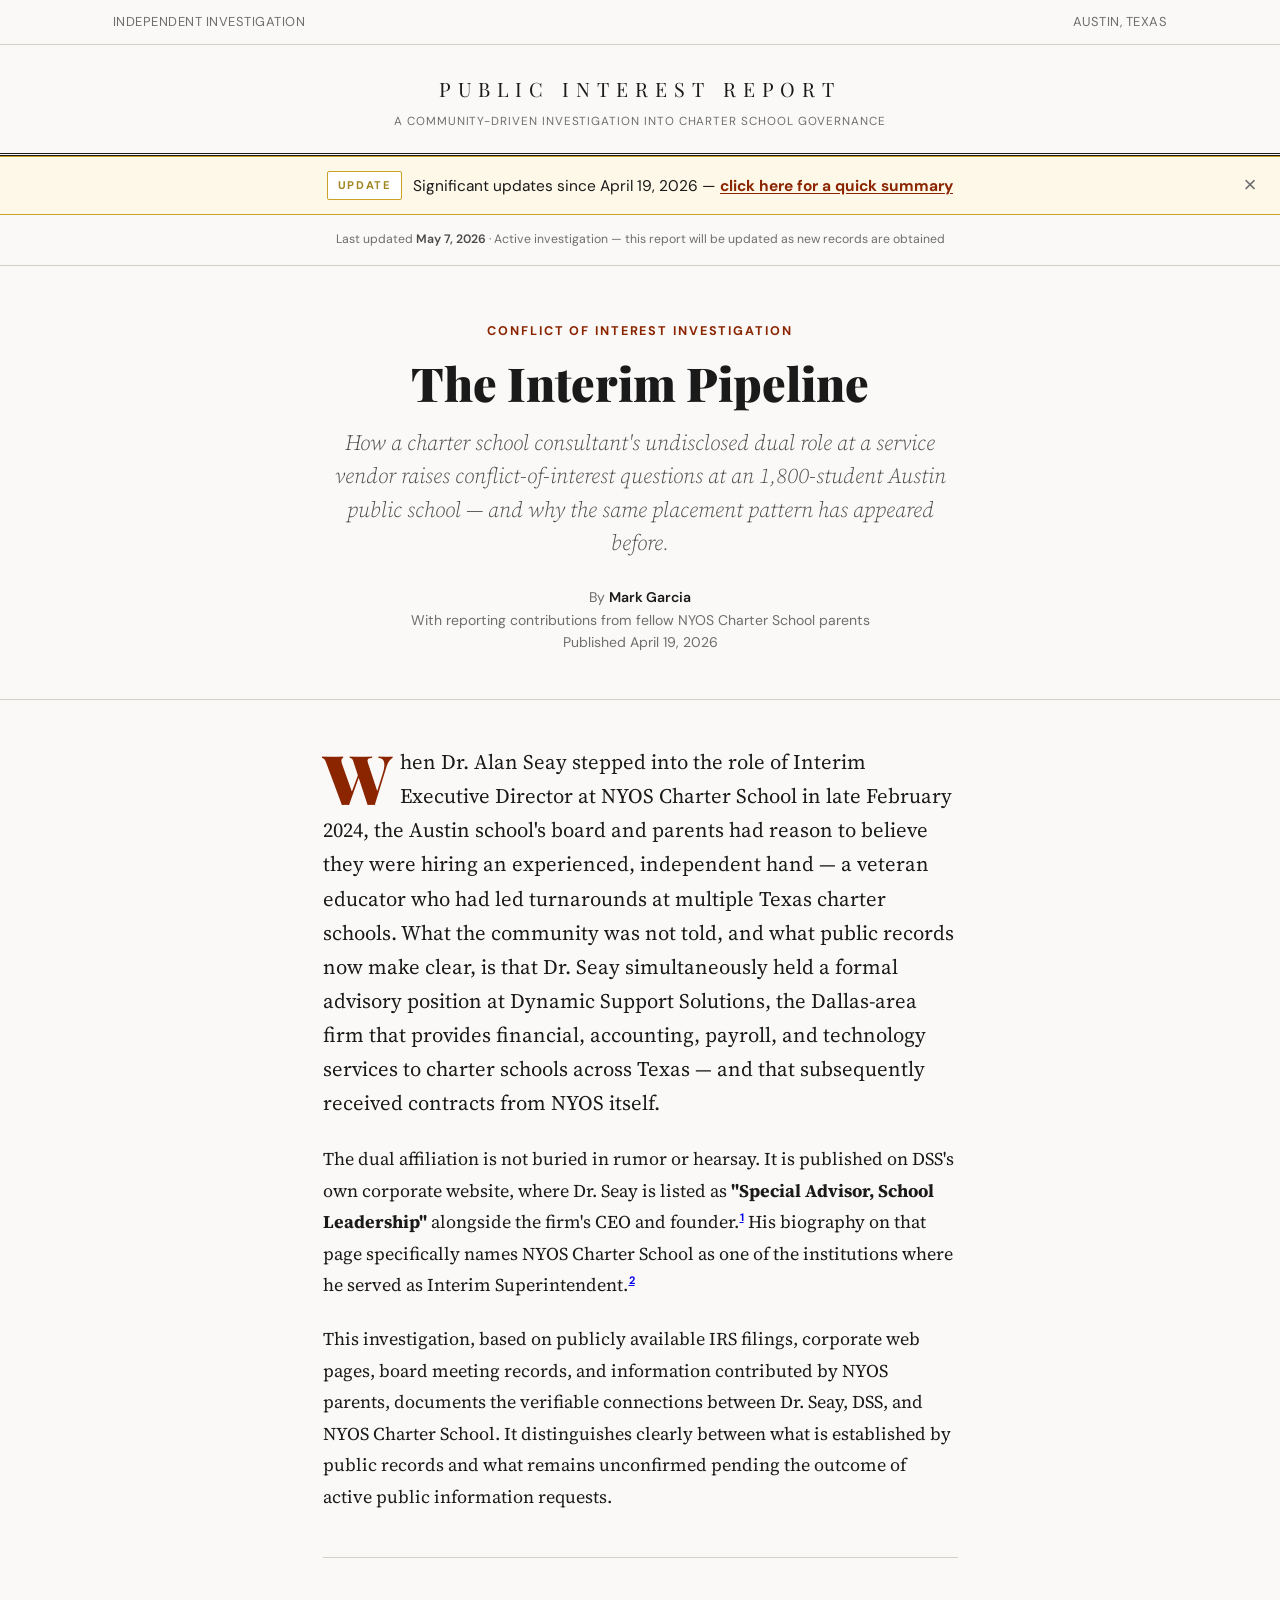
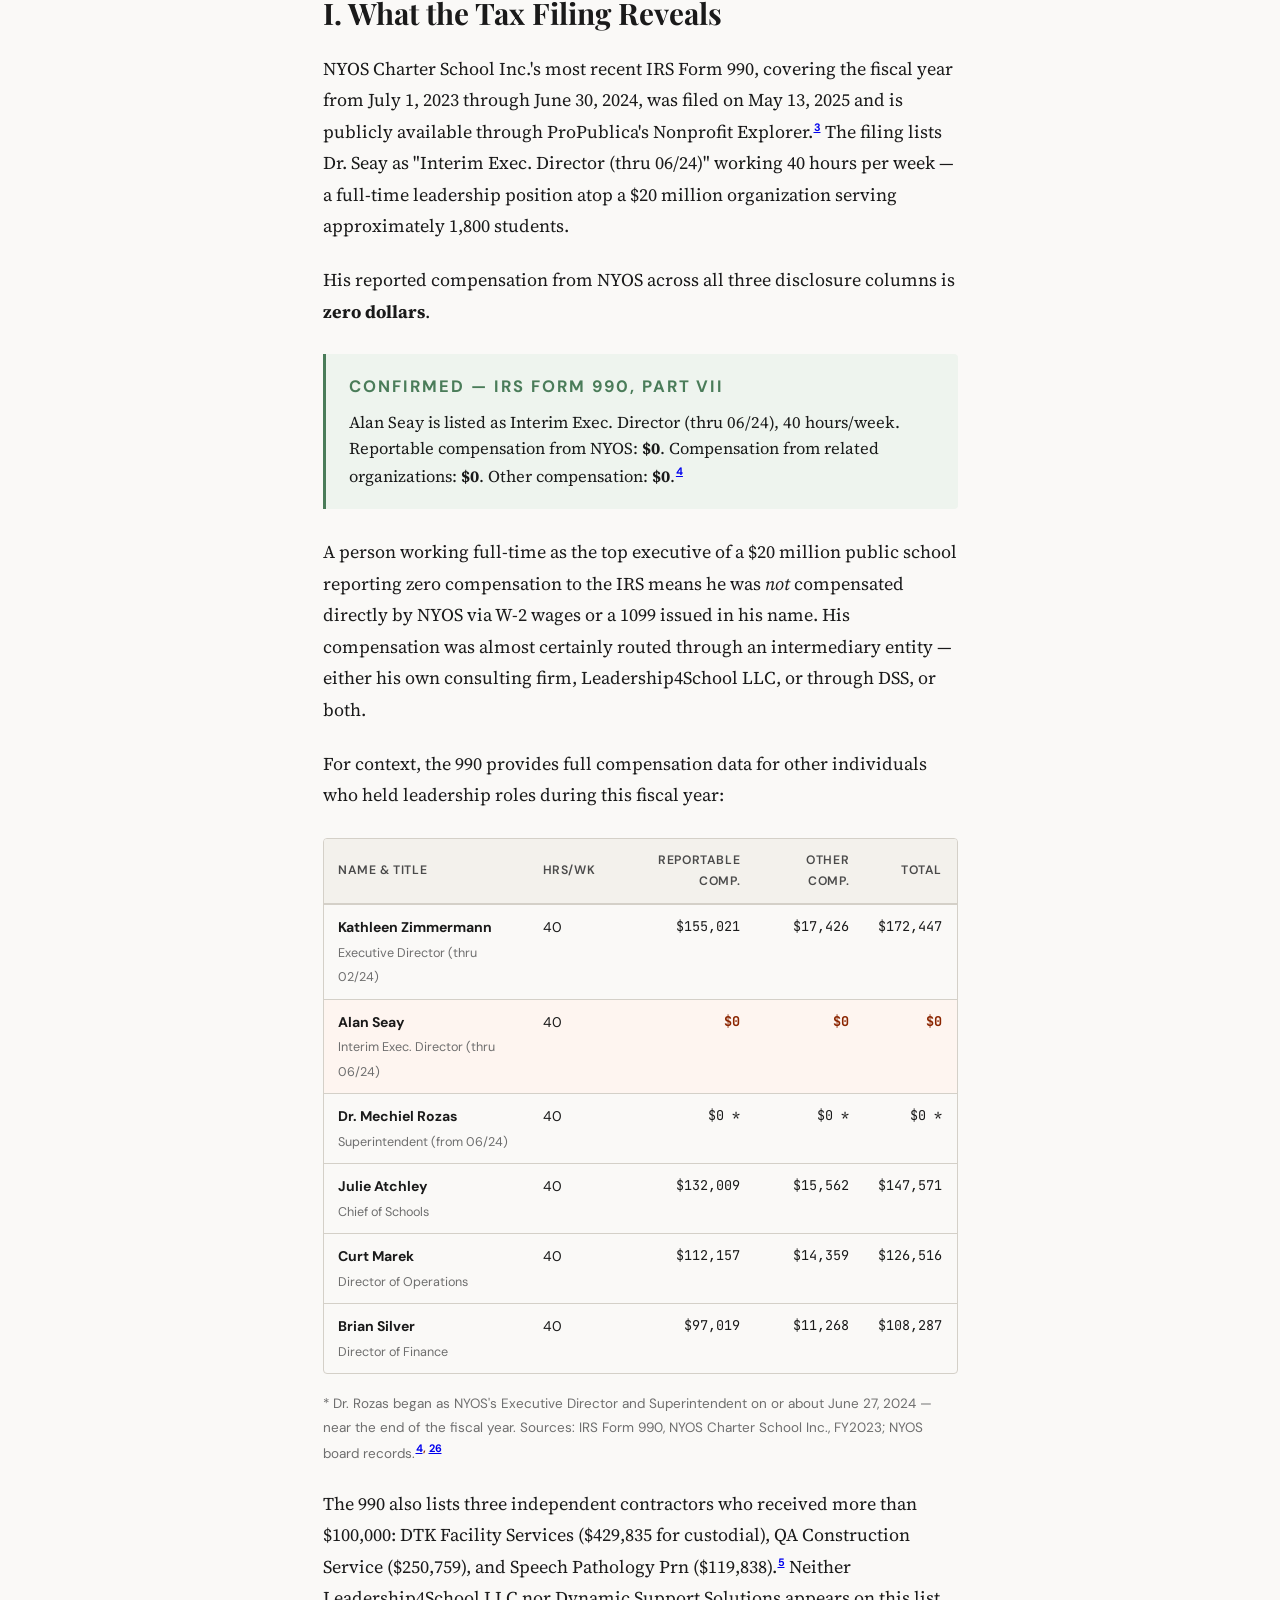
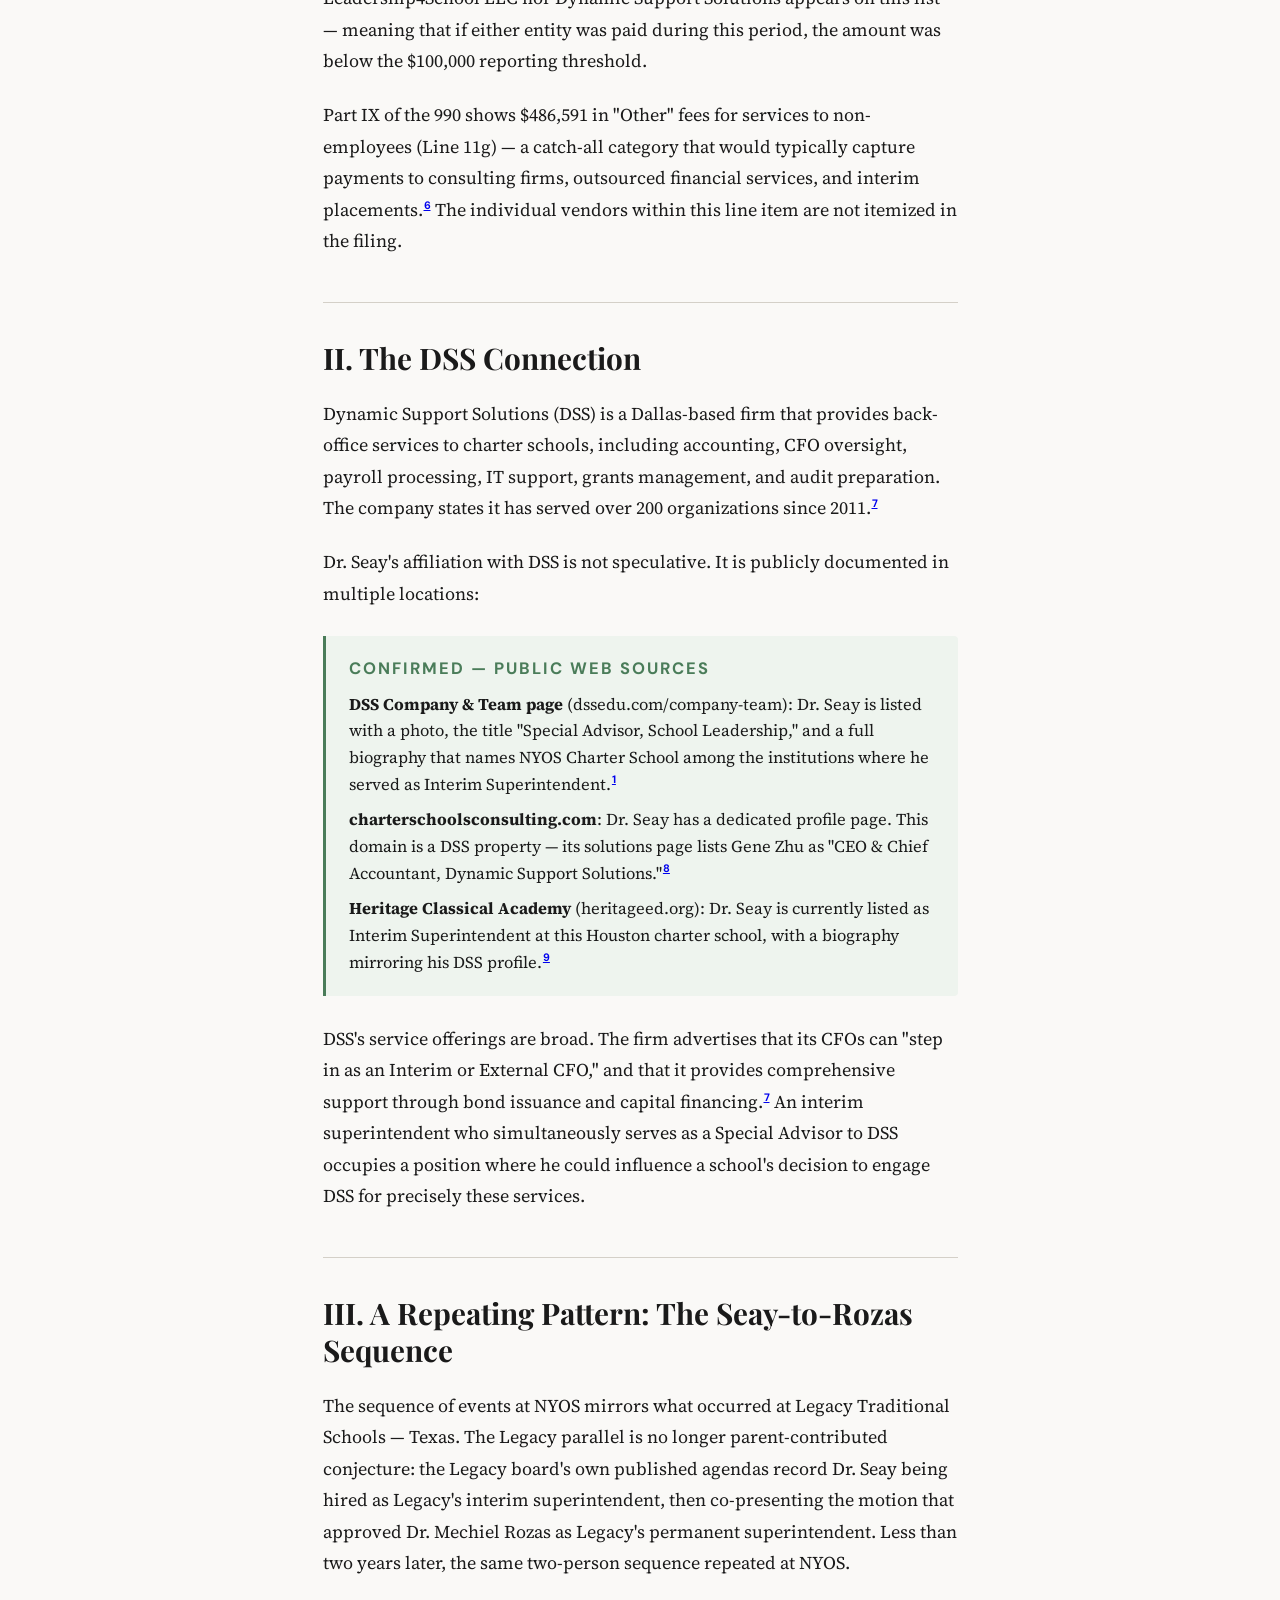
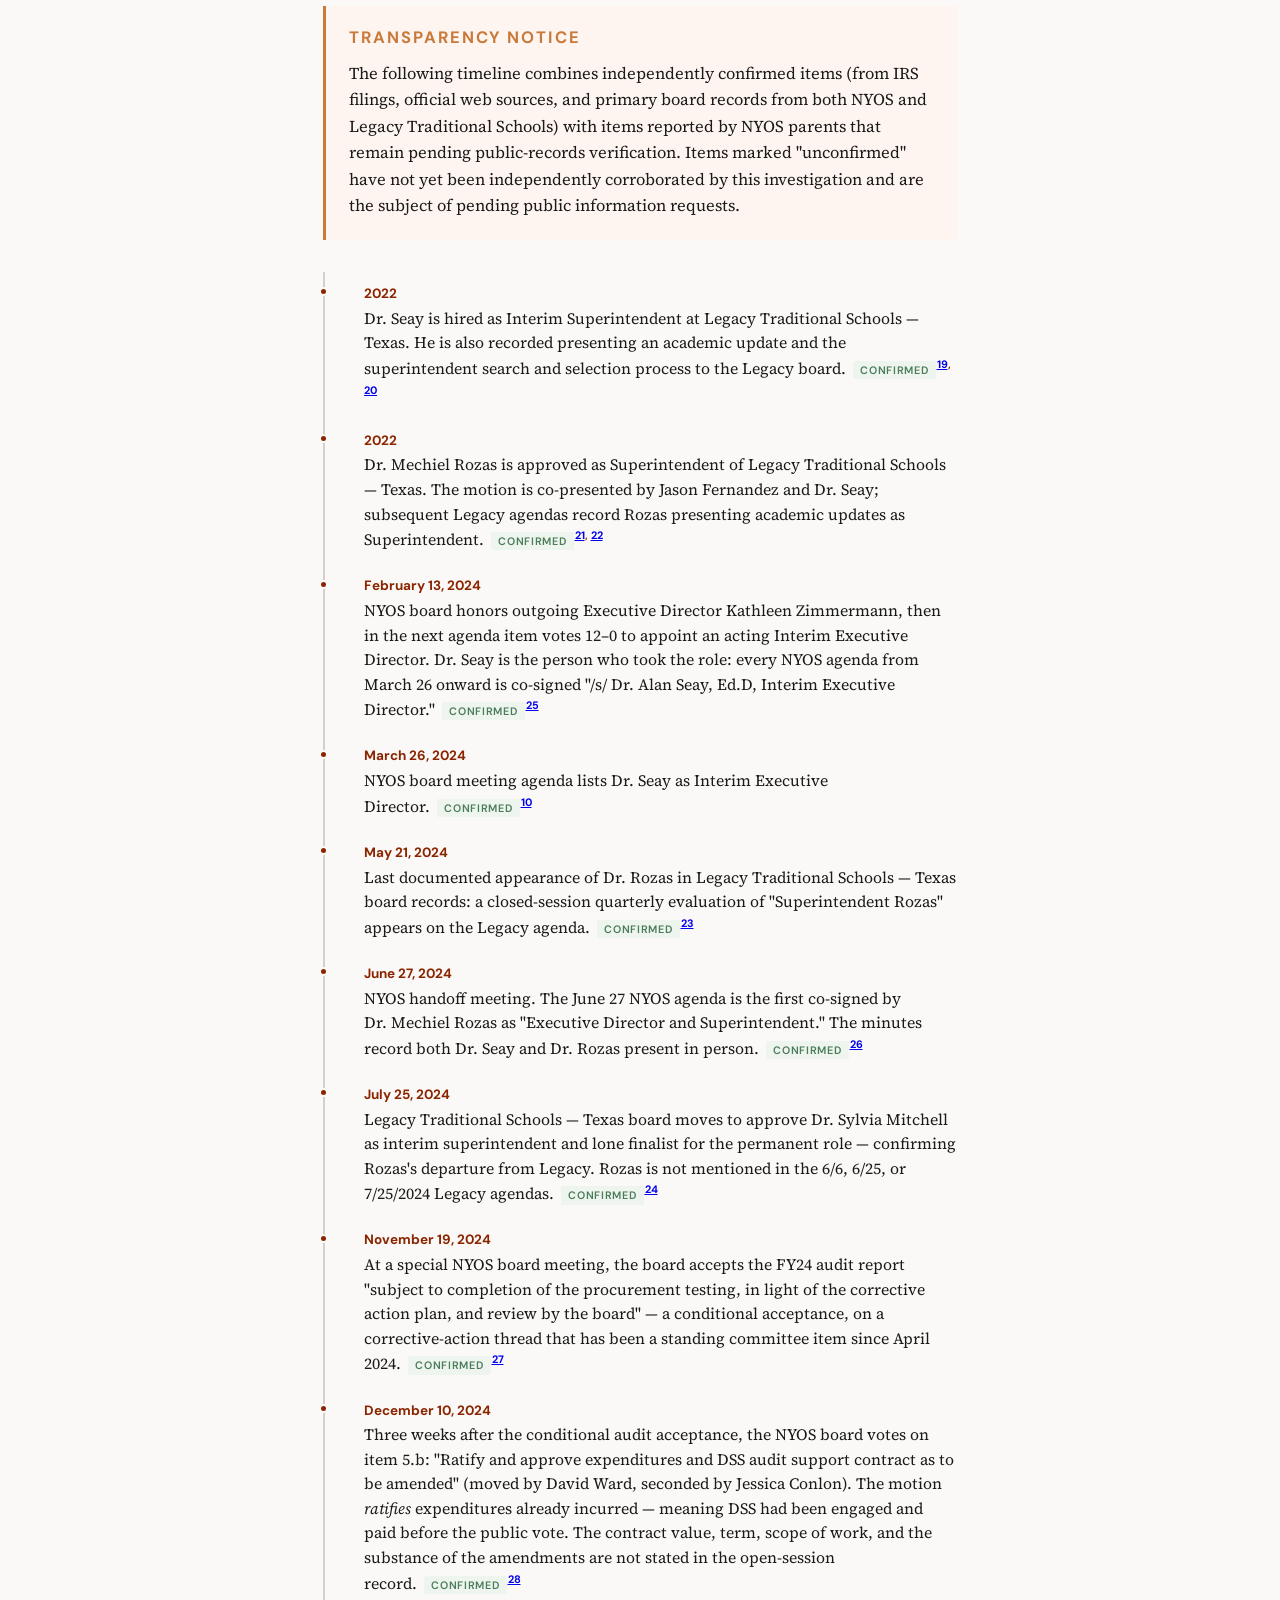
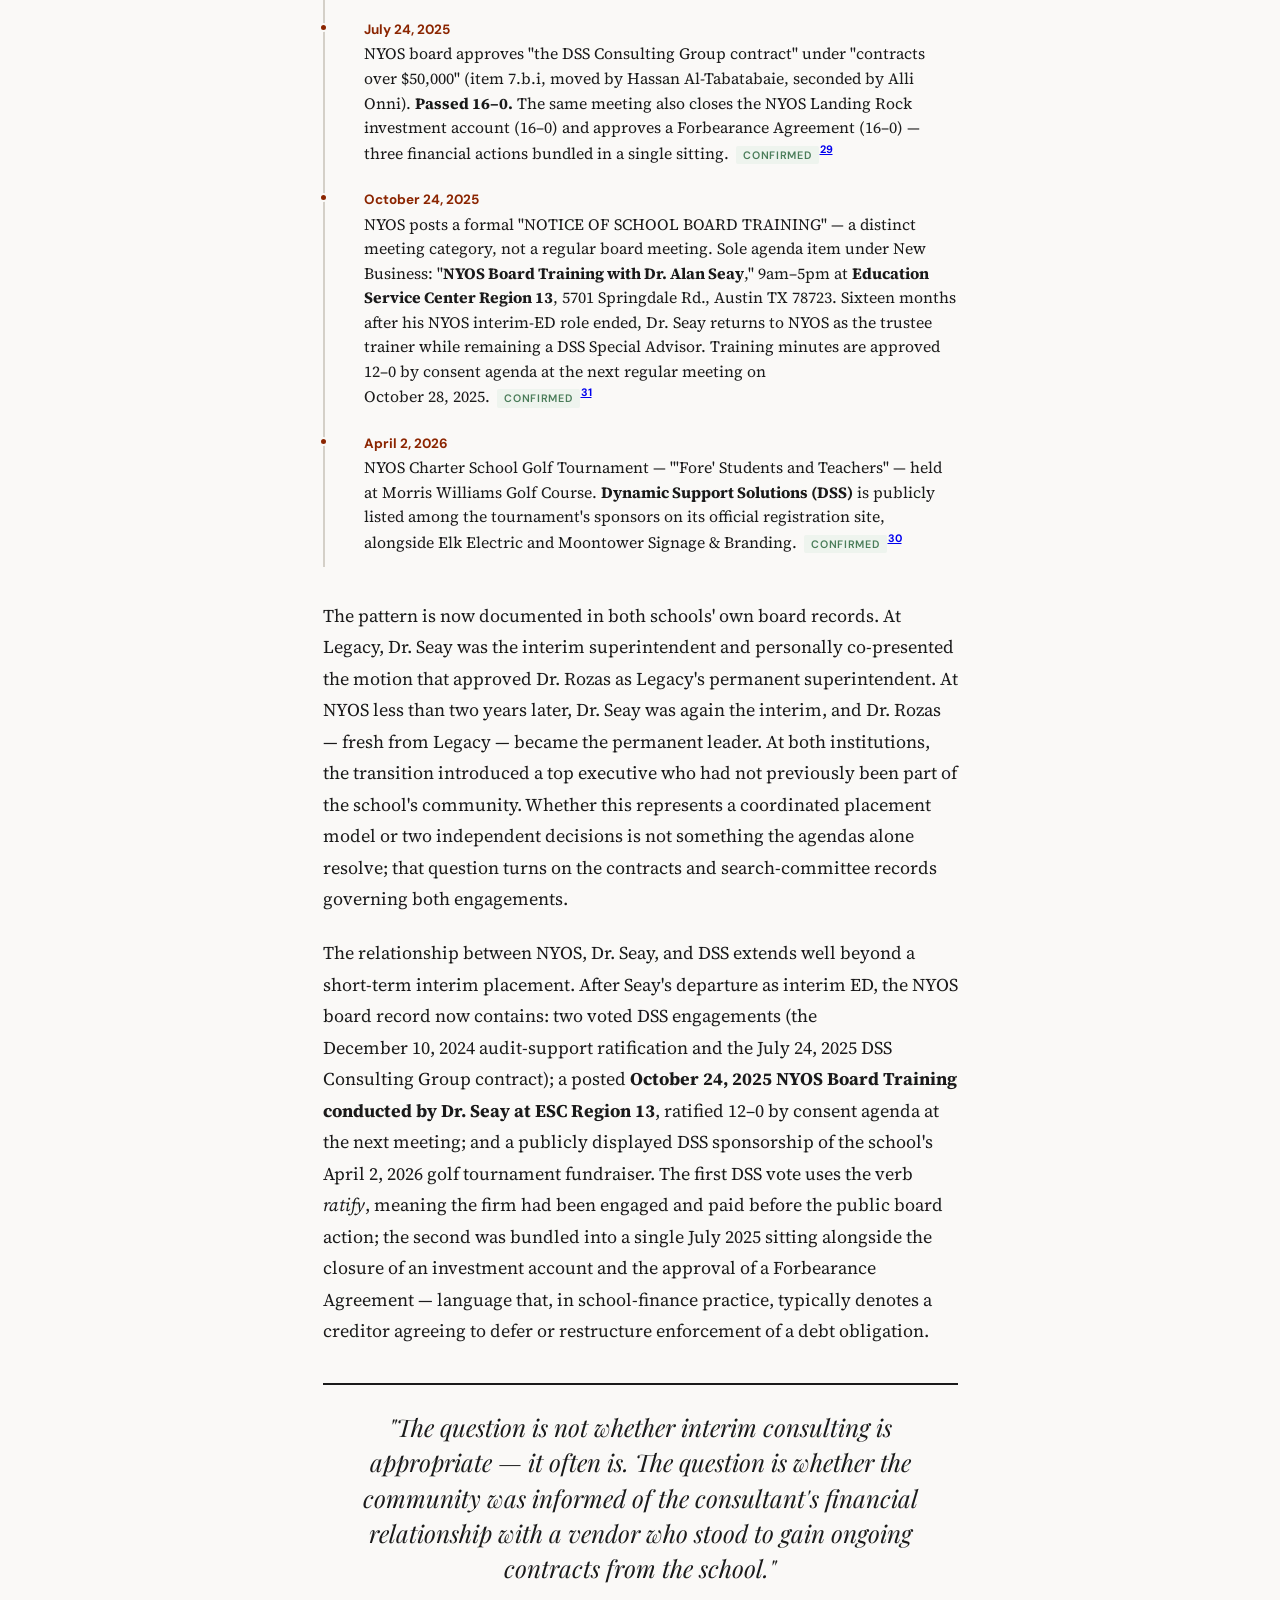
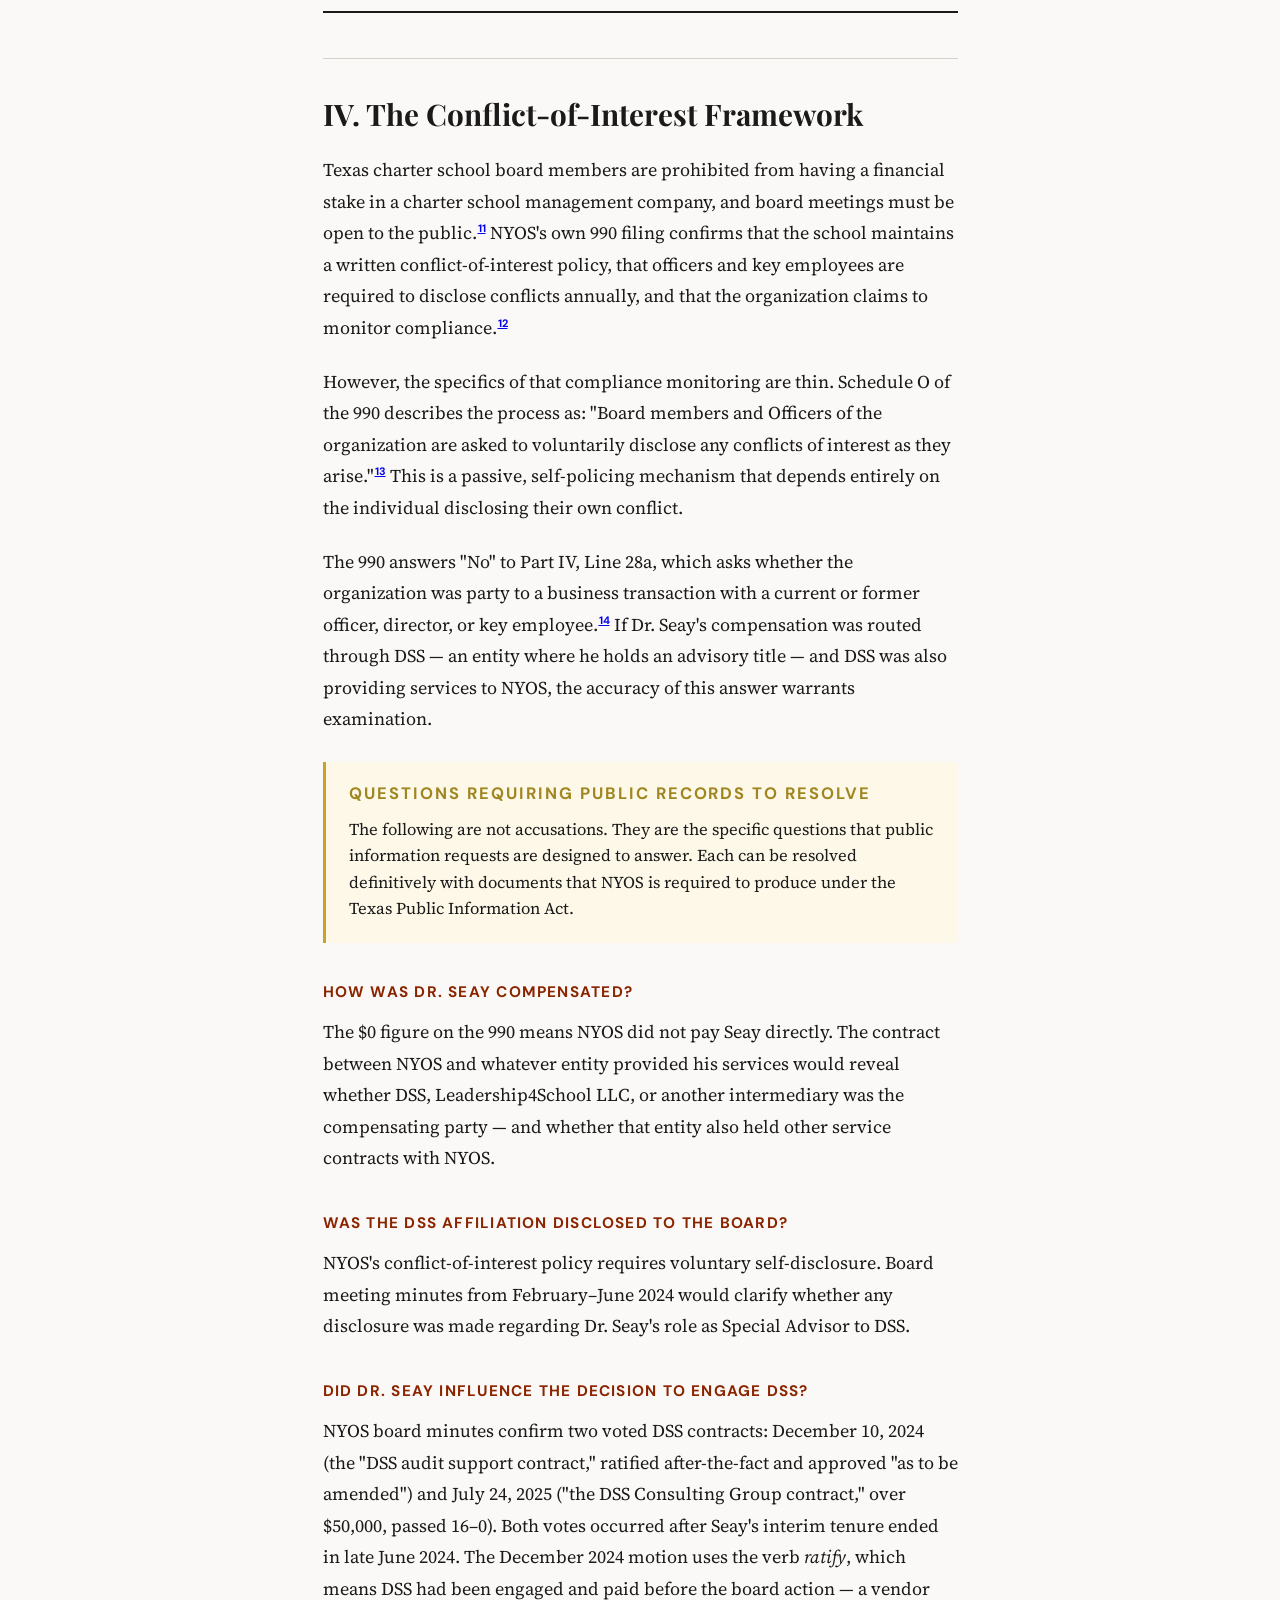
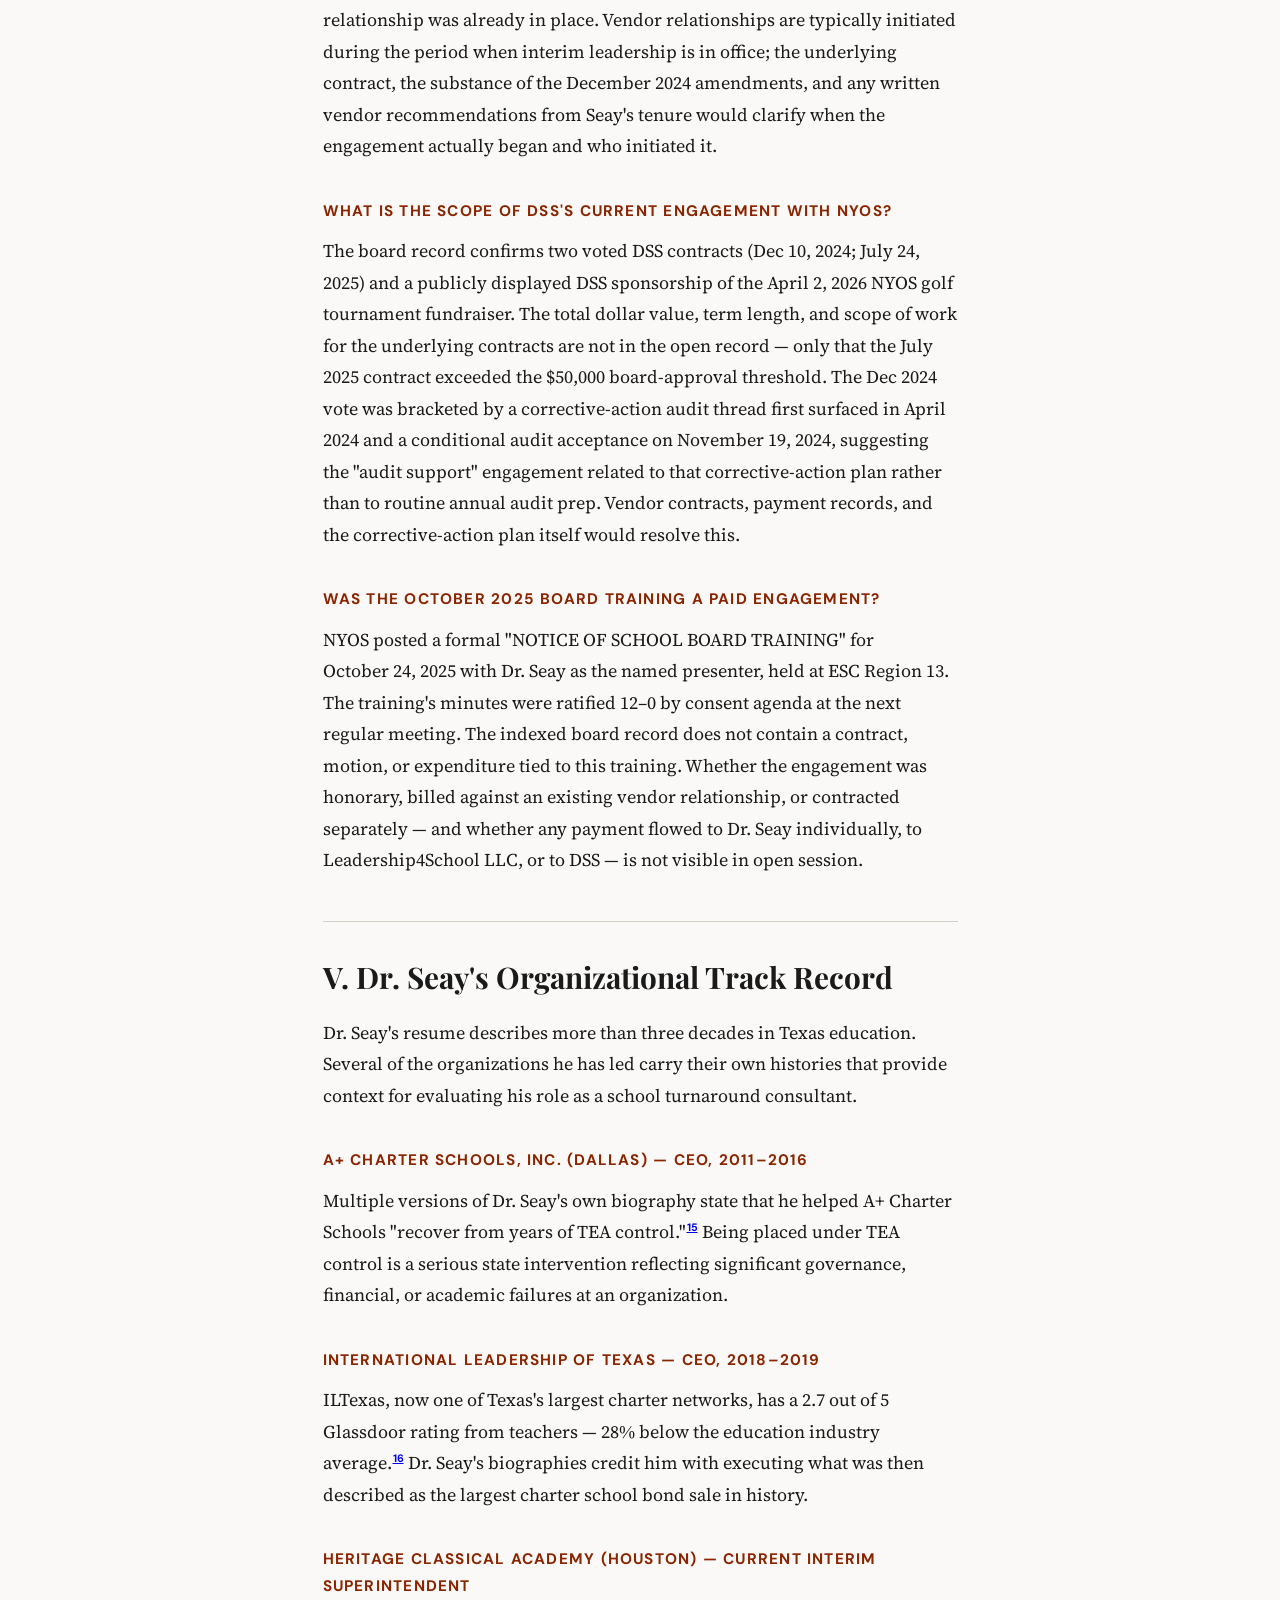
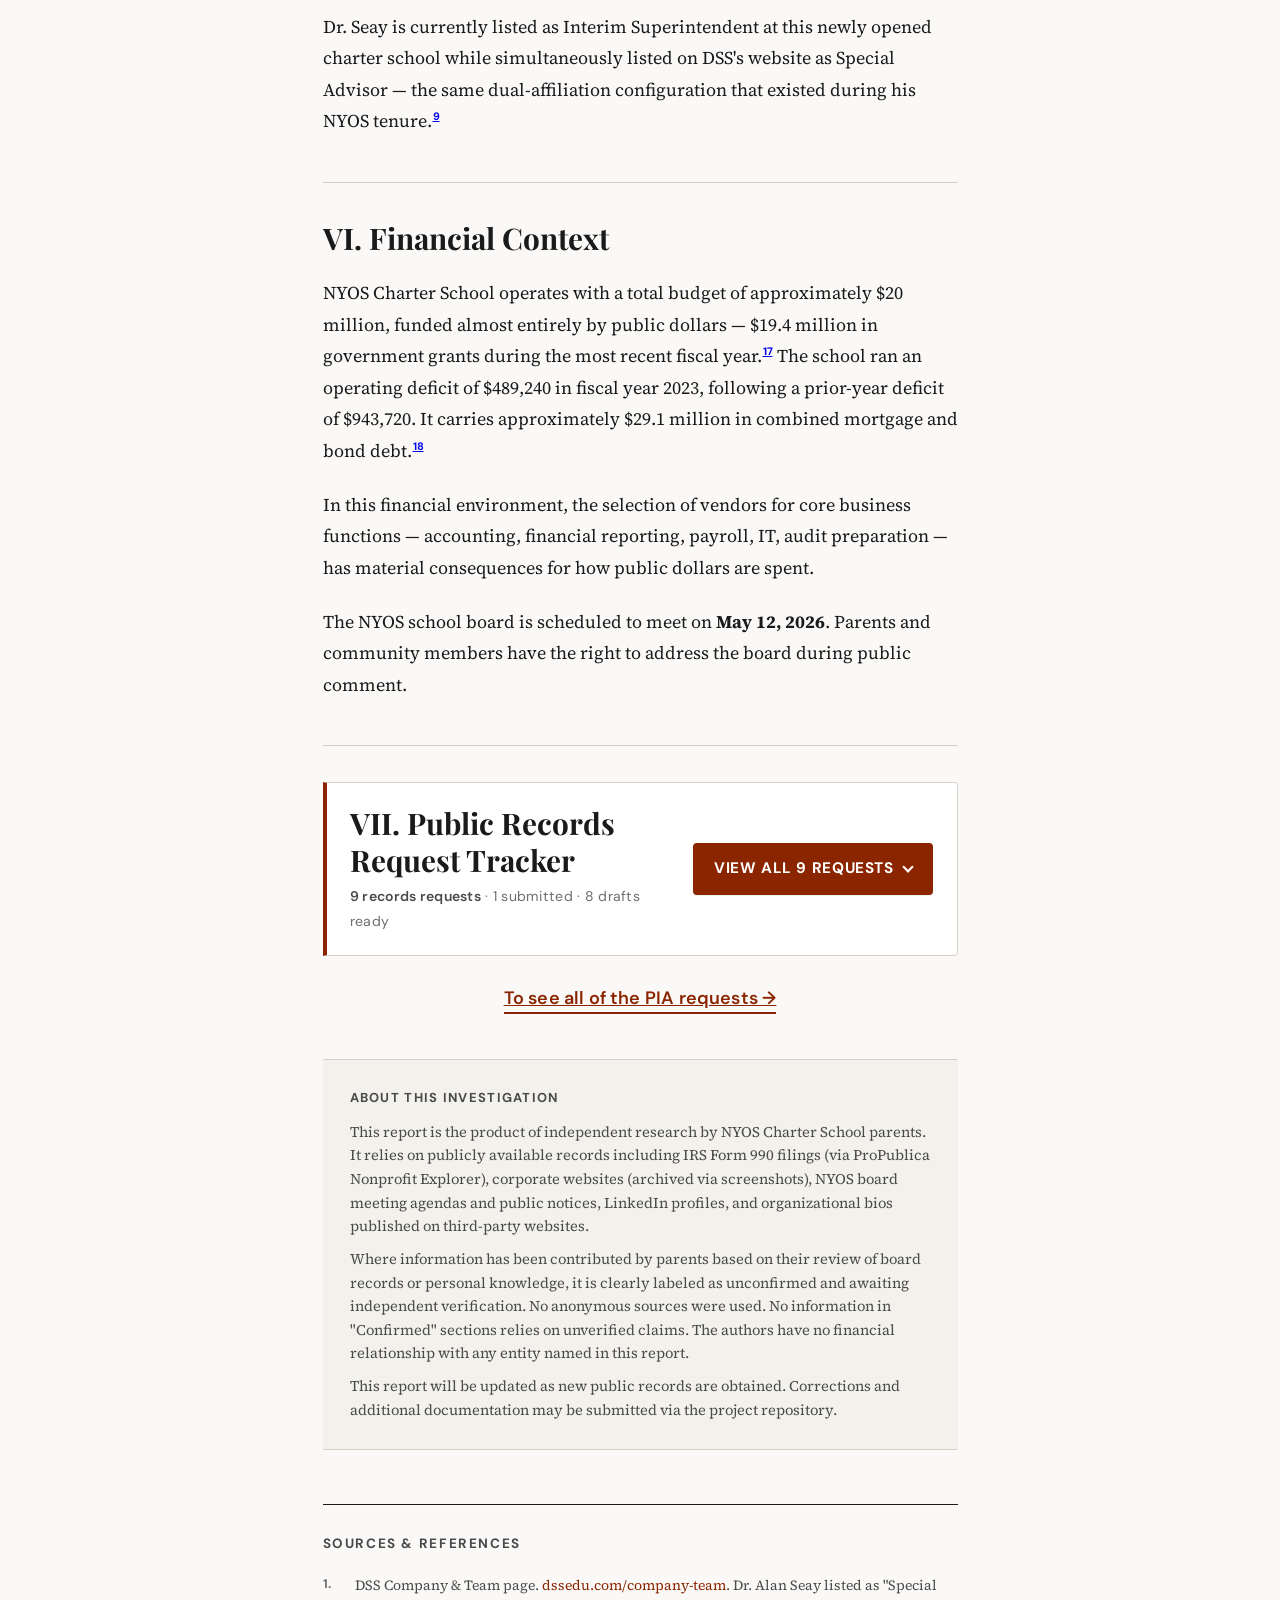
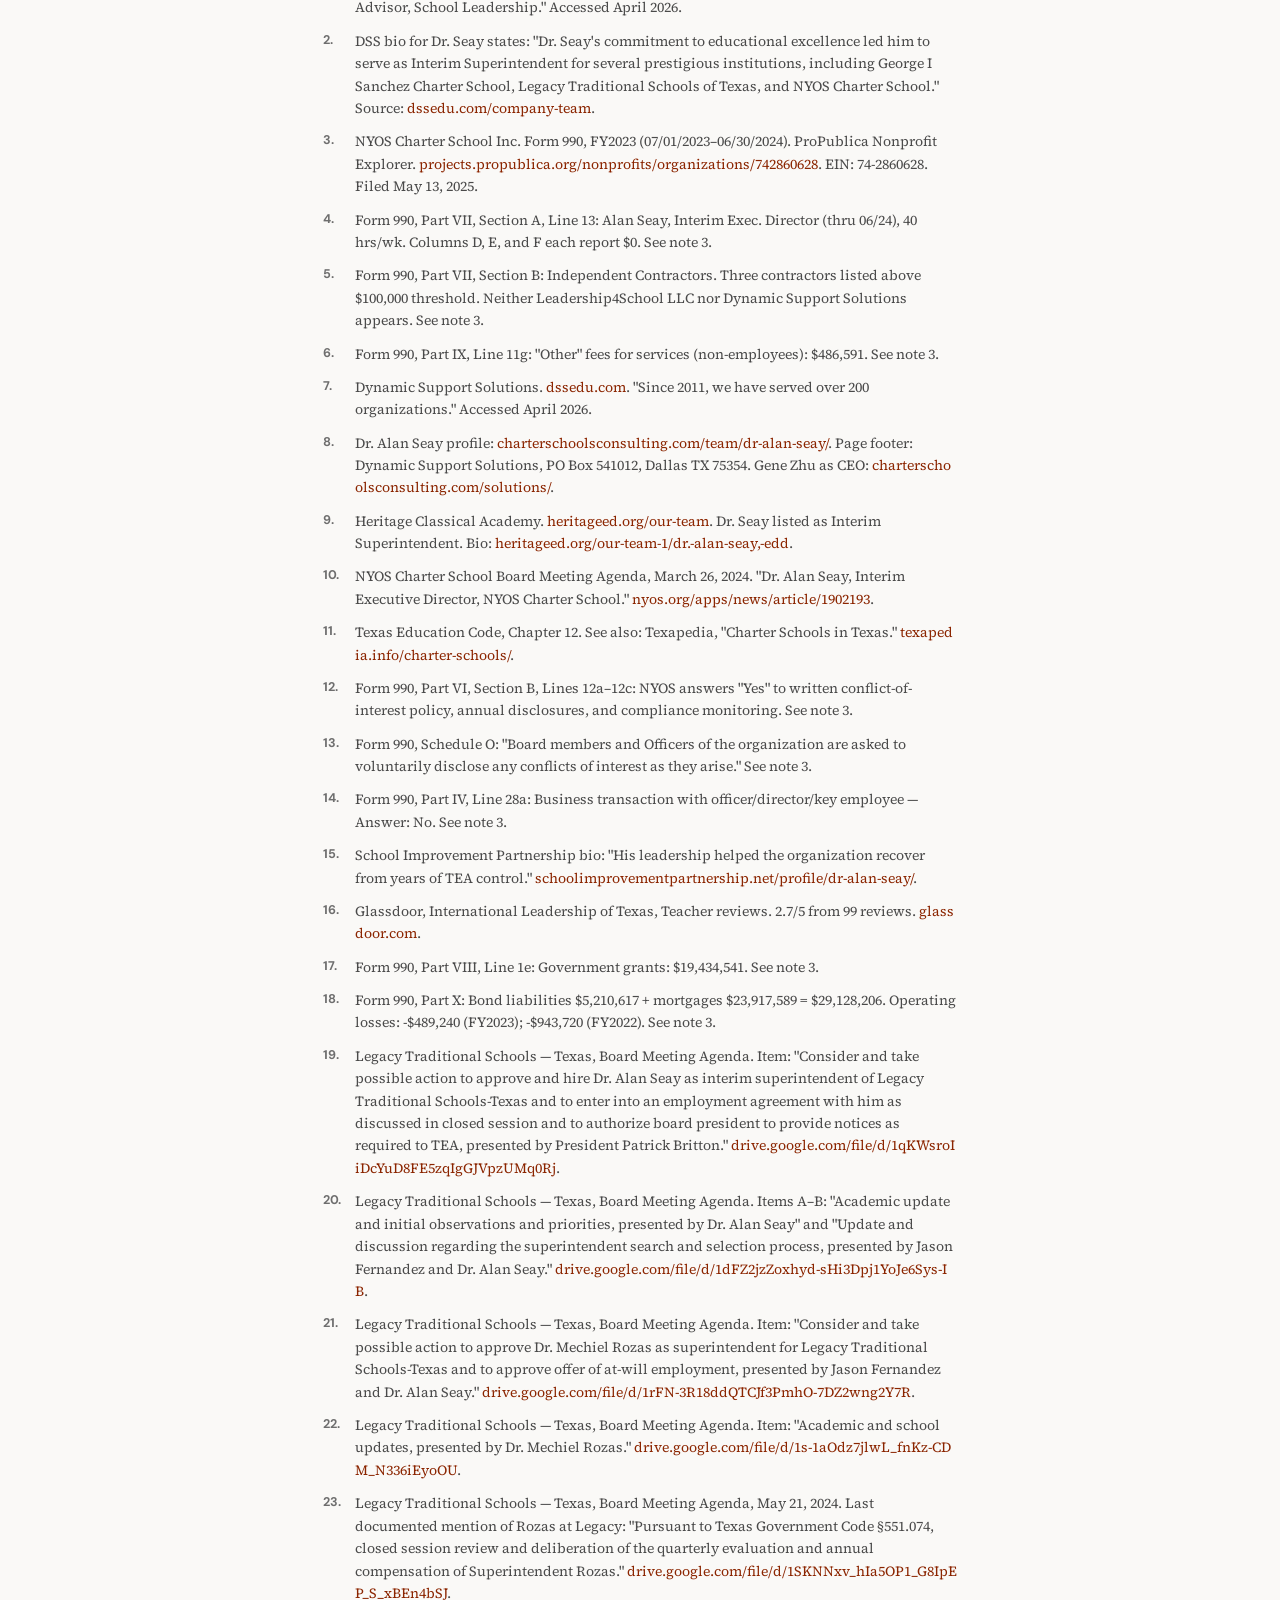
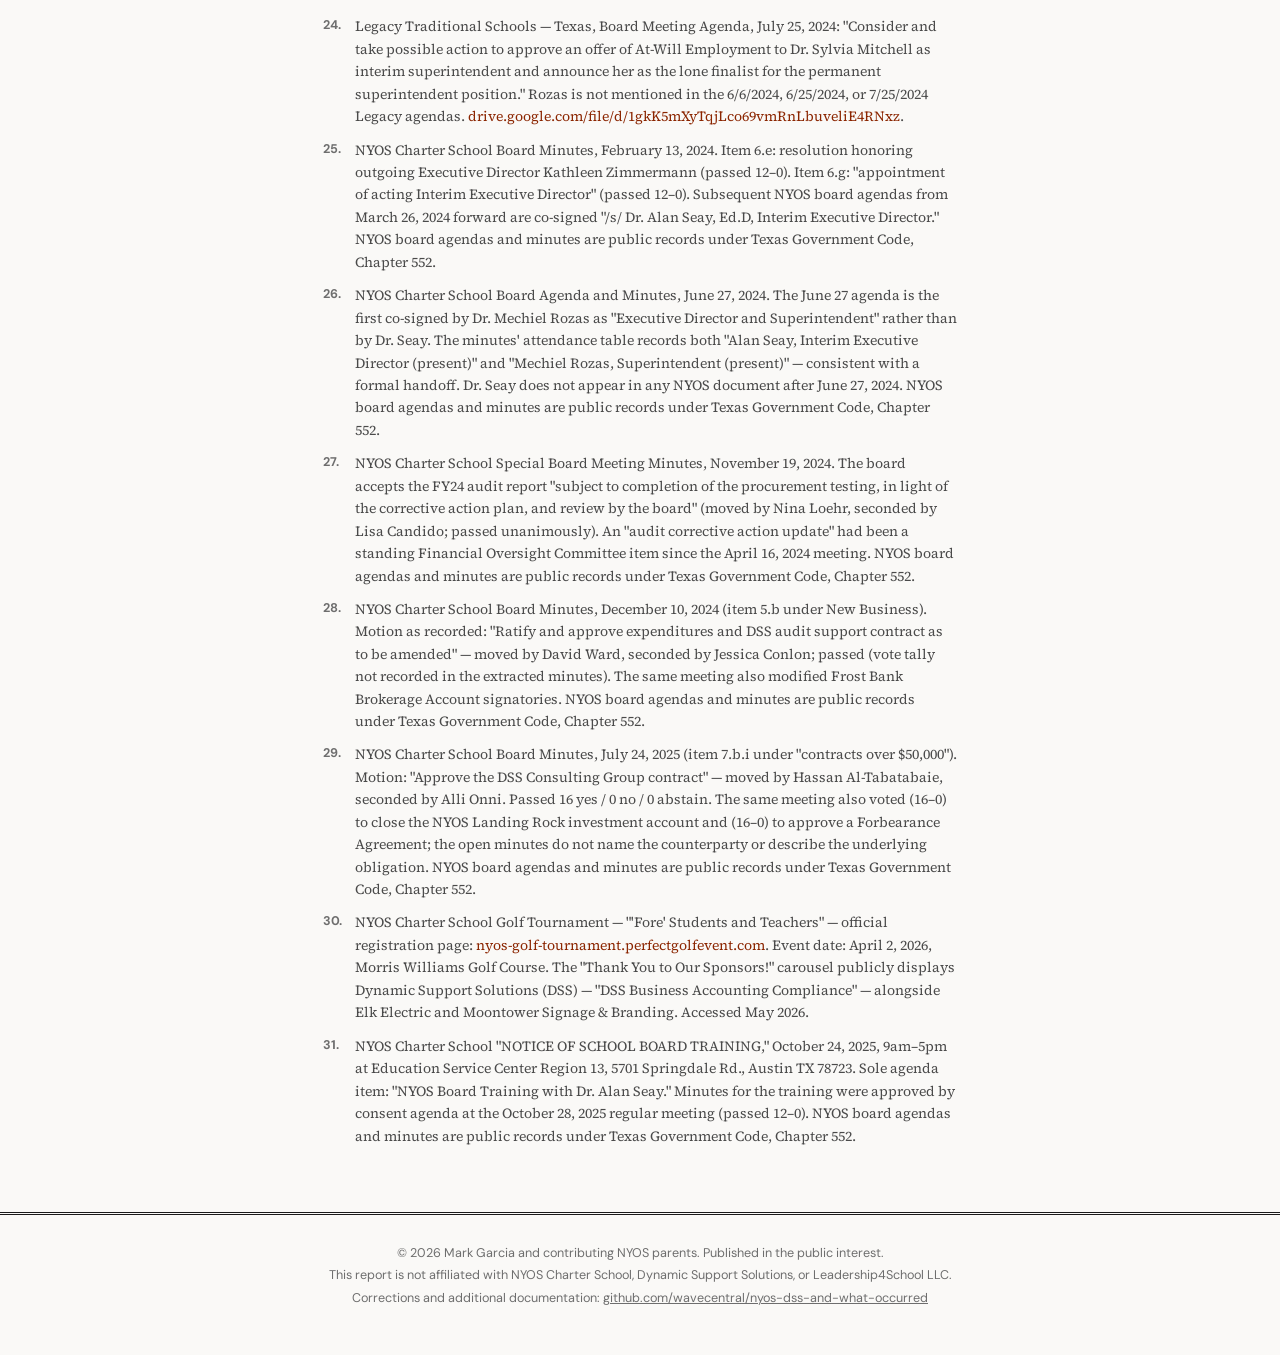
<file: index.html>
<!DOCTYPE html>
<html lang="en">
<head>
<meta charset="UTF-8">
<meta name="viewport" content="width=device-width, initial-scale=1.0">
<title>The Interim Pipeline — An Investigation into Undisclosed Ties at NYOS Charter School</title>
<meta name="description" content="An investigative report examining the undisclosed relationship between NYOS Charter School's interim executive director and Dynamic Support Solutions (DSS), the charter school services firm where he holds a formal advisory role.">
<meta property="og:title" content="The Interim Pipeline — Undisclosed Ties at NYOS Charter School">
<meta property="og:description" content="How a charter school consultant's dual role raises conflict-of-interest questions at a 1,800-student Austin school.">
<meta property="og:type" content="article">
<link rel="preconnect" href="https://fonts.googleapis.com">
<link rel="preconnect" href="https://fonts.gstatic.com" crossorigin>
<link href="https://fonts.googleapis.com/css2?family=Playfair+Display:ital,wght@0,400;0,700;0,900;1,400;1,700&family=Source+Serif+4:ital,opsz,wght@0,8..60,300;0,8..60,400;0,8..60,600;1,8..60,400&family=DM+Sans:ital,wght@0,400;0,500;0,600;0,700;1,400&family=JetBrains+Mono:wght@400;500&display=swap" rel="stylesheet">
<style>
:root{--ink:#1a1a1a;--ink-2:#4a4a4a;--ink-3:#6e6e6e;--paper:#faf9f7;--paper-warm:#f3f1ec;--rule:#d4d0c8;--rule-heavy:#1a1a1a;--accent:#8b2500;--accent-hover:#a83a14;--caution-bg:#fdf8e8;--caution-border:#c9a227;--confirmed-bg:#eef4ee;--confirmed-border:#4a7c59;--unconfirmed-bg:#fef5f0;--unconfirmed-border:#c97a3a;--display:'Playfair Display',Georgia,serif;--body:'Source Serif 4',Georgia,serif;--sans:'DM Sans',-apple-system,sans-serif;--mono:'JetBrains Mono','Courier New',monospace;--text-w:680px;--wide-w:920px;--full-w:1100px}*,*::before,*::after{box-sizing:border-box;margin:0;padding:0}html{font-size:17px;scroll-behavior:smooth}@media(min-width:768px){html{font-size:18px}}body{font-family:var(--body);color:var(--ink);background:var(--paper);line-height:1.75;-webkit-font-smoothing:antialiased;text-rendering:optimizeLegibility}::selection{background:rgba(139,37,0,.12)}.container{max-width:var(--text-w);margin:0 auto;padding:0 1.25rem}.container--wide{max-width:var(--wide-w)}.container--full{max-width:var(--full-w)}.topbar{border-bottom:1px solid var(--rule);padding:.6rem 0;font-family:var(--sans);font-size:.72rem;color:var(--ink-3);letter-spacing:.04em;text-transform:uppercase}.topbar .container{display:flex;justify-content:space-between;align-items:center;max-width:var(--full-w)}.masthead{text-align:center;padding:1.5rem 0 1.2rem;border-bottom:3px double var(--rule-heavy)}.masthead__title{font-family:var(--display);font-size:1.1rem;font-weight:400;letter-spacing:.35em;text-transform:uppercase;color:var(--ink)}.masthead__sub{font-family:var(--sans);font-size:.65rem;color:var(--ink-3);letter-spacing:.08em;text-transform:uppercase;margin-top:.25rem}.hero{padding:3rem 0 2.5rem;border-bottom:1px solid var(--rule);text-align:center}.hero__kicker{font-family:var(--sans);font-size:.7rem;font-weight:700;letter-spacing:.15em;text-transform:uppercase;color:var(--accent);margin-bottom:.75rem}.hero__headline{font-family:var(--display);font-size:2.6rem;font-weight:900;line-height:1.15;max-width:800px;margin:0 auto .9rem;color:var(--ink)}@media(max-width:600px){.hero__headline{font-size:1.8rem}}.hero__deck{font-family:var(--body);font-size:1.2rem;font-weight:300;line-height:1.55;color:var(--ink-2);max-width:620px;margin:0 auto 1.5rem;font-style:italic}.hero__byline{font-family:var(--sans);font-size:.78rem;color:var(--ink-3);line-height:1.6}.hero__byline strong{color:var(--ink);font-weight:600}article{padding:2.5rem 0 3rem}article p{margin-bottom:1.25rem}article p.lede{font-size:1.15rem;line-height:1.65;color:var(--ink)}article p.lede::first-letter{font-family:var(--display);font-size:3.8rem;float:left;line-height:.85;margin:.05em .12em 0 0;font-weight:900;color:var(--accent)}.section-rule{border:none;border-top:1px solid var(--rule);margin:2.5rem 0 2rem}h2.section-head{font-family:var(--display);font-size:1.65rem;font-weight:700;line-height:1.25;margin-bottom:1.2rem;color:var(--ink)}h3.sub-head{font-family:var(--sans);font-size:.85rem;font-weight:700;letter-spacing:.08em;text-transform:uppercase;color:var(--accent);margin-bottom:.6rem;margin-top:2rem}.evidence-box{border-left:3px solid var(--confirmed-border);background:var(--confirmed-bg);padding:1.1rem 1.3rem;margin:1.5rem 0;border-radius:0 4px 4px 0}.evidence-box--caution{border-left-color:var(--caution-border);background:var(--caution-bg)}.evidence-box--unconfirmed{border-left-color:var(--unconfirmed-border);background:var(--unconfirmed-bg)}.evidence-box__label{font-family:var(--sans);font-size:.65rem;font-weight:700;letter-spacing:.12em;text-transform:uppercase;margin-bottom:.4rem}.evidence-box__label--confirmed{color:var(--confirmed-border)}.evidence-box__label--caution{color:#a08620}.evidence-box__label--unconfirmed{color:var(--unconfirmed-border)}.evidence-box p{margin-bottom:.5rem;font-size:.92rem;line-height:1.6}.evidence-box p:last-child{margin-bottom:0}.pull-quote{border-top:2px solid var(--rule-heavy);border-bottom:2px solid var(--rule-heavy);padding:1.4rem 0;margin:2rem 0;text-align:center}.pull-quote p{font-family:var(--display);font-size:1.35rem;font-style:italic;line-height:1.45;color:var(--ink);max-width:560px;margin:0 auto}.timeline{margin:1.8rem 0;padding:0;list-style:none}.timeline li{position:relative;padding:.65rem 0 .65rem 2.2rem;border-left:2px solid var(--rule);font-size:.88rem;line-height:1.55}.timeline li::before{content:'';position:absolute;left:-5.5px;top:.85rem;width:9px;height:9px;border-radius:50%;background:var(--accent);border:2px solid var(--paper)}.timeline li.unconfirmed{opacity:.85}.timeline li.unconfirmed::before{background:var(--unconfirmed-border)}.timeline .tl-date{font-family:var(--sans);font-weight:700;font-size:.75rem;color:var(--accent);display:block;margin-bottom:.1rem}.timeline li.unconfirmed .tl-date{color:var(--unconfirmed-border)}.timeline .tl-tag{font-family:var(--sans);font-size:.6rem;font-weight:600;letter-spacing:.06em;text-transform:uppercase;padding:.12rem .4rem;border-radius:2px;margin-left:.4rem;vertical-align:middle}.tl-tag--confirmed{background:var(--confirmed-bg);color:var(--confirmed-border)}.tl-tag--unconfirmed{background:var(--unconfirmed-bg);color:var(--unconfirmed-border)}.comp-table-wrap{overflow-x:auto;margin:1.5rem 0;border:1px solid var(--rule);border-radius:4px}.comp-table{width:100%;border-collapse:collapse;font-family:var(--sans);font-size:.78rem}.comp-table thead{background:var(--paper-warm)}.comp-table th{padding:.6rem .8rem;text-align:left;font-weight:600;font-size:.68rem;letter-spacing:.05em;text-transform:uppercase;color:var(--ink-2);border-bottom:2px solid var(--rule)}.comp-table td{padding:.55rem .8rem;border-bottom:1px solid var(--rule);vertical-align:top}.comp-table tr:last-child td{border-bottom:none}.comp-table .highlight-row{background:#fef5f0}.comp-table .num{font-family:var(--mono);font-size:.75rem;text-align:right}.comp-table .zero{color:var(--accent);font-weight:700}.tracker{margin:1.5rem 0}.tracker-item{display:grid;grid-template-columns:1fr auto;gap:.5rem;align-items:start;padding:.75rem 1rem;border:1px solid var(--rule);border-radius:4px;margin-bottom:.5rem;background:#fff;font-size:.82rem;font-family:var(--sans)}.tracker-item__desc{line-height:1.5}.tracker-item__desc strong{font-weight:600}.tracker-status{font-size:.62rem;font-weight:700;letter-spacing:.06em;text-transform:uppercase;padding:.2rem .55rem;border-radius:3px;white-space:nowrap;line-height:1;margin-top:.15rem}.status--identified{background:#e8e6f0;color:#5a5278}.status--formulating{background:#fdf8e8;color:#8a7420}.status--submitted{background:#e0f0ff;color:#2a6fa8}.status--resubmitted{background:#fff0e0;color:#a86a2a}.status--received-awaiting{background:#e8f5e8;color:#3a7a3a}.status--received-delayed{background:#fce8e8;color:#a03030}.status--docs-received{background:#d5f0d5;color:#2a6a2a}.footnotes-section{border-top:1px solid var(--rule-heavy);margin-top:3rem;padding-top:1.5rem}.footnotes-section h2{font-family:var(--sans);font-size:.75rem;font-weight:700;letter-spacing:.12em;text-transform:uppercase;color:var(--ink-2);margin-bottom:1rem}.footnotes{list-style:none;counter-reset:fn}.footnotes li{counter-increment:fn;font-size:.78rem;line-height:1.6;margin-bottom:.6rem;padding-left:1.8rem;position:relative;color:var(--ink-2)}.footnotes li::before{content:counter(fn) ".";position:absolute;left:0;font-family:var(--sans);font-weight:700;font-size:.7rem;color:var(--ink-3)}.footnotes li a{color:var(--accent);text-decoration:none;border-bottom:1px solid transparent;word-break:break-all}.footnotes li a:hover{border-bottom-color:var(--accent)}sup.fn-ref{font-family:var(--sans);font-size:.6rem;font-weight:700;color:var(--accent);cursor:pointer;text-decoration:none;margin-left:1px}sup.fn-ref:hover{text-decoration:underline}.methodology{background:var(--paper-warm);border-top:1px solid var(--rule);border-bottom:1px solid var(--rule);padding:1.5rem;margin:2rem 0;border-radius:2px}.methodology h3{font-family:var(--sans);font-size:.72rem;font-weight:700;letter-spacing:.1em;text-transform:uppercase;color:var(--ink-2);margin-bottom:.6rem}.methodology p{font-size:.82rem;line-height:1.6;color:var(--ink-2);margin-bottom:.5rem}.methodology p:last-child{margin-bottom:0}.site-footer{border-top:3px double var(--rule-heavy);padding:1.5rem 0 2.5rem;text-align:center;font-family:var(--sans);font-size:.7rem;color:var(--ink-3);line-height:1.8}.site-footer a{color:var(--ink-3)}.progress-bar{position:fixed;top:0;left:0;width:0;height:3px;background:var(--accent);z-index:1000;transition:width .1s linear}.last-updated{font-family:var(--sans);font-size:.68rem;color:var(--ink-3);text-align:center;padding:.8rem 0;border-bottom:1px solid var(--rule)}.last-updated time{font-weight:600;color:var(--ink-2)}@media print{.progress-bar,.topbar{display:none}body{font-size:11pt}.hero__headline{font-size:24pt}}
.update-banner{position:relative;background:var(--caution-bg);border-top:1px solid var(--caution-border);border-bottom:1px solid var(--caution-border);padding:.75rem 0;font-family:var(--sans)}.update-banner__inner{display:flex;align-items:center;gap:.6rem;justify-content:center;flex-wrap:wrap;padding:0 3rem}.update-banner__label{font-size:.62rem;font-weight:700;letter-spacing:.14em;text-transform:uppercase;color:#a08620;background:#fff;padding:.22rem .55rem;border:1px solid var(--caution-border);border-radius:2px;flex-shrink:0}.update-banner__text{font-size:.86rem;color:var(--ink);line-height:1.55}.update-banner__cta{background:none;border:none;font:inherit;font-weight:700;color:var(--accent);cursor:pointer;text-decoration:underline;padding:0;text-underline-offset:2px}.update-banner__cta:hover{color:var(--accent-hover)}.update-banner__close{position:absolute;right:.85rem;top:50%;transform:translateY(-50%);background:none;border:none;font-size:1.25rem;line-height:1;color:var(--ink-3);cursor:pointer;padding:.25rem .45rem;border-radius:2px}.update-banner__close:hover{color:var(--ink);background:rgba(0,0,0,.05)}.legend{font-family:var(--sans);font-size:.74rem;color:var(--ink-2);margin:1.5rem 0 1rem;padding:.85rem 1rem;background:#fff;border:1px solid var(--rule);border-radius:3px}.legend strong{color:var(--ink);font-weight:600;font-family:var(--sans);letter-spacing:.04em;text-transform:uppercase;font-size:.66rem;display:block;margin-bottom:.4rem}.legend ul{list-style:none;padding:0;margin:0;display:grid;grid-template-columns:repeat(auto-fit,minmax(220px,1fr));gap:.3rem .8rem}.legend li{display:flex;align-items:center;gap:.4rem;line-height:1.4}.legend .pill{display:inline-block;font-size:.6rem;font-weight:700;letter-spacing:.06em;text-transform:uppercase;padding:.18rem .45rem;border-radius:3px;line-height:1;flex-shrink:0;font-family:var(--sans)}.requests{margin:1rem 0 2rem}.request{position:relative;border:1px solid var(--rule);border-left:4px solid var(--accent);background:#fff;padding:1.4rem 1.4rem 1.5rem;margin-bottom:1.3rem;border-radius:0 4px 4px 0}.request--keystone{background:#fffaf8;border-left-width:5px}.request__head{display:flex;align-items:flex-start;gap:.85rem;margin-bottom:.85rem;padding-bottom:.85rem;border-bottom:1px solid var(--rule);flex-wrap:wrap}.request__num{font-family:var(--mono);font-weight:500;font-size:1.7rem;color:var(--accent);line-height:1;flex-shrink:0;padding-top:.05rem;letter-spacing:-.02em}.request__title-wrap{flex:1;min-width:0}.request__keystone-tag{display:inline-block;font-family:var(--sans);font-size:.58rem;font-weight:700;letter-spacing:.14em;text-transform:uppercase;color:var(--accent);background:#fff;border:1px solid var(--accent);padding:.18rem .5rem;border-radius:2px;margin-bottom:.45rem}.request__title{font-family:var(--display);font-size:1.18rem;font-weight:700;line-height:1.28;margin-bottom:.25rem;color:var(--ink)}.request__sub{font-family:var(--sans);font-size:.74rem;color:var(--ink-3);letter-spacing:.04em;line-height:1.45}.request__status{flex-shrink:0;align-self:flex-start;margin-top:.25rem;font-size:.62rem;font-weight:700;letter-spacing:.06em;text-transform:uppercase;padding:.22rem .55rem;border-radius:3px;line-height:1;white-space:nowrap;font-family:var(--sans)}.request__body{font-size:.92rem;line-height:1.6}.request__body p{margin-bottom:.75rem}.request__section{margin:.95rem 0 0}.request__section-head{font-family:var(--sans);font-size:.66rem;font-weight:700;letter-spacing:.1em;text-transform:uppercase;color:var(--ink-3);margin-bottom:.4rem}.request__list{margin:0 0 0 1.05rem;padding:0;font-size:.88rem;line-height:1.55;color:var(--ink-2)}.request__list li{margin-bottom:.3rem}.request__list strong{color:var(--ink);font-weight:600}.request__meta{font-family:var(--sans);font-size:.78rem;color:var(--ink-2);background:var(--paper-warm);padding:.55rem .8rem;border-radius:3px;margin-top:.7rem;line-height:1.5}.request__meta strong{color:var(--ink-3);font-weight:600;font-size:.66rem;letter-spacing:.08em;text-transform:uppercase;display:block;margin-bottom:.18rem}.request__why{border-left:3px solid var(--confirmed-border);background:var(--confirmed-bg);padding:.7rem .95rem;font-size:.85rem;line-height:1.55;color:var(--ink-2);margin-top:.85rem;border-radius:0 3px 3px 0}.request__why strong{color:var(--confirmed-border);font-weight:600;font-family:var(--sans);font-size:.66rem;letter-spacing:.1em;text-transform:uppercase;display:block;margin-bottom:.25rem}.request__filed{border-left:3px solid #2a6fa8;background:#e0f0ff;padding:.7rem .95rem;font-size:.85rem;line-height:1.55;color:var(--ink-2);margin-top:.7rem;border-radius:0 3px 3px 0}.request__filed strong{color:#2a6fa8;font-weight:700;font-family:var(--sans);font-size:.66rem;letter-spacing:.1em;text-transform:uppercase;display:block;margin-bottom:.25rem}.request__filed a{color:#2a6fa8;font-weight:600;text-decoration:none;border-bottom:1px solid transparent;transition:border-color .15s ease}.request__filed a:hover{border-bottom-color:#2a6fa8}.callout{border-left:3px solid var(--caution-border);background:var(--caution-bg);padding:1rem 1.2rem;margin:1.6rem 0;border-radius:0 4px 4px 0}.callout__label{font-family:var(--sans);font-size:.66rem;font-weight:700;letter-spacing:.12em;text-transform:uppercase;color:#a08620;margin-bottom:.4rem}.callout p{font-size:.9rem;line-height:1.6;margin-bottom:.5rem}.callout p:last-child{margin-bottom:0}.summary-table-wrap{overflow-x:auto;margin:1.4rem 0 1.5rem;border:1px solid var(--rule);border-radius:4px}.summary-table{width:100%;border-collapse:collapse;font-family:var(--sans);font-size:.76rem}.summary-table thead{background:var(--paper-warm)}.summary-table th{padding:.55rem .7rem;text-align:left;font-weight:600;font-size:.64rem;letter-spacing:.05em;text-transform:uppercase;color:var(--ink-2);border-bottom:2px solid var(--rule)}.summary-table td{padding:.5rem .7rem;border-bottom:1px solid var(--rule);vertical-align:top}.summary-table tr:last-child td{border-bottom:none}.summary-table .num{font-family:var(--mono);font-weight:500;color:var(--accent)}.summary-table a{color:var(--accent);text-decoration:none;border-bottom:1px dotted var(--accent)}.summary-table a:hover{border-bottom-style:solid}.tracker-aside{font-family:var(--sans);font-size:.82rem;color:var(--ink-2);background:#fff;border:1px solid var(--rule);border-left:3px solid var(--accent);padding:.85rem 1.05rem;margin:1.5rem 0;border-radius:0 3px 3px 0;line-height:1.55}.tracker-aside a{color:var(--accent);font-weight:600;text-decoration:none;border-bottom:1px solid transparent;transition:border-color .15s ease}.tracker-aside a:hover{border-bottom-color:var(--accent)}
.request__actions{display:flex;gap:.85rem 1.1rem;align-items:center;flex-wrap:wrap;margin-top:.95rem}
.request__cta{display:inline-flex;align-items:center;gap:.55rem;background:var(--accent);color:#fff;font-family:var(--sans);font-weight:700;font-size:.82rem;padding:.65rem 1.1rem;border-radius:4px;letter-spacing:.02em;text-decoration:none;border-bottom:1px solid transparent;transition:background .15s ease,transform .12s ease;box-shadow:0 1px 0 rgba(0,0,0,.06)}
.request__cta:hover{background:var(--accent-hover);color:#fff;border-bottom-color:transparent;transform:translateY(-1px)}
.request__cta .icon{display:inline-flex;line-height:1}
.request__folder{display:inline-flex;align-items:center;gap:.4rem;font-family:var(--sans);font-size:.8rem;color:var(--ink-2);font-weight:500;border-bottom:1px solid transparent}
.request__folder:hover{color:var(--accent);border-bottom-color:var(--accent)}
.request__folder .icon{color:var(--ink-3);display:inline-flex}
details.pia-section{border:1px solid var(--rule);border-left:4px solid var(--accent);border-radius:0 4px 4px 0;background:#fff;margin:2rem 0 1.5rem;overflow:hidden}
details.pia-section>summary{list-style:none;cursor:pointer;padding:1.15rem 1.3rem;display:flex;align-items:center;justify-content:space-between;gap:1.2rem;flex-wrap:wrap;position:relative;outline:none;background:#fff;border-bottom:1px solid transparent;transition:border-color .2s ease,background-color .15s ease}
details.pia-section>summary:hover{background:var(--paper)}
details.pia-section>summary::-webkit-details-marker{display:none}
details.pia-section[open]>summary{border-bottom-color:var(--rule)}
.pia-section__lead{flex:1;min-width:0;display:flex;flex-direction:column;gap:.32rem}
.pia-section__head{margin:0 !important;font-size:1.45rem;border:none !important;line-height:1.2}
.pia-section__hint{font-family:var(--sans);font-size:.78rem;color:var(--ink-3);letter-spacing:.02em}
.pia-section__count{font-weight:600;color:var(--ink-2)}
.pia-section__cta{display:inline-flex;align-items:center;gap:.6rem;background:var(--accent);color:#fff;font-family:var(--sans);font-weight:700;font-size:.85rem;letter-spacing:.04em;text-transform:uppercase;padding:.7rem 1.15rem;border-radius:4px;flex-shrink:0;white-space:nowrap;box-shadow:0 1px 0 rgba(0,0,0,.06);transition:background .15s ease,transform .12s ease}
details.pia-section>summary:hover .pia-section__cta{background:var(--accent-hover);transform:translateY(-1px)}
.pia-section__cta-arrow{display:inline-block;width:8px;height:8px;border-right:2px solid currentColor;border-bottom:2px solid currentColor;transform:translateY(-2px) rotate(45deg);transition:transform .25s ease}
details.pia-section[open]>summary .pia-section__cta-arrow{transform:translateY(2px) rotate(-135deg)}
details.pia-section:not([open])>summary .pia-section__cta-label::before{content:'View all 9 requests'}
details.pia-section[open]>summary .pia-section__cta-label::before{content:'Collapse tracker'}
.pia-section__body{padding:1.6rem 1.3rem 1.4rem}
@media(max-width:600px){.pia-section__head{font-size:1.2rem}.pia-section__hint{font-size:.7rem}.pia-section__cta{font-size:.78rem;padding:.6rem 1rem;width:100%;justify-content:center}}
.pia-page-link{text-align:center;margin:1.5rem 0 2.5rem;font-family:var(--sans);font-size:1rem;font-weight:600;letter-spacing:.01em}
.pia-page-link a{color:var(--accent);border-bottom:2px solid var(--accent);padding-bottom:2px;transition:color .15s ease,border-color .15s ease}
.pia-page-link a:hover{color:var(--accent-hover);border-bottom-color:var(--accent-hover)}
details.request>summary{list-style:none;cursor:pointer;outline:none;padding-right:28px;position:relative}
details.request>summary::-webkit-details-marker{display:none}
details.request>summary.request__head{margin-bottom:0;padding-bottom:.85rem;border-bottom:1px solid transparent;transition:border-color .2s ease}
details.request[open]>summary.request__head{border-bottom-color:var(--rule);margin-bottom:.85rem}
details.request>summary::after{content:'';position:absolute;right:.4rem;top:50%;width:8px;height:8px;border-right:1.6px solid var(--ink-3);border-bottom:1.6px solid var(--ink-3);transform:translateY(-70%) rotate(45deg);transition:transform .25s ease}
details.request[open]>summary::after{transform:translateY(-30%) rotate(-135deg);border-color:var(--accent)}
details.request>summary:hover::after{border-color:var(--accent)}.update-banner.is-hidden{display:none}.modal{position:fixed;inset:0;z-index:2000;display:none;align-items:flex-start;justify-content:center;padding:2.2rem 1rem;overflow-y:auto}.modal.is-open{display:flex}.modal__backdrop{position:fixed;inset:0;background:rgba(26,26,26,.65);cursor:pointer}.modal__panel{position:relative;background:var(--paper);max-width:720px;width:100%;border-radius:4px;box-shadow:0 24px 60px rgba(0,0,0,.45);padding:2.4rem 2rem 2.1rem;margin:auto}.modal__close{position:absolute;top:.55rem;right:.85rem;background:none;border:none;font-size:1.7rem;line-height:1;color:var(--ink-3);cursor:pointer;padding:.15rem .45rem;border-radius:2px}.modal__close:hover{color:var(--ink);background:rgba(0,0,0,.05)}.modal__kicker{font-family:var(--sans);font-size:.7rem;font-weight:700;letter-spacing:.15em;text-transform:uppercase;color:var(--accent);margin-bottom:.45rem}.modal__title{font-family:var(--display);font-size:1.85rem;font-weight:900;line-height:1.18;color:var(--ink);margin-bottom:.5rem}.modal__deck{font-family:var(--body);font-size:1rem;line-height:1.55;color:var(--ink-2);font-style:italic;margin-bottom:1.4rem;padding-bottom:1rem;border-bottom:1px solid var(--rule)}.modal__section{margin-bottom:1.35rem}.modal__section:last-child{margin-bottom:0}.modal__section-head{font-family:var(--sans);font-size:.78rem;font-weight:700;letter-spacing:.08em;text-transform:uppercase;color:var(--accent);margin-bottom:.6rem}.modal__list{padding-left:1.15rem;font-size:.92rem;line-height:1.55;color:var(--ink)}.modal__list li{margin-bottom:.6rem}.modal__list li:last-child{margin-bottom:0}.modal__list em{color:var(--ink-2)}@media(max-width:600px){.modal__panel{padding:1.7rem 1.3rem 1.4rem}.modal__title{font-size:1.45rem}.update-banner__inner{padding:0 2.6rem 0 1rem;justify-content:flex-start}.update-banner__text{font-size:.82rem}}@media print{.update-banner,.modal{display:none!important}}</style>
<script type="text/javascript">
    (function(c,l,a,r,i,t,y){
        c[a]=c[a]||function(){(c[a].q=c[a].q||[]).push(arguments)};
        t=l.createElement(r);t.async=1;t.src="https://www.clarity.ms/tag/"+i;
        y=l.getElementsByTagName(r)[0];y.parentNode.insertBefore(t,y);
    })(window, document, "clarity", "script", "wnk9fpk31j");
</script>
</head>
<body>
<div class="progress-bar" id="progressBar"></div>
<div class="topbar"><div class="container container--full"><span>Independent Investigation</span><span>Austin, Texas</span></div></div>
<header class="masthead"><div class="container"><h1 class="masthead__title">Public Interest Report</h1><p class="masthead__sub">A Community-Driven Investigation into Charter School Governance</p></div></header>
<aside class="update-banner" id="updateBanner" role="region" aria-label="Report update notice">
<div class="container container--full update-banner__inner">
<span class="update-banner__label">Update</span>
<span class="update-banner__text">Significant updates since April&nbsp;19,&nbsp;2026 — <button type="button" class="update-banner__cta" id="openUpdateModal">click here for a quick summary</button></span>
</div>
<button type="button" class="update-banner__close" id="dismissUpdateBanner" aria-label="Dismiss update notice">&times;</button>
</aside>
<div class="last-updated"><div class="container">Last updated <time datetime="2026-05-07">May 7, 2026</time> · Active investigation — this report will be updated as new records are obtained</div></div>

<section class="hero"><div class="container container--wide">
<p class="hero__kicker">Conflict of Interest Investigation</p>
<h2 class="hero__headline">The Interim Pipeline</h2>
<p class="hero__deck">How a charter school consultant's undisclosed dual role at a service vendor raises conflict-of-interest questions at an 1,800-student Austin public school — and why the same placement pattern has appeared before.</p>
<div class="hero__byline">By <strong>Mark Garcia</strong><br>With reporting contributions from fellow NYOS Charter School parents<br>Published April 19, 2026</div>
</div></section>

<article><div class="container">

<p class="lede">When Dr. Alan Seay stepped into the role of Interim Executive Director at NYOS Charter School in late February 2024, the Austin school's board and parents had reason to believe they were hiring an experienced, independent hand — a veteran educator who had led turnarounds at multiple Texas charter schools. What the community was not told, and what public records now make clear, is that Dr.&nbsp;Seay simultaneously held a formal advisory position at Dynamic Support Solutions, the Dallas-area firm that provides financial, accounting, payroll, and technology services to charter schools across Texas — and that subsequently received contracts from NYOS itself.</p>

<p>The dual affiliation is not buried in rumor or hearsay. It is published on DSS's own corporate website, where Dr.&nbsp;Seay is listed as <strong>"Special Advisor, School Leadership"</strong> alongside the firm's CEO and founder.<sup class="fn-ref"><a href="#fn1">1</a></sup> His biography on that page specifically names NYOS Charter School as one of the institutions where he served as Interim Superintendent.<sup class="fn-ref"><a href="#fn2">2</a></sup></p>

<p>This investigation, based on publicly available IRS filings, corporate web pages, board meeting records, and information contributed by NYOS parents, documents the verifiable connections between Dr.&nbsp;Seay, DSS, and NYOS Charter School. It distinguishes clearly between what is established by public records and what remains unconfirmed pending the outcome of active public information requests.</p>

<hr class="section-rule">
<h2 class="section-head">I. What the Tax Filing Reveals</h2>

<p>NYOS Charter School Inc.'s most recent IRS Form 990, covering the fiscal year from July 1, 2023 through June 30, 2024, was filed on May 13, 2025 and is publicly available through ProPublica's Nonprofit Explorer.<sup class="fn-ref"><a href="#fn3">3</a></sup> The filing lists Dr.&nbsp;Seay as "Interim Exec. Director (thru 06/24)" working 40 hours per week — a full-time leadership position atop a $20&nbsp;million organization serving approximately 1,800 students.</p>

<p>His reported compensation from NYOS across all three disclosure columns is <strong>zero dollars</strong>.</p>

<div class="evidence-box">
<p class="evidence-box__label evidence-box__label--confirmed">Confirmed — IRS Form 990, Part VII</p>
<p>Alan Seay is listed as Interim Exec. Director (thru 06/24), 40 hours/week. Reportable compensation from NYOS: <strong>$0</strong>. Compensation from related organizations: <strong>$0</strong>. Other compensation: <strong>$0</strong>.<sup class="fn-ref"><a href="#fn4">4</a></sup></p>
</div>

<p>A person working full-time as the top executive of a $20&nbsp;million public school reporting zero compensation to the IRS means he was <em>not</em> compensated directly by NYOS via W-2 wages or a 1099 issued in his name. His compensation was almost certainly routed through an intermediary entity — either his own consulting firm, Leadership4School LLC, or through DSS, or both.</p>

<p>For context, the 990 provides full compensation data for other individuals who held leadership roles during this fiscal year:</p>

<div class="comp-table-wrap"><table class="comp-table">
<thead><tr><th>Name &amp; Title</th><th>Hrs/Wk</th><th style="text-align:right">Reportable Comp.</th><th style="text-align:right">Other Comp.</th><th style="text-align:right">Total</th></tr></thead>
<tbody>
<tr><td><strong>Kathleen Zimmermann</strong><br><span style="font-size:.7rem;color:var(--ink-3)">Executive Director (thru 02/24)</span></td><td>40</td><td class="num">$155,021</td><td class="num">$17,426</td><td class="num">$172,447</td></tr>
<tr class="highlight-row"><td><strong>Alan Seay</strong><br><span style="font-size:.7rem;color:var(--ink-3)">Interim Exec. Director (thru 06/24)</span></td><td>40</td><td class="num zero">$0</td><td class="num zero">$0</td><td class="num zero">$0</td></tr>
<tr><td><strong>Dr. Mechiel Rozas</strong><br><span style="font-size:.7rem;color:var(--ink-3)">Superintendent (from 06/24)</span></td><td>40</td><td class="num">$0 *</td><td class="num">$0 *</td><td class="num">$0 *</td></tr>
<tr><td><strong>Julie Atchley</strong><br><span style="font-size:.7rem;color:var(--ink-3)">Chief of Schools</span></td><td>40</td><td class="num">$132,009</td><td class="num">$15,562</td><td class="num">$147,571</td></tr>
<tr><td><strong>Curt Marek</strong><br><span style="font-size:.7rem;color:var(--ink-3)">Director of Operations</span></td><td>40</td><td class="num">$112,157</td><td class="num">$14,359</td><td class="num">$126,516</td></tr>
<tr><td><strong>Brian Silver</strong><br><span style="font-size:.7rem;color:var(--ink-3)">Director of Finance</span></td><td>40</td><td class="num">$97,019</td><td class="num">$11,268</td><td class="num">$108,287</td></tr>
</tbody></table></div>
<p style="font-size:.75rem;color:var(--ink-3);font-family:var(--sans);margin-top:-.5rem;">* Dr. Rozas began as NYOS's Executive Director and Superintendent on or about June&nbsp;27, 2024 — near the end of the fiscal year. Sources: IRS Form 990, NYOS Charter School Inc., FY2023; NYOS board records.<sup class="fn-ref"><a href="#fn4">4</a>, <a href="#fn26">26</a></sup></p>

<p>The 990 also lists three independent contractors who received more than $100,000: DTK Facility Services ($429,835 for custodial), QA Construction Service ($250,759), and Speech Pathology Prn ($119,838).<sup class="fn-ref"><a href="#fn5">5</a></sup> Neither Leadership4School LLC nor Dynamic Support Solutions appears on this list — meaning that if either entity was paid during this period, the amount was below the $100,000 reporting threshold.</p>

<p>Part IX of the 990 shows $486,591 in "Other" fees for services to non-employees (Line 11g) — a catch-all category that would typically capture payments to consulting firms, outsourced financial services, and interim placements.<sup class="fn-ref"><a href="#fn6">6</a></sup> The individual vendors within this line item are not itemized in the filing.</p>

<hr class="section-rule">
<h2 class="section-head">II. The DSS Connection</h2>

<p>Dynamic Support Solutions (DSS) is a Dallas-based firm that provides back-office services to charter schools, including accounting, CFO oversight, payroll processing, IT support, grants management, and audit preparation. The company states it has served over 200 organizations since 2011.<sup class="fn-ref"><a href="#fn7">7</a></sup></p>

<p>Dr.&nbsp;Seay's affiliation with DSS is not speculative. It is publicly documented in multiple locations:</p>

<div class="evidence-box">
<p class="evidence-box__label evidence-box__label--confirmed">Confirmed — Public web sources</p>
<p><strong>DSS Company &amp; Team page</strong> (dssedu.com/company-team): Dr. Seay is listed with a photo, the title "Special Advisor, School Leadership," and a full biography that names NYOS Charter School among the institutions where he served as Interim Superintendent.<sup class="fn-ref"><a href="#fn1">1</a></sup></p>
<p><strong>charterschoolsconsulting.com</strong>: Dr.&nbsp;Seay has a dedicated profile page. This domain is a DSS property — its solutions page lists Gene Zhu as "CEO &amp; Chief Accountant, Dynamic Support Solutions."<sup class="fn-ref"><a href="#fn8">8</a></sup></p>
<p><strong>Heritage Classical Academy</strong> (heritageed.org): Dr.&nbsp;Seay is currently listed as Interim Superintendent at this Houston charter school, with a biography mirroring his DSS profile.<sup class="fn-ref"><a href="#fn9">9</a></sup></p>
</div>

<p>DSS's service offerings are broad. The firm advertises that its CFOs can "step in as an Interim or External CFO," and that it provides comprehensive support through bond issuance and capital financing.<sup class="fn-ref"><a href="#fn7">7</a></sup> An interim superintendent who simultaneously serves as a Special Advisor to DSS occupies a position where he could influence a school's decision to engage DSS for precisely these services.</p>

<hr class="section-rule">
<h2 class="section-head">III. A Repeating Pattern: The Seay-to-Rozas Sequence</h2>

<p>The sequence of events at NYOS mirrors what occurred at Legacy Traditional Schools — Texas. The Legacy parallel is no longer parent-contributed conjecture: the Legacy board's own published agendas record Dr.&nbsp;Seay being hired as Legacy's interim superintendent, then co‑presenting the motion that approved Dr.&nbsp;Mechiel Rozas as Legacy's permanent superintendent. Less than two years later, the same two‑person sequence repeated at NYOS.</p>

<div class="evidence-box evidence-box--unconfirmed">
<p class="evidence-box__label evidence-box__label--unconfirmed">Transparency notice</p>
<p>The following timeline combines independently confirmed items (from IRS filings, official web sources, and primary board records from both NYOS and Legacy Traditional Schools) with items reported by NYOS parents that remain pending public‑records verification. Items marked "unconfirmed" have not yet been independently corroborated by this investigation and are the subject of pending public information requests.</p>
</div>

<ul class="timeline">
<li><span class="tl-date">2022</span>Dr.&nbsp;Seay is hired as Interim Superintendent at Legacy Traditional Schools — Texas. He is also recorded presenting an academic update and the superintendent search and selection process to the Legacy board.<span class="tl-tag tl-tag--confirmed">Confirmed</span><sup class="fn-ref"><a href="#fn19">19</a>, <a href="#fn20">20</a></sup></li>
<li><span class="tl-date">2022</span>Dr.&nbsp;Mechiel Rozas is approved as Superintendent of Legacy Traditional Schools — Texas. The motion is co‑presented by Jason Fernandez and Dr.&nbsp;Seay; subsequent Legacy agendas record Rozas presenting academic updates as Superintendent.<span class="tl-tag tl-tag--confirmed">Confirmed</span><sup class="fn-ref"><a href="#fn21">21</a>, <a href="#fn22">22</a></sup></li>
<li><span class="tl-date">February 13, 2024</span>NYOS board honors outgoing Executive Director Kathleen Zimmermann, then in the next agenda item votes 12–0 to appoint an acting Interim Executive Director. Dr.&nbsp;Seay is the person who took the role: every NYOS agenda from March&nbsp;26 onward is co‑signed "/s/ Dr. Alan Seay, Ed.D, Interim Executive Director."<span class="tl-tag tl-tag--confirmed">Confirmed</span><sup class="fn-ref"><a href="#fn25">25</a></sup></li>
<li><span class="tl-date">March 26, 2024</span>NYOS board meeting agenda lists Dr.&nbsp;Seay as Interim Executive Director.<span class="tl-tag tl-tag--confirmed">Confirmed</span><sup class="fn-ref"><a href="#fn10">10</a></sup></li>
<li><span class="tl-date">May 21, 2024</span>Last documented appearance of Dr.&nbsp;Rozas in Legacy Traditional Schools — Texas board records: a closed‑session quarterly evaluation of "Superintendent Rozas" appears on the Legacy agenda.<span class="tl-tag tl-tag--confirmed">Confirmed</span><sup class="fn-ref"><a href="#fn23">23</a></sup></li>
<li><span class="tl-date">June 27, 2024</span>NYOS handoff meeting. The June&nbsp;27 NYOS agenda is the first co‑signed by Dr.&nbsp;Mechiel Rozas as "Executive Director and Superintendent." The minutes record both Dr.&nbsp;Seay and Dr.&nbsp;Rozas present in person.<span class="tl-tag tl-tag--confirmed">Confirmed</span><sup class="fn-ref"><a href="#fn26">26</a></sup></li>
<li><span class="tl-date">July 25, 2024</span>Legacy Traditional Schools — Texas board moves to approve Dr.&nbsp;Sylvia Mitchell as interim superintendent and lone finalist for the permanent role — confirming Rozas's departure from Legacy. Rozas is not mentioned in the 6/6, 6/25, or 7/25/2024 Legacy agendas.<span class="tl-tag tl-tag--confirmed">Confirmed</span><sup class="fn-ref"><a href="#fn24">24</a></sup></li>
<li><span class="tl-date">November 19, 2024</span>At a special NYOS board meeting, the board accepts the FY24 audit report "subject to completion of the procurement testing, in light of the corrective action plan, and review by the board" — a conditional acceptance, on a corrective-action thread that has been a standing committee item since April 2024.<span class="tl-tag tl-tag--confirmed">Confirmed</span><sup class="fn-ref"><a href="#fn27">27</a></sup></li>
<li><span class="tl-date">December 10, 2024</span>Three weeks after the conditional audit acceptance, the NYOS board votes on item 5.b: "Ratify and approve expenditures and DSS audit support contract as to be amended" (moved by David Ward, seconded by Jessica Conlon). The motion <em>ratifies</em> expenditures already incurred — meaning DSS had been engaged and paid before the public vote. The contract value, term, scope of work, and the substance of the amendments are not stated in the open‑session record.<span class="tl-tag tl-tag--confirmed">Confirmed</span><sup class="fn-ref"><a href="#fn28">28</a></sup></li>
<li><span class="tl-date">July 24, 2025</span>NYOS board approves "the DSS Consulting Group contract" under "contracts over $50,000" (item 7.b.i, moved by Hassan Al‑Tabatabaie, seconded by Alli Onni). <strong>Passed 16–0.</strong> The same meeting also closes the NYOS Landing Rock investment account (16–0) and approves a Forbearance Agreement (16–0) — three financial actions bundled in a single sitting.<span class="tl-tag tl-tag--confirmed">Confirmed</span><sup class="fn-ref"><a href="#fn29">29</a></sup></li>
<li><span class="tl-date">October 24, 2025</span>NYOS posts a formal "NOTICE OF SCHOOL BOARD TRAINING" — a distinct meeting category, not a regular board meeting. Sole agenda item under New Business: "<strong>NYOS Board Training with Dr.&nbsp;Alan Seay</strong>," 9am–5pm at <strong>Education Service Center Region 13</strong>, 5701 Springdale Rd., Austin&nbsp;TX&nbsp;78723. Sixteen months after his NYOS interim‑ED role ended, Dr.&nbsp;Seay returns to NYOS as the trustee trainer while remaining a DSS Special Advisor. Training minutes are approved 12–0 by consent agenda at the next regular meeting on October&nbsp;28,&nbsp;2025.<span class="tl-tag tl-tag--confirmed">Confirmed</span><sup class="fn-ref"><a href="#fn31">31</a></sup></li>
<li><span class="tl-date">April 2, 2026</span>NYOS Charter School Golf Tournament — "'Fore' Students and Teachers" — held at Morris Williams Golf Course. <strong>Dynamic Support Solutions (DSS)</strong> is publicly listed among the tournament's sponsors on its official registration site, alongside Elk Electric and Moontower Signage &amp; Branding.<span class="tl-tag tl-tag--confirmed">Confirmed</span><sup class="fn-ref"><a href="#fn30">30</a></sup></li>
</ul>

<p>The pattern is now documented in both schools' own board records. At Legacy, Dr.&nbsp;Seay was the interim superintendent and personally co‑presented the motion that approved Dr.&nbsp;Rozas as Legacy's permanent superintendent. At NYOS less than two years later, Dr.&nbsp;Seay was again the interim, and Dr.&nbsp;Rozas — fresh from Legacy — became the permanent leader. At both institutions, the transition introduced a top executive who had not previously been part of the school's community. Whether this represents a coordinated placement model or two independent decisions is not something the agendas alone resolve; that question turns on the contracts and search‑committee records governing both engagements.</p>

<p>The relationship between NYOS, Dr.&nbsp;Seay, and DSS extends well beyond a short-term interim placement. After Seay's departure as interim ED, the NYOS board record now contains: two voted DSS engagements (the December&nbsp;10,&nbsp;2024 audit‑support ratification and the July&nbsp;24,&nbsp;2025 DSS Consulting Group contract); a posted <strong>October&nbsp;24,&nbsp;2025 NYOS Board Training conducted by Dr.&nbsp;Seay at ESC Region&nbsp;13</strong>, ratified 12–0 by consent agenda at the next meeting; and a publicly displayed DSS sponsorship of the school's April&nbsp;2,&nbsp;2026 golf tournament fundraiser. The first DSS vote uses the verb <em>ratify</em>, meaning the firm had been engaged and paid before the public board action; the second was bundled into a single July&nbsp;2025 sitting alongside the closure of an investment account and the approval of a Forbearance Agreement — language that, in school‑finance practice, typically denotes a creditor agreeing to defer or restructure enforcement of a debt obligation.</p>

<div class="pull-quote"><p>"The question is not whether interim consulting is appropriate — it often is. The question is whether the community was informed of the consultant's financial relationship with a vendor who stood to gain ongoing contracts from the school."</p></div>

<hr class="section-rule">
<h2 class="section-head">IV. The Conflict-of-Interest Framework</h2>

<p>Texas charter school board members are prohibited from having a financial stake in a charter school management company, and board meetings must be open to the public.<sup class="fn-ref"><a href="#fn11">11</a></sup> NYOS's own 990 filing confirms that the school maintains a written conflict-of-interest policy, that officers and key employees are required to disclose conflicts annually, and that the organization claims to monitor compliance.<sup class="fn-ref"><a href="#fn12">12</a></sup></p>

<p>However, the specifics of that compliance monitoring are thin. Schedule O of the 990 describes the process as: "Board members and Officers of the organization are asked to voluntarily disclose any conflicts of interest as they arise."<sup class="fn-ref"><a href="#fn13">13</a></sup> This is a passive, self-policing mechanism that depends entirely on the individual disclosing their own conflict.</p>

<p>The 990 answers "No" to Part IV, Line 28a, which asks whether the organization was party to a business transaction with a current or former officer, director, or key employee.<sup class="fn-ref"><a href="#fn14">14</a></sup> If Dr.&nbsp;Seay's compensation was routed through DSS — an entity where he holds an advisory title — and DSS was also providing services to NYOS, the accuracy of this answer warrants examination.</p>

<div class="evidence-box evidence-box--caution">
<p class="evidence-box__label evidence-box__label--caution">Questions requiring public records to resolve</p>
<p>The following are not accusations. They are the specific questions that public information requests are designed to answer. Each can be resolved definitively with documents that NYOS is required to produce under the Texas Public Information Act.</p>
</div>

<h3 class="sub-head">How was Dr. Seay compensated?</h3>
<p>The $0 figure on the 990 means NYOS did not pay Seay directly. The contract between NYOS and whatever entity provided his services would reveal whether DSS, Leadership4School LLC, or another intermediary was the compensating party — and whether that entity also held other service contracts with NYOS.</p>

<h3 class="sub-head">Was the DSS affiliation disclosed to the board?</h3>
<p>NYOS's conflict-of-interest policy requires voluntary self-disclosure. Board meeting minutes from February–June 2024 would clarify whether any disclosure was made regarding Dr.&nbsp;Seay's role as Special Advisor to DSS.</p>

<h3 class="sub-head">Did Dr. Seay influence the decision to engage DSS?</h3>
<p>NYOS board minutes confirm two voted DSS contracts: December&nbsp;10, 2024 (the "DSS audit support contract," ratified after-the-fact and approved "as to be amended") and July&nbsp;24, 2025 ("the DSS Consulting Group contract," over $50,000, passed 16–0). Both votes occurred after Seay's interim tenure ended in late June 2024. The December 2024 motion uses the verb <em>ratify</em>, which means DSS had been engaged and paid before the board action — a vendor relationship was already in place. Vendor relationships are typically initiated during the period when interim leadership is in office; the underlying contract, the substance of the December 2024 amendments, and any written vendor recommendations from Seay's tenure would clarify when the engagement actually began and who initiated it.</p>

<h3 class="sub-head">What is the scope of DSS's current engagement with NYOS?</h3>
<p>The board record confirms two voted DSS contracts (Dec 10, 2024; July 24, 2025) and a publicly displayed DSS sponsorship of the April&nbsp;2, 2026 NYOS golf tournament fundraiser. The total dollar value, term length, and scope of work for the underlying contracts are not in the open record — only that the July 2025 contract exceeded the $50,000 board‑approval threshold. The Dec 2024 vote was bracketed by a corrective-action audit thread first surfaced in April 2024 and a conditional audit acceptance on November 19, 2024, suggesting the "audit support" engagement related to that corrective-action plan rather than to routine annual audit prep. Vendor contracts, payment records, and the corrective-action plan itself would resolve this.</p>

<h3 class="sub-head">Was the October 2025 board training a paid engagement?</h3>
<p>NYOS posted a formal "NOTICE OF SCHOOL BOARD TRAINING" for October&nbsp;24,&nbsp;2025 with Dr.&nbsp;Seay as the named presenter, held at ESC Region&nbsp;13. The training's minutes were ratified 12–0 by consent agenda at the next regular meeting. The indexed board record does not contain a contract, motion, or expenditure tied to this training. Whether the engagement was honorary, billed against an existing vendor relationship, or contracted separately — and whether any payment flowed to Dr.&nbsp;Seay individually, to Leadership4School LLC, or to DSS — is not visible in open session.</p>

<hr class="section-rule">
<h2 class="section-head">V. Dr. Seay's Organizational Track Record</h2>

<p>Dr.&nbsp;Seay's resume describes more than three decades in Texas education. Several of the organizations he has led carry their own histories that provide context for evaluating his role as a school turnaround consultant.</p>

<h3 class="sub-head">A+ Charter Schools, Inc. (Dallas) — CEO, 2011–2016</h3>
<p>Multiple versions of Dr.&nbsp;Seay's own biography state that he helped A+ Charter Schools "recover from years of TEA control."<sup class="fn-ref"><a href="#fn15">15</a></sup> Being placed under TEA control is a serious state intervention reflecting significant governance, financial, or academic failures at an organization.</p>

<h3 class="sub-head">International Leadership of Texas — CEO, 2018–2019</h3>
<p>ILTexas, now one of Texas's largest charter networks, has a 2.7 out of 5 Glassdoor rating from teachers — 28% below the education industry average.<sup class="fn-ref"><a href="#fn16">16</a></sup> Dr.&nbsp;Seay's biographies credit him with executing what was then described as the largest charter school bond sale in history.</p>

<h3 class="sub-head">Heritage Classical Academy (Houston) — Current Interim Superintendent</h3>
<p>Dr.&nbsp;Seay is currently listed as Interim Superintendent at this newly opened charter school while simultaneously listed on DSS's website as Special Advisor — the same dual-affiliation configuration that existed during his NYOS tenure.<sup class="fn-ref"><a href="#fn9">9</a></sup></p>

<hr class="section-rule">
<h2 class="section-head">VI. Financial Context</h2>

<p>NYOS Charter School operates with a total budget of approximately $20 million, funded almost entirely by public dollars — $19.4 million in government grants during the most recent fiscal year.<sup class="fn-ref"><a href="#fn17">17</a></sup> The school ran an operating deficit of $489,240 in fiscal year 2023, following a prior-year deficit of $943,720. It carries approximately $29.1 million in combined mortgage and bond debt.<sup class="fn-ref"><a href="#fn18">18</a></sup></p>

<p>In this financial environment, the selection of vendors for core business functions — accounting, financial reporting, payroll, IT, audit preparation — has material consequences for how public dollars are spent.</p>

<p>The NYOS school board is scheduled to meet on <strong>May 12, 2026</strong>. Parents and community members have the right to address the board during public comment.</p>

<hr class="section-rule">
<details class="pia-section" id="pia-section">
<summary>
<div class="pia-section__lead">
<h2 class="section-head pia-section__head">VII. Public Records Request Tracker</h2>
<span class="pia-section__hint"><span class="pia-section__count">9 records requests</span> &middot; 1 submitted &middot; 8 drafts ready</span>
</div>
<span class="pia-section__cta">
<span class="pia-section__cta-label"></span>
<span class="pia-section__cta-arrow"></span>
</span>
</summary>
<div class="pia-section__body">

<p>Texas charter schools are governmental bodies under the Texas Public Information Act (Government Code Chapter&nbsp;552, applied to charters by Texas Education Code §&nbsp;12.1051). When a parent files a request, NYOS has <strong>10 business days</strong> either to produce the records, certify a date by which production will occur, or seek an Attorney General ruling claiming an exception. The list below is the full slate of requests this investigation is preparing — designed to be narrowly scoped, individually answerable, and filed in priority order so the most consequential records come back first.</p>

<p>Each request is intentionally narrow. Filing a single sweeping request invites a 10‑day extension, an AG‑ruling claim, or a fee estimate that can take weeks to negotiate. Filing multiple specific requests — each tied to a particular document type, date range, and subject — produces faster, more complete responses and creates a clean public record of which records exist, which are being withheld, and on what basis. Every request specifies electronic delivery, a $100 cost ceiling above which an itemized estimate is required under §&nbsp;552.2615, a FERPA carve‑out so any incidental student information can be redacted without holding up the rest, and a partial‑production clause so undisputed records aren't held hostage to a single contested category.</p>

<div class="tracker-aside">The first request — the keystone request covering Dr.&nbsp;Seay's interim engagement and any payments to Leadership4School / DSS — was <strong>filed on May&nbsp;7,&nbsp;2026</strong>. <a href="pia-01-seay-engagement_redacted.pdf" target="_blank" rel="noopener">View PDF Request&nbsp;&rarr;</a> · <a href="pia-requests.html">Open the full PIA tracker as a standalone page&nbsp;&rarr;</a></div>

<div class="legend">
<strong>Status key</strong>
<ul>
<li><span class="pill status--identified">Identified</span> Scope defined; not yet drafted</li>
<li><span class="pill status--formulating">Formulating</span> Request language being drafted</li>
<li><span class="pill status--submitted">Submitted</span> Request sent to NYOS</li>
<li><span class="pill status--resubmitted">Re-submitted</span> Re-filed after clarification</li>
<li><span class="pill status--received-awaiting">Awaiting Documents</span> Acknowledged; production pending</li>
<li><span class="pill status--received-delayed">Delayed / AG Ruling</span> NYOS seeking AG opinion or extension</li>
<li><span class="pill status--docs-received">Documents Received</span> Records in hand</li>
</ul>
</div>

<div class="requests">

<details class="request request--keystone" open>
<summary class="request__head">
<div class="request__num">01</div>
<div class="request__title-wrap">
<span class="request__keystone-tag">Keystone request</span>
<h3 class="request__title">Dr.&nbsp;Seay's interim engagement &amp; payments to Leadership4School / DSS</h3>
<p class="request__sub">The contract that governs his $0-on-the-990 tenure, and every payment that flowed to him or his affiliated entities.</p>
</div>
<span class="request__status status--submitted">Submitted</span>
</summary>
<div class="request__body">
<div class="request__section">
<p class="request__section-head">Records sought</p>
<ul class="request__list">
<li>Any contract, engagement letter, MOU, statement of work, or written agreement between NYOS and (i) Dr.&nbsp;Alan Seay individually, (ii) Leadership4School&nbsp;LLC, (iii) Dynamic Support Solutions / DSS, charterschoolsconsulting.com, or any DSS affiliate, or (iv) any other entity through which Dr.&nbsp;Seay's interim services were procured.</li>
<li>Any board action — resolution, motion, expenditure approval, executive‑session certification, or consent‑agenda item — authorizing the engagement, compensation, extension, or termination of Dr.&nbsp;Seay's interim role.</li>
<li>Any expense reimbursement, per‑diem record, or travel record submitted by or on behalf of Dr.&nbsp;Seay during his interim period.</li>
<li>All invoices, purchase orders, work orders, and service authorizations — to or from — Dr.&nbsp;Seay individually, Leadership4School&nbsp;LLC, DSS, charterschoolsconsulting.com, or any DSS‑affiliated entity.</li>
<li>All payment records: checks (front and back where available), ACH and wire confirmations, accounts‑payable journal entries, voucher records, and check‑register line items issued by NYOS to those entities.</li>
<li>Vendor‑onboarding documentation for those entities — IRS Form&nbsp;W‑9, vendor master records, conflict‑of‑interest screenings, and any related vendor‑approval records.</li>
</ul>
</div>
<div class="request__meta"><strong>Date range</strong>Engagement: Feb&nbsp;13&nbsp;– Jun&nbsp;27, 2024. Payments and vendor records: Jul&nbsp;1, 2023 through the date of NYOS's response.</div>
<div class="request__filed"><strong>Filed</strong>Submitted to NYOS Charter School on May&nbsp;7,&nbsp;2026. The 10‑business‑day clock under Tex.&nbsp;Gov't&nbsp;Code §&nbsp;552.221(d) runs through approximately May&nbsp;21,&nbsp;2026.</div>
<div class="request__actions">
<a class="request__cta" href="pia-01-seay-engagement_redacted.pdf" target="_blank" rel="noopener"><span class="icon"><svg viewBox="0 0 24 24" fill="none" stroke="currentColor" stroke-width="1.7" stroke-linecap="round" stroke-linejoin="round" width="14" height="14" aria-hidden="true"><path d="M14 2H6a2 2 0 0 0-2 2v16a2 2 0 0 0 2 2h12a2 2 0 0 0 2-2V8l-6-6z"/><path d="M14 2v6h6"/></svg></span>View Submitted Request (PDF)</a>
<a class="request__folder" href="pia-requests/01-seay-engagement/"><span class="icon"><svg viewBox="0 0 24 24" fill="none" stroke="currentColor" stroke-width="1.7" stroke-linecap="round" stroke-linejoin="round" width="13" height="13" aria-hidden="true"><path d="M3 7a2 2 0 0 1 2-2h4l2 2h8a2 2 0 0 1 2 2v9a2 2 0 0 1-2 2H5a2 2 0 0 1-2-2V7z"/></svg></span>Records folder &amp; documents&nbsp;&rarr;</a>
</div>
<div class="request__why"><strong>Why this is the keystone</strong>This single request resolves the central question the investigation has been framing: <em>who paid Dr.&nbsp;Seay, through what entity, and under what contract.</em> Whatever NYOS produces here largely determines what the follow‑on requests need to dig into.</div>
</div>
</details>

<details class="request">
<summary class="request__head">
<div class="request__num">02</div>
<div class="request__title-wrap">
<h3 class="request__title">Board minutes, certified agendas &amp; executive sessions — Seay tenure</h3>
<p class="request__sub">Everything in the open and closed record of the four months he ran the school.</p>
</div>
<span class="request__status status--formulating">Formulating</span>
</summary>
<div class="request__body">
<div class="request__section">
<p class="request__section-head">Records sought</p>
<ul class="request__list">
<li>Complete minutes for every NYOS board meeting from Feb&nbsp;13&nbsp;– Jun&nbsp;27, 2024 — including the regular meetings on Mar&nbsp;26, Apr&nbsp;16, May&nbsp;14, May&nbsp;20 (special), Jun&nbsp;11, and Jun&nbsp;27.</li>
<li>The posted agendas for each of those meetings, with any back‑up materials distributed to trustees.</li>
<li>Executive‑session certifications recorded under Tex.&nbsp;Gov't&nbsp;Code §&nbsp;551.103 for any closed sessions in that window.</li>
<li>Any consent‑agenda items removed for separate discussion during these meetings.</li>
</ul>
</div>
<div class="request__meta"><strong>Date range</strong>Feb&nbsp;13&nbsp;– Jun&nbsp;27, 2024.</div>
<div class="request__actions">
<a class="request__cta" href="pia-02-board-minutes-seay-tenure_draft.pdf" target="_blank" rel="noopener"><span class="icon"><svg viewBox="0 0 24 24" fill="none" stroke="currentColor" stroke-width="1.7" stroke-linecap="round" stroke-linejoin="round" width="14" height="14" aria-hidden="true"><path d="M14 2H6a2 2 0 0 0-2 2v16a2 2 0 0 0 2 2h12a2 2 0 0 0 2-2V8l-6-6z"/><path d="M14 2v6h6"/></svg></span>View Draft Request (PDF)</a>
<a class="request__folder" href="pia-requests/02-board-minutes-seay-tenure/"><span class="icon"><svg viewBox="0 0 24 24" fill="none" stroke="currentColor" stroke-width="1.7" stroke-linecap="round" stroke-linejoin="round" width="13" height="13" aria-hidden="true"><path d="M3 7a2 2 0 0 1 2-2h4l2 2h8a2 2 0 0 1 2 2v9a2 2 0 0 1-2 2H5a2 2 0 0 1-2-2V7z"/></svg></span>Records folder &amp; documents&nbsp;&rarr;</a>
</div>
<div class="request__why"><strong>Why it matters</strong>Captures any conflict‑of‑interest disclosure that was — or wasn't — made during Dr.&nbsp;Seay's tenure, and surfaces any executive‑session deliberations on his role or on DSS.</div>
</div>
</details>

<details class="request">
<summary class="request__head">
<div class="request__num">03</div>
<div class="request__title-wrap">
<h3 class="request__title">DSS contract votes — Dec&nbsp;10,&nbsp;2024 &amp; Jul&nbsp;24,&nbsp;2025</h3>
<p class="request__sub">What trustees actually saw before they voted on each DSS engagement.</p>
</div>
<span class="request__status status--formulating">Formulating</span>
</summary>
<div class="request__body">
<div class="request__section">
<p class="request__section-head">Records sought</p>
<ul class="request__list">
<li>Complete minutes and all back‑up materials for the Dec&nbsp;10, 2024 regular board meeting (item 5.b: "Ratify and approve expenditures and DSS audit support contract as to be amended").</li>
<li>Complete minutes and all back‑up materials for the Jul&nbsp;24, 2025 regular board meeting (item 7.b.i: "Approve the DSS Consulting Group contract"), including the materials supporting items 7.b.ii (Landing Rock account closure) and 7.b.iii (Forbearance Agreement).</li>
<li>Any board‑packet documents distributed to trustees in advance of these votes — including draft contracts, fee schedules, scope‑of‑work summaries, and any administration recommendations.</li>
<li>Any executive‑session certification recorded for closed sessions preceding either vote.</li>
<li>The substance of the amendments referenced in the Dec&nbsp;10, 2024 motion ("as to be amended").</li>
</ul>
</div>
<div class="request__meta"><strong>Date range</strong>Dec&nbsp;10, 2024; Jul&nbsp;24, 2025 (and the days immediately preceding each meeting at which packets were distributed).</div>
<div class="request__actions">
<a class="request__cta" href="pia-03-dss-contract-votes_draft.pdf" target="_blank" rel="noopener"><span class="icon"><svg viewBox="0 0 24 24" fill="none" stroke="currentColor" stroke-width="1.7" stroke-linecap="round" stroke-linejoin="round" width="14" height="14" aria-hidden="true"><path d="M14 2H6a2 2 0 0 0-2 2v16a2 2 0 0 0 2 2h12a2 2 0 0 0 2-2V8l-6-6z"/><path d="M14 2v6h6"/></svg></span>View Draft Request (PDF)</a>
<a class="request__folder" href="pia-requests/03-dss-contract-votes/"><span class="icon"><svg viewBox="0 0 24 24" fill="none" stroke="currentColor" stroke-width="1.7" stroke-linecap="round" stroke-linejoin="round" width="13" height="13" aria-hidden="true"><path d="M3 7a2 2 0 0 1 2-2h4l2 2h8a2 2 0 0 1 2 2v9a2 2 0 0 1-2 2H5a2 2 0 0 1-2-2V7z"/></svg></span>Records folder &amp; documents&nbsp;&rarr;</a>
</div>
<div class="request__why"><strong>Why it matters</strong>The Dec&nbsp;2024 motion <em>ratified</em> a contract — meaning DSS had been engaged before the public vote. The Jul&nbsp;2025 vote was bundled with the closure of an investment account and a Forbearance Agreement. The packet materials are the only public window into what trustees were told.</div>
</div>
</details>

<details class="request">
<summary class="request__head">
<div class="request__num">04</div>
<div class="request__title-wrap">
<h3 class="request__title">Conflict-of-interest disclosures, FY&nbsp;2023&nbsp;– FY&nbsp;2025</h3>
<p class="request__sub">The actual forms that NYOS's "voluntary disclosure" framework produces.</p>
</div>
<span class="request__status status--formulating">Formulating</span>
</summary>
<div class="request__body">
<div class="request__section">
<p class="request__section-head">Records sought</p>
<ul class="request__list">
<li>All conflict‑of‑interest disclosure forms submitted by officers, directors, key employees, and key contractors of NYOS for fiscal years 2023, 2024, and 2025.</li>
<li>Any annual COI questionnaire or attestation submitted by trustees, by the Executive Director or Superintendent, or by Dr.&nbsp;Seay during his interim role.</li>
<li>Any board‑level review records, compliance‑monitoring notes, or follow‑up correspondence relating to those disclosures.</li>
<li>Any record showing the basis on which NYOS answered "No" to Form 990 Part&nbsp;IV, Line&nbsp;28a (business transaction with an officer/director/key employee) for FY&nbsp;2023.</li>
</ul>
</div>
<div class="request__meta"><strong>Date range</strong>Jul&nbsp;1, 2022&nbsp;– Jun&nbsp;30, 2025 (FY&nbsp;2023&nbsp;– FY&nbsp;2025).</div>
<div class="request__actions">
<a class="request__cta" href="pia-04-coi-disclosures_draft.pdf" target="_blank" rel="noopener"><span class="icon"><svg viewBox="0 0 24 24" fill="none" stroke="currentColor" stroke-width="1.7" stroke-linecap="round" stroke-linejoin="round" width="14" height="14" aria-hidden="true"><path d="M14 2H6a2 2 0 0 0-2 2v16a2 2 0 0 0 2 2h12a2 2 0 0 0 2-2V8l-6-6z"/><path d="M14 2v6h6"/></svg></span>View Draft Request (PDF)</a>
<a class="request__folder" href="pia-requests/04-coi-disclosures/"><span class="icon"><svg viewBox="0 0 24 24" fill="none" stroke="currentColor" stroke-width="1.7" stroke-linecap="round" stroke-linejoin="round" width="13" height="13" aria-hidden="true"><path d="M3 7a2 2 0 0 1 2-2h4l2 2h8a2 2 0 0 1 2 2v9a2 2 0 0 1-2 2H5a2 2 0 0 1-2-2V7z"/></svg></span>Records folder &amp; documents&nbsp;&rarr;</a>
</div>
<div class="request__why"><strong>Why it matters</strong>NYOS's Form&nbsp;990 describes COI disclosure as "voluntary." The disclosure forms are the test of whether that voluntary process actually surfaced Dr.&nbsp;Seay's Special Advisor role at DSS during the period when DSS was being engaged.</div>
</div>
</details>

<details class="request">
<summary class="request__head">
<div class="request__num">05</div>
<div class="request__title-wrap">
<h3 class="request__title">All vendor contracts for financial, accounting, IT &amp; audit services</h3>
<p class="request__sub">The full back‑office vendor map, in one request.</p>
</div>
<span class="request__status status--formulating">Formulating</span>
</summary>
<div class="request__body">
<div class="request__section">
<p class="request__section-head">Records sought</p>
<ul class="request__list">
<li>All written contracts, statements of work, and service agreements between NYOS and any third‑party vendor providing accounting, CFO, payroll, PEIMS reporting, IT, grants management, or audit services.</li>
<li>Includes — but is not limited to — DSS / DSS Consulting Group, Leadership4School&nbsp;LLC, Blazek &amp; Vetterling, and any predecessor, successor, or affiliated entity.</li>
<li>Any RFP, RFQ, or competitive‑bid documents that led to those contracts, including evaluation memos and scoring sheets.</li>
<li>Any contract amendments, change orders, or renewal letters.</li>
</ul>
</div>
<div class="request__meta"><strong>Date range</strong>Jul&nbsp;1, 2023 through the date of NYOS's response.</div>
<div class="request__actions">
<a class="request__cta" href="pia-05-vendor-contracts_draft.pdf" target="_blank" rel="noopener"><span class="icon"><svg viewBox="0 0 24 24" fill="none" stroke="currentColor" stroke-width="1.7" stroke-linecap="round" stroke-linejoin="round" width="14" height="14" aria-hidden="true"><path d="M14 2H6a2 2 0 0 0-2 2v16a2 2 0 0 0 2 2h12a2 2 0 0 0 2-2V8l-6-6z"/><path d="M14 2v6h6"/></svg></span>View Draft Request (PDF)</a>
<a class="request__folder" href="pia-requests/05-vendor-contracts/"><span class="icon"><svg viewBox="0 0 24 24" fill="none" stroke="currentColor" stroke-width="1.7" stroke-linecap="round" stroke-linejoin="round" width="13" height="13" aria-hidden="true"><path d="M3 7a2 2 0 0 1 2-2h4l2 2h8a2 2 0 0 1 2 2v9a2 2 0 0 1-2 2H5a2 2 0 0 1-2-2V7z"/></svg></span>Records folder &amp; documents&nbsp;&rarr;</a>
</div>
<div class="request__why"><strong>Why it matters</strong>Establishes the full scope and dollar value of NYOS's outsourced back‑office relationships, and clarifies whether DSS's engagement displaced or supplemented prior vendors — particularly relevant given the Director of Finance role has appeared vacant on multiple 2024–25 attendance tables.</div>
</div>
</details>

<details class="request">
<summary class="request__head">
<div class="request__num">06</div>
<div class="request__title-wrap">
<h3 class="request__title">October&nbsp;24,&nbsp;2025 board training — engagement records</h3>
<p class="request__sub">Who paid Dr.&nbsp;Seay for his return to NYOS sixteen months after his interim role ended.</p>
</div>
<span class="request__status status--formulating">Formulating</span>
</summary>
<div class="request__body">
<div class="request__section">
<p class="request__section-head">Records sought</p>
<ul class="request__list">
<li>Any contract, engagement letter, statement of work, or written agreement covering Dr.&nbsp;Seay's role as the named presenter at the Oct&nbsp;24, 2025 NYOS Board Training at Education Service Center Region&nbsp;13.</li>
<li>Any invoice submitted to NYOS for that training — by Dr.&nbsp;Seay personally, by Leadership4School&nbsp;LLC, by DSS, or by any other entity.</li>
<li>Any payment record (check, ACH, journal entry) issued by NYOS in connection with the training.</li>
<li>Complete minutes of the Oct&nbsp;24, 2025 board training (referenced as ratified by consent agenda at the Oct&nbsp;28, 2025 regular meeting but not separately published in the corpus we have indexed).</li>
<li>Any agreement or facility‑use record between NYOS and Education Service Center Region&nbsp;13 covering the venue, plus any communications scheduling the event.</li>
</ul>
</div>
<div class="request__meta"><strong>Date range</strong>Approx. Aug&nbsp;1, 2025 through the date of NYOS's response.</div>
<div class="request__actions">
<a class="request__cta" href="pia-06-board-training-oct-2025_draft.pdf" target="_blank" rel="noopener"><span class="icon"><svg viewBox="0 0 24 24" fill="none" stroke="currentColor" stroke-width="1.7" stroke-linecap="round" stroke-linejoin="round" width="14" height="14" aria-hidden="true"><path d="M14 2H6a2 2 0 0 0-2 2v16a2 2 0 0 0 2 2h12a2 2 0 0 0 2-2V8l-6-6z"/><path d="M14 2v6h6"/></svg></span>View Draft Request (PDF)</a>
<a class="request__folder" href="pia-requests/06-board-training-oct-2025/"><span class="icon"><svg viewBox="0 0 24 24" fill="none" stroke="currentColor" stroke-width="1.7" stroke-linecap="round" stroke-linejoin="round" width="13" height="13" aria-hidden="true"><path d="M3 7a2 2 0 0 1 2-2h4l2 2h8a2 2 0 0 1 2 2v9a2 2 0 0 1-2 2H5a2 2 0 0 1-2-2V7z"/></svg></span>Records folder &amp; documents&nbsp;&rarr;</a>
</div>
<div class="request__why"><strong>Why it matters</strong>The training is the only documented Seay/NYOS engagement after his interim tenure ended. It establishes whether the post‑tenure relationship is honorary, billed against an existing vendor contract, or contracted separately — and through which entity any payment flowed.</div>
</div>
</details>

<details class="request">
<summary class="request__head">
<div class="request__num">07</div>
<div class="request__title-wrap">
<h3 class="request__title">DSS golf tournament sponsorship records</h3>
<p class="request__sub">The financial relationship that exists outside the contract column.</p>
</div>
<span class="request__status status--formulating">Formulating</span>
</summary>
<div class="request__body">
<div class="request__section">
<p class="request__section-head">Records sought</p>
<ul class="request__list">
<li>Any sponsorship agreement, in‑kind donation record, or financial‑transaction record between NYOS (or any affiliated booster, foundation, parent organization, or PTO) and DSS related to the Apr&nbsp;2, 2026 NYOS Charter School Golf Tournament at Morris Williams Golf Course.</li>
<li>Any communications between NYOS staff or board members and DSS regarding sponsorship of the tournament.</li>
<li>Any solicitation materials sent to DSS for the tournament, and DSS's response.</li>
<li>Sponsorship‑tier valuations, in‑kind valuation methodology, and the accounting treatment of the sponsorship in NYOS's books.</li>
</ul>
</div>
<div class="request__meta"><strong>Date range</strong>Sep&nbsp;1, 2025 through the date of NYOS's response.</div>
<div class="request__actions">
<a class="request__cta" href="pia-07-dss-golf-sponsorship_draft.pdf" target="_blank" rel="noopener"><span class="icon"><svg viewBox="0 0 24 24" fill="none" stroke="currentColor" stroke-width="1.7" stroke-linecap="round" stroke-linejoin="round" width="14" height="14" aria-hidden="true"><path d="M14 2H6a2 2 0 0 0-2 2v16a2 2 0 0 0 2 2h12a2 2 0 0 0 2-2V8l-6-6z"/><path d="M14 2v6h6"/></svg></span>View Draft Request (PDF)</a>
<a class="request__folder" href="pia-requests/07-dss-golf-sponsorship/"><span class="icon"><svg viewBox="0 0 24 24" fill="none" stroke="currentColor" stroke-width="1.7" stroke-linecap="round" stroke-linejoin="round" width="13" height="13" aria-hidden="true"><path d="M3 7a2 2 0 0 1 2-2h4l2 2h8a2 2 0 0 1 2 2v9a2 2 0 0 1-2 2H5a2 2 0 0 1-2-2V7z"/></svg></span>Records folder &amp; documents&nbsp;&rarr;</a>
</div>
<div class="request__why"><strong>Why it matters</strong>Sponsorships that flow to a school's general fund or to its booster organization can be a separate disclosure question from contracted services. The April 2026 sponsorship documents an active, ongoing financial tie that does not appear in the contract column of the 990.</div>
</div>
</details>

<details class="request">
<summary class="request__head">
<div class="request__num">08</div>
<div class="request__title-wrap">
<h3 class="request__title">Independent audit and management letter</h3>
<p class="request__sub">The auditor's view of the related-party question.</p>
</div>
<span class="request__status status--formulating">Formulating</span>
</summary>
<div class="request__body">
<div class="request__section">
<p class="request__section-head">Records sought</p>
<ul class="request__list">
<li>The most recent independent financial audit report for NYOS Charter School,&nbsp;Inc. (Blazek &amp; Vetterling or successor).</li>
<li>The full management letter, including any internal‑control deficiencies, material weaknesses, significant deficiencies, and notes on related‑party transactions.</li>
<li>NYOS management's written responses to any audit findings.</li>
<li>Any prior‑year management letters whose findings remained open or partially addressed at the time of the most recent audit.</li>
</ul>
</div>
<div class="request__meta"><strong>Date range</strong>FY&nbsp;2023 (audit filed 2024) through the most recently completed audit.</div>
<div class="request__actions">
<a class="request__cta" href="pia-08-independent-audit_draft.pdf" target="_blank" rel="noopener"><span class="icon"><svg viewBox="0 0 24 24" fill="none" stroke="currentColor" stroke-width="1.7" stroke-linecap="round" stroke-linejoin="round" width="14" height="14" aria-hidden="true"><path d="M14 2H6a2 2 0 0 0-2 2v16a2 2 0 0 0 2 2h12a2 2 0 0 0 2-2V8l-6-6z"/><path d="M14 2v6h6"/></svg></span>View Draft Request (PDF)</a>
<a class="request__folder" href="pia-requests/08-independent-audit/"><span class="icon"><svg viewBox="0 0 24 24" fill="none" stroke="currentColor" stroke-width="1.7" stroke-linecap="round" stroke-linejoin="round" width="13" height="13" aria-hidden="true"><path d="M3 7a2 2 0 0 1 2-2h4l2 2h8a2 2 0 0 1 2 2v9a2 2 0 0 1-2 2H5a2 2 0 0 1-2-2V7z"/></svg></span>Records folder &amp; documents&nbsp;&rarr;</a>
</div>
<div class="request__why"><strong>Why it matters</strong>The auditor is independent of management and is required to flag related‑party transactions and internal‑control deficiencies. The management letter is the most likely document to contain a substantive finding about the corrective‑action plan referenced at the Nov&nbsp;19, 2024 conditional acceptance.</div>
</div>
</details>

<details class="request">
<summary class="request__head">
<div class="request__num">09</div>
<div class="request__title-wrap">
<h3 class="request__title">The audit "corrective action plan"</h3>
<p class="request__sub">What the DSS "audit support" contract was actually engaged to support.</p>
</div>
<span class="request__status status--formulating">Formulating</span>
</summary>
<div class="request__body">
<div class="request__section">
<p class="request__section-head">Records sought</p>
<ul class="request__list">
<li>The full corrective action plan referenced in the Nov&nbsp;19, 2024 special‑meeting motion accepting the FY&nbsp;24 audit "subject to completion of the procurement testing, in light of the corrective action plan, and review by the board."</li>
<li>Any related procurement‑testing records, working papers, or auditor correspondence.</li>
<li>All updates to the corrective action plan presented to the board, the Financial Oversight Committee, or the auditor.</li>
<li>Any communications between NYOS and the auditor regarding the scope and progress of the corrective action.</li>
</ul>
</div>
<div class="request__meta"><strong>Date range</strong>Apr&nbsp;1, 2024 through the date of NYOS's response (the corrective‑action update has been a standing committee item since the Apr&nbsp;16, 2024 meeting).</div>
<div class="request__actions">
<a class="request__cta" href="pia-09-audit-corrective-action-plan_draft.pdf" target="_blank" rel="noopener"><span class="icon"><svg viewBox="0 0 24 24" fill="none" stroke="currentColor" stroke-width="1.7" stroke-linecap="round" stroke-linejoin="round" width="14" height="14" aria-hidden="true"><path d="M14 2H6a2 2 0 0 0-2 2v16a2 2 0 0 0 2 2h12a2 2 0 0 0 2-2V8l-6-6z"/><path d="M14 2v6h6"/></svg></span>View Draft Request (PDF)</a>
<a class="request__folder" href="pia-requests/09-audit-corrective-action-plan/"><span class="icon"><svg viewBox="0 0 24 24" fill="none" stroke="currentColor" stroke-width="1.7" stroke-linecap="round" stroke-linejoin="round" width="13" height="13" aria-hidden="true"><path d="M3 7a2 2 0 0 1 2-2h4l2 2h8a2 2 0 0 1 2 2v9a2 2 0 0 1-2 2H5a2 2 0 0 1-2-2V7z"/></svg></span>Records folder &amp; documents&nbsp;&rarr;</a>
</div>
<div class="request__why"><strong>Why it matters</strong>The DSS audit‑support contract was ratified three weeks after the conditional audit acceptance. The corrective action plan defines what NYOS itself said had to be fixed — and therefore what DSS's "audit support" engagement was actually supporting.</div>
</div>
</details>

</div>

<h3 class="sub-head">At a glance</h3>

<div class="summary-table-wrap">
<table class="summary-table">
<thead><tr><th>#</th><th>Subject</th><th>Date range</th><th>Priority</th><th>Status</th><th>Folder</th></tr></thead>
<tbody>
<tr><td class="num">01</td><td>Seay engagement &amp; payments to Leadership4School / DSS</td><td>Feb 2024 engagement; Jul 2023 – present payments</td><td>Keystone</td><td><span class="request__status status--submitted">Submitted</span></td><td><a href="pia-requests/01-seay-engagement/">Open&nbsp;&rarr;</a></td></tr>
<tr><td class="num">02</td><td>Board minutes &amp; agendas, Seay tenure</td><td>Feb 13 – Jun 27, 2024</td><td>High</td><td><span class="request__status status--formulating">Formulating</span></td><td><a href="pia-requests/02-board-minutes-seay-tenure/">Open&nbsp;&rarr;</a></td></tr>
<tr><td class="num">03</td><td>Dec 10, 2024 &amp; Jul 24, 2025 DSS-vote materials</td><td>Dec 10, 2024 &amp; Jul 24, 2025</td><td>High</td><td><span class="request__status status--formulating">Formulating</span></td><td><a href="pia-requests/03-dss-contract-votes/">Open&nbsp;&rarr;</a></td></tr>
<tr><td class="num">04</td><td>Conflict-of-interest disclosures</td><td>FY 2023 – FY 2025</td><td>High</td><td><span class="request__status status--formulating">Formulating</span></td><td><a href="pia-requests/04-coi-disclosures/">Open&nbsp;&rarr;</a></td></tr>
<tr><td class="num">05</td><td>All vendor contracts (financial / accounting / IT / audit)</td><td>Jul 1, 2023 – present</td><td>Medium</td><td><span class="request__status status--formulating">Formulating</span></td><td><a href="pia-requests/05-vendor-contracts/">Open&nbsp;&rarr;</a></td></tr>
<tr><td class="num">06</td><td>Oct 24, 2025 board training records</td><td>Aug 2025 – present</td><td>High</td><td><span class="request__status status--formulating">Formulating</span></td><td><a href="pia-requests/06-board-training-oct-2025/">Open&nbsp;&rarr;</a></td></tr>
<tr><td class="num">07</td><td>DSS golf tournament sponsorship</td><td>Sep 2025 – present</td><td>Medium</td><td><span class="request__status status--formulating">Formulating</span></td><td><a href="pia-requests/07-dss-golf-sponsorship/">Open&nbsp;&rarr;</a></td></tr>
<tr><td class="num">08</td><td>Independent audit + management letter</td><td>FY 2023 – most recent</td><td>High</td><td><span class="request__status status--formulating">Formulating</span></td><td><a href="pia-requests/08-independent-audit/">Open&nbsp;&rarr;</a></td></tr>
<tr><td class="num">09</td><td>Audit corrective-action plan</td><td>Apr 2024 – present</td><td>High</td><td><span class="request__status status--formulating">Formulating</span></td><td><a href="pia-requests/09-audit-corrective-action-plan/">Open&nbsp;&rarr;</a></td></tr>
</tbody>
</table>
</div>

<div class="callout">
<p class="callout__label">A note on costs and timing</p>
<p>Each request specifies electronic delivery (typically free) and a $100 cost ceiling above which an itemized estimate is required by Texas Government Code §&nbsp;552.2615. NYOS has 10&nbsp;business days under §&nbsp;552.221(d) either to produce records, certify a date by which production will occur, or seek an Attorney General ruling for any portion claimed exempt. This tracker will be updated each time a request advances a status — see the <a href="pia-requests.html">standalone PIA tracker page</a> for the focused records‑request view.</p>
</div>

</div>
</details>

<p class="pia-page-link"><a href="pia-requests.html">To see all of the PIA requests &rarr;</a></p>

<div class="methodology">
<h3>About This Investigation</h3>
<p>This report is the product of independent research by NYOS Charter School parents. It relies on publicly available records including IRS Form 990 filings (via ProPublica Nonprofit Explorer), corporate websites (archived via screenshots), NYOS board meeting agendas and public notices, LinkedIn profiles, and organizational bios published on third-party websites.</p>
<p>Where information has been contributed by parents based on their review of board records or personal knowledge, it is clearly labeled as unconfirmed and awaiting independent verification. No anonymous sources were used. No information in "Confirmed" sections relies on unverified claims. The authors have no financial relationship with any entity named in this report.</p>
<p>This report will be updated as new public records are obtained. Corrections and additional documentation may be submitted via the project repository.</p>
</div>

<section class="footnotes-section">
<h2>Sources &amp; References</h2>
<ol class="footnotes">
<li id="fn1">DSS Company &amp; Team page. <a href="https://www.dssedu.com/company-team" target="_blank" rel="noopener">dssedu.com/company-team</a>. Dr. Alan Seay listed as "Special Advisor, School Leadership." Accessed April 2026.</li>
<li id="fn2">DSS bio for Dr. Seay states: "Dr. Seay's commitment to educational excellence led him to serve as Interim Superintendent for several prestigious institutions, including George I Sanchez Charter School, Legacy Traditional Schools of Texas, and NYOS Charter School." Source: <a href="https://www.dssedu.com/company-team" target="_blank" rel="noopener">dssedu.com/company-team</a>.</li>
<li id="fn3">NYOS Charter School Inc. Form 990, FY2023 (07/01/2023–06/30/2024). ProPublica Nonprofit Explorer. <a href="https://projects.propublica.org/nonprofits/organizations/742860628" target="_blank" rel="noopener">projects.propublica.org/nonprofits/organizations/742860628</a>. EIN: 74-2860628. Filed May 13, 2025.</li>
<li id="fn4">Form 990, Part VII, Section A, Line 13: Alan Seay, Interim Exec. Director (thru 06/24), 40 hrs/wk. Columns D, E, and F each report $0. See note 3.</li>
<li id="fn5">Form 990, Part VII, Section B: Independent Contractors. Three contractors listed above $100,000 threshold. Neither Leadership4School LLC nor Dynamic Support Solutions appears. See note 3.</li>
<li id="fn6">Form 990, Part IX, Line 11g: "Other" fees for services (non-employees): $486,591. See note 3.</li>
<li id="fn7">Dynamic Support Solutions. <a href="https://www.dssedu.com" target="_blank" rel="noopener">dssedu.com</a>. "Since 2011, we have served over 200 organizations." Accessed April 2026.</li>
<li id="fn8">Dr. Alan Seay profile: <a href="https://www.charterschoolsconsulting.com/team/dr-alan-seay/" target="_blank" rel="noopener">charterschoolsconsulting.com/team/dr-alan-seay/</a>. Page footer: Dynamic Support Solutions, PO Box 541012, Dallas TX 75354. Gene Zhu as CEO: <a href="https://www.charterschoolsconsulting.com/solutions/" target="_blank" rel="noopener">charterschoolsconsulting.com/solutions/</a>.</li>
<li id="fn9">Heritage Classical Academy. <a href="https://www.heritageed.org/our-team" target="_blank" rel="noopener">heritageed.org/our-team</a>. Dr. Seay listed as Interim Superintendent. Bio: <a href="https://www.heritageed.org/our-team-1/dr.-alan-seay,-edd" target="_blank" rel="noopener">heritageed.org/our-team-1/dr.-alan-seay,-edd</a>.</li>
<li id="fn10">NYOS Charter School Board Meeting Agenda, March 26, 2024. "Dr. Alan Seay, Interim Executive Director, NYOS Charter School." <a href="https://www.nyos.org/apps/news/article/1902193" target="_blank" rel="noopener">nyos.org/apps/news/article/1902193</a>.</li>
<li id="fn11">Texas Education Code, Chapter 12. See also: Texapedia, "Charter Schools in Texas." <a href="https://texapedia.info/charter-schools/" target="_blank" rel="noopener">texapedia.info/charter-schools/</a>.</li>
<li id="fn12">Form 990, Part VI, Section B, Lines 12a–12c: NYOS answers "Yes" to written conflict-of-interest policy, annual disclosures, and compliance monitoring. See note 3.</li>
<li id="fn13">Form 990, Schedule O: "Board members and Officers of the organization are asked to voluntarily disclose any conflicts of interest as they arise." See note 3.</li>
<li id="fn14">Form 990, Part IV, Line 28a: Business transaction with officer/director/key employee — Answer: No. See note 3.</li>
<li id="fn15">School Improvement Partnership bio: "His leadership helped the organization recover from years of TEA control." <a href="https://schoolimprovementpartnership.net/profile/dr-alan-seay/" target="_blank" rel="noopener">schoolimprovementpartnership.net/profile/dr-alan-seay/</a>.</li>
<li id="fn16">Glassdoor, International Leadership of Texas, Teacher reviews. 2.7/5 from 99 reviews. <a href="https://www.glassdoor.com/Reviews/International-Leadership-of-Texas-Teacher-Reviews-EI_IE910937.0,33_KO34,41.htm" target="_blank" rel="noopener">glassdoor.com</a>.</li>
<li id="fn17">Form 990, Part VIII, Line 1e: Government grants: $19,434,541. See note 3.</li>
<li id="fn18">Form 990, Part X: Bond liabilities $5,210,617 + mortgages $23,917,589 = $29,128,206. Operating losses: -$489,240 (FY2023); -$943,720 (FY2022). See note 3.</li>
<li id="fn19">Legacy Traditional Schools — Texas, Board Meeting Agenda. Item: "Consider and take possible action to approve and hire Dr. Alan Seay as interim superintendent of Legacy Traditional Schools-Texas and to enter into an employment agreement with him as discussed in closed session and to authorize board president to provide notices as required to TEA, presented by President Patrick Britton." <a href="https://drive.google.com/file/d/1qKWsroIiDcYuD8FE5zqIgGJVpzUMq0Rj/view?usp=sharing" target="_blank" rel="noopener">drive.google.com/file/d/1qKWsroIiDcYuD8FE5zqIgGJVpzUMq0Rj</a>.</li>
<li id="fn20">Legacy Traditional Schools — Texas, Board Meeting Agenda. Items A–B: "Academic update and initial observations and priorities, presented by Dr. Alan Seay" and "Update and discussion regarding the superintendent search and selection process, presented by Jason Fernandez and Dr. Alan Seay." <a href="https://drive.google.com/file/d/1dFZ2jzZoxhyd-sHi3Dpj1YoJe6Sys-IB/view?usp=sharing" target="_blank" rel="noopener">drive.google.com/file/d/1dFZ2jzZoxhyd-sHi3Dpj1YoJe6Sys-IB</a>.</li>
<li id="fn21">Legacy Traditional Schools — Texas, Board Meeting Agenda. Item: "Consider and take possible action to approve Dr. Mechiel Rozas as superintendent for Legacy Traditional Schools-Texas and to approve offer of at-will employment, presented by Jason Fernandez and Dr. Alan Seay." <a href="https://drive.google.com/file/d/1rFN-3R18ddQTCJf3PmhO-7DZ2wng2Y7R/view?usp=sharing" target="_blank" rel="noopener">drive.google.com/file/d/1rFN-3R18ddQTCJf3PmhO-7DZ2wng2Y7R</a>.</li>
<li id="fn22">Legacy Traditional Schools — Texas, Board Meeting Agenda. Item: "Academic and school updates, presented by Dr. Mechiel Rozas." <a href="https://drive.google.com/file/d/1s-1aOdz7jlwL_fnKz-CDM_N336iEyoOU/view?usp=sharing" target="_blank" rel="noopener">drive.google.com/file/d/1s-1aOdz7jlwL_fnKz-CDM_N336iEyoOU</a>.</li>
<li id="fn23">Legacy Traditional Schools — Texas, Board Meeting Agenda, May 21, 2024. Last documented mention of Rozas at Legacy: "Pursuant to Texas Government Code §551.074, closed session review and deliberation of the quarterly evaluation and annual compensation of Superintendent Rozas." <a href="https://drive.google.com/file/d/1SKNNxv_hIa5OP1_G8IpEP_S_xBEn4bSJ/view?usp=sharing" target="_blank" rel="noopener">drive.google.com/file/d/1SKNNxv_hIa5OP1_G8IpEP_S_xBEn4bSJ</a>.</li>
<li id="fn24">Legacy Traditional Schools — Texas, Board Meeting Agenda, July 25, 2024: "Consider and take possible action to approve an offer of At-Will Employment to Dr. Sylvia Mitchell as interim superintendent and announce her as the lone finalist for the permanent superintendent position." Rozas is not mentioned in the 6/6/2024, 6/25/2024, or 7/25/2024 Legacy agendas. <a href="https://drive.google.com/file/d/1gkK5mXyTqjLco69vmRnLbuveliE4RNxz/view?usp=sharing" target="_blank" rel="noopener">drive.google.com/file/d/1gkK5mXyTqjLco69vmRnLbuveliE4RNxz</a>.</li>
<li id="fn25">NYOS Charter School Board Minutes, February 13, 2024. Item 6.e: resolution honoring outgoing Executive Director Kathleen Zimmermann (passed 12–0). Item 6.g: "appointment of acting Interim Executive Director" (passed 12–0). Subsequent NYOS board agendas from March 26, 2024 forward are co‑signed "/s/ Dr. Alan Seay, Ed.D, Interim Executive Director." NYOS board agendas and minutes are public records under Texas Government Code, Chapter 552.</li>
<li id="fn26">NYOS Charter School Board Agenda and Minutes, June 27, 2024. The June 27 agenda is the first co‑signed by Dr. Mechiel Rozas as "Executive Director and Superintendent" rather than by Dr. Seay. The minutes' attendance table records both "Alan Seay, Interim Executive Director (present)" and "Mechiel Rozas, Superintendent (present)" — consistent with a formal handoff. Dr. Seay does not appear in any NYOS document after June 27, 2024. NYOS board agendas and minutes are public records under Texas Government Code, Chapter 552.</li>
<li id="fn27">NYOS Charter School Special Board Meeting Minutes, November 19, 2024. The board accepts the FY24 audit report "subject to completion of the procurement testing, in light of the corrective action plan, and review by the board" (moved by Nina Loehr, seconded by Lisa Candido; passed unanimously). An "audit corrective action update" had been a standing Financial Oversight Committee item since the April 16, 2024 meeting. NYOS board agendas and minutes are public records under Texas Government Code, Chapter 552.</li>
<li id="fn28">NYOS Charter School Board Minutes, December 10, 2024 (item 5.b under New Business). Motion as recorded: "Ratify and approve expenditures and DSS audit support contract as to be amended" — moved by David Ward, seconded by Jessica Conlon; passed (vote tally not recorded in the extracted minutes). The same meeting also modified Frost Bank Brokerage Account signatories. NYOS board agendas and minutes are public records under Texas Government Code, Chapter 552.</li>
<li id="fn29">NYOS Charter School Board Minutes, July 24, 2025 (item 7.b.i under "contracts over $50,000"). Motion: "Approve the DSS Consulting Group contract" — moved by Hassan Al‑Tabatabaie, seconded by Alli Onni. Passed 16 yes / 0 no / 0 abstain. The same meeting also voted (16–0) to close the NYOS Landing Rock investment account and (16–0) to approve a Forbearance Agreement; the open minutes do not name the counterparty or describe the underlying obligation. NYOS board agendas and minutes are public records under Texas Government Code, Chapter 552.</li>
<li id="fn30">NYOS Charter School Golf Tournament — "'Fore' Students and Teachers" — official registration page: <a href="https://nyos-golf-tournament.perfectgolfevent.com/" target="_blank" rel="noopener">nyos-golf-tournament.perfectgolfevent.com</a>. Event date: April 2, 2026, Morris Williams Golf Course. The "Thank You to Our Sponsors!" carousel publicly displays Dynamic Support Solutions (DSS) — "DSS Business Accounting Compliance" — alongside Elk Electric and Moontower Signage &amp; Branding. Accessed May 2026.</li>
<li id="fn31">NYOS Charter School "NOTICE OF SCHOOL BOARD TRAINING," October 24, 2025, 9am–5pm at Education Service Center Region 13, 5701 Springdale Rd., Austin TX 78723. Sole agenda item: "NYOS Board Training with Dr. Alan Seay." Minutes for the training were approved by consent agenda at the October 28, 2025 regular meeting (passed 12–0). NYOS board agendas and minutes are public records under Texas Government Code, Chapter 552.</li>
</ol>
</section>

</div></article>

<footer class="site-footer"><div class="container">
<p>&copy; 2026 Mark Garcia and contributing NYOS parents. Published in the public interest.<br>
This report is not affiliated with NYOS Charter School, Dynamic Support Solutions, or Leadership4School LLC.<br>
Corrections and additional documentation: <a href="https://github.com/wavecentral/nyos-dss-and-what-occurred/issues">github.com/wavecentral/nyos-dss-and-what-occurred</a></p>
</div></footer>

<div class="modal" id="updateModal" role="dialog" aria-modal="true" aria-labelledby="updateModalTitle" aria-hidden="true">
<div class="modal__backdrop" data-modal-close></div>
<div class="modal__panel" role="document">
<button type="button" class="modal__close" data-modal-close aria-label="Close update summary">&times;</button>
<p class="modal__kicker">Update Brief</p>
<h2 id="updateModalTitle" class="modal__title">What's New Since April&nbsp;19, 2026</h2>
<p class="modal__deck">A summary of newly confirmed facts, added context, and tightened sourcing in this report. Items previously framed as questions or parent‑contributed claims are noted only where primary records now substantiate them.</p>

<section class="modal__section">
<h3 class="modal__section-head">Newly filed</h3>
<ul class="modal__list">
<li><strong>May&nbsp;7,&nbsp;2026 — PIA Request #01 (the keystone request) submitted to NYOS.</strong> Covers the contract governing Dr.&nbsp;Seay's interim engagement and every payment that flowed to him, Leadership4School&nbsp;LLC, or DSS from Jul&nbsp;1,&nbsp;2023 through the date of NYOS's response. <a href="pia-01-seay-engagement_redacted.pdf" target="_blank" rel="noopener">View PDF Request&nbsp;&rarr;</a> The full PIA tracker is now woven into Section&nbsp;VII of the report.</li>
</ul>
</section>

<section class="modal__section">
<h3 class="modal__section-head">Newly confirmed</h3>
<ul class="modal__list">
<li><strong>October&nbsp;24, 2025 — NYOS Board Training with Dr.&nbsp;Alan Seay at ESC&nbsp;Region&nbsp;13.</strong> Posted as a "NOTICE OF SCHOOL BOARD TRAINING," 9am–5pm; minutes ratified 12–0 by consent agenda at the 10/28 meeting. Sixteen months after his interim‑ED role ended, Dr.&nbsp;Seay returned to NYOS as the trustee trainer while remaining a DSS Special Advisor.</li>
<li><strong>December&nbsp;10, 2024 — DSS audit support contract <em>ratified</em> after-the-fact</strong> (item 5.b; moved by Ward, seconded by Conlon). The verb <em>ratify</em> means DSS had been engaged and paid before the public board action.</li>
<li><strong>July&nbsp;24, 2025 — DSS Consulting Group contract approved 16–0</strong> (item 7.b.i; moved by Al‑Tabatabaie, seconded by Onni), bundled in a single sitting with the closure of the Landing Rock investment account and the approval of a Forbearance Agreement.</li>
<li><strong>April&nbsp;2, 2026 — DSS publicly listed as a sponsor</strong> of the NYOS Charter School Golf Tournament at Morris Williams Golf Course.</li>
<li><strong>2022, Legacy Traditional Schools — Texas.</strong> Legacy board agendas now confirm Dr.&nbsp;Seay was hired as Legacy's interim superintendent and personally co‑presented the motion that approved Dr.&nbsp;Mechiel Rozas as Legacy's permanent superintendent — the same two‑person sequence that repeated at NYOS in 2024.</li>
<li><strong>February&nbsp;13 → June&nbsp;27, 2024 — exact NYOS dates.</strong> 12–0 interim‑ED appointment vote on Feb&nbsp;13; first agenda co‑signed by Rozas as "Executive Director and Superintendent" on June&nbsp;27 (handoff meeting, both Seay and Rozas present in person).</li>
</ul>
</section>

<section class="modal__section">
<h3 class="modal__section-head">Newly added context</h3>
<ul class="modal__list">
<li><strong>November&nbsp;19, 2024 conditional audit acceptance.</strong> Three weeks before the DSS ratification, NYOS accepted the FY24 audit "subject to completion of the procurement testing, in light of the corrective action plan."</li>
<li><strong>Audit corrective‑action thread</strong> — a standing Financial Oversight Committee item since April&nbsp;2024.</li>
<li><strong>ESC&nbsp;Region&nbsp;13</strong> appears as the first third‑party trustee‑training venue named in the NYOS board corpus.</li>
<li><strong>July&nbsp;2025 Forbearance Agreement</strong> bundled with the DSS Consulting Group vote — language that, in school‑finance practice, typically denotes a creditor agreeing to defer or restructure enforcement of a debt obligation.</li>
</ul>
</section>

<section class="modal__section">
<h3 class="modal__section-head">Tightened sourcing</h3>
<ul class="modal__list">
<li>Specific movers, seconders, and vote tallies on the December&nbsp;2024 and July&nbsp;2025 DSS motions.</li>
<li>New footnotes citing primary NYOS board records (Feb&nbsp;13, June&nbsp;27, Nov&nbsp;19, Dec&nbsp;10, 2024; July&nbsp;24, Oct&nbsp;24, 2025) and Legacy Traditional Schools — Texas board agendas.</li>
<li>Dr.&nbsp;Rozas's NYOS title corrected to "Executive Director and Superintendent" (per the June&nbsp;27, 2024 agenda) and start date refined to on or about June&nbsp;27, 2024.</li>
</ul>
</section>
</div>
</div>

<script>
(function(){
var banner=document.getElementById('updateBanner');
var modal=document.getElementById('updateModal');
var openBtn=document.getElementById('openUpdateModal');
var dismissBtn=document.getElementById('dismissUpdateBanner');
var KEY='updateBannerDismissed_2026-05-07';
function openModal(){modal.classList.add('is-open');modal.setAttribute('aria-hidden','false');document.body.style.overflow='hidden';var x=modal.querySelector('.modal__close');if(x)x.focus();}
function closeModal(){modal.classList.remove('is-open');modal.setAttribute('aria-hidden','true');document.body.style.overflow='';if(openBtn)openBtn.focus();}
if(openBtn)openBtn.addEventListener('click',openModal);
if(dismissBtn)dismissBtn.addEventListener('click',function(){banner.classList.add('is-hidden');try{localStorage.setItem(KEY,'1');}catch(e){}});
if(modal){var closers=modal.querySelectorAll('[data-modal-close]');for(var i=0;i<closers.length;i++)closers[i].addEventListener('click',closeModal);}
document.addEventListener('keydown',function(e){if(e.key==='Escape'&&modal&&modal.classList.contains('is-open'))closeModal();});
try{if(localStorage.getItem(KEY)==='1'&&banner)banner.classList.add('is-hidden');}catch(e){}
})();
window.addEventListener('scroll',function(){var h=document.documentElement;var p=(h.scrollTop/(h.scrollHeight-h.clientHeight))*100;document.getElementById('progressBar').style.width=Math.min(p,100)+'%';});
</script>
</body>
</html>
</file>
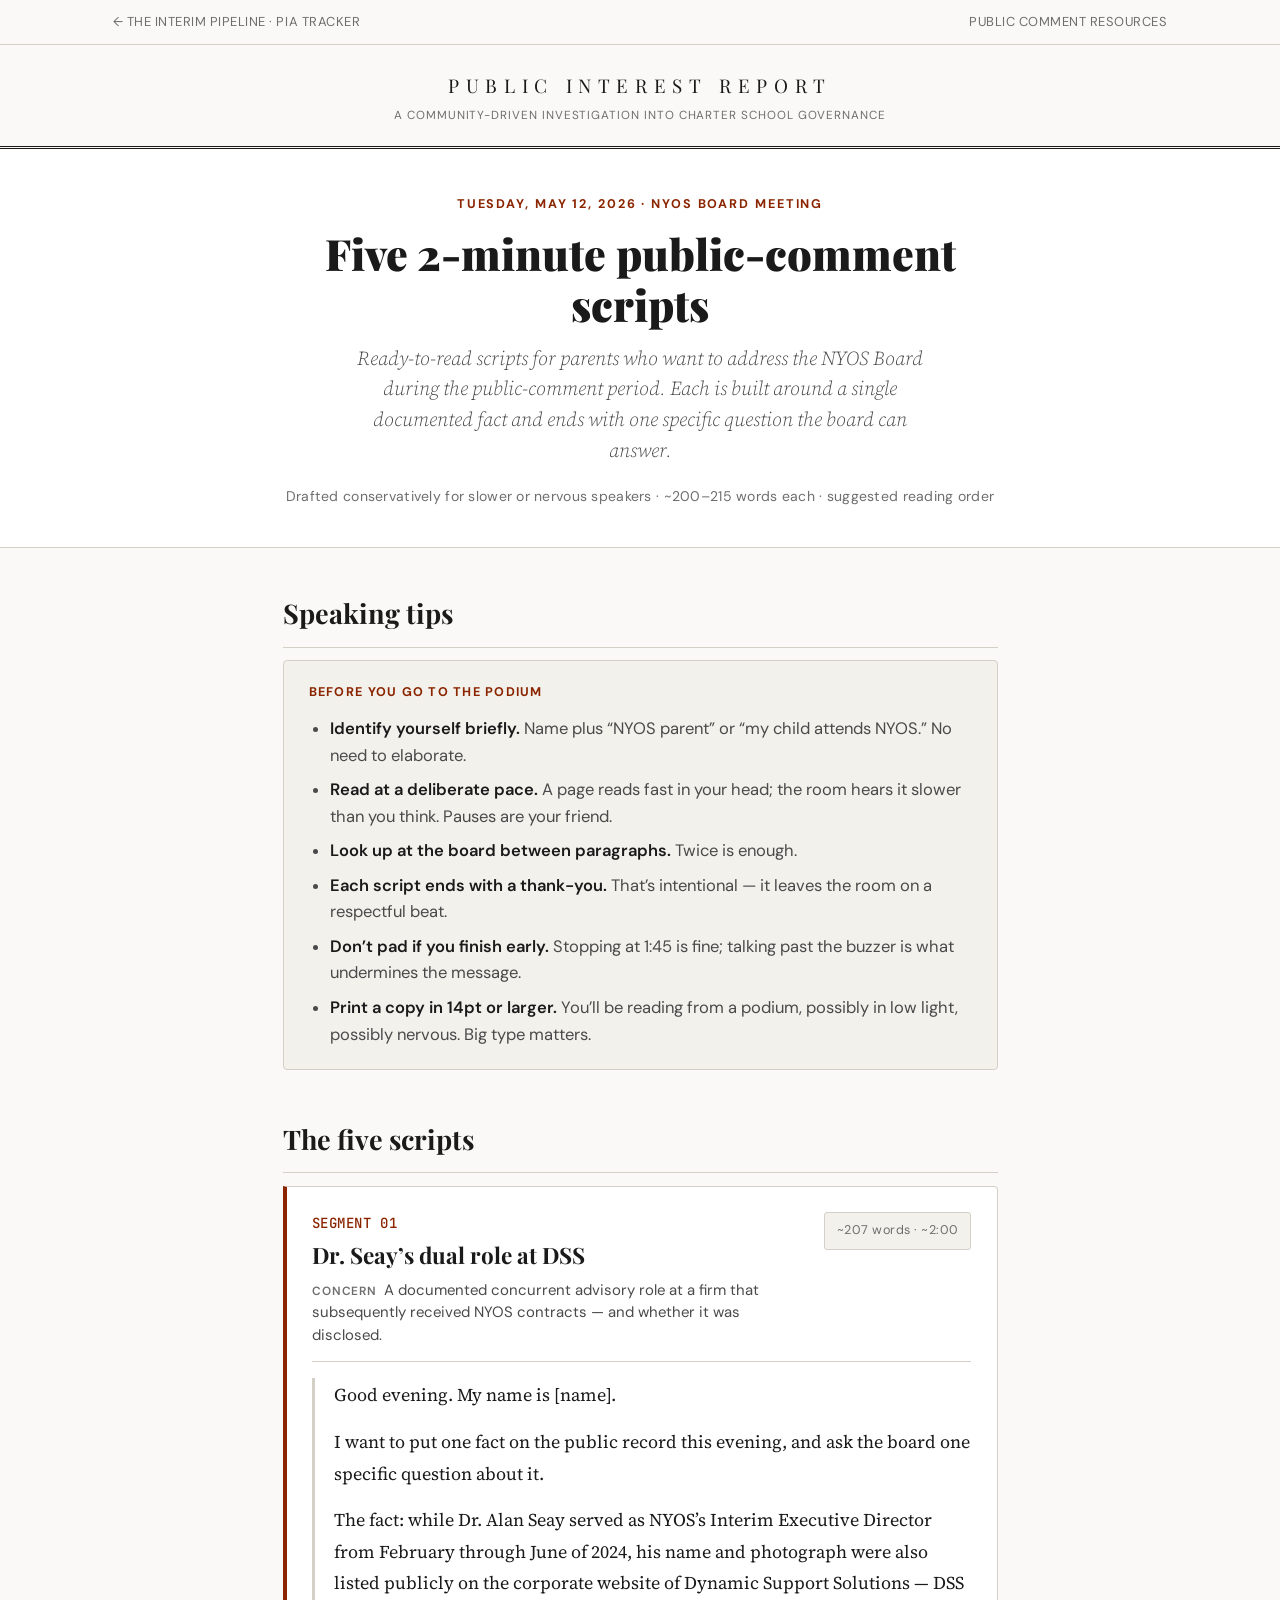
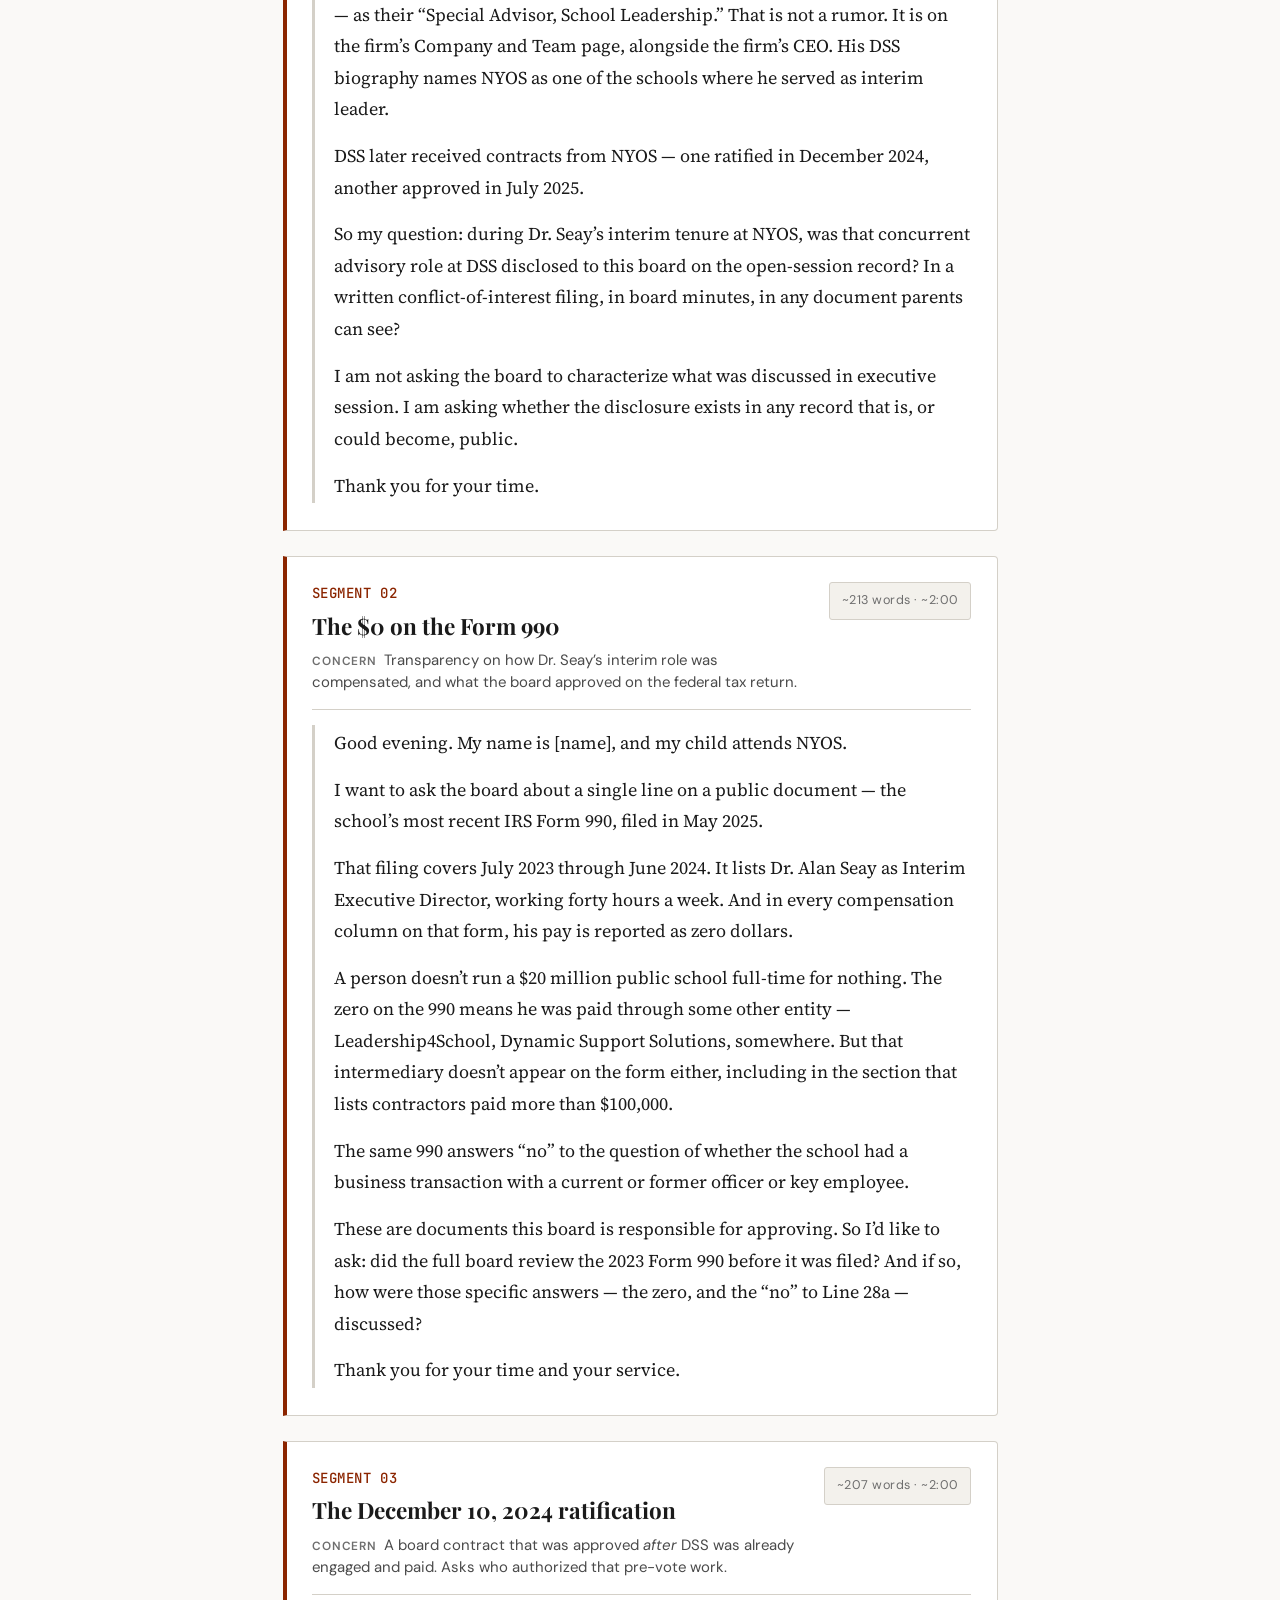
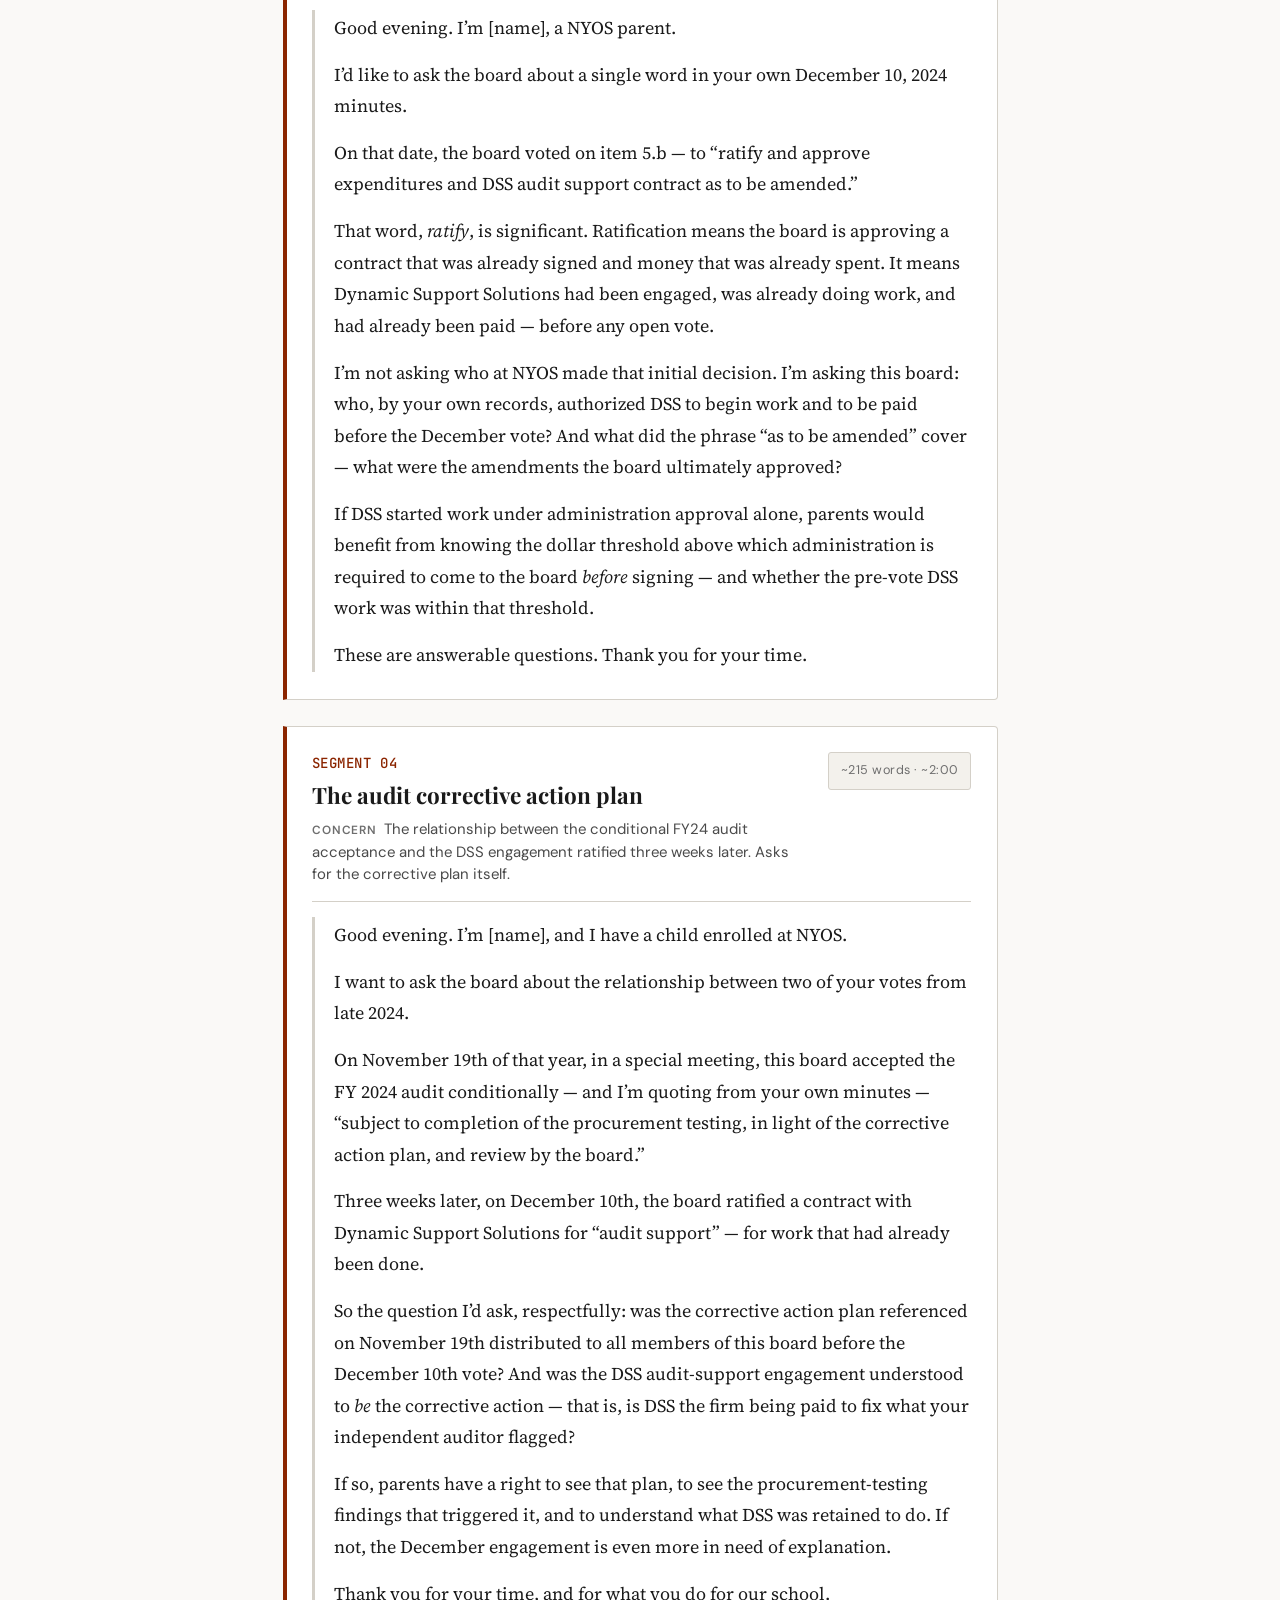
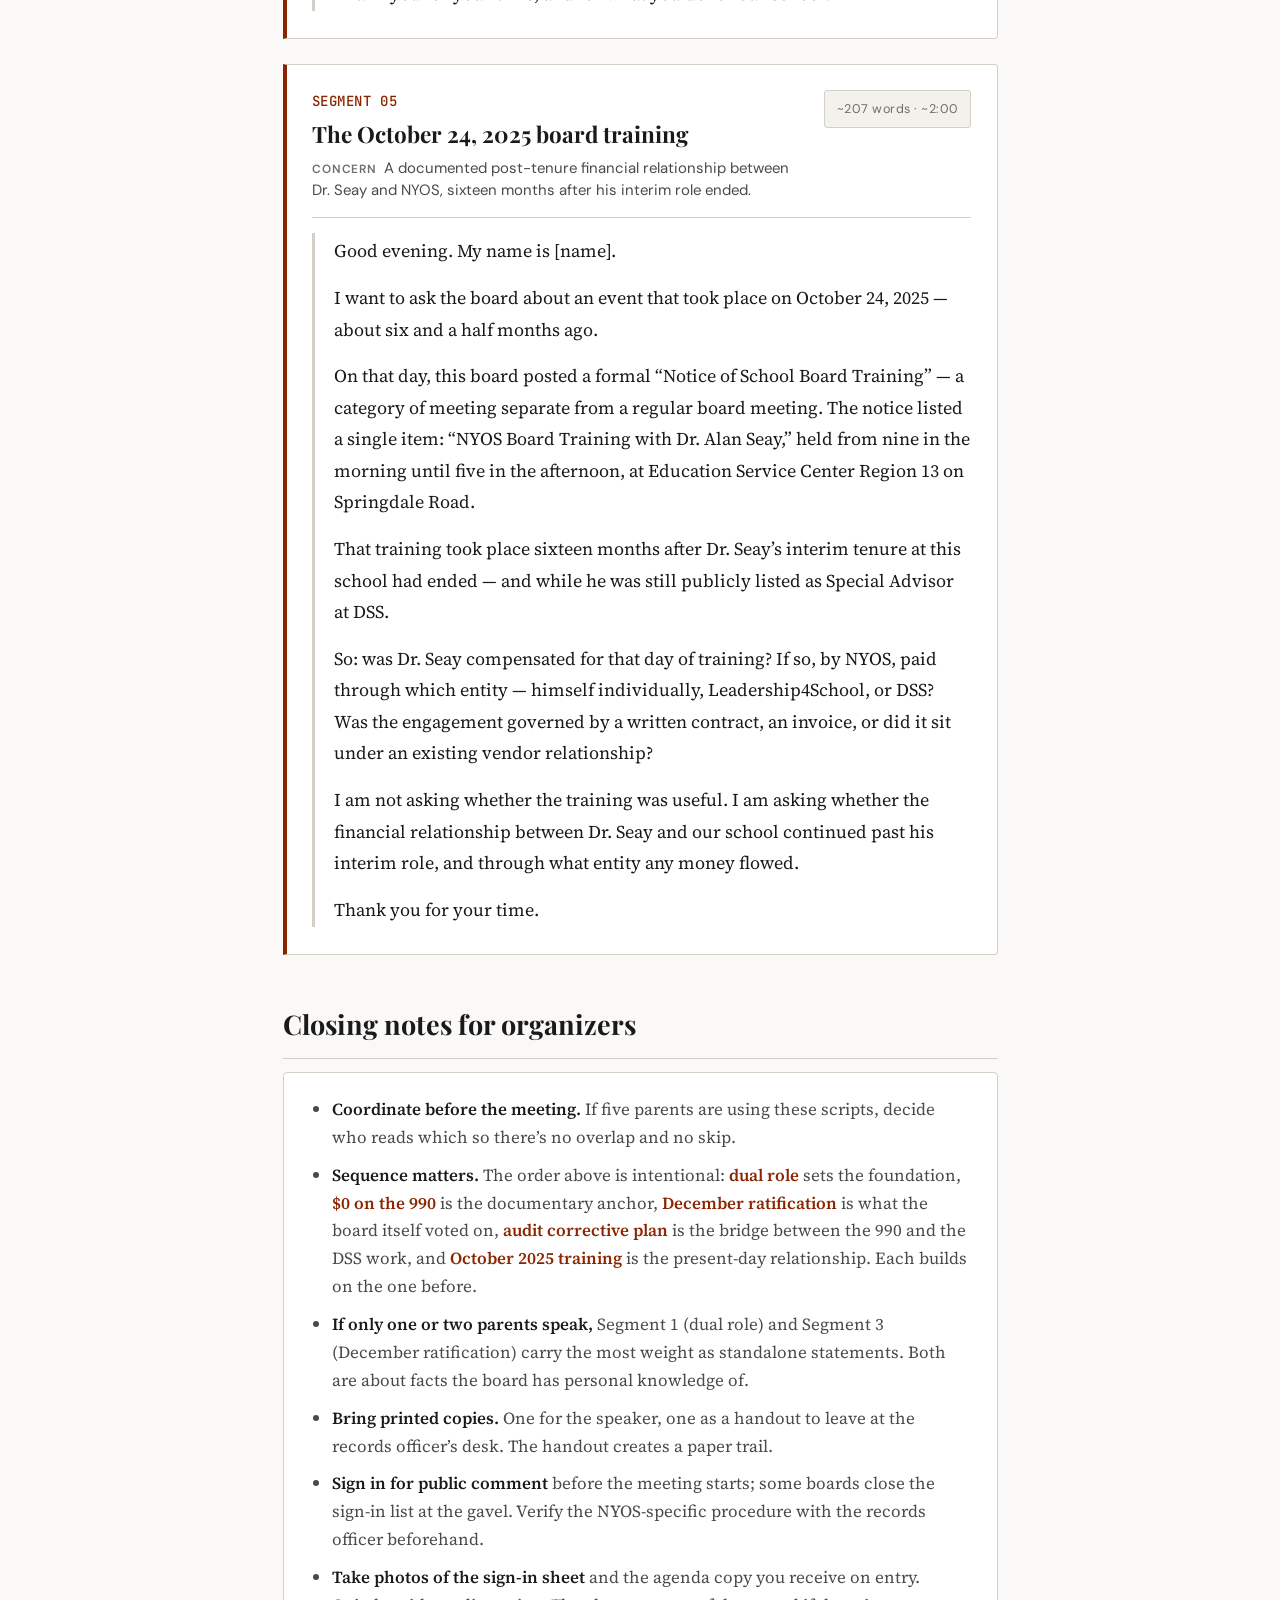
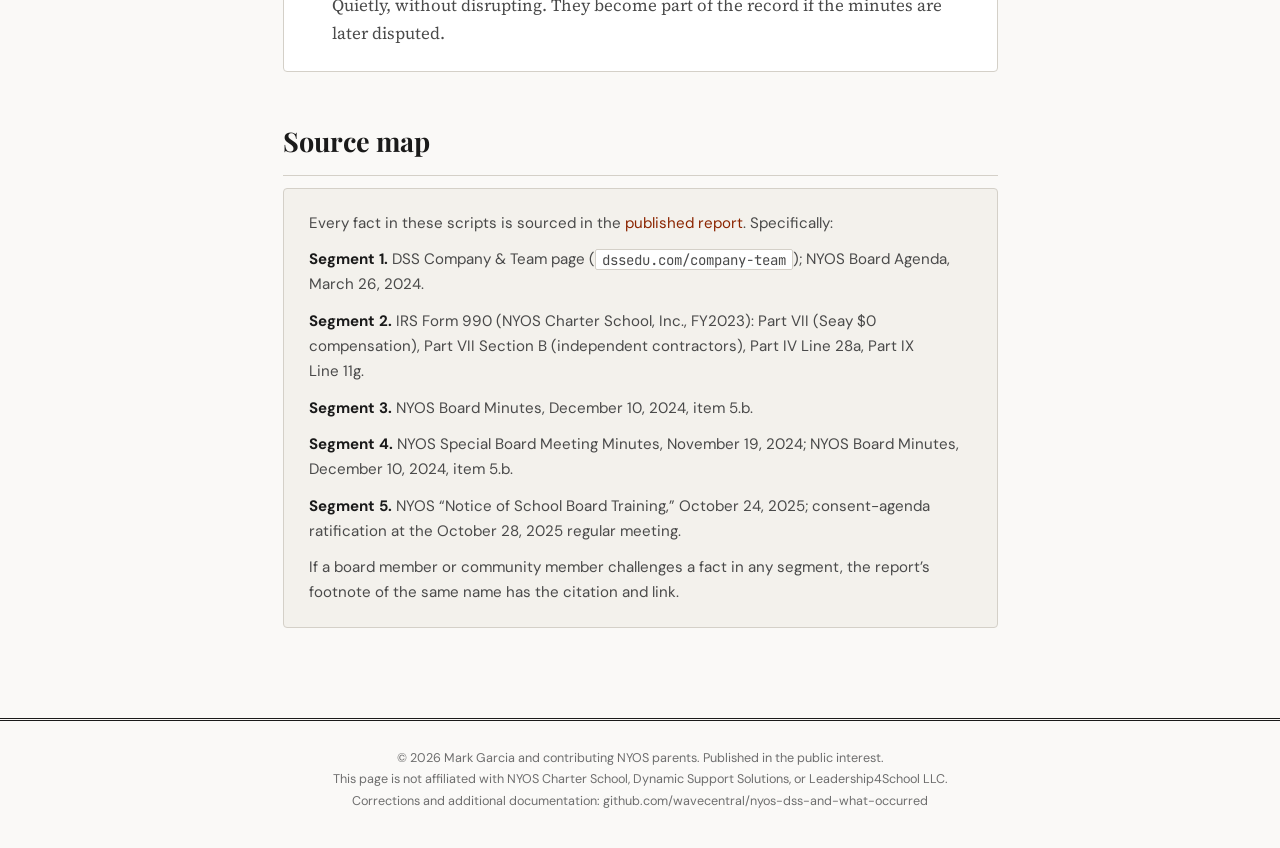
<file: may12th-boardmeeting/index.html>
<!DOCTYPE html>
<html lang="en">
<head>
<meta charset="UTF-8">
<meta name="viewport" content="width=device-width, initial-scale=1.0">
<title>Public Comment Scripts &mdash; May&nbsp;12 NYOS Board Meeting &middot; The Interim Pipeline</title>
<meta name="description" content="Five ready-to-read 2-minute scripts for parents who want to address the NYOS Board during the May 12, 2026 public-comment period. Each is built around a single fact and a single specific question.">
<meta property="og:title" content="Public Comment Scripts &mdash; May 12 NYOS Board Meeting">
<meta property="og:description" content="Ready-to-read 2-minute scripts for parents who want to speak at NYOS public comment.">
<meta property="og:type" content="article">
<link rel="preconnect" href="https://fonts.googleapis.com">
<link rel="preconnect" href="https://fonts.gstatic.com" crossorigin>
<link href="https://fonts.googleapis.com/css2?family=Playfair+Display:wght@400;700;900&family=Source+Serif+4:ital,wght@0,400;0,600;1,400&family=DM+Sans:wght@400;500;600;700&family=JetBrains+Mono:wght@400;500&display=swap" rel="stylesheet">
<style>
:root{--ink:#1a1a1a;--ink-2:#4a4a4a;--ink-3:#6e6e6e;--paper:#faf9f7;--paper-warm:#f3f1ec;--rule:#d4d0c8;--rule-heavy:#1a1a1a;--accent:#8b2500;--accent-hover:#a83a14;--display:'Playfair Display',Georgia,serif;--body:'Source Serif 4',Georgia,serif;--sans:'DM Sans',-apple-system,sans-serif;--mono:'JetBrains Mono','Courier New',monospace}
*,*::before,*::after{box-sizing:border-box;margin:0;padding:0}
html{font-size:17px;scroll-behavior:smooth}
@media(min-width:768px){html{font-size:18px}}
body{font-family:var(--body);color:var(--ink);background:var(--paper);line-height:1.7;-webkit-font-smoothing:antialiased;text-rendering:optimizeLegibility}
a{color:var(--accent);text-decoration:none;border-bottom:1px solid transparent;transition:border-color .15s ease}
a:hover{border-bottom-color:var(--accent)}
.container{max-width:760px;margin:0 auto;padding:0 1.25rem}
.container--full{max-width:1100px}

.topbar{border-bottom:1px solid var(--rule);padding:.6rem 0;font-family:var(--sans);font-size:.72rem;color:var(--ink-3);letter-spacing:.04em;text-transform:uppercase}
.topbar .container{display:flex;justify-content:space-between;align-items:center;max-width:1100px;flex-wrap:wrap;gap:.5rem}
.topbar a{color:var(--ink-3);border-bottom:1px solid transparent}
.topbar a:hover{color:var(--ink);border-bottom-color:var(--ink-3)}

.masthead{text-align:center;padding:1.4rem 0 1.1rem;border-bottom:3px double var(--rule-heavy)}
.masthead__title{font-family:var(--display);font-size:1.05rem;font-weight:400;letter-spacing:.35em;text-transform:uppercase}
.masthead__sub{font-family:var(--sans);font-size:.65rem;color:var(--ink-3);letter-spacing:.08em;text-transform:uppercase;margin-top:.25rem}

.hero{padding:2.5rem 0 2.1rem;border-bottom:1px solid var(--rule);text-align:center;background:#fff}
.hero__kicker{font-family:var(--sans);font-size:.7rem;font-weight:700;letter-spacing:.15em;text-transform:uppercase;color:var(--accent);margin-bottom:.7rem}
.hero__title{font-family:var(--display);font-size:2.4rem;font-weight:900;line-height:1.18;color:var(--ink);margin:0 auto .7rem;max-width:680px}
@media(max-width:600px){.hero__title{font-size:1.7rem}}
.hero__deck{font-family:var(--body);font-size:1.1rem;font-weight:300;line-height:1.55;color:var(--ink-2);max-width:580px;margin:0 auto 1.1rem;font-style:italic}
.hero__meta{font-family:var(--sans);font-size:.78rem;color:var(--ink-3);letter-spacing:.02em}

article{padding:2.4rem 0 2rem}
section.block{margin-bottom:2.6rem}
section.block:last-child{margin-bottom:0}
h2.section-head{font-family:var(--display);font-size:1.5rem;font-weight:700;color:var(--ink);margin-bottom:.7rem;padding-bottom:.55rem;border-bottom:1px solid var(--rule)}

.tips{font-family:var(--sans);background:var(--paper-warm);border:1px solid var(--rule);border-radius:4px;padding:1.15rem 1.4rem;margin:.6rem 0 0}
.tips__head{font-size:.7rem;font-weight:700;letter-spacing:.1em;text-transform:uppercase;color:var(--accent);margin-bottom:.7rem}
.tips ul{margin:0;padding-left:1.2rem;font-size:.92rem;line-height:1.6;color:var(--ink-2)}
.tips ul li{margin-bottom:.45rem}
.tips ul li:last-child{margin-bottom:0}
.tips strong{color:var(--ink);font-weight:600}

.script{position:relative;border:1px solid var(--rule);border-left:4px solid var(--accent);background:#fff;padding:1.4rem 1.4rem 1.5rem;margin-bottom:1.4rem;border-radius:0 4px 4px 0}
.script__head{display:flex;align-items:flex-start;justify-content:space-between;gap:1rem;flex-wrap:wrap;margin-bottom:.85rem;padding-bottom:.85rem;border-bottom:1px solid var(--rule)}
.script__title-wrap{flex:1;min-width:0}
.script__num{font-family:var(--mono);font-size:.78rem;font-weight:500;color:var(--accent);letter-spacing:.04em;text-transform:uppercase;display:block;margin-bottom:.3rem}
.script__title{font-family:var(--display);font-size:1.25rem;font-weight:700;line-height:1.3;color:var(--ink);margin-bottom:.45rem}
.script__concern{font-family:var(--sans);font-size:.83rem;color:var(--ink-2);line-height:1.5}
.script__concern strong{color:var(--ink-3);font-weight:600;font-size:.66rem;letter-spacing:.08em;text-transform:uppercase;display:inline-block;margin-right:.35rem}
.script__meta{font-family:var(--sans);font-size:.7rem;color:var(--ink-3);background:var(--paper-warm);padding:.4rem .65rem;border-radius:3px;white-space:nowrap;align-self:flex-start;letter-spacing:.04em;border:1px solid var(--rule)}
.script__body{font-family:var(--body);font-size:1rem;line-height:1.75;color:var(--ink)}
.script__body blockquote{border-left:3px solid var(--rule);padding:.1rem 0 .1rem 1.1rem;margin:0;color:var(--ink)}
.script__body blockquote p{margin:0 0 .85rem 0}
.script__body blockquote p:last-child{margin-bottom:0}

.organizer-notes{background:#fff;border:1px solid var(--rule);border-radius:4px;padding:1.3rem 1.5rem;margin-top:.6rem}
.organizer-notes ul{margin:0;padding-left:1.2rem;font-size:.94rem;line-height:1.65;color:var(--ink-2);font-family:var(--body)}
.organizer-notes li{margin-bottom:.55rem}
.organizer-notes li:last-child{margin-bottom:0}
.organizer-notes strong{color:var(--ink);font-weight:600}
.organizer-notes em{color:var(--accent);font-style:normal;font-weight:600}

.source-map{font-family:var(--sans);font-size:.84rem;color:var(--ink-2);line-height:1.65;background:var(--paper-warm);padding:1.2rem 1.4rem;border-radius:4px;margin-top:.6rem;border:1px solid var(--rule)}
.source-map p{margin:0 0 .65rem 0}
.source-map p:last-child{margin-bottom:0}
.source-map strong{color:var(--ink)}
.source-map code{font-family:var(--mono);font-size:.78rem;background:#fff;padding:.05rem .35rem;border-radius:2px;border:1px solid var(--rule)}

.site-footer{border-top:3px double var(--rule-heavy);padding:1.5rem 0 2rem;text-align:center;font-family:var(--sans);font-size:.7rem;color:var(--ink-3);line-height:1.7;margin-top:3rem}
.site-footer a{color:var(--ink-3)}

@media print{
  .topbar,.masthead,.hero__deck,.hero__meta,.organizer-notes,.source-map,.site-footer,h2.section-head{break-after:auto}
  .topbar,.site-footer{display:none}
  body{background:#fff;font-size:11pt}
  .hero{padding:.8rem 0;border-bottom:1px solid #999}
  .hero__title{font-size:18pt}
  .script{page-break-inside:avoid;break-inside:avoid;border-left-color:#666;background:#fff}
  .script__body{font-size:11.5pt}
  a{color:inherit;border-bottom:none}
}
</style>
<script type="text/javascript">
    (function(c,l,a,r,i,t,y){
        c[a]=c[a]||function(){(c[a].q=c[a].q||[]).push(arguments)};
        t=l.createElement(r);t.async=1;t.src="https://www.clarity.ms/tag/"+i;
        y=l.getElementsByTagName(r)[0];y.parentNode.insertBefore(t,y);
    })(window, document, "clarity", "script", "wnk9fpk31j");
</script>
</head>
<body>

<div class="topbar">
<div class="container container--full">
<span><a href="../index.html">&larr; The Interim Pipeline</a> &middot; <a href="../pia-requests.html">PIA Tracker</a></span>
<span>Public Comment Resources</span>
</div>
</div>

<header class="masthead">
<div class="container">
<h1 class="masthead__title">Public Interest Report</h1>
<p class="masthead__sub">A Community-Driven Investigation into Charter School Governance</p>
</div>
</header>

<section class="hero">
<div class="container">
<p class="hero__kicker">Tuesday, May&nbsp;12, 2026 &middot; NYOS Board Meeting</p>
<h2 class="hero__title">Five 2-minute public-comment scripts</h2>
<p class="hero__deck">Ready-to-read scripts for parents who want to address the NYOS Board during the public-comment period. Each is built around a single documented fact and ends with one specific question the board can answer.</p>
<p class="hero__meta">Drafted conservatively for slower or nervous speakers &middot; ~200&ndash;215 words each &middot; suggested reading order</p>
</div>
</section>

<article>
<div class="container">

<section class="block">
<h2 class="section-head">Speaking tips</h2>
<div class="tips">
<p class="tips__head">Before you go to the podium</p>
<ul>
<li><strong>Identify yourself briefly.</strong> Name plus &ldquo;NYOS parent&rdquo; or &ldquo;my child attends NYOS.&rdquo; No need to elaborate.</li>
<li><strong>Read at a deliberate pace.</strong> A page reads fast in your head; the room hears it slower than you think. Pauses are your friend.</li>
<li><strong>Look up at the board between paragraphs.</strong> Twice is enough.</li>
<li><strong>Each script ends with a thank-you.</strong> That&rsquo;s intentional &mdash; it leaves the room on a respectful beat.</li>
<li><strong>Don&rsquo;t pad if you finish early.</strong> Stopping at 1:45 is fine; talking past the buzzer is what undermines the message.</li>
<li><strong>Print a copy in 14pt or larger.</strong> You&rsquo;ll be reading from a podium, possibly in low light, possibly nervous. Big type matters.</li>
</ul>
</div>
</section>

<section class="block">
<h2 class="section-head">The five scripts</h2>

<article class="script" id="script-1">
<header class="script__head">
<div class="script__title-wrap">
<span class="script__num">Segment&nbsp;01</span>
<h3 class="script__title">Dr.&nbsp;Seay&rsquo;s dual role at DSS</h3>
<p class="script__concern"><strong>Concern</strong>A documented concurrent advisory role at a firm that subsequently received NYOS contracts &mdash; and whether it was disclosed.</p>
</div>
<span class="script__meta">~207 words &middot; ~2:00</span>
</header>
<div class="script__body">
<blockquote>
<p>Good evening. My name is [name].</p>
<p>I want to put one fact on the public record this evening, and ask the board one specific question about it.</p>
<p>The fact: while Dr.&nbsp;Alan Seay served as NYOS&rsquo;s Interim Executive Director from February through June of 2024, his name and photograph were also listed publicly on the corporate website of Dynamic Support Solutions &mdash; DSS &mdash; as their &ldquo;Special Advisor, School Leadership.&rdquo; That is not a rumor. It is on the firm&rsquo;s Company and Team page, alongside the firm&rsquo;s CEO. His DSS biography names NYOS as one of the schools where he served as interim leader.</p>
<p>DSS later received contracts from NYOS &mdash; one ratified in December&nbsp;2024, another approved in July&nbsp;2025.</p>
<p>So my question: during Dr.&nbsp;Seay&rsquo;s interim tenure at NYOS, was that concurrent advisory role at DSS disclosed to this board on the open-session record? In a written conflict-of-interest filing, in board minutes, in any document parents can see?</p>
<p>I am not asking the board to characterize what was discussed in executive session. I am asking whether the disclosure exists in any record that is, or could become, public.</p>
<p>Thank you for your time.</p>
</blockquote>
</div>
</article>

<article class="script" id="script-2">
<header class="script__head">
<div class="script__title-wrap">
<span class="script__num">Segment&nbsp;02</span>
<h3 class="script__title">The $0 on the Form&nbsp;990</h3>
<p class="script__concern"><strong>Concern</strong>Transparency on how Dr.&nbsp;Seay&rsquo;s interim role was compensated, and what the board approved on the federal tax return.</p>
</div>
<span class="script__meta">~213 words &middot; ~2:00</span>
</header>
<div class="script__body">
<blockquote>
<p>Good evening. My name is [name], and my child attends NYOS.</p>
<p>I want to ask the board about a single line on a public document &mdash; the school&rsquo;s most recent IRS Form&nbsp;990, filed in May&nbsp;2025.</p>
<p>That filing covers July&nbsp;2023 through June&nbsp;2024. It lists Dr.&nbsp;Alan Seay as Interim Executive Director, working forty hours a week. And in every compensation column on that form, his pay is reported as zero dollars.</p>
<p>A person doesn&rsquo;t run a $20&nbsp;million public school full-time for nothing. The zero on the 990 means he was paid through some other entity &mdash; Leadership4School, Dynamic Support Solutions, somewhere. But that intermediary doesn&rsquo;t appear on the form either, including in the section that lists contractors paid more than $100,000.</p>
<p>The same 990 answers &ldquo;no&rdquo; to the question of whether the school had a business transaction with a current or former officer or key employee.</p>
<p>These are documents this board is responsible for approving. So I&rsquo;d like to ask: did the full board review the 2023 Form&nbsp;990 before it was filed? And if so, how were those specific answers &mdash; the zero, and the &ldquo;no&rdquo; to Line&nbsp;28a &mdash; discussed?</p>
<p>Thank you for your time and your service.</p>
</blockquote>
</div>
</article>

<article class="script" id="script-3">
<header class="script__head">
<div class="script__title-wrap">
<span class="script__num">Segment&nbsp;03</span>
<h3 class="script__title">The December&nbsp;10,&nbsp;2024 ratification</h3>
<p class="script__concern"><strong>Concern</strong>A board contract that was approved <em>after</em> DSS was already engaged and paid. Asks who authorized that pre-vote work.</p>
</div>
<span class="script__meta">~207 words &middot; ~2:00</span>
</header>
<div class="script__body">
<blockquote>
<p>Good evening. I&rsquo;m [name], a NYOS parent.</p>
<p>I&rsquo;d like to ask the board about a single word in your own December&nbsp;10,&nbsp;2024 minutes.</p>
<p>On that date, the board voted on item&nbsp;5.b &mdash; to &ldquo;ratify and approve expenditures and DSS audit support contract as to be amended.&rdquo;</p>
<p>That word, <em>ratify</em>, is significant. Ratification means the board is approving a contract that was already signed and money that was already spent. It means Dynamic Support Solutions had been engaged, was already doing work, and had already been paid &mdash; before any open vote.</p>
<p>I&rsquo;m not asking who at NYOS made that initial decision. I&rsquo;m asking this board: who, by your own records, authorized DSS to begin work and to be paid before the December vote? And what did the phrase &ldquo;as to be amended&rdquo; cover &mdash; what were the amendments the board ultimately approved?</p>
<p>If DSS started work under administration approval alone, parents would benefit from knowing the dollar threshold above which administration is required to come to the board <em>before</em> signing &mdash; and whether the pre-vote DSS work was within that threshold.</p>
<p>These are answerable questions. Thank you for your time.</p>
</blockquote>
</div>
</article>

<article class="script" id="script-4">
<header class="script__head">
<div class="script__title-wrap">
<span class="script__num">Segment&nbsp;04</span>
<h3 class="script__title">The audit corrective action plan</h3>
<p class="script__concern"><strong>Concern</strong>The relationship between the conditional FY24 audit acceptance and the DSS engagement ratified three weeks later. Asks for the corrective plan itself.</p>
</div>
<span class="script__meta">~215 words &middot; ~2:00</span>
</header>
<div class="script__body">
<blockquote>
<p>Good evening. I&rsquo;m [name], and I have a child enrolled at NYOS.</p>
<p>I want to ask the board about the relationship between two of your votes from late 2024.</p>
<p>On November&nbsp;19th of that year, in a special meeting, this board accepted the FY&nbsp;2024 audit conditionally &mdash; and I&rsquo;m quoting from your own minutes &mdash; &ldquo;subject to completion of the procurement testing, in light of the corrective action plan, and review by the board.&rdquo;</p>
<p>Three weeks later, on December&nbsp;10th, the board ratified a contract with Dynamic Support Solutions for &ldquo;audit support&rdquo; &mdash; for work that had already been done.</p>
<p>So the question I&rsquo;d ask, respectfully: was the corrective action plan referenced on November&nbsp;19th distributed to all members of this board before the December&nbsp;10th vote? And was the DSS audit-support engagement understood to <em>be</em> the corrective action &mdash; that is, is DSS the firm being paid to fix what your independent auditor flagged?</p>
<p>If so, parents have a right to see that plan, to see the procurement-testing findings that triggered it, and to understand what DSS was retained to do. If not, the December engagement is even more in need of explanation.</p>
<p>Thank you for your time, and for what you do for our school.</p>
</blockquote>
</div>
</article>

<article class="script" id="script-5">
<header class="script__head">
<div class="script__title-wrap">
<span class="script__num">Segment&nbsp;05</span>
<h3 class="script__title">The October&nbsp;24,&nbsp;2025 board training</h3>
<p class="script__concern"><strong>Concern</strong>A documented post-tenure financial relationship between Dr.&nbsp;Seay and NYOS, sixteen months after his interim role ended.</p>
</div>
<span class="script__meta">~207 words &middot; ~2:00</span>
</header>
<div class="script__body">
<blockquote>
<p>Good evening. My name is [name].</p>
<p>I want to ask the board about an event that took place on October&nbsp;24,&nbsp;2025 &mdash; about six and a half months ago.</p>
<p>On that day, this board posted a formal &ldquo;Notice of School Board Training&rdquo; &mdash; a category of meeting separate from a regular board meeting. The notice listed a single item: &ldquo;NYOS Board Training with Dr.&nbsp;Alan Seay,&rdquo; held from nine in the morning until five in the afternoon, at Education Service Center Region&nbsp;13 on Springdale Road.</p>
<p>That training took place sixteen months after Dr.&nbsp;Seay&rsquo;s interim tenure at this school had ended &mdash; and while he was still publicly listed as Special Advisor at DSS.</p>
<p>So: was Dr.&nbsp;Seay compensated for that day of training? If so, by NYOS, paid through which entity &mdash; himself individually, Leadership4School, or DSS? Was the engagement governed by a written contract, an invoice, or did it sit under an existing vendor relationship?</p>
<p>I am not asking whether the training was useful. I am asking whether the financial relationship between Dr.&nbsp;Seay and our school continued past his interim role, and through what entity any money flowed.</p>
<p>Thank you for your time.</p>
</blockquote>
</div>
</article>

</section>

<section class="block">
<h2 class="section-head">Closing notes for organizers</h2>
<div class="organizer-notes">
<ul>
<li><strong>Coordinate before the meeting.</strong> If five parents are using these scripts, decide who reads which so there&rsquo;s no overlap and no skip.</li>
<li><strong>Sequence matters.</strong> The order above is intentional: <em>dual role</em> sets the foundation, <em>$0 on the 990</em> is the documentary anchor, <em>December ratification</em> is what the board itself voted on, <em>audit corrective plan</em> is the bridge between the 990 and the DSS work, and <em>October&nbsp;2025 training</em> is the present-day relationship. Each builds on the one before.</li>
<li><strong>If only one or two parents speak,</strong> Segment&nbsp;1 (dual role) and Segment&nbsp;3 (December ratification) carry the most weight as standalone statements. Both are about facts the board has personal knowledge of.</li>
<li><strong>Bring printed copies.</strong> One for the speaker, one as a handout to leave at the records officer&rsquo;s desk. The handout creates a paper trail.</li>
<li><strong>Sign in for public comment</strong> before the meeting starts; some boards close the sign-in list at the gavel. Verify the NYOS-specific procedure with the records officer beforehand.</li>
<li><strong>Take photos of the sign-in sheet</strong> and the agenda copy you receive on entry. Quietly, without disrupting. They become part of the record if the minutes are later disputed.</li>
</ul>
</div>
</section>

<section class="block">
<h2 class="section-head">Source map</h2>
<div class="source-map">
<p>Every fact in these scripts is sourced in the <a href="../index.html">published report</a>. Specifically:</p>
<p><strong>Segment&nbsp;1.</strong> DSS Company &amp; Team page (<code>dssedu.com/company-team</code>); NYOS Board Agenda, March&nbsp;26,&nbsp;2024.</p>
<p><strong>Segment&nbsp;2.</strong> IRS Form&nbsp;990 (NYOS Charter School,&nbsp;Inc., FY2023): Part&nbsp;VII (Seay $0 compensation), Part&nbsp;VII Section&nbsp;B (independent contractors), Part&nbsp;IV Line&nbsp;28a, Part&nbsp;IX Line&nbsp;11g.</p>
<p><strong>Segment&nbsp;3.</strong> NYOS Board Minutes, December&nbsp;10,&nbsp;2024, item&nbsp;5.b.</p>
<p><strong>Segment&nbsp;4.</strong> NYOS Special Board Meeting Minutes, November&nbsp;19,&nbsp;2024; NYOS Board Minutes, December&nbsp;10,&nbsp;2024, item&nbsp;5.b.</p>
<p><strong>Segment&nbsp;5.</strong> NYOS &ldquo;Notice of School Board Training,&rdquo; October&nbsp;24,&nbsp;2025; consent-agenda ratification at the October&nbsp;28,&nbsp;2025 regular meeting.</p>
<p>If a board member or community member challenges a fact in any segment, the report&rsquo;s footnote of the same name has the citation and link.</p>
</div>
</section>

</div>
</article>

<footer class="site-footer">
<div class="container">
<p>&copy; 2026 Mark Garcia and contributing NYOS parents. Published in the public interest.<br>
This page is not affiliated with NYOS Charter School, Dynamic Support Solutions, or Leadership4School&nbsp;LLC.<br>
Corrections and additional documentation: <a href="https://github.com/wavecentral/nyos-dss-and-what-occurred/issues">github.com/wavecentral/nyos-dss-and-what-occurred</a></p>
</div>
</footer>

</body>
</html>
</file>
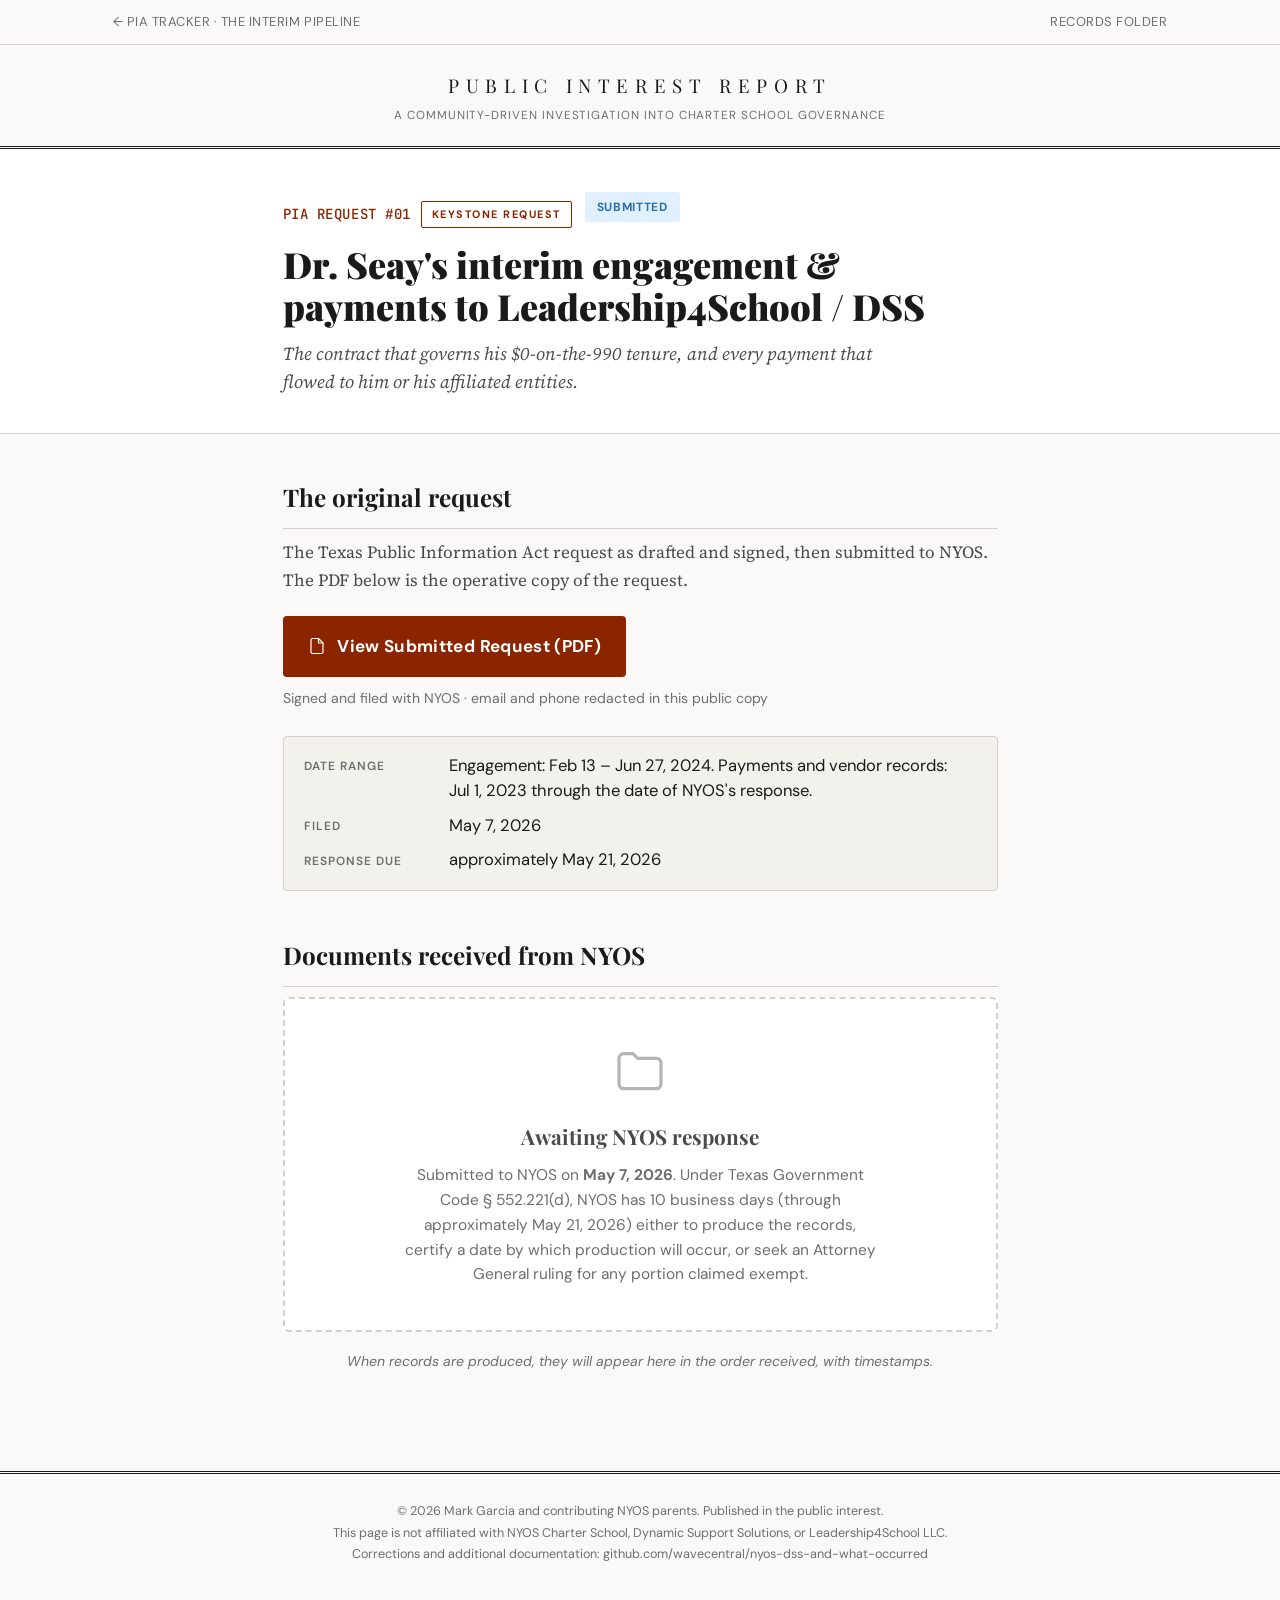
<file: pia-requests/01-seay-engagement/index.html>
<!DOCTYPE html>
<html lang="en">
<head>
<meta charset="UTF-8">
<meta name="viewport" content="width=device-width, initial-scale=1.0">
<title>PIA Request 01 &mdash; Records folder &middot; The Interim Pipeline</title>
<meta name="description" content="Records folder for Public Information Act Request 01 &mdash; Dr. Seay's interim engagement & payments to Leadership4School / DSS">
<link rel="preconnect" href="https://fonts.googleapis.com">
<link rel="preconnect" href="https://fonts.gstatic.com" crossorigin>
<link href="https://fonts.googleapis.com/css2?family=Playfair+Display:wght@400;700;900&family=Source+Serif+4:ital,wght@0,400;0,600;1,400&family=DM+Sans:wght@400;500;600;700&family=JetBrains+Mono:wght@400;500&display=swap" rel="stylesheet">
<style>
:root{--ink:#1a1a1a;--ink-2:#4a4a4a;--ink-3:#6e6e6e;--paper:#faf9f7;--paper-warm:#f3f1ec;--rule:#d4d0c8;--rule-heavy:#1a1a1a;--accent:#8b2500;--accent-hover:#a83a14;--display:'Playfair Display',Georgia,serif;--body:'Source Serif 4',Georgia,serif;--sans:'DM Sans',-apple-system,sans-serif;--mono:'JetBrains Mono','Courier New',monospace}
*,*::before,*::after{box-sizing:border-box;margin:0;padding:0}
html{font-size:17px;scroll-behavior:smooth}
@media(min-width:768px){html{font-size:18px}}
body{font-family:var(--body);color:var(--ink);background:var(--paper);line-height:1.7;-webkit-font-smoothing:antialiased;text-rendering:optimizeLegibility}
a{color:var(--accent);text-decoration:none;border-bottom:1px solid transparent;transition:border-color .15s ease}
a:hover{border-bottom-color:var(--accent)}
.container{max-width:760px;margin:0 auto;padding:0 1.25rem}
.container--full{max-width:1100px}
.topbar{border-bottom:1px solid var(--rule);padding:.6rem 0;font-family:var(--sans);font-size:.72rem;color:var(--ink-3);letter-spacing:.04em;text-transform:uppercase}
.topbar .container{display:flex;justify-content:space-between;align-items:center;max-width:1100px;flex-wrap:wrap;gap:.5rem}
.topbar a{color:var(--ink-3);border-bottom:1px solid transparent}
.topbar a:hover{color:var(--ink);border-bottom-color:var(--ink-3)}
.masthead{text-align:center;padding:1.4rem 0 1.1rem;border-bottom:3px double var(--rule-heavy)}
.masthead__title{font-family:var(--display);font-size:1.05rem;font-weight:400;letter-spacing:.35em;text-transform:uppercase;color:var(--ink)}
.masthead__sub{font-family:var(--sans);font-size:.65rem;color:var(--ink-3);letter-spacing:.08em;text-transform:uppercase;margin-top:.25rem}
.hero{padding:2.4rem 0 2.1rem;border-bottom:1px solid var(--rule);background:#fff}
.hero__num{font-family:var(--mono);font-size:.78rem;color:var(--accent);letter-spacing:.04em;font-weight:500;text-transform:uppercase;display:inline-block;margin-bottom:.6rem}
.hero__keystone{display:inline-block;font-family:var(--sans);font-size:.6rem;font-weight:700;letter-spacing:.14em;text-transform:uppercase;color:var(--accent);background:#fff;border:1px solid var(--accent);padding:.18rem .55rem;border-radius:2px;margin-left:.55rem;vertical-align:middle}
.hero__status{display:inline-block;font-family:var(--sans);font-size:.66rem;font-weight:700;letter-spacing:.06em;text-transform:uppercase;padding:.26rem .65rem;border-radius:3px;margin-bottom:.8rem;margin-left:.5rem;vertical-align:middle}
.status--submitted{background:#e0f0ff;color:#2a6fa8}
.status--formulating{background:#fdf8e8;color:#8a7420}
.status--identified{background:#e8e6f0;color:#5a5278}
.status--resubmitted{background:#fff0e0;color:#a86a2a}
.status--received-awaiting{background:#e8f5e8;color:#3a7a3a}
.status--received-delayed{background:#fce8e8;color:#a03030}
.status--docs-received{background:#d5f0d5;color:#2a6a2a}
.hero__title{font-family:var(--display);font-size:2rem;font-weight:900;line-height:1.18;color:var(--ink);margin:.3rem 0 .7rem}
@media(max-width:600px){.hero__title{font-size:1.5rem}}
.hero__sub{font-family:var(--body);font-size:1.02rem;color:var(--ink-2);line-height:1.5;font-style:italic;max-width:600px}
article{padding:2.4rem 0 2.4rem}
section.block{margin-bottom:2.4rem}
section.block:last-child{margin-bottom:0}
h2.section-head{font-family:var(--display);font-size:1.35rem;font-weight:700;color:var(--ink);margin-bottom:.55rem;padding-bottom:.55rem;border-bottom:1px solid var(--rule)}
.section-intro{font-size:.95rem;color:var(--ink-2);margin-bottom:.4rem;line-height:1.6}
.cta-row{margin:1.25rem 0 .55rem}
.cta-button{display:inline-flex;align-items:center;gap:.65rem;background:var(--accent);color:#fff;font-family:var(--sans);font-weight:700;font-size:.95rem;padding:.85rem 1.4rem;border-radius:4px;letter-spacing:.02em;text-decoration:none;border:none;border-bottom:1px solid transparent;transition:background .15s ease,transform .12s ease;box-shadow:0 1px 0 rgba(0,0,0,.06)}
.cta-button:hover{background:var(--accent-hover);color:#fff;border-bottom-color:transparent;transform:translateY(-1px)}
.cta-button .icon{display:inline-flex;line-height:1}
.cta-aside{font-family:var(--sans);font-size:.78rem;color:var(--ink-3);margin-top:.55rem}
.meta{font-family:var(--sans);font-size:.85rem;color:var(--ink-2);background:var(--paper-warm);padding:.95rem 1.15rem;border-radius:4px;margin:1.4rem 0 0;line-height:1.55;border:1px solid var(--rule)}
.meta__row{display:grid;grid-template-columns:130px 1fr;gap:.85rem;align-items:start;margin-bottom:.55rem}
.meta__row:last-child{margin-bottom:0}
@media(max-width:560px){.meta__row{grid-template-columns:1fr;gap:.15rem}}
.meta__label{font-family:var(--sans);font-size:.66rem;letter-spacing:.08em;text-transform:uppercase;color:var(--ink-3);font-weight:600;padding-top:.18rem}
.meta__value{font-size:.92rem;color:var(--ink);line-height:1.5}
.docs-empty{border:2px dashed var(--rule);border-radius:6px;padding:2.4rem 1.5rem;text-align:center;background:#fff;margin-top:.5rem}
.docs-empty__icon{color:var(--ink-3);opacity:.5;margin-bottom:.65rem;display:inline-block}
.docs-empty__title{font-family:var(--display);font-size:1.15rem;font-weight:700;color:var(--ink-2);margin-bottom:.5rem}
.docs-empty__msg{font-family:var(--sans);font-size:.86rem;color:var(--ink-3);max-width:480px;margin:0 auto;line-height:1.6}
.docs-list{list-style:none;padding:0;margin:.5rem 0 0}
.docs-list__item{display:grid;grid-template-columns:auto 1fr auto;gap:.85rem;align-items:center;border:1px solid var(--rule);background:#fff;padding:.8rem 1rem;border-radius:4px;margin-bottom:.55rem;font-family:var(--sans)}
.docs-list__icon{color:var(--accent);display:inline-flex}
.docs-list__name{font-weight:600;font-size:.92rem;color:var(--ink);border-bottom:1px solid transparent}
.docs-list__name:hover{border-bottom-color:var(--accent);color:var(--accent)}
.docs-list__meta{font-size:.74rem;color:var(--ink-3);margin-top:.18rem}
.docs-list__action{font-size:.78rem;color:var(--accent);font-weight:600;border-bottom:1px solid transparent;white-space:nowrap}
.docs-list__action:hover{border-bottom-color:var(--accent)}
.docs-note{font-family:var(--sans);font-size:.78rem;color:var(--ink-3);margin-top:1rem;font-style:italic;text-align:center}
.site-footer{border-top:3px double var(--rule-heavy);padding:1.5rem 0 2rem;text-align:center;font-family:var(--sans);font-size:.7rem;color:var(--ink-3);line-height:1.7;margin-top:3rem}
.site-footer a{color:var(--ink-3)}
</style>
<script type="text/javascript">
    (function(c,l,a,r,i,t,y){
        c[a]=c[a]||function(){(c[a].q=c[a].q||[]).push(arguments)};
        t=l.createElement(r);t.async=1;t.src="https://www.clarity.ms/tag/"+i;
        y=l.getElementsByTagName(r)[0];y.parentNode.insertBefore(t,y);
    })(window, document, "clarity", "script", "wnk9fpk31j");
</script>
</head>
<body>

<div class="topbar">
<div class="container container--full">
<span><a href="../../pia-requests.html">&larr; PIA Tracker</a> &middot; <a href="../../index.html">The Interim Pipeline</a></span>
<span>Records Folder</span>
</div>
</div>

<header class="masthead">
<div class="container">
<h1 class="masthead__title">Public Interest Report</h1>
<p class="masthead__sub">A Community-Driven Investigation into Charter School Governance</p>
</div>
</header>

<section class="hero">
<div class="container">
<div>
<span class="hero__num">PIA Request #01</span><span class="hero__keystone">Keystone request</span>
<span class="hero__status status--submitted">Submitted</span>
</div>
<h2 class="hero__title">Dr.&nbsp;Seay's interim engagement &amp; payments to Leadership4School / DSS</h2>
<p class="hero__sub">The contract that governs his $0-on-the-990 tenure, and every payment that flowed to him or his affiliated entities.</p>
</div>
</section>

<article>
<div class="container">

<section class="block">
<h2 class="section-head">The original request</h2>
<p class="section-intro">The Texas Public Information Act request as drafted and signed, then submitted to NYOS. The PDF below is the operative copy of the request.</p>

<div class="cta-row">
<a class="cta-button" href="../../pia-01-seay-engagement_redacted.pdf" target="_blank" rel="noopener">
<span class="icon"><svg viewBox="0 0 24 24" fill="none" stroke="currentColor" stroke-width="1.6" stroke-linecap="round" stroke-linejoin="round" width="18" height="18" aria-hidden="true"><path d="M14 2H6a2 2 0 0 0-2 2v16a2 2 0 0 0 2 2h12a2 2 0 0 0 2-2V8l-6-6z"/><path d="M14 2v6h6"/></svg></span> View Submitted Request (PDF)
</a>
</div>
<p class="cta-aside">Signed and filed with NYOS &middot; email and phone redacted in this public copy</p>

<div class="meta">
<div class="meta__row">
<div class="meta__label">Date range</div>
<div class="meta__value">Engagement: Feb&nbsp;13&nbsp;&ndash;&nbsp;Jun&nbsp;27,&nbsp;2024. Payments and vendor records: Jul&nbsp;1,&nbsp;2023 through the date of NYOS's response.</div>
</div>
<div class="meta__row"><div class="meta__label">Filed</div><div class="meta__value">May&nbsp;7,&nbsp;2026</div></div>
<div class="meta__row"><div class="meta__label">Response due</div><div class="meta__value">approximately May&nbsp;21,&nbsp;2026</div></div>
</div>
</section>

<section class="block">
<h2 class="section-head">Documents received from NYOS</h2>
<div class="docs-empty"><div class="docs-empty__icon"><svg viewBox="0 0 24 24" fill="none" stroke="currentColor" stroke-width="1.4" stroke-linecap="round" stroke-linejoin="round" width="56" height="56" aria-hidden="true"><path d="M3 7a2 2 0 0 1 2-2h4l2 2h8a2 2 0 0 1 2 2v9a2 2 0 0 1-2 2H5a2 2 0 0 1-2-2V7z"/></svg></div><div class="docs-empty__title">Awaiting NYOS response</div><p class="docs-empty__msg">Submitted to NYOS on <strong>May&nbsp;7,&nbsp;2026</strong>. Under Texas Government Code §&nbsp;552.221(d), NYOS has 10 business days (through approximately May&nbsp;21,&nbsp;2026) either to produce the records, certify a date by which production will occur, or seek an Attorney General ruling for any portion claimed exempt.</p></div>
<p class="docs-note">When records are produced, they will appear here in the order received, with timestamps.</p>
</section>

</div>
</article>

<footer class="site-footer">
<div class="container">
<p>&copy; 2026 Mark Garcia and contributing NYOS parents. Published in the public interest.<br>
This page is not affiliated with NYOS Charter School, Dynamic Support Solutions, or Leadership4School LLC.<br>
Corrections and additional documentation: <a href="https://github.com/wavecentral/nyos-dss-and-what-occurred/issues">github.com/wavecentral/nyos-dss-and-what-occurred</a></p>
</div>
</footer>

</body>
</html>
</file>
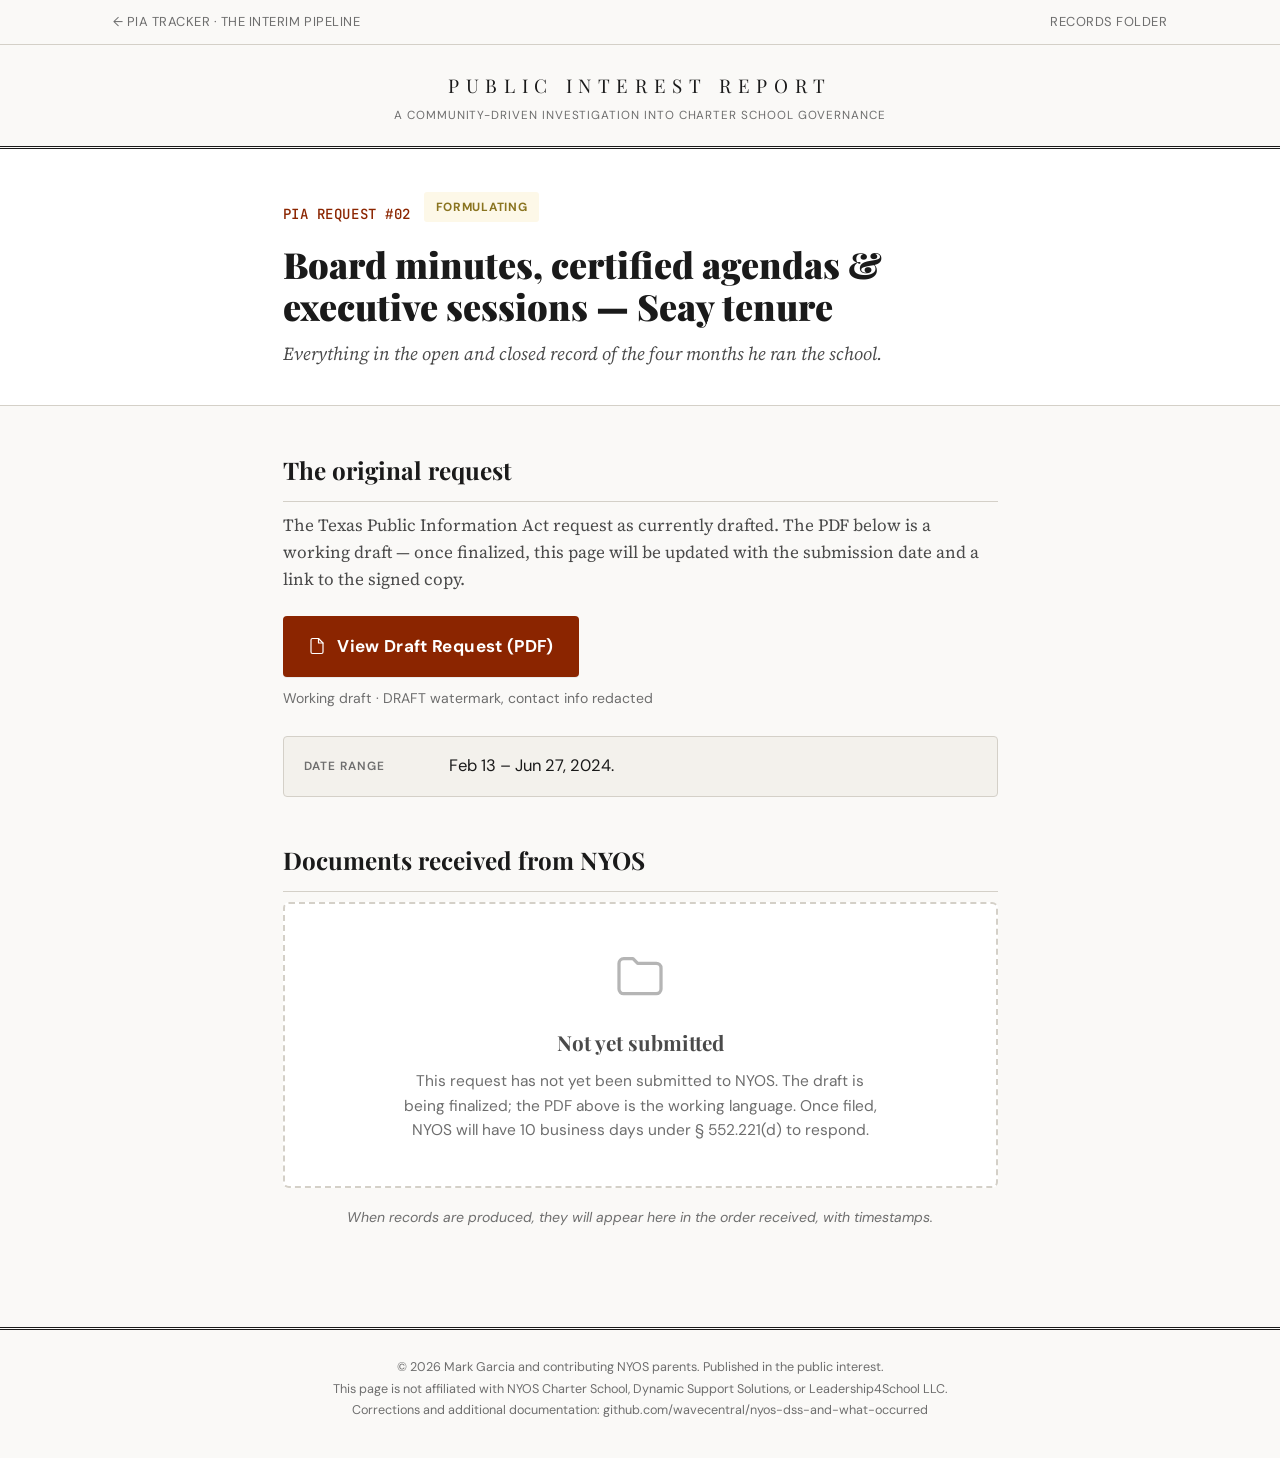
<file: pia-requests/02-board-minutes-seay-tenure/index.html>
<!DOCTYPE html>
<html lang="en">
<head>
<meta charset="UTF-8">
<meta name="viewport" content="width=device-width, initial-scale=1.0">
<title>PIA Request 02 &mdash; Records folder &middot; The Interim Pipeline</title>
<meta name="description" content="Records folder for Public Information Act Request 02 &mdash; Board minutes, certified agendas & executive sessions — Seay tenure">
<link rel="preconnect" href="https://fonts.googleapis.com">
<link rel="preconnect" href="https://fonts.gstatic.com" crossorigin>
<link href="https://fonts.googleapis.com/css2?family=Playfair+Display:wght@400;700;900&family=Source+Serif+4:ital,wght@0,400;0,600;1,400&family=DM+Sans:wght@400;500;600;700&family=JetBrains+Mono:wght@400;500&display=swap" rel="stylesheet">
<style>
:root{--ink:#1a1a1a;--ink-2:#4a4a4a;--ink-3:#6e6e6e;--paper:#faf9f7;--paper-warm:#f3f1ec;--rule:#d4d0c8;--rule-heavy:#1a1a1a;--accent:#8b2500;--accent-hover:#a83a14;--display:'Playfair Display',Georgia,serif;--body:'Source Serif 4',Georgia,serif;--sans:'DM Sans',-apple-system,sans-serif;--mono:'JetBrains Mono','Courier New',monospace}
*,*::before,*::after{box-sizing:border-box;margin:0;padding:0}
html{font-size:17px;scroll-behavior:smooth}
@media(min-width:768px){html{font-size:18px}}
body{font-family:var(--body);color:var(--ink);background:var(--paper);line-height:1.7;-webkit-font-smoothing:antialiased;text-rendering:optimizeLegibility}
a{color:var(--accent);text-decoration:none;border-bottom:1px solid transparent;transition:border-color .15s ease}
a:hover{border-bottom-color:var(--accent)}
.container{max-width:760px;margin:0 auto;padding:0 1.25rem}
.container--full{max-width:1100px}
.topbar{border-bottom:1px solid var(--rule);padding:.6rem 0;font-family:var(--sans);font-size:.72rem;color:var(--ink-3);letter-spacing:.04em;text-transform:uppercase}
.topbar .container{display:flex;justify-content:space-between;align-items:center;max-width:1100px;flex-wrap:wrap;gap:.5rem}
.topbar a{color:var(--ink-3);border-bottom:1px solid transparent}
.topbar a:hover{color:var(--ink);border-bottom-color:var(--ink-3)}
.masthead{text-align:center;padding:1.4rem 0 1.1rem;border-bottom:3px double var(--rule-heavy)}
.masthead__title{font-family:var(--display);font-size:1.05rem;font-weight:400;letter-spacing:.35em;text-transform:uppercase;color:var(--ink)}
.masthead__sub{font-family:var(--sans);font-size:.65rem;color:var(--ink-3);letter-spacing:.08em;text-transform:uppercase;margin-top:.25rem}
.hero{padding:2.4rem 0 2.1rem;border-bottom:1px solid var(--rule);background:#fff}
.hero__num{font-family:var(--mono);font-size:.78rem;color:var(--accent);letter-spacing:.04em;font-weight:500;text-transform:uppercase;display:inline-block;margin-bottom:.6rem}
.hero__keystone{display:inline-block;font-family:var(--sans);font-size:.6rem;font-weight:700;letter-spacing:.14em;text-transform:uppercase;color:var(--accent);background:#fff;border:1px solid var(--accent);padding:.18rem .55rem;border-radius:2px;margin-left:.55rem;vertical-align:middle}
.hero__status{display:inline-block;font-family:var(--sans);font-size:.66rem;font-weight:700;letter-spacing:.06em;text-transform:uppercase;padding:.26rem .65rem;border-radius:3px;margin-bottom:.8rem;margin-left:.5rem;vertical-align:middle}
.status--submitted{background:#e0f0ff;color:#2a6fa8}
.status--formulating{background:#fdf8e8;color:#8a7420}
.status--identified{background:#e8e6f0;color:#5a5278}
.status--resubmitted{background:#fff0e0;color:#a86a2a}
.status--received-awaiting{background:#e8f5e8;color:#3a7a3a}
.status--received-delayed{background:#fce8e8;color:#a03030}
.status--docs-received{background:#d5f0d5;color:#2a6a2a}
.hero__title{font-family:var(--display);font-size:2rem;font-weight:900;line-height:1.18;color:var(--ink);margin:.3rem 0 .7rem}
@media(max-width:600px){.hero__title{font-size:1.5rem}}
.hero__sub{font-family:var(--body);font-size:1.02rem;color:var(--ink-2);line-height:1.5;font-style:italic;max-width:600px}
article{padding:2.4rem 0 2.4rem}
section.block{margin-bottom:2.4rem}
section.block:last-child{margin-bottom:0}
h2.section-head{font-family:var(--display);font-size:1.35rem;font-weight:700;color:var(--ink);margin-bottom:.55rem;padding-bottom:.55rem;border-bottom:1px solid var(--rule)}
.section-intro{font-size:.95rem;color:var(--ink-2);margin-bottom:.4rem;line-height:1.6}
.cta-row{margin:1.25rem 0 .55rem}
.cta-button{display:inline-flex;align-items:center;gap:.65rem;background:var(--accent);color:#fff;font-family:var(--sans);font-weight:700;font-size:.95rem;padding:.85rem 1.4rem;border-radius:4px;letter-spacing:.02em;text-decoration:none;border:none;border-bottom:1px solid transparent;transition:background .15s ease,transform .12s ease;box-shadow:0 1px 0 rgba(0,0,0,.06)}
.cta-button:hover{background:var(--accent-hover);color:#fff;border-bottom-color:transparent;transform:translateY(-1px)}
.cta-button .icon{display:inline-flex;line-height:1}
.cta-aside{font-family:var(--sans);font-size:.78rem;color:var(--ink-3);margin-top:.55rem}
.meta{font-family:var(--sans);font-size:.85rem;color:var(--ink-2);background:var(--paper-warm);padding:.95rem 1.15rem;border-radius:4px;margin:1.4rem 0 0;line-height:1.55;border:1px solid var(--rule)}
.meta__row{display:grid;grid-template-columns:130px 1fr;gap:.85rem;align-items:start;margin-bottom:.55rem}
.meta__row:last-child{margin-bottom:0}
@media(max-width:560px){.meta__row{grid-template-columns:1fr;gap:.15rem}}
.meta__label{font-family:var(--sans);font-size:.66rem;letter-spacing:.08em;text-transform:uppercase;color:var(--ink-3);font-weight:600;padding-top:.18rem}
.meta__value{font-size:.92rem;color:var(--ink);line-height:1.5}
.docs-empty{border:2px dashed var(--rule);border-radius:6px;padding:2.4rem 1.5rem;text-align:center;background:#fff;margin-top:.5rem}
.docs-empty__icon{color:var(--ink-3);opacity:.5;margin-bottom:.65rem;display:inline-block}
.docs-empty__title{font-family:var(--display);font-size:1.15rem;font-weight:700;color:var(--ink-2);margin-bottom:.5rem}
.docs-empty__msg{font-family:var(--sans);font-size:.86rem;color:var(--ink-3);max-width:480px;margin:0 auto;line-height:1.6}
.docs-list{list-style:none;padding:0;margin:.5rem 0 0}
.docs-list__item{display:grid;grid-template-columns:auto 1fr auto;gap:.85rem;align-items:center;border:1px solid var(--rule);background:#fff;padding:.8rem 1rem;border-radius:4px;margin-bottom:.55rem;font-family:var(--sans)}
.docs-list__icon{color:var(--accent);display:inline-flex}
.docs-list__name{font-weight:600;font-size:.92rem;color:var(--ink);border-bottom:1px solid transparent}
.docs-list__name:hover{border-bottom-color:var(--accent);color:var(--accent)}
.docs-list__meta{font-size:.74rem;color:var(--ink-3);margin-top:.18rem}
.docs-list__action{font-size:.78rem;color:var(--accent);font-weight:600;border-bottom:1px solid transparent;white-space:nowrap}
.docs-list__action:hover{border-bottom-color:var(--accent)}
.docs-note{font-family:var(--sans);font-size:.78rem;color:var(--ink-3);margin-top:1rem;font-style:italic;text-align:center}
.site-footer{border-top:3px double var(--rule-heavy);padding:1.5rem 0 2rem;text-align:center;font-family:var(--sans);font-size:.7rem;color:var(--ink-3);line-height:1.7;margin-top:3rem}
.site-footer a{color:var(--ink-3)}
</style>
<script type="text/javascript">
    (function(c,l,a,r,i,t,y){
        c[a]=c[a]||function(){(c[a].q=c[a].q||[]).push(arguments)};
        t=l.createElement(r);t.async=1;t.src="https://www.clarity.ms/tag/"+i;
        y=l.getElementsByTagName(r)[0];y.parentNode.insertBefore(t,y);
    })(window, document, "clarity", "script", "wnk9fpk31j");
</script>
</head>
<body>

<div class="topbar">
<div class="container container--full">
<span><a href="../../pia-requests.html">&larr; PIA Tracker</a> &middot; <a href="../../index.html">The Interim Pipeline</a></span>
<span>Records Folder</span>
</div>
</div>

<header class="masthead">
<div class="container">
<h1 class="masthead__title">Public Interest Report</h1>
<p class="masthead__sub">A Community-Driven Investigation into Charter School Governance</p>
</div>
</header>

<section class="hero">
<div class="container">
<div>
<span class="hero__num">PIA Request #02</span>
<span class="hero__status status--formulating">Formulating</span>
</div>
<h2 class="hero__title">Board minutes, certified agendas &amp; executive sessions &mdash; Seay tenure</h2>
<p class="hero__sub">Everything in the open and closed record of the four months he ran the school.</p>
</div>
</section>

<article>
<div class="container">

<section class="block">
<h2 class="section-head">The original request</h2>
<p class="section-intro">The Texas Public Information Act request as currently drafted. The PDF below is a working draft &mdash; once finalized, this page will be updated with the submission date and a link to the signed copy.</p>

<div class="cta-row">
<a class="cta-button" href="../../pia-02-board-minutes-seay-tenure_draft.pdf" target="_blank" rel="noopener">
<span class="icon"><svg viewBox="0 0 24 24" fill="none" stroke="currentColor" stroke-width="1.6" stroke-linecap="round" stroke-linejoin="round" width="18" height="18" aria-hidden="true"><path d="M14 2H6a2 2 0 0 0-2 2v16a2 2 0 0 0 2 2h12a2 2 0 0 0 2-2V8l-6-6z"/><path d="M14 2v6h6"/></svg></span> View Draft Request (PDF)
</a>
</div>
<p class="cta-aside">Working draft &middot; DRAFT watermark, contact info redacted</p>

<div class="meta">
<div class="meta__row">
<div class="meta__label">Date range</div>
<div class="meta__value">Feb&nbsp;13&nbsp;&ndash;&nbsp;Jun&nbsp;27,&nbsp;2024.</div>
</div>


</div>
</section>

<section class="block">
<h2 class="section-head">Documents received from NYOS</h2>
<div class="docs-empty"><div class="docs-empty__icon"><svg viewBox="0 0 24 24" fill="none" stroke="currentColor" stroke-width="1.4" stroke-linecap="round" stroke-linejoin="round" width="56" height="56" aria-hidden="true"><path d="M3 7a2 2 0 0 1 2-2h4l2 2h8a2 2 0 0 1 2 2v9a2 2 0 0 1-2 2H5a2 2 0 0 1-2-2V7z"/></svg></div><div class="docs-empty__title">Not yet submitted</div><p class="docs-empty__msg">This request has not yet been submitted to NYOS. The draft is being finalized; the PDF above is the working language. Once filed, NYOS will have 10 business days under §&nbsp;552.221(d) to respond.</p></div>
<p class="docs-note">When records are produced, they will appear here in the order received, with timestamps.</p>
</section>

</div>
</article>

<footer class="site-footer">
<div class="container">
<p>&copy; 2026 Mark Garcia and contributing NYOS parents. Published in the public interest.<br>
This page is not affiliated with NYOS Charter School, Dynamic Support Solutions, or Leadership4School LLC.<br>
Corrections and additional documentation: <a href="https://github.com/wavecentral/nyos-dss-and-what-occurred/issues">github.com/wavecentral/nyos-dss-and-what-occurred</a></p>
</div>
</footer>

</body>
</html>
</file>
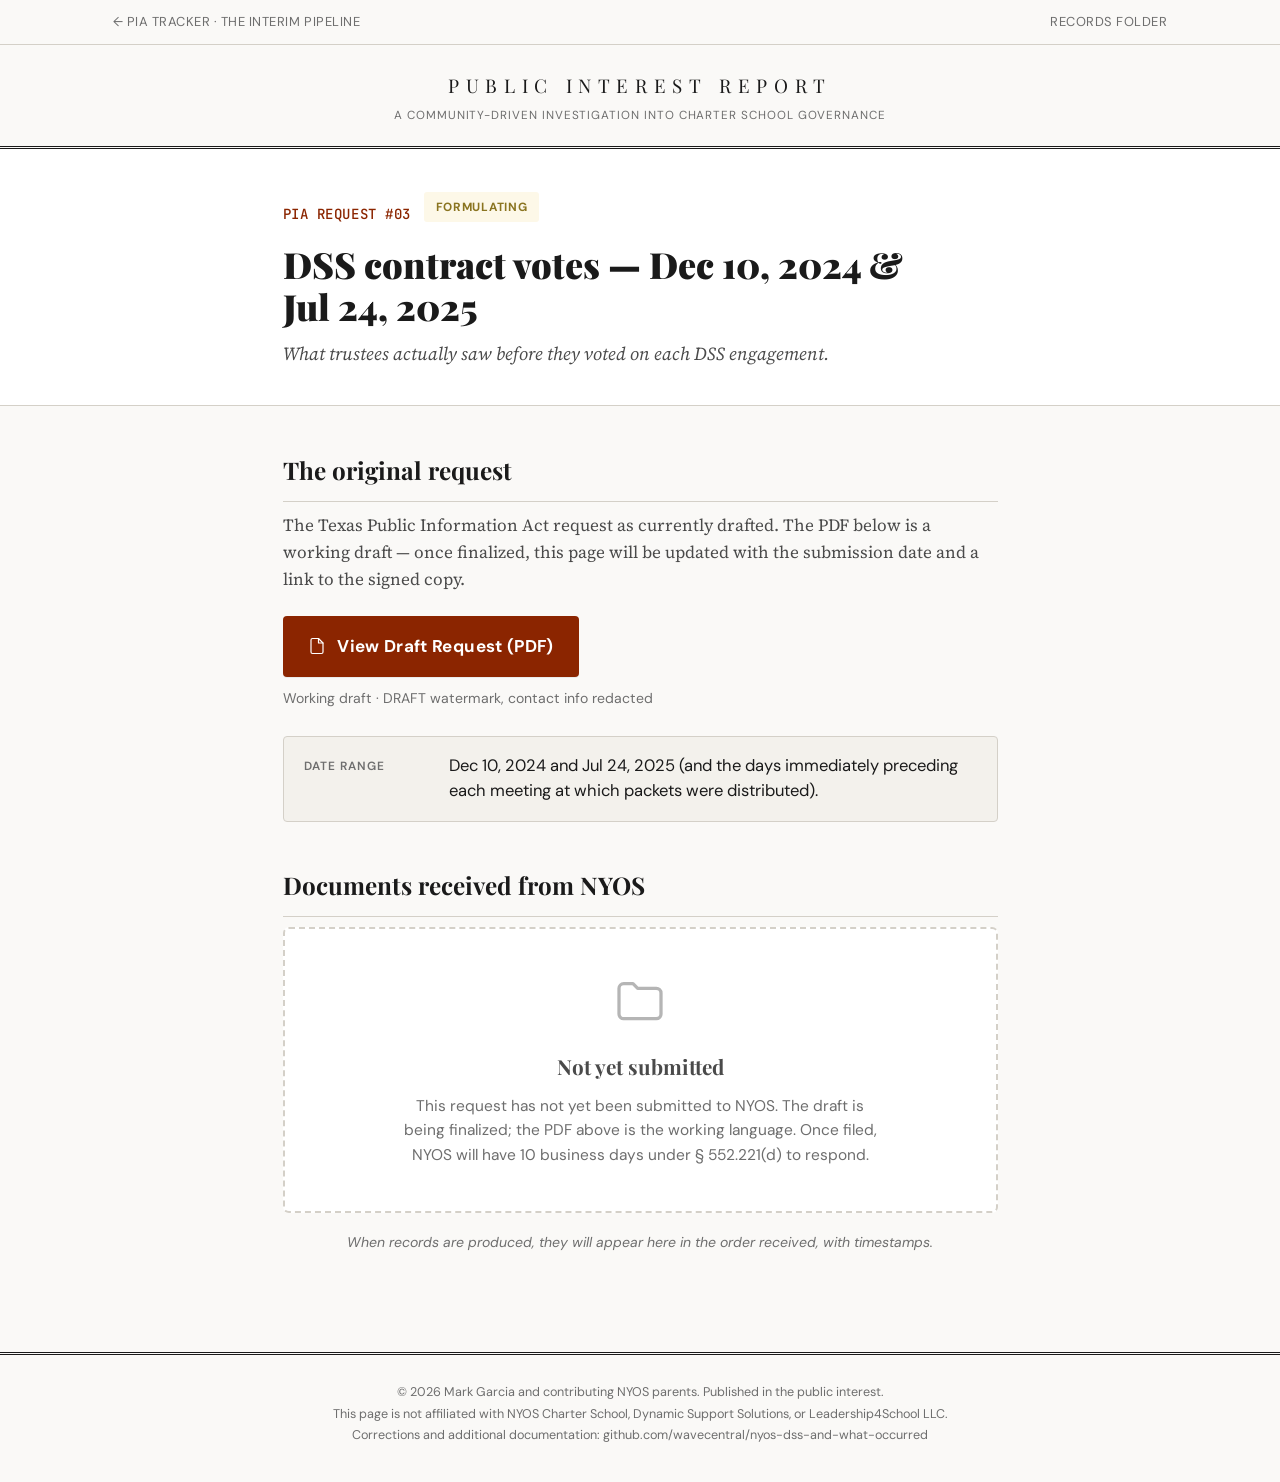
<file: pia-requests/03-dss-contract-votes/index.html>
<!DOCTYPE html>
<html lang="en">
<head>
<meta charset="UTF-8">
<meta name="viewport" content="width=device-width, initial-scale=1.0">
<title>PIA Request 03 &mdash; Records folder &middot; The Interim Pipeline</title>
<meta name="description" content="Records folder for Public Information Act Request 03 &mdash; DSS contract votes — Dec 10, 2024 & Jul 24, 2025">
<link rel="preconnect" href="https://fonts.googleapis.com">
<link rel="preconnect" href="https://fonts.gstatic.com" crossorigin>
<link href="https://fonts.googleapis.com/css2?family=Playfair+Display:wght@400;700;900&family=Source+Serif+4:ital,wght@0,400;0,600;1,400&family=DM+Sans:wght@400;500;600;700&family=JetBrains+Mono:wght@400;500&display=swap" rel="stylesheet">
<style>
:root{--ink:#1a1a1a;--ink-2:#4a4a4a;--ink-3:#6e6e6e;--paper:#faf9f7;--paper-warm:#f3f1ec;--rule:#d4d0c8;--rule-heavy:#1a1a1a;--accent:#8b2500;--accent-hover:#a83a14;--display:'Playfair Display',Georgia,serif;--body:'Source Serif 4',Georgia,serif;--sans:'DM Sans',-apple-system,sans-serif;--mono:'JetBrains Mono','Courier New',monospace}
*,*::before,*::after{box-sizing:border-box;margin:0;padding:0}
html{font-size:17px;scroll-behavior:smooth}
@media(min-width:768px){html{font-size:18px}}
body{font-family:var(--body);color:var(--ink);background:var(--paper);line-height:1.7;-webkit-font-smoothing:antialiased;text-rendering:optimizeLegibility}
a{color:var(--accent);text-decoration:none;border-bottom:1px solid transparent;transition:border-color .15s ease}
a:hover{border-bottom-color:var(--accent)}
.container{max-width:760px;margin:0 auto;padding:0 1.25rem}
.container--full{max-width:1100px}
.topbar{border-bottom:1px solid var(--rule);padding:.6rem 0;font-family:var(--sans);font-size:.72rem;color:var(--ink-3);letter-spacing:.04em;text-transform:uppercase}
.topbar .container{display:flex;justify-content:space-between;align-items:center;max-width:1100px;flex-wrap:wrap;gap:.5rem}
.topbar a{color:var(--ink-3);border-bottom:1px solid transparent}
.topbar a:hover{color:var(--ink);border-bottom-color:var(--ink-3)}
.masthead{text-align:center;padding:1.4rem 0 1.1rem;border-bottom:3px double var(--rule-heavy)}
.masthead__title{font-family:var(--display);font-size:1.05rem;font-weight:400;letter-spacing:.35em;text-transform:uppercase;color:var(--ink)}
.masthead__sub{font-family:var(--sans);font-size:.65rem;color:var(--ink-3);letter-spacing:.08em;text-transform:uppercase;margin-top:.25rem}
.hero{padding:2.4rem 0 2.1rem;border-bottom:1px solid var(--rule);background:#fff}
.hero__num{font-family:var(--mono);font-size:.78rem;color:var(--accent);letter-spacing:.04em;font-weight:500;text-transform:uppercase;display:inline-block;margin-bottom:.6rem}
.hero__keystone{display:inline-block;font-family:var(--sans);font-size:.6rem;font-weight:700;letter-spacing:.14em;text-transform:uppercase;color:var(--accent);background:#fff;border:1px solid var(--accent);padding:.18rem .55rem;border-radius:2px;margin-left:.55rem;vertical-align:middle}
.hero__status{display:inline-block;font-family:var(--sans);font-size:.66rem;font-weight:700;letter-spacing:.06em;text-transform:uppercase;padding:.26rem .65rem;border-radius:3px;margin-bottom:.8rem;margin-left:.5rem;vertical-align:middle}
.status--submitted{background:#e0f0ff;color:#2a6fa8}
.status--formulating{background:#fdf8e8;color:#8a7420}
.status--identified{background:#e8e6f0;color:#5a5278}
.status--resubmitted{background:#fff0e0;color:#a86a2a}
.status--received-awaiting{background:#e8f5e8;color:#3a7a3a}
.status--received-delayed{background:#fce8e8;color:#a03030}
.status--docs-received{background:#d5f0d5;color:#2a6a2a}
.hero__title{font-family:var(--display);font-size:2rem;font-weight:900;line-height:1.18;color:var(--ink);margin:.3rem 0 .7rem}
@media(max-width:600px){.hero__title{font-size:1.5rem}}
.hero__sub{font-family:var(--body);font-size:1.02rem;color:var(--ink-2);line-height:1.5;font-style:italic;max-width:600px}
article{padding:2.4rem 0 2.4rem}
section.block{margin-bottom:2.4rem}
section.block:last-child{margin-bottom:0}
h2.section-head{font-family:var(--display);font-size:1.35rem;font-weight:700;color:var(--ink);margin-bottom:.55rem;padding-bottom:.55rem;border-bottom:1px solid var(--rule)}
.section-intro{font-size:.95rem;color:var(--ink-2);margin-bottom:.4rem;line-height:1.6}
.cta-row{margin:1.25rem 0 .55rem}
.cta-button{display:inline-flex;align-items:center;gap:.65rem;background:var(--accent);color:#fff;font-family:var(--sans);font-weight:700;font-size:.95rem;padding:.85rem 1.4rem;border-radius:4px;letter-spacing:.02em;text-decoration:none;border:none;border-bottom:1px solid transparent;transition:background .15s ease,transform .12s ease;box-shadow:0 1px 0 rgba(0,0,0,.06)}
.cta-button:hover{background:var(--accent-hover);color:#fff;border-bottom-color:transparent;transform:translateY(-1px)}
.cta-button .icon{display:inline-flex;line-height:1}
.cta-aside{font-family:var(--sans);font-size:.78rem;color:var(--ink-3);margin-top:.55rem}
.meta{font-family:var(--sans);font-size:.85rem;color:var(--ink-2);background:var(--paper-warm);padding:.95rem 1.15rem;border-radius:4px;margin:1.4rem 0 0;line-height:1.55;border:1px solid var(--rule)}
.meta__row{display:grid;grid-template-columns:130px 1fr;gap:.85rem;align-items:start;margin-bottom:.55rem}
.meta__row:last-child{margin-bottom:0}
@media(max-width:560px){.meta__row{grid-template-columns:1fr;gap:.15rem}}
.meta__label{font-family:var(--sans);font-size:.66rem;letter-spacing:.08em;text-transform:uppercase;color:var(--ink-3);font-weight:600;padding-top:.18rem}
.meta__value{font-size:.92rem;color:var(--ink);line-height:1.5}
.docs-empty{border:2px dashed var(--rule);border-radius:6px;padding:2.4rem 1.5rem;text-align:center;background:#fff;margin-top:.5rem}
.docs-empty__icon{color:var(--ink-3);opacity:.5;margin-bottom:.65rem;display:inline-block}
.docs-empty__title{font-family:var(--display);font-size:1.15rem;font-weight:700;color:var(--ink-2);margin-bottom:.5rem}
.docs-empty__msg{font-family:var(--sans);font-size:.86rem;color:var(--ink-3);max-width:480px;margin:0 auto;line-height:1.6}
.docs-list{list-style:none;padding:0;margin:.5rem 0 0}
.docs-list__item{display:grid;grid-template-columns:auto 1fr auto;gap:.85rem;align-items:center;border:1px solid var(--rule);background:#fff;padding:.8rem 1rem;border-radius:4px;margin-bottom:.55rem;font-family:var(--sans)}
.docs-list__icon{color:var(--accent);display:inline-flex}
.docs-list__name{font-weight:600;font-size:.92rem;color:var(--ink);border-bottom:1px solid transparent}
.docs-list__name:hover{border-bottom-color:var(--accent);color:var(--accent)}
.docs-list__meta{font-size:.74rem;color:var(--ink-3);margin-top:.18rem}
.docs-list__action{font-size:.78rem;color:var(--accent);font-weight:600;border-bottom:1px solid transparent;white-space:nowrap}
.docs-list__action:hover{border-bottom-color:var(--accent)}
.docs-note{font-family:var(--sans);font-size:.78rem;color:var(--ink-3);margin-top:1rem;font-style:italic;text-align:center}
.site-footer{border-top:3px double var(--rule-heavy);padding:1.5rem 0 2rem;text-align:center;font-family:var(--sans);font-size:.7rem;color:var(--ink-3);line-height:1.7;margin-top:3rem}
.site-footer a{color:var(--ink-3)}
</style>
<script type="text/javascript">
    (function(c,l,a,r,i,t,y){
        c[a]=c[a]||function(){(c[a].q=c[a].q||[]).push(arguments)};
        t=l.createElement(r);t.async=1;t.src="https://www.clarity.ms/tag/"+i;
        y=l.getElementsByTagName(r)[0];y.parentNode.insertBefore(t,y);
    })(window, document, "clarity", "script", "wnk9fpk31j");
</script>
</head>
<body>

<div class="topbar">
<div class="container container--full">
<span><a href="../../pia-requests.html">&larr; PIA Tracker</a> &middot; <a href="../../index.html">The Interim Pipeline</a></span>
<span>Records Folder</span>
</div>
</div>

<header class="masthead">
<div class="container">
<h1 class="masthead__title">Public Interest Report</h1>
<p class="masthead__sub">A Community-Driven Investigation into Charter School Governance</p>
</div>
</header>

<section class="hero">
<div class="container">
<div>
<span class="hero__num">PIA Request #03</span>
<span class="hero__status status--formulating">Formulating</span>
</div>
<h2 class="hero__title">DSS contract votes &mdash; Dec&nbsp;10,&nbsp;2024 &amp; Jul&nbsp;24,&nbsp;2025</h2>
<p class="hero__sub">What trustees actually saw before they voted on each DSS engagement.</p>
</div>
</section>

<article>
<div class="container">

<section class="block">
<h2 class="section-head">The original request</h2>
<p class="section-intro">The Texas Public Information Act request as currently drafted. The PDF below is a working draft &mdash; once finalized, this page will be updated with the submission date and a link to the signed copy.</p>

<div class="cta-row">
<a class="cta-button" href="../../pia-03-dss-contract-votes_draft.pdf" target="_blank" rel="noopener">
<span class="icon"><svg viewBox="0 0 24 24" fill="none" stroke="currentColor" stroke-width="1.6" stroke-linecap="round" stroke-linejoin="round" width="18" height="18" aria-hidden="true"><path d="M14 2H6a2 2 0 0 0-2 2v16a2 2 0 0 0 2 2h12a2 2 0 0 0 2-2V8l-6-6z"/><path d="M14 2v6h6"/></svg></span> View Draft Request (PDF)
</a>
</div>
<p class="cta-aside">Working draft &middot; DRAFT watermark, contact info redacted</p>

<div class="meta">
<div class="meta__row">
<div class="meta__label">Date range</div>
<div class="meta__value">Dec&nbsp;10,&nbsp;2024 and Jul&nbsp;24,&nbsp;2025 (and the days immediately preceding each meeting at which packets were distributed).</div>
</div>


</div>
</section>

<section class="block">
<h2 class="section-head">Documents received from NYOS</h2>
<div class="docs-empty"><div class="docs-empty__icon"><svg viewBox="0 0 24 24" fill="none" stroke="currentColor" stroke-width="1.4" stroke-linecap="round" stroke-linejoin="round" width="56" height="56" aria-hidden="true"><path d="M3 7a2 2 0 0 1 2-2h4l2 2h8a2 2 0 0 1 2 2v9a2 2 0 0 1-2 2H5a2 2 0 0 1-2-2V7z"/></svg></div><div class="docs-empty__title">Not yet submitted</div><p class="docs-empty__msg">This request has not yet been submitted to NYOS. The draft is being finalized; the PDF above is the working language. Once filed, NYOS will have 10 business days under §&nbsp;552.221(d) to respond.</p></div>
<p class="docs-note">When records are produced, they will appear here in the order received, with timestamps.</p>
</section>

</div>
</article>

<footer class="site-footer">
<div class="container">
<p>&copy; 2026 Mark Garcia and contributing NYOS parents. Published in the public interest.<br>
This page is not affiliated with NYOS Charter School, Dynamic Support Solutions, or Leadership4School LLC.<br>
Corrections and additional documentation: <a href="https://github.com/wavecentral/nyos-dss-and-what-occurred/issues">github.com/wavecentral/nyos-dss-and-what-occurred</a></p>
</div>
</footer>

</body>
</html>
</file>
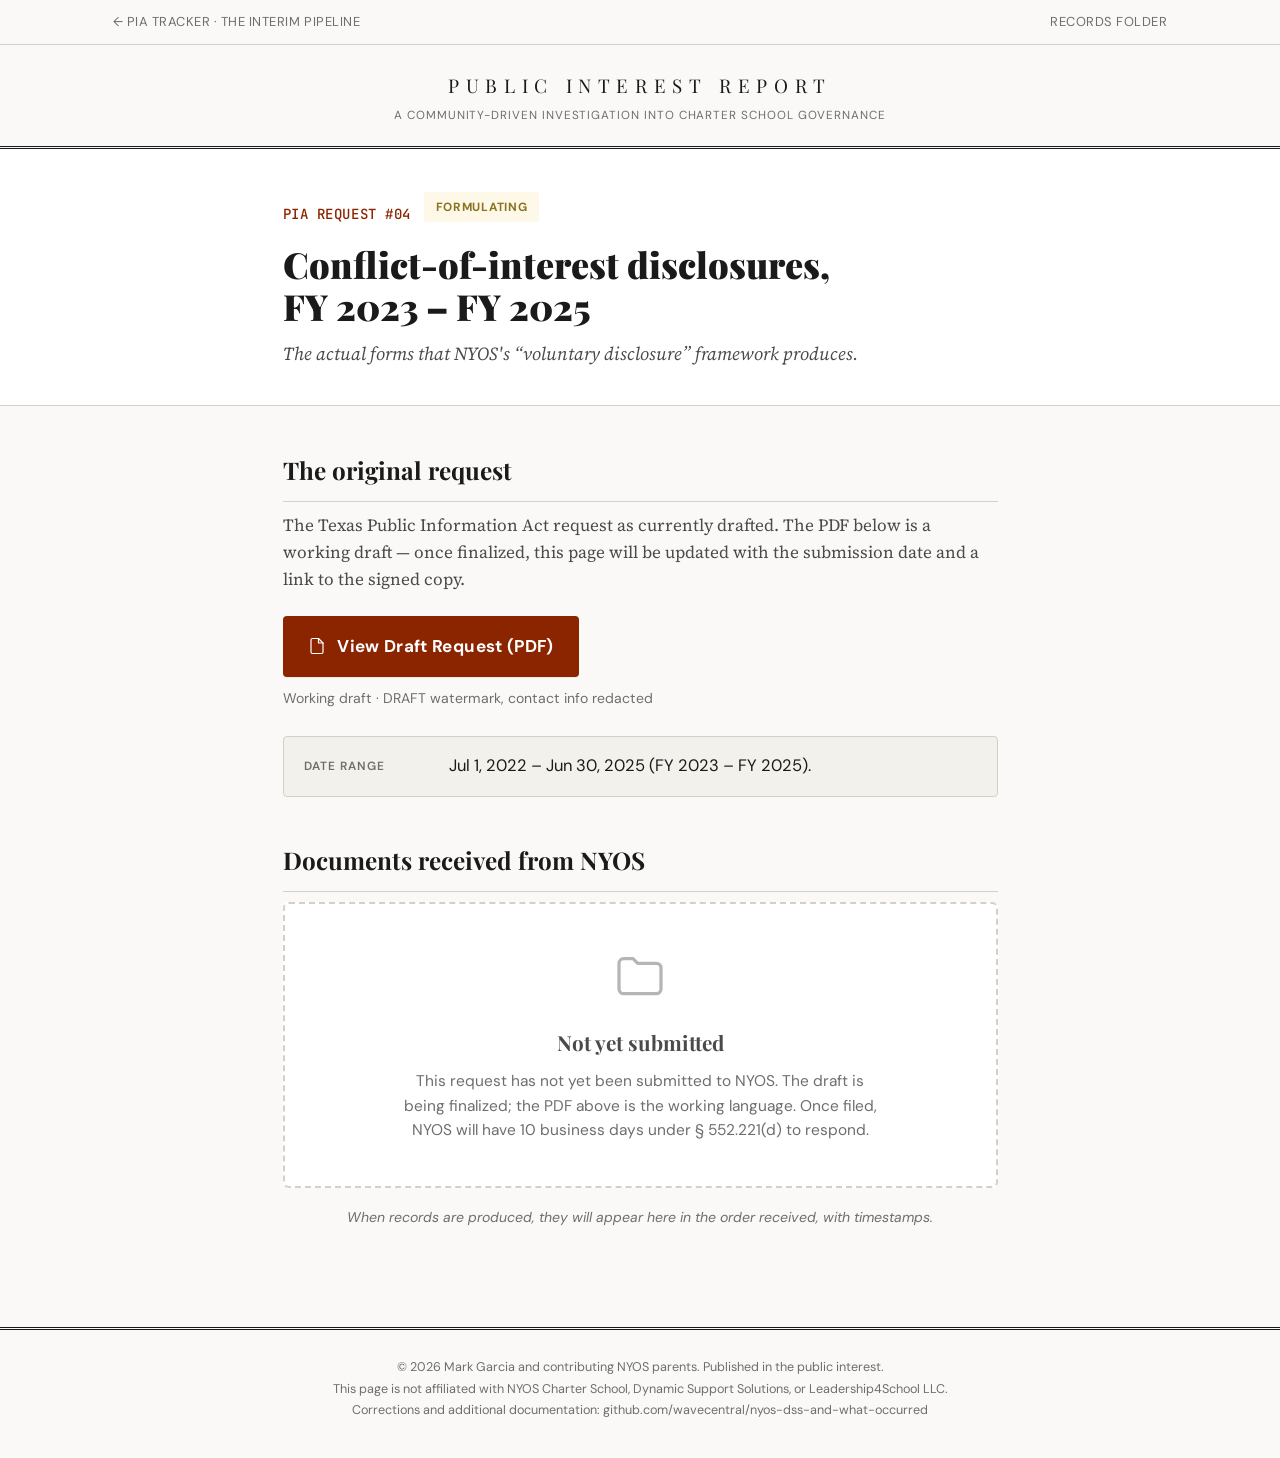
<file: pia-requests/04-coi-disclosures/index.html>
<!DOCTYPE html>
<html lang="en">
<head>
<meta charset="UTF-8">
<meta name="viewport" content="width=device-width, initial-scale=1.0">
<title>PIA Request 04 &mdash; Records folder &middot; The Interim Pipeline</title>
<meta name="description" content="Records folder for Public Information Act Request 04 &mdash; Conflict-of-interest disclosures, FY 2023 – FY 2025">
<link rel="preconnect" href="https://fonts.googleapis.com">
<link rel="preconnect" href="https://fonts.gstatic.com" crossorigin>
<link href="https://fonts.googleapis.com/css2?family=Playfair+Display:wght@400;700;900&family=Source+Serif+4:ital,wght@0,400;0,600;1,400&family=DM+Sans:wght@400;500;600;700&family=JetBrains+Mono:wght@400;500&display=swap" rel="stylesheet">
<style>
:root{--ink:#1a1a1a;--ink-2:#4a4a4a;--ink-3:#6e6e6e;--paper:#faf9f7;--paper-warm:#f3f1ec;--rule:#d4d0c8;--rule-heavy:#1a1a1a;--accent:#8b2500;--accent-hover:#a83a14;--display:'Playfair Display',Georgia,serif;--body:'Source Serif 4',Georgia,serif;--sans:'DM Sans',-apple-system,sans-serif;--mono:'JetBrains Mono','Courier New',monospace}
*,*::before,*::after{box-sizing:border-box;margin:0;padding:0}
html{font-size:17px;scroll-behavior:smooth}
@media(min-width:768px){html{font-size:18px}}
body{font-family:var(--body);color:var(--ink);background:var(--paper);line-height:1.7;-webkit-font-smoothing:antialiased;text-rendering:optimizeLegibility}
a{color:var(--accent);text-decoration:none;border-bottom:1px solid transparent;transition:border-color .15s ease}
a:hover{border-bottom-color:var(--accent)}
.container{max-width:760px;margin:0 auto;padding:0 1.25rem}
.container--full{max-width:1100px}
.topbar{border-bottom:1px solid var(--rule);padding:.6rem 0;font-family:var(--sans);font-size:.72rem;color:var(--ink-3);letter-spacing:.04em;text-transform:uppercase}
.topbar .container{display:flex;justify-content:space-between;align-items:center;max-width:1100px;flex-wrap:wrap;gap:.5rem}
.topbar a{color:var(--ink-3);border-bottom:1px solid transparent}
.topbar a:hover{color:var(--ink);border-bottom-color:var(--ink-3)}
.masthead{text-align:center;padding:1.4rem 0 1.1rem;border-bottom:3px double var(--rule-heavy)}
.masthead__title{font-family:var(--display);font-size:1.05rem;font-weight:400;letter-spacing:.35em;text-transform:uppercase;color:var(--ink)}
.masthead__sub{font-family:var(--sans);font-size:.65rem;color:var(--ink-3);letter-spacing:.08em;text-transform:uppercase;margin-top:.25rem}
.hero{padding:2.4rem 0 2.1rem;border-bottom:1px solid var(--rule);background:#fff}
.hero__num{font-family:var(--mono);font-size:.78rem;color:var(--accent);letter-spacing:.04em;font-weight:500;text-transform:uppercase;display:inline-block;margin-bottom:.6rem}
.hero__keystone{display:inline-block;font-family:var(--sans);font-size:.6rem;font-weight:700;letter-spacing:.14em;text-transform:uppercase;color:var(--accent);background:#fff;border:1px solid var(--accent);padding:.18rem .55rem;border-radius:2px;margin-left:.55rem;vertical-align:middle}
.hero__status{display:inline-block;font-family:var(--sans);font-size:.66rem;font-weight:700;letter-spacing:.06em;text-transform:uppercase;padding:.26rem .65rem;border-radius:3px;margin-bottom:.8rem;margin-left:.5rem;vertical-align:middle}
.status--submitted{background:#e0f0ff;color:#2a6fa8}
.status--formulating{background:#fdf8e8;color:#8a7420}
.status--identified{background:#e8e6f0;color:#5a5278}
.status--resubmitted{background:#fff0e0;color:#a86a2a}
.status--received-awaiting{background:#e8f5e8;color:#3a7a3a}
.status--received-delayed{background:#fce8e8;color:#a03030}
.status--docs-received{background:#d5f0d5;color:#2a6a2a}
.hero__title{font-family:var(--display);font-size:2rem;font-weight:900;line-height:1.18;color:var(--ink);margin:.3rem 0 .7rem}
@media(max-width:600px){.hero__title{font-size:1.5rem}}
.hero__sub{font-family:var(--body);font-size:1.02rem;color:var(--ink-2);line-height:1.5;font-style:italic;max-width:600px}
article{padding:2.4rem 0 2.4rem}
section.block{margin-bottom:2.4rem}
section.block:last-child{margin-bottom:0}
h2.section-head{font-family:var(--display);font-size:1.35rem;font-weight:700;color:var(--ink);margin-bottom:.55rem;padding-bottom:.55rem;border-bottom:1px solid var(--rule)}
.section-intro{font-size:.95rem;color:var(--ink-2);margin-bottom:.4rem;line-height:1.6}
.cta-row{margin:1.25rem 0 .55rem}
.cta-button{display:inline-flex;align-items:center;gap:.65rem;background:var(--accent);color:#fff;font-family:var(--sans);font-weight:700;font-size:.95rem;padding:.85rem 1.4rem;border-radius:4px;letter-spacing:.02em;text-decoration:none;border:none;border-bottom:1px solid transparent;transition:background .15s ease,transform .12s ease;box-shadow:0 1px 0 rgba(0,0,0,.06)}
.cta-button:hover{background:var(--accent-hover);color:#fff;border-bottom-color:transparent;transform:translateY(-1px)}
.cta-button .icon{display:inline-flex;line-height:1}
.cta-aside{font-family:var(--sans);font-size:.78rem;color:var(--ink-3);margin-top:.55rem}
.meta{font-family:var(--sans);font-size:.85rem;color:var(--ink-2);background:var(--paper-warm);padding:.95rem 1.15rem;border-radius:4px;margin:1.4rem 0 0;line-height:1.55;border:1px solid var(--rule)}
.meta__row{display:grid;grid-template-columns:130px 1fr;gap:.85rem;align-items:start;margin-bottom:.55rem}
.meta__row:last-child{margin-bottom:0}
@media(max-width:560px){.meta__row{grid-template-columns:1fr;gap:.15rem}}
.meta__label{font-family:var(--sans);font-size:.66rem;letter-spacing:.08em;text-transform:uppercase;color:var(--ink-3);font-weight:600;padding-top:.18rem}
.meta__value{font-size:.92rem;color:var(--ink);line-height:1.5}
.docs-empty{border:2px dashed var(--rule);border-radius:6px;padding:2.4rem 1.5rem;text-align:center;background:#fff;margin-top:.5rem}
.docs-empty__icon{color:var(--ink-3);opacity:.5;margin-bottom:.65rem;display:inline-block}
.docs-empty__title{font-family:var(--display);font-size:1.15rem;font-weight:700;color:var(--ink-2);margin-bottom:.5rem}
.docs-empty__msg{font-family:var(--sans);font-size:.86rem;color:var(--ink-3);max-width:480px;margin:0 auto;line-height:1.6}
.docs-list{list-style:none;padding:0;margin:.5rem 0 0}
.docs-list__item{display:grid;grid-template-columns:auto 1fr auto;gap:.85rem;align-items:center;border:1px solid var(--rule);background:#fff;padding:.8rem 1rem;border-radius:4px;margin-bottom:.55rem;font-family:var(--sans)}
.docs-list__icon{color:var(--accent);display:inline-flex}
.docs-list__name{font-weight:600;font-size:.92rem;color:var(--ink);border-bottom:1px solid transparent}
.docs-list__name:hover{border-bottom-color:var(--accent);color:var(--accent)}
.docs-list__meta{font-size:.74rem;color:var(--ink-3);margin-top:.18rem}
.docs-list__action{font-size:.78rem;color:var(--accent);font-weight:600;border-bottom:1px solid transparent;white-space:nowrap}
.docs-list__action:hover{border-bottom-color:var(--accent)}
.docs-note{font-family:var(--sans);font-size:.78rem;color:var(--ink-3);margin-top:1rem;font-style:italic;text-align:center}
.site-footer{border-top:3px double var(--rule-heavy);padding:1.5rem 0 2rem;text-align:center;font-family:var(--sans);font-size:.7rem;color:var(--ink-3);line-height:1.7;margin-top:3rem}
.site-footer a{color:var(--ink-3)}
</style>
<script type="text/javascript">
    (function(c,l,a,r,i,t,y){
        c[a]=c[a]||function(){(c[a].q=c[a].q||[]).push(arguments)};
        t=l.createElement(r);t.async=1;t.src="https://www.clarity.ms/tag/"+i;
        y=l.getElementsByTagName(r)[0];y.parentNode.insertBefore(t,y);
    })(window, document, "clarity", "script", "wnk9fpk31j");
</script>
</head>
<body>

<div class="topbar">
<div class="container container--full">
<span><a href="../../pia-requests.html">&larr; PIA Tracker</a> &middot; <a href="../../index.html">The Interim Pipeline</a></span>
<span>Records Folder</span>
</div>
</div>

<header class="masthead">
<div class="container">
<h1 class="masthead__title">Public Interest Report</h1>
<p class="masthead__sub">A Community-Driven Investigation into Charter School Governance</p>
</div>
</header>

<section class="hero">
<div class="container">
<div>
<span class="hero__num">PIA Request #04</span>
<span class="hero__status status--formulating">Formulating</span>
</div>
<h2 class="hero__title">Conflict-of-interest disclosures, FY&nbsp;2023&nbsp;&ndash;&nbsp;FY&nbsp;2025</h2>
<p class="hero__sub">The actual forms that NYOS's &ldquo;voluntary disclosure&rdquo; framework produces.</p>
</div>
</section>

<article>
<div class="container">

<section class="block">
<h2 class="section-head">The original request</h2>
<p class="section-intro">The Texas Public Information Act request as currently drafted. The PDF below is a working draft &mdash; once finalized, this page will be updated with the submission date and a link to the signed copy.</p>

<div class="cta-row">
<a class="cta-button" href="../../pia-04-coi-disclosures_draft.pdf" target="_blank" rel="noopener">
<span class="icon"><svg viewBox="0 0 24 24" fill="none" stroke="currentColor" stroke-width="1.6" stroke-linecap="round" stroke-linejoin="round" width="18" height="18" aria-hidden="true"><path d="M14 2H6a2 2 0 0 0-2 2v16a2 2 0 0 0 2 2h12a2 2 0 0 0 2-2V8l-6-6z"/><path d="M14 2v6h6"/></svg></span> View Draft Request (PDF)
</a>
</div>
<p class="cta-aside">Working draft &middot; DRAFT watermark, contact info redacted</p>

<div class="meta">
<div class="meta__row">
<div class="meta__label">Date range</div>
<div class="meta__value">Jul&nbsp;1,&nbsp;2022&nbsp;&ndash;&nbsp;Jun&nbsp;30,&nbsp;2025 (FY&nbsp;2023&nbsp;&ndash;&nbsp;FY&nbsp;2025).</div>
</div>


</div>
</section>

<section class="block">
<h2 class="section-head">Documents received from NYOS</h2>
<div class="docs-empty"><div class="docs-empty__icon"><svg viewBox="0 0 24 24" fill="none" stroke="currentColor" stroke-width="1.4" stroke-linecap="round" stroke-linejoin="round" width="56" height="56" aria-hidden="true"><path d="M3 7a2 2 0 0 1 2-2h4l2 2h8a2 2 0 0 1 2 2v9a2 2 0 0 1-2 2H5a2 2 0 0 1-2-2V7z"/></svg></div><div class="docs-empty__title">Not yet submitted</div><p class="docs-empty__msg">This request has not yet been submitted to NYOS. The draft is being finalized; the PDF above is the working language. Once filed, NYOS will have 10 business days under §&nbsp;552.221(d) to respond.</p></div>
<p class="docs-note">When records are produced, they will appear here in the order received, with timestamps.</p>
</section>

</div>
</article>

<footer class="site-footer">
<div class="container">
<p>&copy; 2026 Mark Garcia and contributing NYOS parents. Published in the public interest.<br>
This page is not affiliated with NYOS Charter School, Dynamic Support Solutions, or Leadership4School LLC.<br>
Corrections and additional documentation: <a href="https://github.com/wavecentral/nyos-dss-and-what-occurred/issues">github.com/wavecentral/nyos-dss-and-what-occurred</a></p>
</div>
</footer>

</body>
</html>
</file>
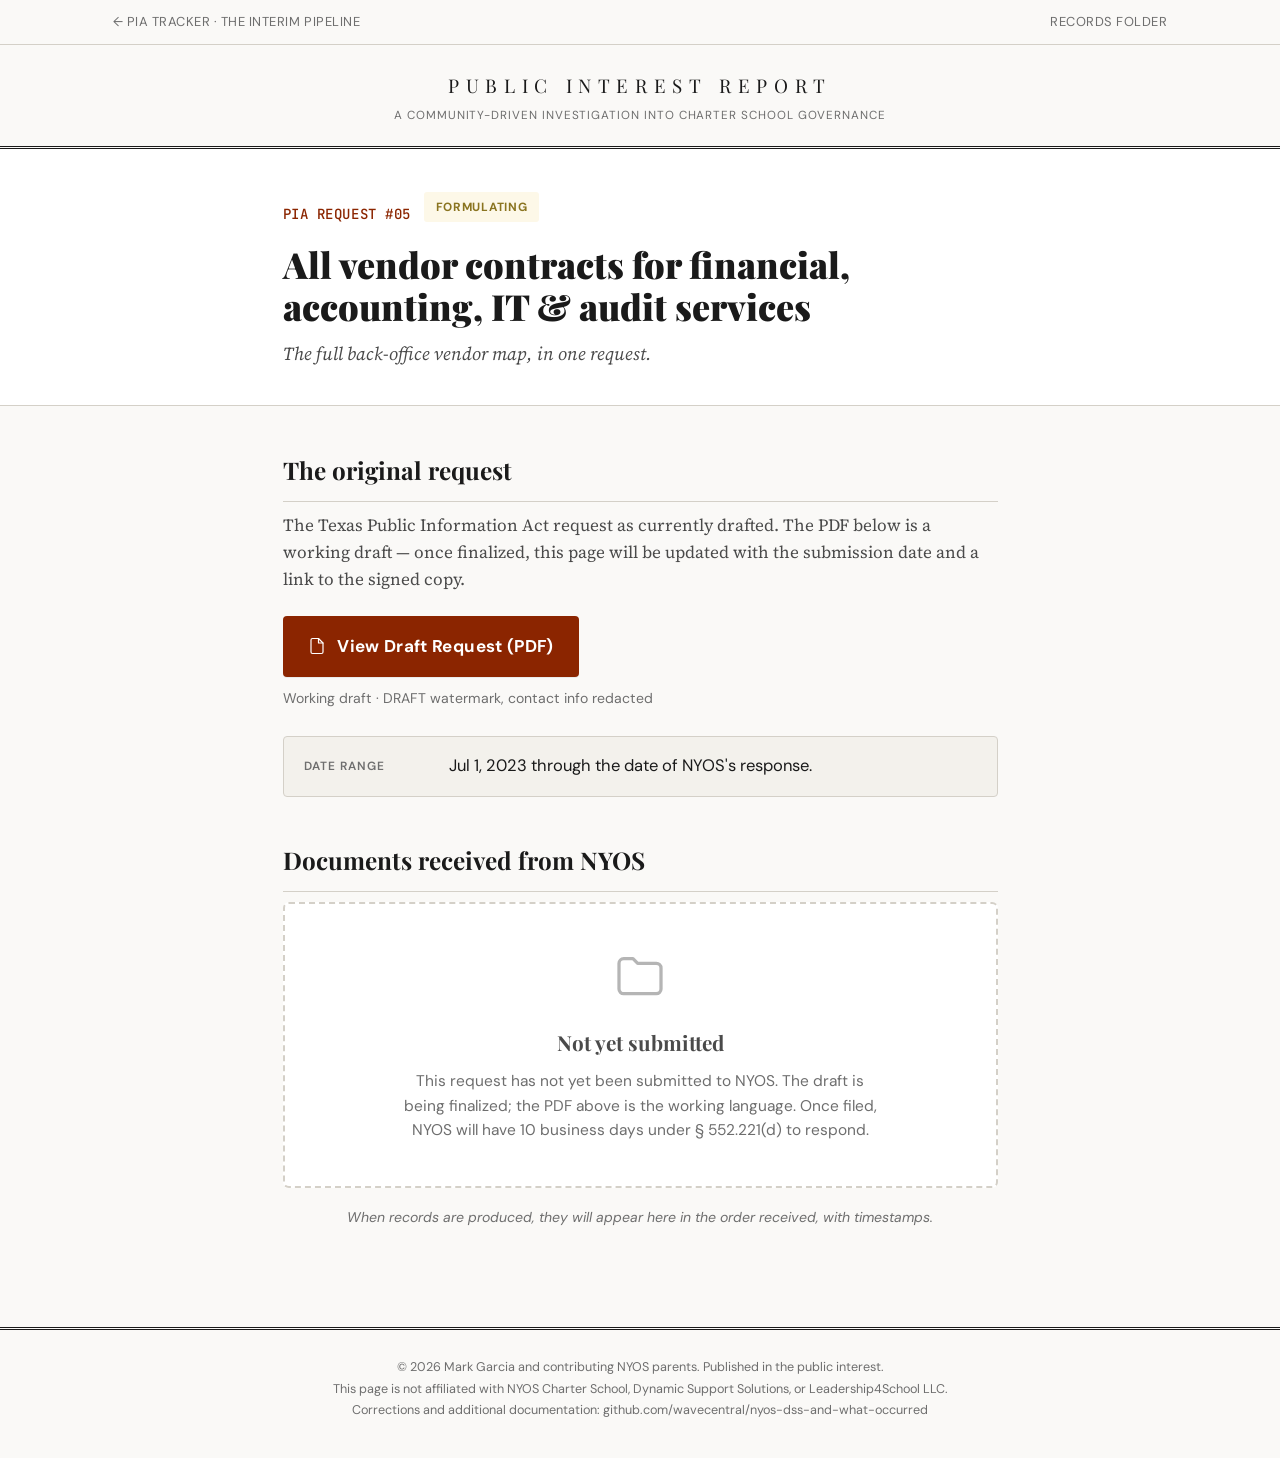
<file: pia-requests/05-vendor-contracts/index.html>
<!DOCTYPE html>
<html lang="en">
<head>
<meta charset="UTF-8">
<meta name="viewport" content="width=device-width, initial-scale=1.0">
<title>PIA Request 05 &mdash; Records folder &middot; The Interim Pipeline</title>
<meta name="description" content="Records folder for Public Information Act Request 05 &mdash; All vendor contracts for financial, accounting, IT & audit services">
<link rel="preconnect" href="https://fonts.googleapis.com">
<link rel="preconnect" href="https://fonts.gstatic.com" crossorigin>
<link href="https://fonts.googleapis.com/css2?family=Playfair+Display:wght@400;700;900&family=Source+Serif+4:ital,wght@0,400;0,600;1,400&family=DM+Sans:wght@400;500;600;700&family=JetBrains+Mono:wght@400;500&display=swap" rel="stylesheet">
<style>
:root{--ink:#1a1a1a;--ink-2:#4a4a4a;--ink-3:#6e6e6e;--paper:#faf9f7;--paper-warm:#f3f1ec;--rule:#d4d0c8;--rule-heavy:#1a1a1a;--accent:#8b2500;--accent-hover:#a83a14;--display:'Playfair Display',Georgia,serif;--body:'Source Serif 4',Georgia,serif;--sans:'DM Sans',-apple-system,sans-serif;--mono:'JetBrains Mono','Courier New',monospace}
*,*::before,*::after{box-sizing:border-box;margin:0;padding:0}
html{font-size:17px;scroll-behavior:smooth}
@media(min-width:768px){html{font-size:18px}}
body{font-family:var(--body);color:var(--ink);background:var(--paper);line-height:1.7;-webkit-font-smoothing:antialiased;text-rendering:optimizeLegibility}
a{color:var(--accent);text-decoration:none;border-bottom:1px solid transparent;transition:border-color .15s ease}
a:hover{border-bottom-color:var(--accent)}
.container{max-width:760px;margin:0 auto;padding:0 1.25rem}
.container--full{max-width:1100px}
.topbar{border-bottom:1px solid var(--rule);padding:.6rem 0;font-family:var(--sans);font-size:.72rem;color:var(--ink-3);letter-spacing:.04em;text-transform:uppercase}
.topbar .container{display:flex;justify-content:space-between;align-items:center;max-width:1100px;flex-wrap:wrap;gap:.5rem}
.topbar a{color:var(--ink-3);border-bottom:1px solid transparent}
.topbar a:hover{color:var(--ink);border-bottom-color:var(--ink-3)}
.masthead{text-align:center;padding:1.4rem 0 1.1rem;border-bottom:3px double var(--rule-heavy)}
.masthead__title{font-family:var(--display);font-size:1.05rem;font-weight:400;letter-spacing:.35em;text-transform:uppercase;color:var(--ink)}
.masthead__sub{font-family:var(--sans);font-size:.65rem;color:var(--ink-3);letter-spacing:.08em;text-transform:uppercase;margin-top:.25rem}
.hero{padding:2.4rem 0 2.1rem;border-bottom:1px solid var(--rule);background:#fff}
.hero__num{font-family:var(--mono);font-size:.78rem;color:var(--accent);letter-spacing:.04em;font-weight:500;text-transform:uppercase;display:inline-block;margin-bottom:.6rem}
.hero__keystone{display:inline-block;font-family:var(--sans);font-size:.6rem;font-weight:700;letter-spacing:.14em;text-transform:uppercase;color:var(--accent);background:#fff;border:1px solid var(--accent);padding:.18rem .55rem;border-radius:2px;margin-left:.55rem;vertical-align:middle}
.hero__status{display:inline-block;font-family:var(--sans);font-size:.66rem;font-weight:700;letter-spacing:.06em;text-transform:uppercase;padding:.26rem .65rem;border-radius:3px;margin-bottom:.8rem;margin-left:.5rem;vertical-align:middle}
.status--submitted{background:#e0f0ff;color:#2a6fa8}
.status--formulating{background:#fdf8e8;color:#8a7420}
.status--identified{background:#e8e6f0;color:#5a5278}
.status--resubmitted{background:#fff0e0;color:#a86a2a}
.status--received-awaiting{background:#e8f5e8;color:#3a7a3a}
.status--received-delayed{background:#fce8e8;color:#a03030}
.status--docs-received{background:#d5f0d5;color:#2a6a2a}
.hero__title{font-family:var(--display);font-size:2rem;font-weight:900;line-height:1.18;color:var(--ink);margin:.3rem 0 .7rem}
@media(max-width:600px){.hero__title{font-size:1.5rem}}
.hero__sub{font-family:var(--body);font-size:1.02rem;color:var(--ink-2);line-height:1.5;font-style:italic;max-width:600px}
article{padding:2.4rem 0 2.4rem}
section.block{margin-bottom:2.4rem}
section.block:last-child{margin-bottom:0}
h2.section-head{font-family:var(--display);font-size:1.35rem;font-weight:700;color:var(--ink);margin-bottom:.55rem;padding-bottom:.55rem;border-bottom:1px solid var(--rule)}
.section-intro{font-size:.95rem;color:var(--ink-2);margin-bottom:.4rem;line-height:1.6}
.cta-row{margin:1.25rem 0 .55rem}
.cta-button{display:inline-flex;align-items:center;gap:.65rem;background:var(--accent);color:#fff;font-family:var(--sans);font-weight:700;font-size:.95rem;padding:.85rem 1.4rem;border-radius:4px;letter-spacing:.02em;text-decoration:none;border:none;border-bottom:1px solid transparent;transition:background .15s ease,transform .12s ease;box-shadow:0 1px 0 rgba(0,0,0,.06)}
.cta-button:hover{background:var(--accent-hover);color:#fff;border-bottom-color:transparent;transform:translateY(-1px)}
.cta-button .icon{display:inline-flex;line-height:1}
.cta-aside{font-family:var(--sans);font-size:.78rem;color:var(--ink-3);margin-top:.55rem}
.meta{font-family:var(--sans);font-size:.85rem;color:var(--ink-2);background:var(--paper-warm);padding:.95rem 1.15rem;border-radius:4px;margin:1.4rem 0 0;line-height:1.55;border:1px solid var(--rule)}
.meta__row{display:grid;grid-template-columns:130px 1fr;gap:.85rem;align-items:start;margin-bottom:.55rem}
.meta__row:last-child{margin-bottom:0}
@media(max-width:560px){.meta__row{grid-template-columns:1fr;gap:.15rem}}
.meta__label{font-family:var(--sans);font-size:.66rem;letter-spacing:.08em;text-transform:uppercase;color:var(--ink-3);font-weight:600;padding-top:.18rem}
.meta__value{font-size:.92rem;color:var(--ink);line-height:1.5}
.docs-empty{border:2px dashed var(--rule);border-radius:6px;padding:2.4rem 1.5rem;text-align:center;background:#fff;margin-top:.5rem}
.docs-empty__icon{color:var(--ink-3);opacity:.5;margin-bottom:.65rem;display:inline-block}
.docs-empty__title{font-family:var(--display);font-size:1.15rem;font-weight:700;color:var(--ink-2);margin-bottom:.5rem}
.docs-empty__msg{font-family:var(--sans);font-size:.86rem;color:var(--ink-3);max-width:480px;margin:0 auto;line-height:1.6}
.docs-list{list-style:none;padding:0;margin:.5rem 0 0}
.docs-list__item{display:grid;grid-template-columns:auto 1fr auto;gap:.85rem;align-items:center;border:1px solid var(--rule);background:#fff;padding:.8rem 1rem;border-radius:4px;margin-bottom:.55rem;font-family:var(--sans)}
.docs-list__icon{color:var(--accent);display:inline-flex}
.docs-list__name{font-weight:600;font-size:.92rem;color:var(--ink);border-bottom:1px solid transparent}
.docs-list__name:hover{border-bottom-color:var(--accent);color:var(--accent)}
.docs-list__meta{font-size:.74rem;color:var(--ink-3);margin-top:.18rem}
.docs-list__action{font-size:.78rem;color:var(--accent);font-weight:600;border-bottom:1px solid transparent;white-space:nowrap}
.docs-list__action:hover{border-bottom-color:var(--accent)}
.docs-note{font-family:var(--sans);font-size:.78rem;color:var(--ink-3);margin-top:1rem;font-style:italic;text-align:center}
.site-footer{border-top:3px double var(--rule-heavy);padding:1.5rem 0 2rem;text-align:center;font-family:var(--sans);font-size:.7rem;color:var(--ink-3);line-height:1.7;margin-top:3rem}
.site-footer a{color:var(--ink-3)}
</style>
<script type="text/javascript">
    (function(c,l,a,r,i,t,y){
        c[a]=c[a]||function(){(c[a].q=c[a].q||[]).push(arguments)};
        t=l.createElement(r);t.async=1;t.src="https://www.clarity.ms/tag/"+i;
        y=l.getElementsByTagName(r)[0];y.parentNode.insertBefore(t,y);
    })(window, document, "clarity", "script", "wnk9fpk31j");
</script>
</head>
<body>

<div class="topbar">
<div class="container container--full">
<span><a href="../../pia-requests.html">&larr; PIA Tracker</a> &middot; <a href="../../index.html">The Interim Pipeline</a></span>
<span>Records Folder</span>
</div>
</div>

<header class="masthead">
<div class="container">
<h1 class="masthead__title">Public Interest Report</h1>
<p class="masthead__sub">A Community-Driven Investigation into Charter School Governance</p>
</div>
</header>

<section class="hero">
<div class="container">
<div>
<span class="hero__num">PIA Request #05</span>
<span class="hero__status status--formulating">Formulating</span>
</div>
<h2 class="hero__title">All vendor contracts for financial, accounting, IT &amp; audit services</h2>
<p class="hero__sub">The full back-office vendor map, in one request.</p>
</div>
</section>

<article>
<div class="container">

<section class="block">
<h2 class="section-head">The original request</h2>
<p class="section-intro">The Texas Public Information Act request as currently drafted. The PDF below is a working draft &mdash; once finalized, this page will be updated with the submission date and a link to the signed copy.</p>

<div class="cta-row">
<a class="cta-button" href="../../pia-05-vendor-contracts_draft.pdf" target="_blank" rel="noopener">
<span class="icon"><svg viewBox="0 0 24 24" fill="none" stroke="currentColor" stroke-width="1.6" stroke-linecap="round" stroke-linejoin="round" width="18" height="18" aria-hidden="true"><path d="M14 2H6a2 2 0 0 0-2 2v16a2 2 0 0 0 2 2h12a2 2 0 0 0 2-2V8l-6-6z"/><path d="M14 2v6h6"/></svg></span> View Draft Request (PDF)
</a>
</div>
<p class="cta-aside">Working draft &middot; DRAFT watermark, contact info redacted</p>

<div class="meta">
<div class="meta__row">
<div class="meta__label">Date range</div>
<div class="meta__value">Jul&nbsp;1,&nbsp;2023 through the date of NYOS's response.</div>
</div>


</div>
</section>

<section class="block">
<h2 class="section-head">Documents received from NYOS</h2>
<div class="docs-empty"><div class="docs-empty__icon"><svg viewBox="0 0 24 24" fill="none" stroke="currentColor" stroke-width="1.4" stroke-linecap="round" stroke-linejoin="round" width="56" height="56" aria-hidden="true"><path d="M3 7a2 2 0 0 1 2-2h4l2 2h8a2 2 0 0 1 2 2v9a2 2 0 0 1-2 2H5a2 2 0 0 1-2-2V7z"/></svg></div><div class="docs-empty__title">Not yet submitted</div><p class="docs-empty__msg">This request has not yet been submitted to NYOS. The draft is being finalized; the PDF above is the working language. Once filed, NYOS will have 10 business days under §&nbsp;552.221(d) to respond.</p></div>
<p class="docs-note">When records are produced, they will appear here in the order received, with timestamps.</p>
</section>

</div>
</article>

<footer class="site-footer">
<div class="container">
<p>&copy; 2026 Mark Garcia and contributing NYOS parents. Published in the public interest.<br>
This page is not affiliated with NYOS Charter School, Dynamic Support Solutions, or Leadership4School LLC.<br>
Corrections and additional documentation: <a href="https://github.com/wavecentral/nyos-dss-and-what-occurred/issues">github.com/wavecentral/nyos-dss-and-what-occurred</a></p>
</div>
</footer>

</body>
</html>
</file>
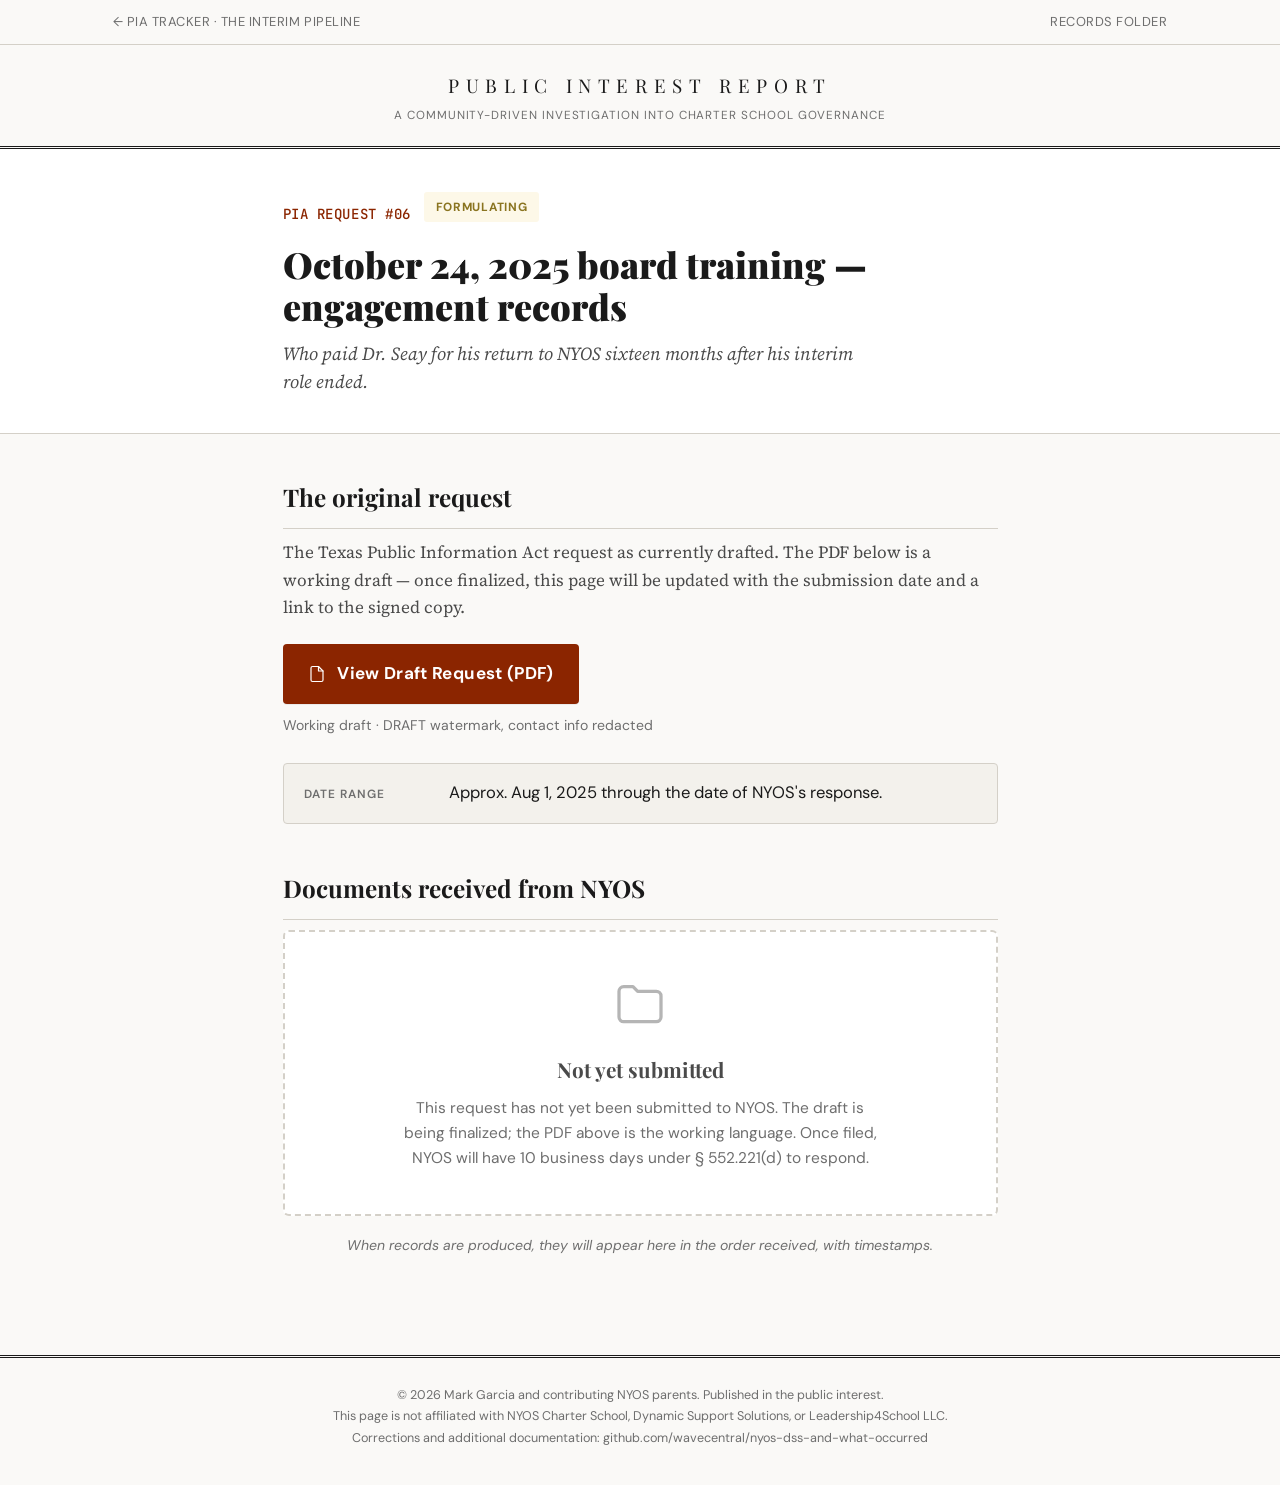
<file: pia-requests/06-board-training-oct-2025/index.html>
<!DOCTYPE html>
<html lang="en">
<head>
<meta charset="UTF-8">
<meta name="viewport" content="width=device-width, initial-scale=1.0">
<title>PIA Request 06 &mdash; Records folder &middot; The Interim Pipeline</title>
<meta name="description" content="Records folder for Public Information Act Request 06 &mdash; October 24, 2025 board training — engagement records">
<link rel="preconnect" href="https://fonts.googleapis.com">
<link rel="preconnect" href="https://fonts.gstatic.com" crossorigin>
<link href="https://fonts.googleapis.com/css2?family=Playfair+Display:wght@400;700;900&family=Source+Serif+4:ital,wght@0,400;0,600;1,400&family=DM+Sans:wght@400;500;600;700&family=JetBrains+Mono:wght@400;500&display=swap" rel="stylesheet">
<style>
:root{--ink:#1a1a1a;--ink-2:#4a4a4a;--ink-3:#6e6e6e;--paper:#faf9f7;--paper-warm:#f3f1ec;--rule:#d4d0c8;--rule-heavy:#1a1a1a;--accent:#8b2500;--accent-hover:#a83a14;--display:'Playfair Display',Georgia,serif;--body:'Source Serif 4',Georgia,serif;--sans:'DM Sans',-apple-system,sans-serif;--mono:'JetBrains Mono','Courier New',monospace}
*,*::before,*::after{box-sizing:border-box;margin:0;padding:0}
html{font-size:17px;scroll-behavior:smooth}
@media(min-width:768px){html{font-size:18px}}
body{font-family:var(--body);color:var(--ink);background:var(--paper);line-height:1.7;-webkit-font-smoothing:antialiased;text-rendering:optimizeLegibility}
a{color:var(--accent);text-decoration:none;border-bottom:1px solid transparent;transition:border-color .15s ease}
a:hover{border-bottom-color:var(--accent)}
.container{max-width:760px;margin:0 auto;padding:0 1.25rem}
.container--full{max-width:1100px}
.topbar{border-bottom:1px solid var(--rule);padding:.6rem 0;font-family:var(--sans);font-size:.72rem;color:var(--ink-3);letter-spacing:.04em;text-transform:uppercase}
.topbar .container{display:flex;justify-content:space-between;align-items:center;max-width:1100px;flex-wrap:wrap;gap:.5rem}
.topbar a{color:var(--ink-3);border-bottom:1px solid transparent}
.topbar a:hover{color:var(--ink);border-bottom-color:var(--ink-3)}
.masthead{text-align:center;padding:1.4rem 0 1.1rem;border-bottom:3px double var(--rule-heavy)}
.masthead__title{font-family:var(--display);font-size:1.05rem;font-weight:400;letter-spacing:.35em;text-transform:uppercase;color:var(--ink)}
.masthead__sub{font-family:var(--sans);font-size:.65rem;color:var(--ink-3);letter-spacing:.08em;text-transform:uppercase;margin-top:.25rem}
.hero{padding:2.4rem 0 2.1rem;border-bottom:1px solid var(--rule);background:#fff}
.hero__num{font-family:var(--mono);font-size:.78rem;color:var(--accent);letter-spacing:.04em;font-weight:500;text-transform:uppercase;display:inline-block;margin-bottom:.6rem}
.hero__keystone{display:inline-block;font-family:var(--sans);font-size:.6rem;font-weight:700;letter-spacing:.14em;text-transform:uppercase;color:var(--accent);background:#fff;border:1px solid var(--accent);padding:.18rem .55rem;border-radius:2px;margin-left:.55rem;vertical-align:middle}
.hero__status{display:inline-block;font-family:var(--sans);font-size:.66rem;font-weight:700;letter-spacing:.06em;text-transform:uppercase;padding:.26rem .65rem;border-radius:3px;margin-bottom:.8rem;margin-left:.5rem;vertical-align:middle}
.status--submitted{background:#e0f0ff;color:#2a6fa8}
.status--formulating{background:#fdf8e8;color:#8a7420}
.status--identified{background:#e8e6f0;color:#5a5278}
.status--resubmitted{background:#fff0e0;color:#a86a2a}
.status--received-awaiting{background:#e8f5e8;color:#3a7a3a}
.status--received-delayed{background:#fce8e8;color:#a03030}
.status--docs-received{background:#d5f0d5;color:#2a6a2a}
.hero__title{font-family:var(--display);font-size:2rem;font-weight:900;line-height:1.18;color:var(--ink);margin:.3rem 0 .7rem}
@media(max-width:600px){.hero__title{font-size:1.5rem}}
.hero__sub{font-family:var(--body);font-size:1.02rem;color:var(--ink-2);line-height:1.5;font-style:italic;max-width:600px}
article{padding:2.4rem 0 2.4rem}
section.block{margin-bottom:2.4rem}
section.block:last-child{margin-bottom:0}
h2.section-head{font-family:var(--display);font-size:1.35rem;font-weight:700;color:var(--ink);margin-bottom:.55rem;padding-bottom:.55rem;border-bottom:1px solid var(--rule)}
.section-intro{font-size:.95rem;color:var(--ink-2);margin-bottom:.4rem;line-height:1.6}
.cta-row{margin:1.25rem 0 .55rem}
.cta-button{display:inline-flex;align-items:center;gap:.65rem;background:var(--accent);color:#fff;font-family:var(--sans);font-weight:700;font-size:.95rem;padding:.85rem 1.4rem;border-radius:4px;letter-spacing:.02em;text-decoration:none;border:none;border-bottom:1px solid transparent;transition:background .15s ease,transform .12s ease;box-shadow:0 1px 0 rgba(0,0,0,.06)}
.cta-button:hover{background:var(--accent-hover);color:#fff;border-bottom-color:transparent;transform:translateY(-1px)}
.cta-button .icon{display:inline-flex;line-height:1}
.cta-aside{font-family:var(--sans);font-size:.78rem;color:var(--ink-3);margin-top:.55rem}
.meta{font-family:var(--sans);font-size:.85rem;color:var(--ink-2);background:var(--paper-warm);padding:.95rem 1.15rem;border-radius:4px;margin:1.4rem 0 0;line-height:1.55;border:1px solid var(--rule)}
.meta__row{display:grid;grid-template-columns:130px 1fr;gap:.85rem;align-items:start;margin-bottom:.55rem}
.meta__row:last-child{margin-bottom:0}
@media(max-width:560px){.meta__row{grid-template-columns:1fr;gap:.15rem}}
.meta__label{font-family:var(--sans);font-size:.66rem;letter-spacing:.08em;text-transform:uppercase;color:var(--ink-3);font-weight:600;padding-top:.18rem}
.meta__value{font-size:.92rem;color:var(--ink);line-height:1.5}
.docs-empty{border:2px dashed var(--rule);border-radius:6px;padding:2.4rem 1.5rem;text-align:center;background:#fff;margin-top:.5rem}
.docs-empty__icon{color:var(--ink-3);opacity:.5;margin-bottom:.65rem;display:inline-block}
.docs-empty__title{font-family:var(--display);font-size:1.15rem;font-weight:700;color:var(--ink-2);margin-bottom:.5rem}
.docs-empty__msg{font-family:var(--sans);font-size:.86rem;color:var(--ink-3);max-width:480px;margin:0 auto;line-height:1.6}
.docs-list{list-style:none;padding:0;margin:.5rem 0 0}
.docs-list__item{display:grid;grid-template-columns:auto 1fr auto;gap:.85rem;align-items:center;border:1px solid var(--rule);background:#fff;padding:.8rem 1rem;border-radius:4px;margin-bottom:.55rem;font-family:var(--sans)}
.docs-list__icon{color:var(--accent);display:inline-flex}
.docs-list__name{font-weight:600;font-size:.92rem;color:var(--ink);border-bottom:1px solid transparent}
.docs-list__name:hover{border-bottom-color:var(--accent);color:var(--accent)}
.docs-list__meta{font-size:.74rem;color:var(--ink-3);margin-top:.18rem}
.docs-list__action{font-size:.78rem;color:var(--accent);font-weight:600;border-bottom:1px solid transparent;white-space:nowrap}
.docs-list__action:hover{border-bottom-color:var(--accent)}
.docs-note{font-family:var(--sans);font-size:.78rem;color:var(--ink-3);margin-top:1rem;font-style:italic;text-align:center}
.site-footer{border-top:3px double var(--rule-heavy);padding:1.5rem 0 2rem;text-align:center;font-family:var(--sans);font-size:.7rem;color:var(--ink-3);line-height:1.7;margin-top:3rem}
.site-footer a{color:var(--ink-3)}
</style>
<script type="text/javascript">
    (function(c,l,a,r,i,t,y){
        c[a]=c[a]||function(){(c[a].q=c[a].q||[]).push(arguments)};
        t=l.createElement(r);t.async=1;t.src="https://www.clarity.ms/tag/"+i;
        y=l.getElementsByTagName(r)[0];y.parentNode.insertBefore(t,y);
    })(window, document, "clarity", "script", "wnk9fpk31j");
</script>
</head>
<body>

<div class="topbar">
<div class="container container--full">
<span><a href="../../pia-requests.html">&larr; PIA Tracker</a> &middot; <a href="../../index.html">The Interim Pipeline</a></span>
<span>Records Folder</span>
</div>
</div>

<header class="masthead">
<div class="container">
<h1 class="masthead__title">Public Interest Report</h1>
<p class="masthead__sub">A Community-Driven Investigation into Charter School Governance</p>
</div>
</header>

<section class="hero">
<div class="container">
<div>
<span class="hero__num">PIA Request #06</span>
<span class="hero__status status--formulating">Formulating</span>
</div>
<h2 class="hero__title">October&nbsp;24,&nbsp;2025 board training &mdash; engagement records</h2>
<p class="hero__sub">Who paid Dr. Seay for his return to NYOS sixteen months after his interim role ended.</p>
</div>
</section>

<article>
<div class="container">

<section class="block">
<h2 class="section-head">The original request</h2>
<p class="section-intro">The Texas Public Information Act request as currently drafted. The PDF below is a working draft &mdash; once finalized, this page will be updated with the submission date and a link to the signed copy.</p>

<div class="cta-row">
<a class="cta-button" href="../../pia-06-board-training-oct-2025_draft.pdf" target="_blank" rel="noopener">
<span class="icon"><svg viewBox="0 0 24 24" fill="none" stroke="currentColor" stroke-width="1.6" stroke-linecap="round" stroke-linejoin="round" width="18" height="18" aria-hidden="true"><path d="M14 2H6a2 2 0 0 0-2 2v16a2 2 0 0 0 2 2h12a2 2 0 0 0 2-2V8l-6-6z"/><path d="M14 2v6h6"/></svg></span> View Draft Request (PDF)
</a>
</div>
<p class="cta-aside">Working draft &middot; DRAFT watermark, contact info redacted</p>

<div class="meta">
<div class="meta__row">
<div class="meta__label">Date range</div>
<div class="meta__value">Approx. Aug&nbsp;1,&nbsp;2025 through the date of NYOS's response.</div>
</div>


</div>
</section>

<section class="block">
<h2 class="section-head">Documents received from NYOS</h2>
<div class="docs-empty"><div class="docs-empty__icon"><svg viewBox="0 0 24 24" fill="none" stroke="currentColor" stroke-width="1.4" stroke-linecap="round" stroke-linejoin="round" width="56" height="56" aria-hidden="true"><path d="M3 7a2 2 0 0 1 2-2h4l2 2h8a2 2 0 0 1 2 2v9a2 2 0 0 1-2 2H5a2 2 0 0 1-2-2V7z"/></svg></div><div class="docs-empty__title">Not yet submitted</div><p class="docs-empty__msg">This request has not yet been submitted to NYOS. The draft is being finalized; the PDF above is the working language. Once filed, NYOS will have 10 business days under §&nbsp;552.221(d) to respond.</p></div>
<p class="docs-note">When records are produced, they will appear here in the order received, with timestamps.</p>
</section>

</div>
</article>

<footer class="site-footer">
<div class="container">
<p>&copy; 2026 Mark Garcia and contributing NYOS parents. Published in the public interest.<br>
This page is not affiliated with NYOS Charter School, Dynamic Support Solutions, or Leadership4School LLC.<br>
Corrections and additional documentation: <a href="https://github.com/wavecentral/nyos-dss-and-what-occurred/issues">github.com/wavecentral/nyos-dss-and-what-occurred</a></p>
</div>
</footer>

</body>
</html>
</file>
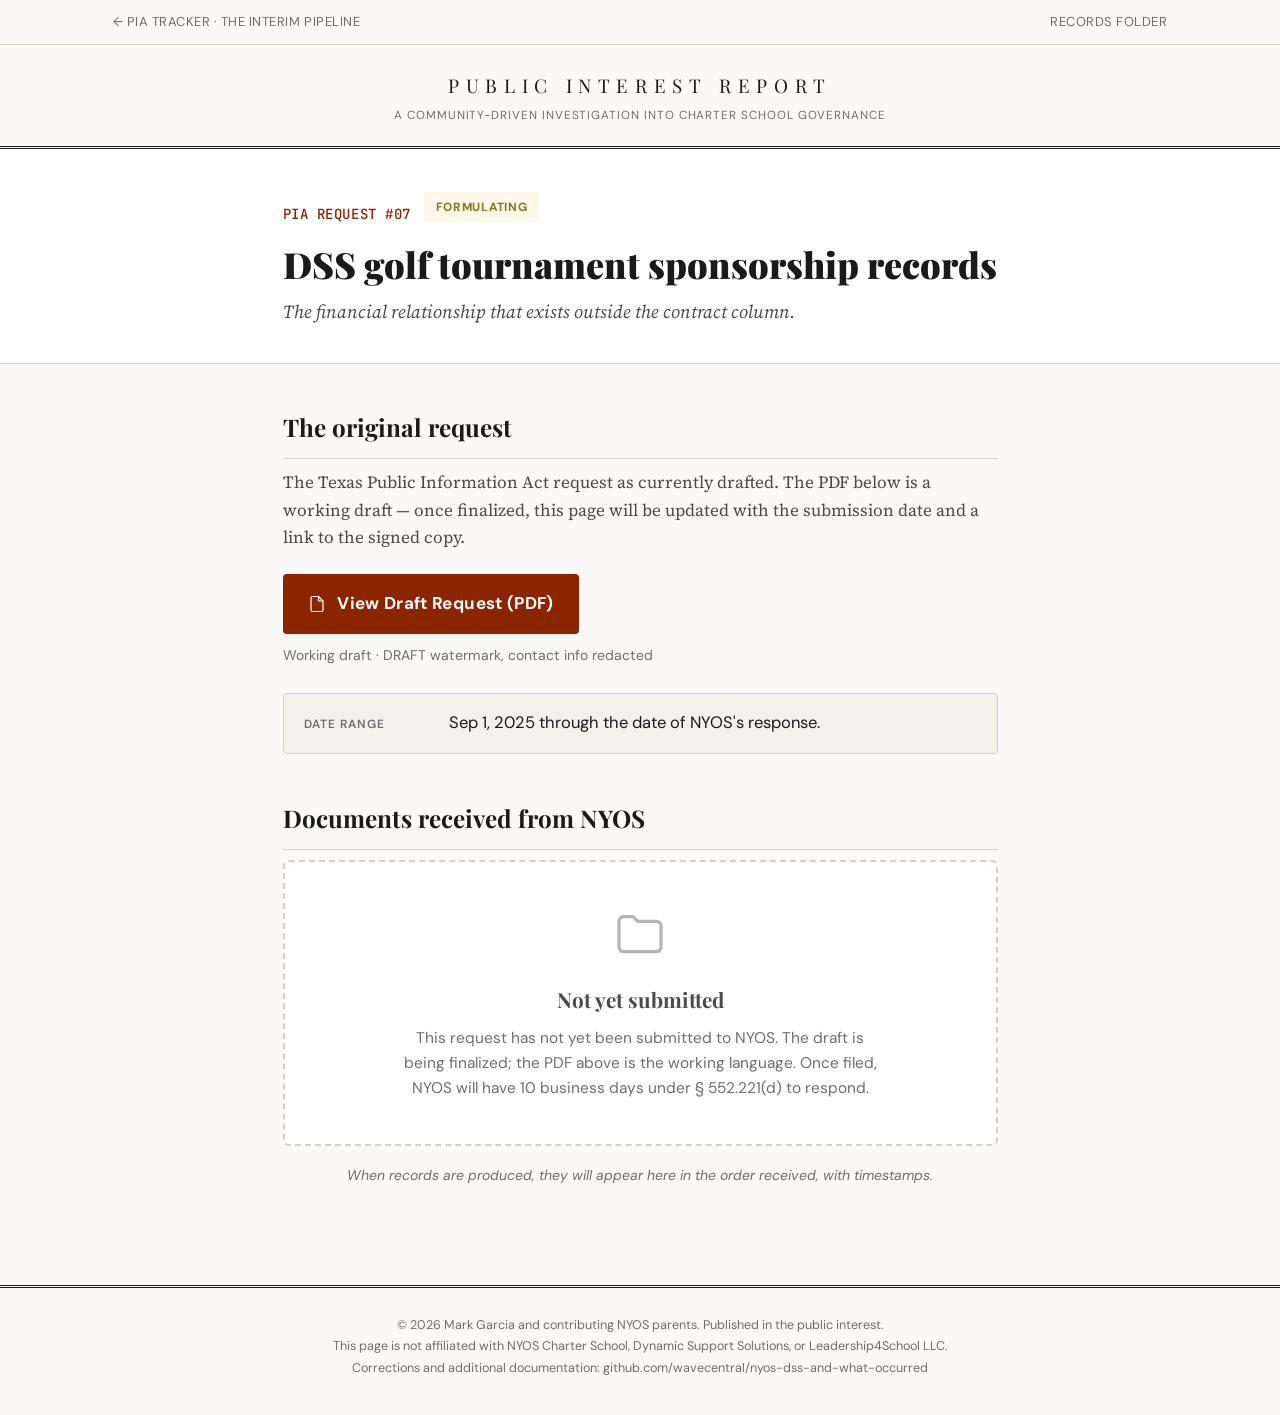
<file: pia-requests/07-dss-golf-sponsorship/index.html>
<!DOCTYPE html>
<html lang="en">
<head>
<meta charset="UTF-8">
<meta name="viewport" content="width=device-width, initial-scale=1.0">
<title>PIA Request 07 &mdash; Records folder &middot; The Interim Pipeline</title>
<meta name="description" content="Records folder for Public Information Act Request 07 &mdash; DSS golf tournament sponsorship records">
<link rel="preconnect" href="https://fonts.googleapis.com">
<link rel="preconnect" href="https://fonts.gstatic.com" crossorigin>
<link href="https://fonts.googleapis.com/css2?family=Playfair+Display:wght@400;700;900&family=Source+Serif+4:ital,wght@0,400;0,600;1,400&family=DM+Sans:wght@400;500;600;700&family=JetBrains+Mono:wght@400;500&display=swap" rel="stylesheet">
<style>
:root{--ink:#1a1a1a;--ink-2:#4a4a4a;--ink-3:#6e6e6e;--paper:#faf9f7;--paper-warm:#f3f1ec;--rule:#d4d0c8;--rule-heavy:#1a1a1a;--accent:#8b2500;--accent-hover:#a83a14;--display:'Playfair Display',Georgia,serif;--body:'Source Serif 4',Georgia,serif;--sans:'DM Sans',-apple-system,sans-serif;--mono:'JetBrains Mono','Courier New',monospace}
*,*::before,*::after{box-sizing:border-box;margin:0;padding:0}
html{font-size:17px;scroll-behavior:smooth}
@media(min-width:768px){html{font-size:18px}}
body{font-family:var(--body);color:var(--ink);background:var(--paper);line-height:1.7;-webkit-font-smoothing:antialiased;text-rendering:optimizeLegibility}
a{color:var(--accent);text-decoration:none;border-bottom:1px solid transparent;transition:border-color .15s ease}
a:hover{border-bottom-color:var(--accent)}
.container{max-width:760px;margin:0 auto;padding:0 1.25rem}
.container--full{max-width:1100px}
.topbar{border-bottom:1px solid var(--rule);padding:.6rem 0;font-family:var(--sans);font-size:.72rem;color:var(--ink-3);letter-spacing:.04em;text-transform:uppercase}
.topbar .container{display:flex;justify-content:space-between;align-items:center;max-width:1100px;flex-wrap:wrap;gap:.5rem}
.topbar a{color:var(--ink-3);border-bottom:1px solid transparent}
.topbar a:hover{color:var(--ink);border-bottom-color:var(--ink-3)}
.masthead{text-align:center;padding:1.4rem 0 1.1rem;border-bottom:3px double var(--rule-heavy)}
.masthead__title{font-family:var(--display);font-size:1.05rem;font-weight:400;letter-spacing:.35em;text-transform:uppercase;color:var(--ink)}
.masthead__sub{font-family:var(--sans);font-size:.65rem;color:var(--ink-3);letter-spacing:.08em;text-transform:uppercase;margin-top:.25rem}
.hero{padding:2.4rem 0 2.1rem;border-bottom:1px solid var(--rule);background:#fff}
.hero__num{font-family:var(--mono);font-size:.78rem;color:var(--accent);letter-spacing:.04em;font-weight:500;text-transform:uppercase;display:inline-block;margin-bottom:.6rem}
.hero__keystone{display:inline-block;font-family:var(--sans);font-size:.6rem;font-weight:700;letter-spacing:.14em;text-transform:uppercase;color:var(--accent);background:#fff;border:1px solid var(--accent);padding:.18rem .55rem;border-radius:2px;margin-left:.55rem;vertical-align:middle}
.hero__status{display:inline-block;font-family:var(--sans);font-size:.66rem;font-weight:700;letter-spacing:.06em;text-transform:uppercase;padding:.26rem .65rem;border-radius:3px;margin-bottom:.8rem;margin-left:.5rem;vertical-align:middle}
.status--submitted{background:#e0f0ff;color:#2a6fa8}
.status--formulating{background:#fdf8e8;color:#8a7420}
.status--identified{background:#e8e6f0;color:#5a5278}
.status--resubmitted{background:#fff0e0;color:#a86a2a}
.status--received-awaiting{background:#e8f5e8;color:#3a7a3a}
.status--received-delayed{background:#fce8e8;color:#a03030}
.status--docs-received{background:#d5f0d5;color:#2a6a2a}
.hero__title{font-family:var(--display);font-size:2rem;font-weight:900;line-height:1.18;color:var(--ink);margin:.3rem 0 .7rem}
@media(max-width:600px){.hero__title{font-size:1.5rem}}
.hero__sub{font-family:var(--body);font-size:1.02rem;color:var(--ink-2);line-height:1.5;font-style:italic;max-width:600px}
article{padding:2.4rem 0 2.4rem}
section.block{margin-bottom:2.4rem}
section.block:last-child{margin-bottom:0}
h2.section-head{font-family:var(--display);font-size:1.35rem;font-weight:700;color:var(--ink);margin-bottom:.55rem;padding-bottom:.55rem;border-bottom:1px solid var(--rule)}
.section-intro{font-size:.95rem;color:var(--ink-2);margin-bottom:.4rem;line-height:1.6}
.cta-row{margin:1.25rem 0 .55rem}
.cta-button{display:inline-flex;align-items:center;gap:.65rem;background:var(--accent);color:#fff;font-family:var(--sans);font-weight:700;font-size:.95rem;padding:.85rem 1.4rem;border-radius:4px;letter-spacing:.02em;text-decoration:none;border:none;border-bottom:1px solid transparent;transition:background .15s ease,transform .12s ease;box-shadow:0 1px 0 rgba(0,0,0,.06)}
.cta-button:hover{background:var(--accent-hover);color:#fff;border-bottom-color:transparent;transform:translateY(-1px)}
.cta-button .icon{display:inline-flex;line-height:1}
.cta-aside{font-family:var(--sans);font-size:.78rem;color:var(--ink-3);margin-top:.55rem}
.meta{font-family:var(--sans);font-size:.85rem;color:var(--ink-2);background:var(--paper-warm);padding:.95rem 1.15rem;border-radius:4px;margin:1.4rem 0 0;line-height:1.55;border:1px solid var(--rule)}
.meta__row{display:grid;grid-template-columns:130px 1fr;gap:.85rem;align-items:start;margin-bottom:.55rem}
.meta__row:last-child{margin-bottom:0}
@media(max-width:560px){.meta__row{grid-template-columns:1fr;gap:.15rem}}
.meta__label{font-family:var(--sans);font-size:.66rem;letter-spacing:.08em;text-transform:uppercase;color:var(--ink-3);font-weight:600;padding-top:.18rem}
.meta__value{font-size:.92rem;color:var(--ink);line-height:1.5}
.docs-empty{border:2px dashed var(--rule);border-radius:6px;padding:2.4rem 1.5rem;text-align:center;background:#fff;margin-top:.5rem}
.docs-empty__icon{color:var(--ink-3);opacity:.5;margin-bottom:.65rem;display:inline-block}
.docs-empty__title{font-family:var(--display);font-size:1.15rem;font-weight:700;color:var(--ink-2);margin-bottom:.5rem}
.docs-empty__msg{font-family:var(--sans);font-size:.86rem;color:var(--ink-3);max-width:480px;margin:0 auto;line-height:1.6}
.docs-list{list-style:none;padding:0;margin:.5rem 0 0}
.docs-list__item{display:grid;grid-template-columns:auto 1fr auto;gap:.85rem;align-items:center;border:1px solid var(--rule);background:#fff;padding:.8rem 1rem;border-radius:4px;margin-bottom:.55rem;font-family:var(--sans)}
.docs-list__icon{color:var(--accent);display:inline-flex}
.docs-list__name{font-weight:600;font-size:.92rem;color:var(--ink);border-bottom:1px solid transparent}
.docs-list__name:hover{border-bottom-color:var(--accent);color:var(--accent)}
.docs-list__meta{font-size:.74rem;color:var(--ink-3);margin-top:.18rem}
.docs-list__action{font-size:.78rem;color:var(--accent);font-weight:600;border-bottom:1px solid transparent;white-space:nowrap}
.docs-list__action:hover{border-bottom-color:var(--accent)}
.docs-note{font-family:var(--sans);font-size:.78rem;color:var(--ink-3);margin-top:1rem;font-style:italic;text-align:center}
.site-footer{border-top:3px double var(--rule-heavy);padding:1.5rem 0 2rem;text-align:center;font-family:var(--sans);font-size:.7rem;color:var(--ink-3);line-height:1.7;margin-top:3rem}
.site-footer a{color:var(--ink-3)}
</style>
<script type="text/javascript">
    (function(c,l,a,r,i,t,y){
        c[a]=c[a]||function(){(c[a].q=c[a].q||[]).push(arguments)};
        t=l.createElement(r);t.async=1;t.src="https://www.clarity.ms/tag/"+i;
        y=l.getElementsByTagName(r)[0];y.parentNode.insertBefore(t,y);
    })(window, document, "clarity", "script", "wnk9fpk31j");
</script>
</head>
<body>

<div class="topbar">
<div class="container container--full">
<span><a href="../../pia-requests.html">&larr; PIA Tracker</a> &middot; <a href="../../index.html">The Interim Pipeline</a></span>
<span>Records Folder</span>
</div>
</div>

<header class="masthead">
<div class="container">
<h1 class="masthead__title">Public Interest Report</h1>
<p class="masthead__sub">A Community-Driven Investigation into Charter School Governance</p>
</div>
</header>

<section class="hero">
<div class="container">
<div>
<span class="hero__num">PIA Request #07</span>
<span class="hero__status status--formulating">Formulating</span>
</div>
<h2 class="hero__title">DSS golf tournament sponsorship records</h2>
<p class="hero__sub">The financial relationship that exists outside the contract column.</p>
</div>
</section>

<article>
<div class="container">

<section class="block">
<h2 class="section-head">The original request</h2>
<p class="section-intro">The Texas Public Information Act request as currently drafted. The PDF below is a working draft &mdash; once finalized, this page will be updated with the submission date and a link to the signed copy.</p>

<div class="cta-row">
<a class="cta-button" href="../../pia-07-dss-golf-sponsorship_draft.pdf" target="_blank" rel="noopener">
<span class="icon"><svg viewBox="0 0 24 24" fill="none" stroke="currentColor" stroke-width="1.6" stroke-linecap="round" stroke-linejoin="round" width="18" height="18" aria-hidden="true"><path d="M14 2H6a2 2 0 0 0-2 2v16a2 2 0 0 0 2 2h12a2 2 0 0 0 2-2V8l-6-6z"/><path d="M14 2v6h6"/></svg></span> View Draft Request (PDF)
</a>
</div>
<p class="cta-aside">Working draft &middot; DRAFT watermark, contact info redacted</p>

<div class="meta">
<div class="meta__row">
<div class="meta__label">Date range</div>
<div class="meta__value">Sep&nbsp;1,&nbsp;2025 through the date of NYOS's response.</div>
</div>


</div>
</section>

<section class="block">
<h2 class="section-head">Documents received from NYOS</h2>
<div class="docs-empty"><div class="docs-empty__icon"><svg viewBox="0 0 24 24" fill="none" stroke="currentColor" stroke-width="1.4" stroke-linecap="round" stroke-linejoin="round" width="56" height="56" aria-hidden="true"><path d="M3 7a2 2 0 0 1 2-2h4l2 2h8a2 2 0 0 1 2 2v9a2 2 0 0 1-2 2H5a2 2 0 0 1-2-2V7z"/></svg></div><div class="docs-empty__title">Not yet submitted</div><p class="docs-empty__msg">This request has not yet been submitted to NYOS. The draft is being finalized; the PDF above is the working language. Once filed, NYOS will have 10 business days under §&nbsp;552.221(d) to respond.</p></div>
<p class="docs-note">When records are produced, they will appear here in the order received, with timestamps.</p>
</section>

</div>
</article>

<footer class="site-footer">
<div class="container">
<p>&copy; 2026 Mark Garcia and contributing NYOS parents. Published in the public interest.<br>
This page is not affiliated with NYOS Charter School, Dynamic Support Solutions, or Leadership4School LLC.<br>
Corrections and additional documentation: <a href="https://github.com/wavecentral/nyos-dss-and-what-occurred/issues">github.com/wavecentral/nyos-dss-and-what-occurred</a></p>
</div>
</footer>

</body>
</html>
</file>
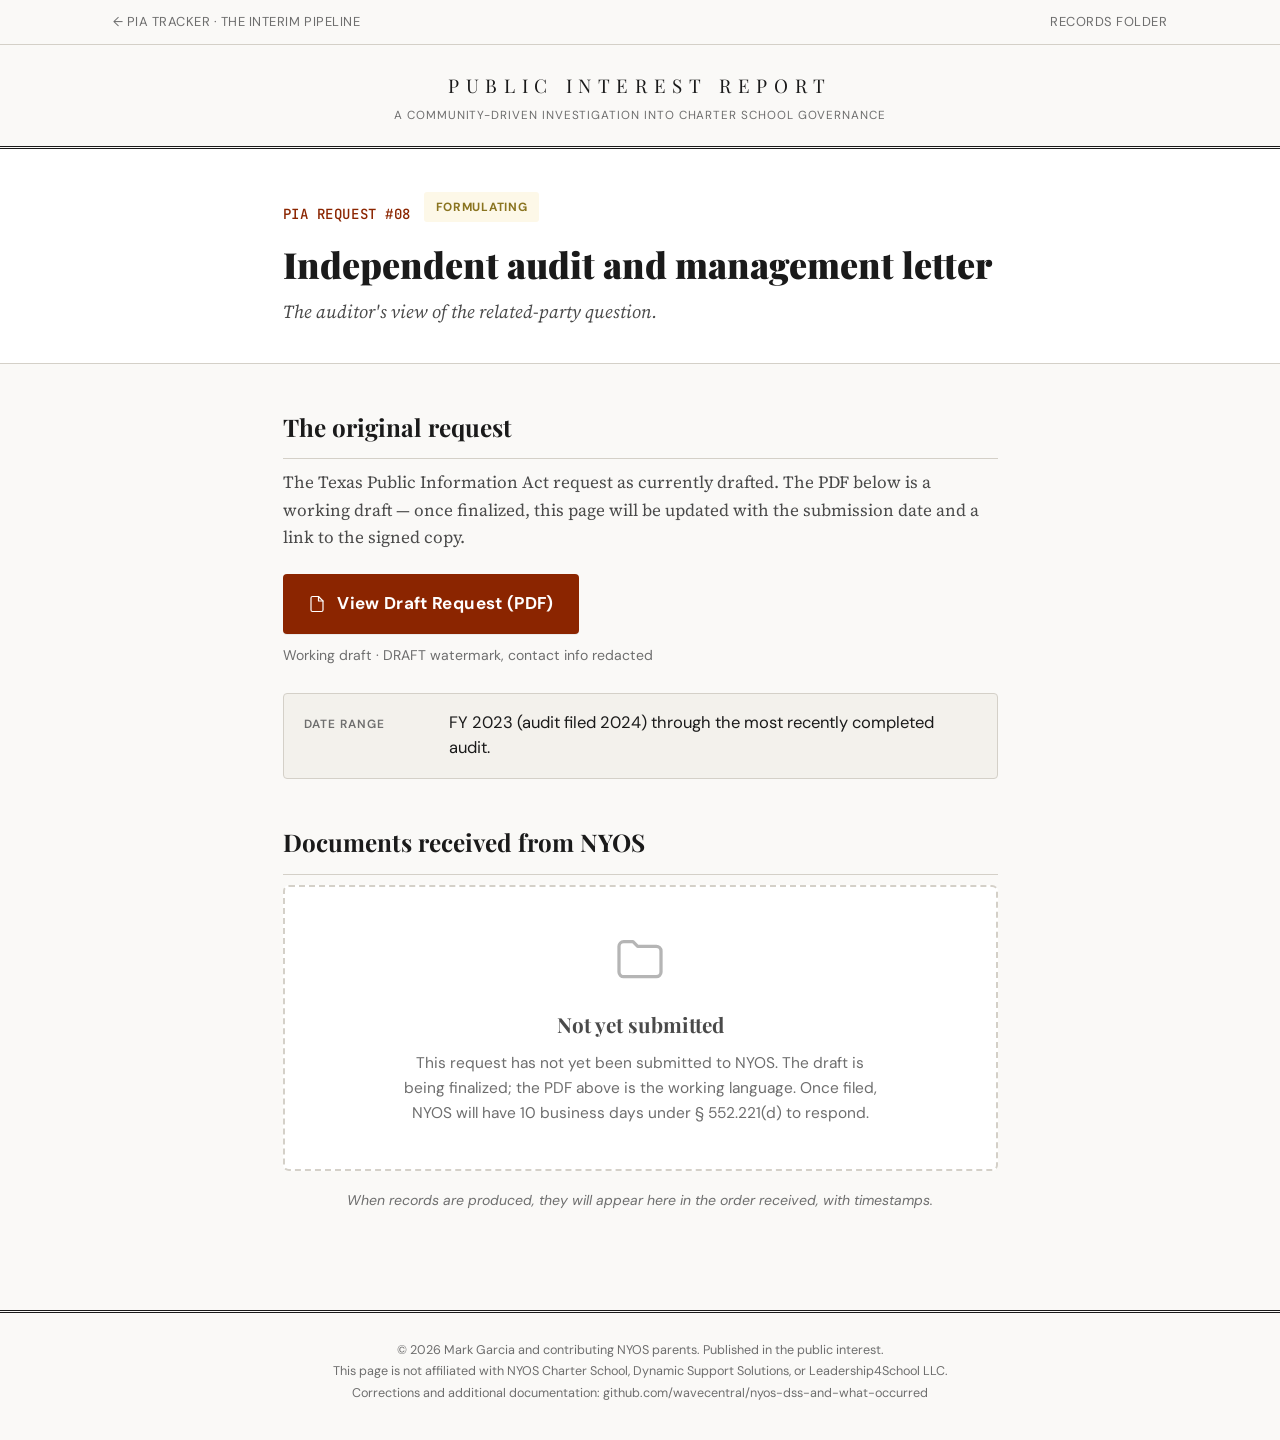
<file: pia-requests/08-independent-audit/index.html>
<!DOCTYPE html>
<html lang="en">
<head>
<meta charset="UTF-8">
<meta name="viewport" content="width=device-width, initial-scale=1.0">
<title>PIA Request 08 &mdash; Records folder &middot; The Interim Pipeline</title>
<meta name="description" content="Records folder for Public Information Act Request 08 &mdash; Independent audit and management letter">
<link rel="preconnect" href="https://fonts.googleapis.com">
<link rel="preconnect" href="https://fonts.gstatic.com" crossorigin>
<link href="https://fonts.googleapis.com/css2?family=Playfair+Display:wght@400;700;900&family=Source+Serif+4:ital,wght@0,400;0,600;1,400&family=DM+Sans:wght@400;500;600;700&family=JetBrains+Mono:wght@400;500&display=swap" rel="stylesheet">
<style>
:root{--ink:#1a1a1a;--ink-2:#4a4a4a;--ink-3:#6e6e6e;--paper:#faf9f7;--paper-warm:#f3f1ec;--rule:#d4d0c8;--rule-heavy:#1a1a1a;--accent:#8b2500;--accent-hover:#a83a14;--display:'Playfair Display',Georgia,serif;--body:'Source Serif 4',Georgia,serif;--sans:'DM Sans',-apple-system,sans-serif;--mono:'JetBrains Mono','Courier New',monospace}
*,*::before,*::after{box-sizing:border-box;margin:0;padding:0}
html{font-size:17px;scroll-behavior:smooth}
@media(min-width:768px){html{font-size:18px}}
body{font-family:var(--body);color:var(--ink);background:var(--paper);line-height:1.7;-webkit-font-smoothing:antialiased;text-rendering:optimizeLegibility}
a{color:var(--accent);text-decoration:none;border-bottom:1px solid transparent;transition:border-color .15s ease}
a:hover{border-bottom-color:var(--accent)}
.container{max-width:760px;margin:0 auto;padding:0 1.25rem}
.container--full{max-width:1100px}
.topbar{border-bottom:1px solid var(--rule);padding:.6rem 0;font-family:var(--sans);font-size:.72rem;color:var(--ink-3);letter-spacing:.04em;text-transform:uppercase}
.topbar .container{display:flex;justify-content:space-between;align-items:center;max-width:1100px;flex-wrap:wrap;gap:.5rem}
.topbar a{color:var(--ink-3);border-bottom:1px solid transparent}
.topbar a:hover{color:var(--ink);border-bottom-color:var(--ink-3)}
.masthead{text-align:center;padding:1.4rem 0 1.1rem;border-bottom:3px double var(--rule-heavy)}
.masthead__title{font-family:var(--display);font-size:1.05rem;font-weight:400;letter-spacing:.35em;text-transform:uppercase;color:var(--ink)}
.masthead__sub{font-family:var(--sans);font-size:.65rem;color:var(--ink-3);letter-spacing:.08em;text-transform:uppercase;margin-top:.25rem}
.hero{padding:2.4rem 0 2.1rem;border-bottom:1px solid var(--rule);background:#fff}
.hero__num{font-family:var(--mono);font-size:.78rem;color:var(--accent);letter-spacing:.04em;font-weight:500;text-transform:uppercase;display:inline-block;margin-bottom:.6rem}
.hero__keystone{display:inline-block;font-family:var(--sans);font-size:.6rem;font-weight:700;letter-spacing:.14em;text-transform:uppercase;color:var(--accent);background:#fff;border:1px solid var(--accent);padding:.18rem .55rem;border-radius:2px;margin-left:.55rem;vertical-align:middle}
.hero__status{display:inline-block;font-family:var(--sans);font-size:.66rem;font-weight:700;letter-spacing:.06em;text-transform:uppercase;padding:.26rem .65rem;border-radius:3px;margin-bottom:.8rem;margin-left:.5rem;vertical-align:middle}
.status--submitted{background:#e0f0ff;color:#2a6fa8}
.status--formulating{background:#fdf8e8;color:#8a7420}
.status--identified{background:#e8e6f0;color:#5a5278}
.status--resubmitted{background:#fff0e0;color:#a86a2a}
.status--received-awaiting{background:#e8f5e8;color:#3a7a3a}
.status--received-delayed{background:#fce8e8;color:#a03030}
.status--docs-received{background:#d5f0d5;color:#2a6a2a}
.hero__title{font-family:var(--display);font-size:2rem;font-weight:900;line-height:1.18;color:var(--ink);margin:.3rem 0 .7rem}
@media(max-width:600px){.hero__title{font-size:1.5rem}}
.hero__sub{font-family:var(--body);font-size:1.02rem;color:var(--ink-2);line-height:1.5;font-style:italic;max-width:600px}
article{padding:2.4rem 0 2.4rem}
section.block{margin-bottom:2.4rem}
section.block:last-child{margin-bottom:0}
h2.section-head{font-family:var(--display);font-size:1.35rem;font-weight:700;color:var(--ink);margin-bottom:.55rem;padding-bottom:.55rem;border-bottom:1px solid var(--rule)}
.section-intro{font-size:.95rem;color:var(--ink-2);margin-bottom:.4rem;line-height:1.6}
.cta-row{margin:1.25rem 0 .55rem}
.cta-button{display:inline-flex;align-items:center;gap:.65rem;background:var(--accent);color:#fff;font-family:var(--sans);font-weight:700;font-size:.95rem;padding:.85rem 1.4rem;border-radius:4px;letter-spacing:.02em;text-decoration:none;border:none;border-bottom:1px solid transparent;transition:background .15s ease,transform .12s ease;box-shadow:0 1px 0 rgba(0,0,0,.06)}
.cta-button:hover{background:var(--accent-hover);color:#fff;border-bottom-color:transparent;transform:translateY(-1px)}
.cta-button .icon{display:inline-flex;line-height:1}
.cta-aside{font-family:var(--sans);font-size:.78rem;color:var(--ink-3);margin-top:.55rem}
.meta{font-family:var(--sans);font-size:.85rem;color:var(--ink-2);background:var(--paper-warm);padding:.95rem 1.15rem;border-radius:4px;margin:1.4rem 0 0;line-height:1.55;border:1px solid var(--rule)}
.meta__row{display:grid;grid-template-columns:130px 1fr;gap:.85rem;align-items:start;margin-bottom:.55rem}
.meta__row:last-child{margin-bottom:0}
@media(max-width:560px){.meta__row{grid-template-columns:1fr;gap:.15rem}}
.meta__label{font-family:var(--sans);font-size:.66rem;letter-spacing:.08em;text-transform:uppercase;color:var(--ink-3);font-weight:600;padding-top:.18rem}
.meta__value{font-size:.92rem;color:var(--ink);line-height:1.5}
.docs-empty{border:2px dashed var(--rule);border-radius:6px;padding:2.4rem 1.5rem;text-align:center;background:#fff;margin-top:.5rem}
.docs-empty__icon{color:var(--ink-3);opacity:.5;margin-bottom:.65rem;display:inline-block}
.docs-empty__title{font-family:var(--display);font-size:1.15rem;font-weight:700;color:var(--ink-2);margin-bottom:.5rem}
.docs-empty__msg{font-family:var(--sans);font-size:.86rem;color:var(--ink-3);max-width:480px;margin:0 auto;line-height:1.6}
.docs-list{list-style:none;padding:0;margin:.5rem 0 0}
.docs-list__item{display:grid;grid-template-columns:auto 1fr auto;gap:.85rem;align-items:center;border:1px solid var(--rule);background:#fff;padding:.8rem 1rem;border-radius:4px;margin-bottom:.55rem;font-family:var(--sans)}
.docs-list__icon{color:var(--accent);display:inline-flex}
.docs-list__name{font-weight:600;font-size:.92rem;color:var(--ink);border-bottom:1px solid transparent}
.docs-list__name:hover{border-bottom-color:var(--accent);color:var(--accent)}
.docs-list__meta{font-size:.74rem;color:var(--ink-3);margin-top:.18rem}
.docs-list__action{font-size:.78rem;color:var(--accent);font-weight:600;border-bottom:1px solid transparent;white-space:nowrap}
.docs-list__action:hover{border-bottom-color:var(--accent)}
.docs-note{font-family:var(--sans);font-size:.78rem;color:var(--ink-3);margin-top:1rem;font-style:italic;text-align:center}
.site-footer{border-top:3px double var(--rule-heavy);padding:1.5rem 0 2rem;text-align:center;font-family:var(--sans);font-size:.7rem;color:var(--ink-3);line-height:1.7;margin-top:3rem}
.site-footer a{color:var(--ink-3)}
</style>
<script type="text/javascript">
    (function(c,l,a,r,i,t,y){
        c[a]=c[a]||function(){(c[a].q=c[a].q||[]).push(arguments)};
        t=l.createElement(r);t.async=1;t.src="https://www.clarity.ms/tag/"+i;
        y=l.getElementsByTagName(r)[0];y.parentNode.insertBefore(t,y);
    })(window, document, "clarity", "script", "wnk9fpk31j");
</script>
</head>
<body>

<div class="topbar">
<div class="container container--full">
<span><a href="../../pia-requests.html">&larr; PIA Tracker</a> &middot; <a href="../../index.html">The Interim Pipeline</a></span>
<span>Records Folder</span>
</div>
</div>

<header class="masthead">
<div class="container">
<h1 class="masthead__title">Public Interest Report</h1>
<p class="masthead__sub">A Community-Driven Investigation into Charter School Governance</p>
</div>
</header>

<section class="hero">
<div class="container">
<div>
<span class="hero__num">PIA Request #08</span>
<span class="hero__status status--formulating">Formulating</span>
</div>
<h2 class="hero__title">Independent audit and management letter</h2>
<p class="hero__sub">The auditor's view of the related-party question.</p>
</div>
</section>

<article>
<div class="container">

<section class="block">
<h2 class="section-head">The original request</h2>
<p class="section-intro">The Texas Public Information Act request as currently drafted. The PDF below is a working draft &mdash; once finalized, this page will be updated with the submission date and a link to the signed copy.</p>

<div class="cta-row">
<a class="cta-button" href="../../pia-08-independent-audit_draft.pdf" target="_blank" rel="noopener">
<span class="icon"><svg viewBox="0 0 24 24" fill="none" stroke="currentColor" stroke-width="1.6" stroke-linecap="round" stroke-linejoin="round" width="18" height="18" aria-hidden="true"><path d="M14 2H6a2 2 0 0 0-2 2v16a2 2 0 0 0 2 2h12a2 2 0 0 0 2-2V8l-6-6z"/><path d="M14 2v6h6"/></svg></span> View Draft Request (PDF)
</a>
</div>
<p class="cta-aside">Working draft &middot; DRAFT watermark, contact info redacted</p>

<div class="meta">
<div class="meta__row">
<div class="meta__label">Date range</div>
<div class="meta__value">FY&nbsp;2023 (audit filed 2024) through the most recently completed audit.</div>
</div>


</div>
</section>

<section class="block">
<h2 class="section-head">Documents received from NYOS</h2>
<div class="docs-empty"><div class="docs-empty__icon"><svg viewBox="0 0 24 24" fill="none" stroke="currentColor" stroke-width="1.4" stroke-linecap="round" stroke-linejoin="round" width="56" height="56" aria-hidden="true"><path d="M3 7a2 2 0 0 1 2-2h4l2 2h8a2 2 0 0 1 2 2v9a2 2 0 0 1-2 2H5a2 2 0 0 1-2-2V7z"/></svg></div><div class="docs-empty__title">Not yet submitted</div><p class="docs-empty__msg">This request has not yet been submitted to NYOS. The draft is being finalized; the PDF above is the working language. Once filed, NYOS will have 10 business days under §&nbsp;552.221(d) to respond.</p></div>
<p class="docs-note">When records are produced, they will appear here in the order received, with timestamps.</p>
</section>

</div>
</article>

<footer class="site-footer">
<div class="container">
<p>&copy; 2026 Mark Garcia and contributing NYOS parents. Published in the public interest.<br>
This page is not affiliated with NYOS Charter School, Dynamic Support Solutions, or Leadership4School LLC.<br>
Corrections and additional documentation: <a href="https://github.com/wavecentral/nyos-dss-and-what-occurred/issues">github.com/wavecentral/nyos-dss-and-what-occurred</a></p>
</div>
</footer>

</body>
</html>
</file>
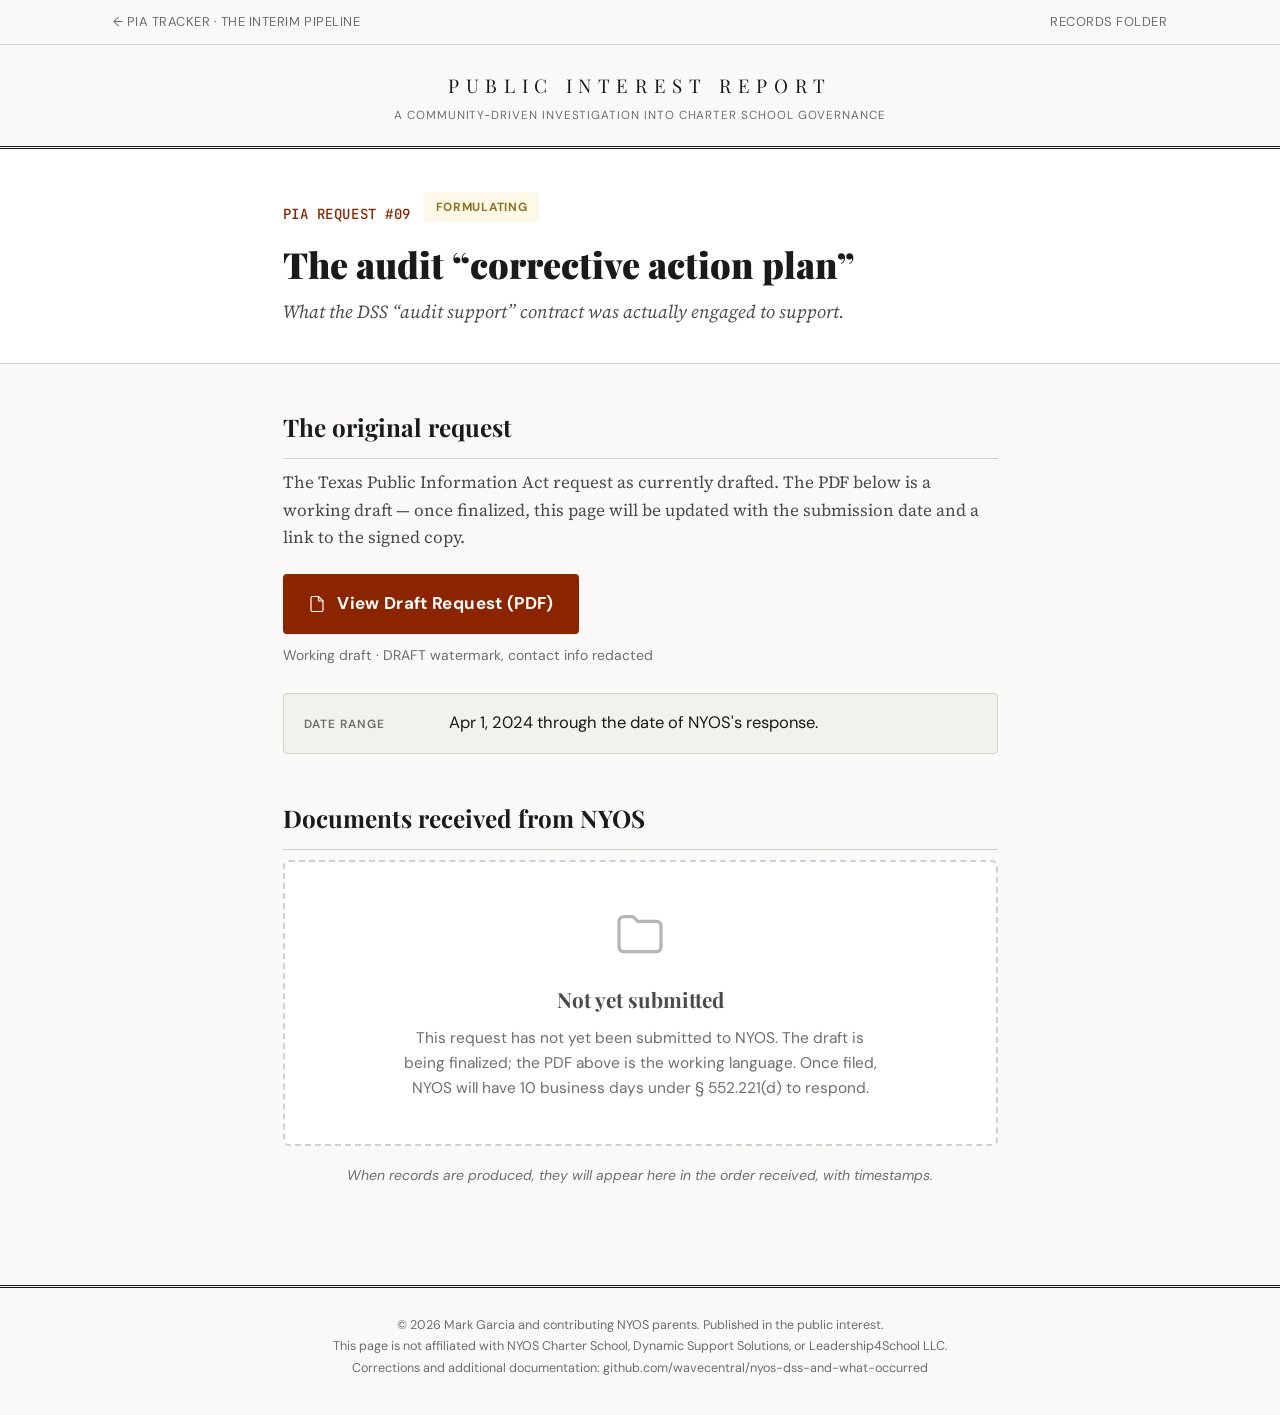
<file: pia-requests/09-audit-corrective-action-plan/index.html>
<!DOCTYPE html>
<html lang="en">
<head>
<meta charset="UTF-8">
<meta name="viewport" content="width=device-width, initial-scale=1.0">
<title>PIA Request 09 &mdash; Records folder &middot; The Interim Pipeline</title>
<meta name="description" content="Records folder for Public Information Act Request 09 &mdash; The audit “corrective action plan”">
<link rel="preconnect" href="https://fonts.googleapis.com">
<link rel="preconnect" href="https://fonts.gstatic.com" crossorigin>
<link href="https://fonts.googleapis.com/css2?family=Playfair+Display:wght@400;700;900&family=Source+Serif+4:ital,wght@0,400;0,600;1,400&family=DM+Sans:wght@400;500;600;700&family=JetBrains+Mono:wght@400;500&display=swap" rel="stylesheet">
<style>
:root{--ink:#1a1a1a;--ink-2:#4a4a4a;--ink-3:#6e6e6e;--paper:#faf9f7;--paper-warm:#f3f1ec;--rule:#d4d0c8;--rule-heavy:#1a1a1a;--accent:#8b2500;--accent-hover:#a83a14;--display:'Playfair Display',Georgia,serif;--body:'Source Serif 4',Georgia,serif;--sans:'DM Sans',-apple-system,sans-serif;--mono:'JetBrains Mono','Courier New',monospace}
*,*::before,*::after{box-sizing:border-box;margin:0;padding:0}
html{font-size:17px;scroll-behavior:smooth}
@media(min-width:768px){html{font-size:18px}}
body{font-family:var(--body);color:var(--ink);background:var(--paper);line-height:1.7;-webkit-font-smoothing:antialiased;text-rendering:optimizeLegibility}
a{color:var(--accent);text-decoration:none;border-bottom:1px solid transparent;transition:border-color .15s ease}
a:hover{border-bottom-color:var(--accent)}
.container{max-width:760px;margin:0 auto;padding:0 1.25rem}
.container--full{max-width:1100px}
.topbar{border-bottom:1px solid var(--rule);padding:.6rem 0;font-family:var(--sans);font-size:.72rem;color:var(--ink-3);letter-spacing:.04em;text-transform:uppercase}
.topbar .container{display:flex;justify-content:space-between;align-items:center;max-width:1100px;flex-wrap:wrap;gap:.5rem}
.topbar a{color:var(--ink-3);border-bottom:1px solid transparent}
.topbar a:hover{color:var(--ink);border-bottom-color:var(--ink-3)}
.masthead{text-align:center;padding:1.4rem 0 1.1rem;border-bottom:3px double var(--rule-heavy)}
.masthead__title{font-family:var(--display);font-size:1.05rem;font-weight:400;letter-spacing:.35em;text-transform:uppercase;color:var(--ink)}
.masthead__sub{font-family:var(--sans);font-size:.65rem;color:var(--ink-3);letter-spacing:.08em;text-transform:uppercase;margin-top:.25rem}
.hero{padding:2.4rem 0 2.1rem;border-bottom:1px solid var(--rule);background:#fff}
.hero__num{font-family:var(--mono);font-size:.78rem;color:var(--accent);letter-spacing:.04em;font-weight:500;text-transform:uppercase;display:inline-block;margin-bottom:.6rem}
.hero__keystone{display:inline-block;font-family:var(--sans);font-size:.6rem;font-weight:700;letter-spacing:.14em;text-transform:uppercase;color:var(--accent);background:#fff;border:1px solid var(--accent);padding:.18rem .55rem;border-radius:2px;margin-left:.55rem;vertical-align:middle}
.hero__status{display:inline-block;font-family:var(--sans);font-size:.66rem;font-weight:700;letter-spacing:.06em;text-transform:uppercase;padding:.26rem .65rem;border-radius:3px;margin-bottom:.8rem;margin-left:.5rem;vertical-align:middle}
.status--submitted{background:#e0f0ff;color:#2a6fa8}
.status--formulating{background:#fdf8e8;color:#8a7420}
.status--identified{background:#e8e6f0;color:#5a5278}
.status--resubmitted{background:#fff0e0;color:#a86a2a}
.status--received-awaiting{background:#e8f5e8;color:#3a7a3a}
.status--received-delayed{background:#fce8e8;color:#a03030}
.status--docs-received{background:#d5f0d5;color:#2a6a2a}
.hero__title{font-family:var(--display);font-size:2rem;font-weight:900;line-height:1.18;color:var(--ink);margin:.3rem 0 .7rem}
@media(max-width:600px){.hero__title{font-size:1.5rem}}
.hero__sub{font-family:var(--body);font-size:1.02rem;color:var(--ink-2);line-height:1.5;font-style:italic;max-width:600px}
article{padding:2.4rem 0 2.4rem}
section.block{margin-bottom:2.4rem}
section.block:last-child{margin-bottom:0}
h2.section-head{font-family:var(--display);font-size:1.35rem;font-weight:700;color:var(--ink);margin-bottom:.55rem;padding-bottom:.55rem;border-bottom:1px solid var(--rule)}
.section-intro{font-size:.95rem;color:var(--ink-2);margin-bottom:.4rem;line-height:1.6}
.cta-row{margin:1.25rem 0 .55rem}
.cta-button{display:inline-flex;align-items:center;gap:.65rem;background:var(--accent);color:#fff;font-family:var(--sans);font-weight:700;font-size:.95rem;padding:.85rem 1.4rem;border-radius:4px;letter-spacing:.02em;text-decoration:none;border:none;border-bottom:1px solid transparent;transition:background .15s ease,transform .12s ease;box-shadow:0 1px 0 rgba(0,0,0,.06)}
.cta-button:hover{background:var(--accent-hover);color:#fff;border-bottom-color:transparent;transform:translateY(-1px)}
.cta-button .icon{display:inline-flex;line-height:1}
.cta-aside{font-family:var(--sans);font-size:.78rem;color:var(--ink-3);margin-top:.55rem}
.meta{font-family:var(--sans);font-size:.85rem;color:var(--ink-2);background:var(--paper-warm);padding:.95rem 1.15rem;border-radius:4px;margin:1.4rem 0 0;line-height:1.55;border:1px solid var(--rule)}
.meta__row{display:grid;grid-template-columns:130px 1fr;gap:.85rem;align-items:start;margin-bottom:.55rem}
.meta__row:last-child{margin-bottom:0}
@media(max-width:560px){.meta__row{grid-template-columns:1fr;gap:.15rem}}
.meta__label{font-family:var(--sans);font-size:.66rem;letter-spacing:.08em;text-transform:uppercase;color:var(--ink-3);font-weight:600;padding-top:.18rem}
.meta__value{font-size:.92rem;color:var(--ink);line-height:1.5}
.docs-empty{border:2px dashed var(--rule);border-radius:6px;padding:2.4rem 1.5rem;text-align:center;background:#fff;margin-top:.5rem}
.docs-empty__icon{color:var(--ink-3);opacity:.5;margin-bottom:.65rem;display:inline-block}
.docs-empty__title{font-family:var(--display);font-size:1.15rem;font-weight:700;color:var(--ink-2);margin-bottom:.5rem}
.docs-empty__msg{font-family:var(--sans);font-size:.86rem;color:var(--ink-3);max-width:480px;margin:0 auto;line-height:1.6}
.docs-list{list-style:none;padding:0;margin:.5rem 0 0}
.docs-list__item{display:grid;grid-template-columns:auto 1fr auto;gap:.85rem;align-items:center;border:1px solid var(--rule);background:#fff;padding:.8rem 1rem;border-radius:4px;margin-bottom:.55rem;font-family:var(--sans)}
.docs-list__icon{color:var(--accent);display:inline-flex}
.docs-list__name{font-weight:600;font-size:.92rem;color:var(--ink);border-bottom:1px solid transparent}
.docs-list__name:hover{border-bottom-color:var(--accent);color:var(--accent)}
.docs-list__meta{font-size:.74rem;color:var(--ink-3);margin-top:.18rem}
.docs-list__action{font-size:.78rem;color:var(--accent);font-weight:600;border-bottom:1px solid transparent;white-space:nowrap}
.docs-list__action:hover{border-bottom-color:var(--accent)}
.docs-note{font-family:var(--sans);font-size:.78rem;color:var(--ink-3);margin-top:1rem;font-style:italic;text-align:center}
.site-footer{border-top:3px double var(--rule-heavy);padding:1.5rem 0 2rem;text-align:center;font-family:var(--sans);font-size:.7rem;color:var(--ink-3);line-height:1.7;margin-top:3rem}
.site-footer a{color:var(--ink-3)}
</style>
<script type="text/javascript">
    (function(c,l,a,r,i,t,y){
        c[a]=c[a]||function(){(c[a].q=c[a].q||[]).push(arguments)};
        t=l.createElement(r);t.async=1;t.src="https://www.clarity.ms/tag/"+i;
        y=l.getElementsByTagName(r)[0];y.parentNode.insertBefore(t,y);
    })(window, document, "clarity", "script", "wnk9fpk31j");
</script>
</head>
<body>

<div class="topbar">
<div class="container container--full">
<span><a href="../../pia-requests.html">&larr; PIA Tracker</a> &middot; <a href="../../index.html">The Interim Pipeline</a></span>
<span>Records Folder</span>
</div>
</div>

<header class="masthead">
<div class="container">
<h1 class="masthead__title">Public Interest Report</h1>
<p class="masthead__sub">A Community-Driven Investigation into Charter School Governance</p>
</div>
</header>

<section class="hero">
<div class="container">
<div>
<span class="hero__num">PIA Request #09</span>
<span class="hero__status status--formulating">Formulating</span>
</div>
<h2 class="hero__title">The audit &ldquo;corrective action plan&rdquo;</h2>
<p class="hero__sub">What the DSS &ldquo;audit support&rdquo; contract was actually engaged to support.</p>
</div>
</section>

<article>
<div class="container">

<section class="block">
<h2 class="section-head">The original request</h2>
<p class="section-intro">The Texas Public Information Act request as currently drafted. The PDF below is a working draft &mdash; once finalized, this page will be updated with the submission date and a link to the signed copy.</p>

<div class="cta-row">
<a class="cta-button" href="../../pia-09-audit-corrective-action-plan_draft.pdf" target="_blank" rel="noopener">
<span class="icon"><svg viewBox="0 0 24 24" fill="none" stroke="currentColor" stroke-width="1.6" stroke-linecap="round" stroke-linejoin="round" width="18" height="18" aria-hidden="true"><path d="M14 2H6a2 2 0 0 0-2 2v16a2 2 0 0 0 2 2h12a2 2 0 0 0 2-2V8l-6-6z"/><path d="M14 2v6h6"/></svg></span> View Draft Request (PDF)
</a>
</div>
<p class="cta-aside">Working draft &middot; DRAFT watermark, contact info redacted</p>

<div class="meta">
<div class="meta__row">
<div class="meta__label">Date range</div>
<div class="meta__value">Apr&nbsp;1,&nbsp;2024 through the date of NYOS's response.</div>
</div>


</div>
</section>

<section class="block">
<h2 class="section-head">Documents received from NYOS</h2>
<div class="docs-empty"><div class="docs-empty__icon"><svg viewBox="0 0 24 24" fill="none" stroke="currentColor" stroke-width="1.4" stroke-linecap="round" stroke-linejoin="round" width="56" height="56" aria-hidden="true"><path d="M3 7a2 2 0 0 1 2-2h4l2 2h8a2 2 0 0 1 2 2v9a2 2 0 0 1-2 2H5a2 2 0 0 1-2-2V7z"/></svg></div><div class="docs-empty__title">Not yet submitted</div><p class="docs-empty__msg">This request has not yet been submitted to NYOS. The draft is being finalized; the PDF above is the working language. Once filed, NYOS will have 10 business days under §&nbsp;552.221(d) to respond.</p></div>
<p class="docs-note">When records are produced, they will appear here in the order received, with timestamps.</p>
</section>

</div>
</article>

<footer class="site-footer">
<div class="container">
<p>&copy; 2026 Mark Garcia and contributing NYOS parents. Published in the public interest.<br>
This page is not affiliated with NYOS Charter School, Dynamic Support Solutions, or Leadership4School LLC.<br>
Corrections and additional documentation: <a href="https://github.com/wavecentral/nyos-dss-and-what-occurred/issues">github.com/wavecentral/nyos-dss-and-what-occurred</a></p>
</div>
</footer>

</body>
</html>
</file>
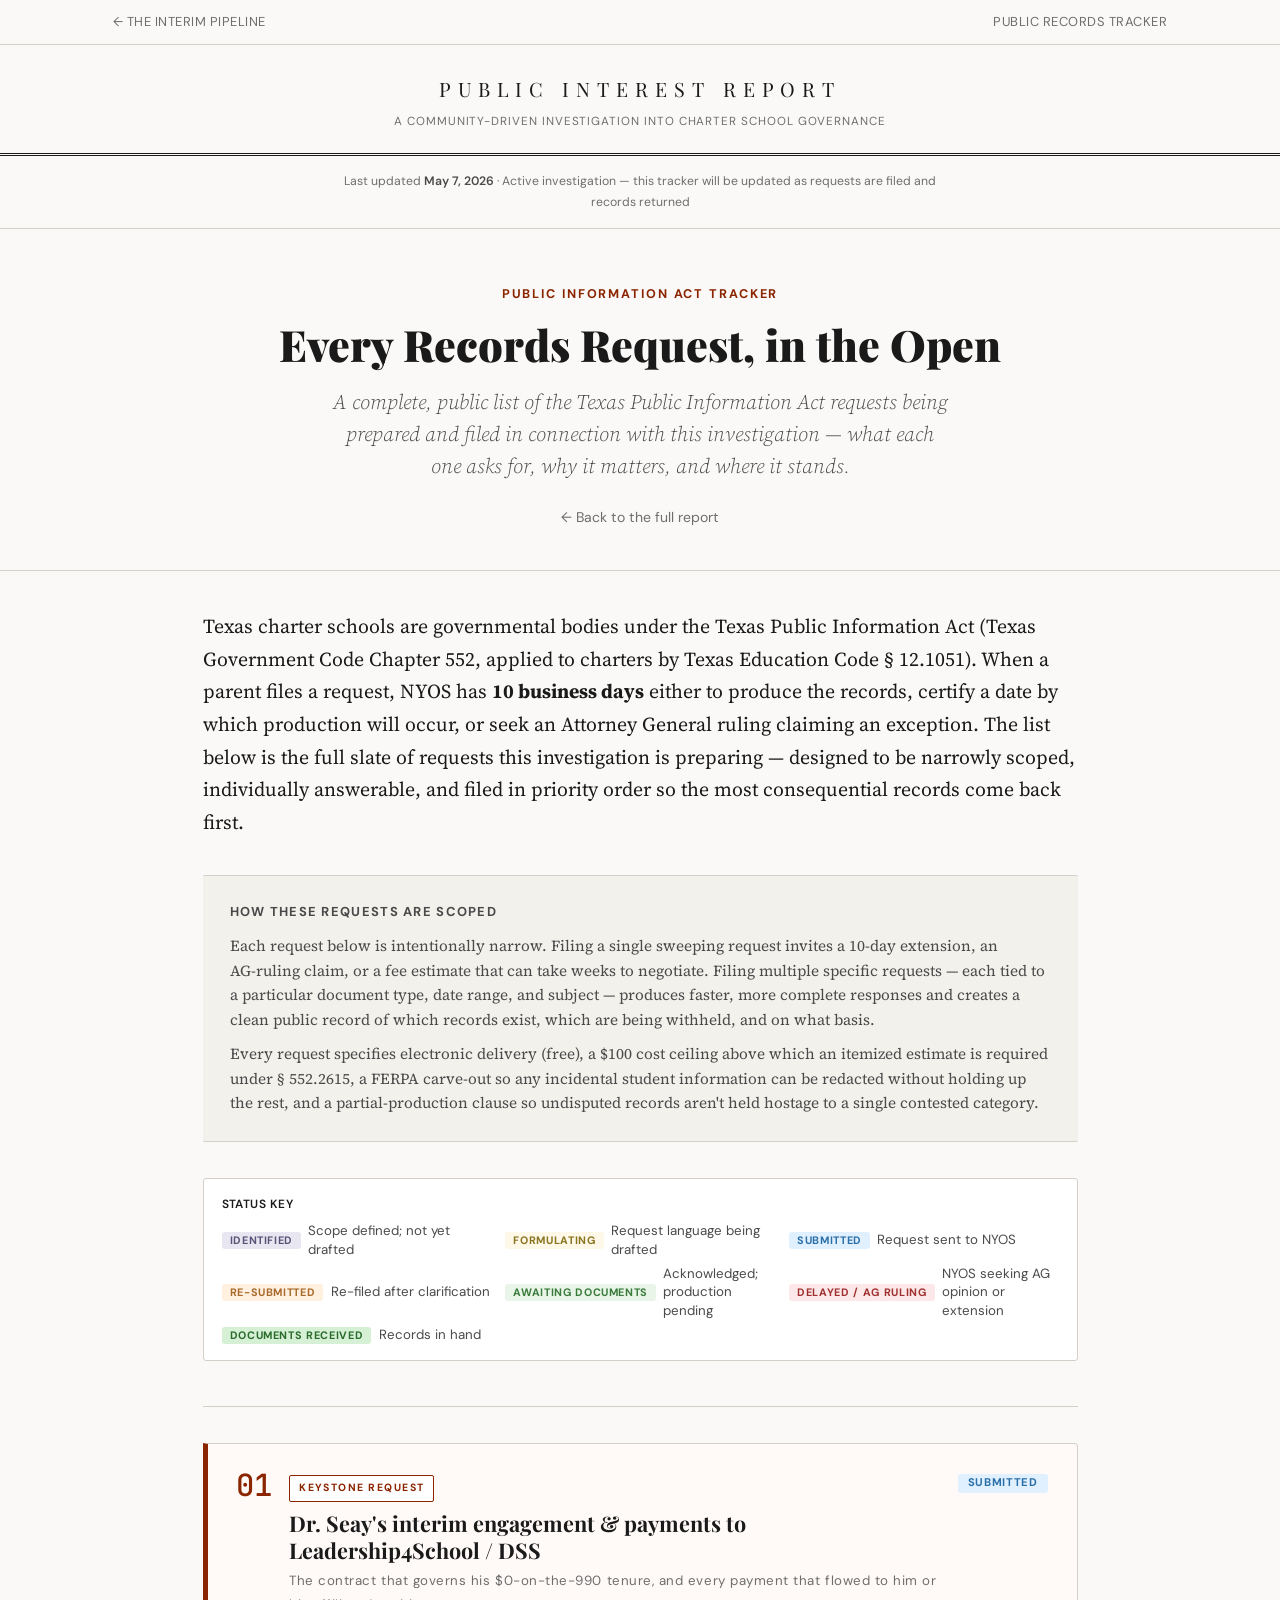
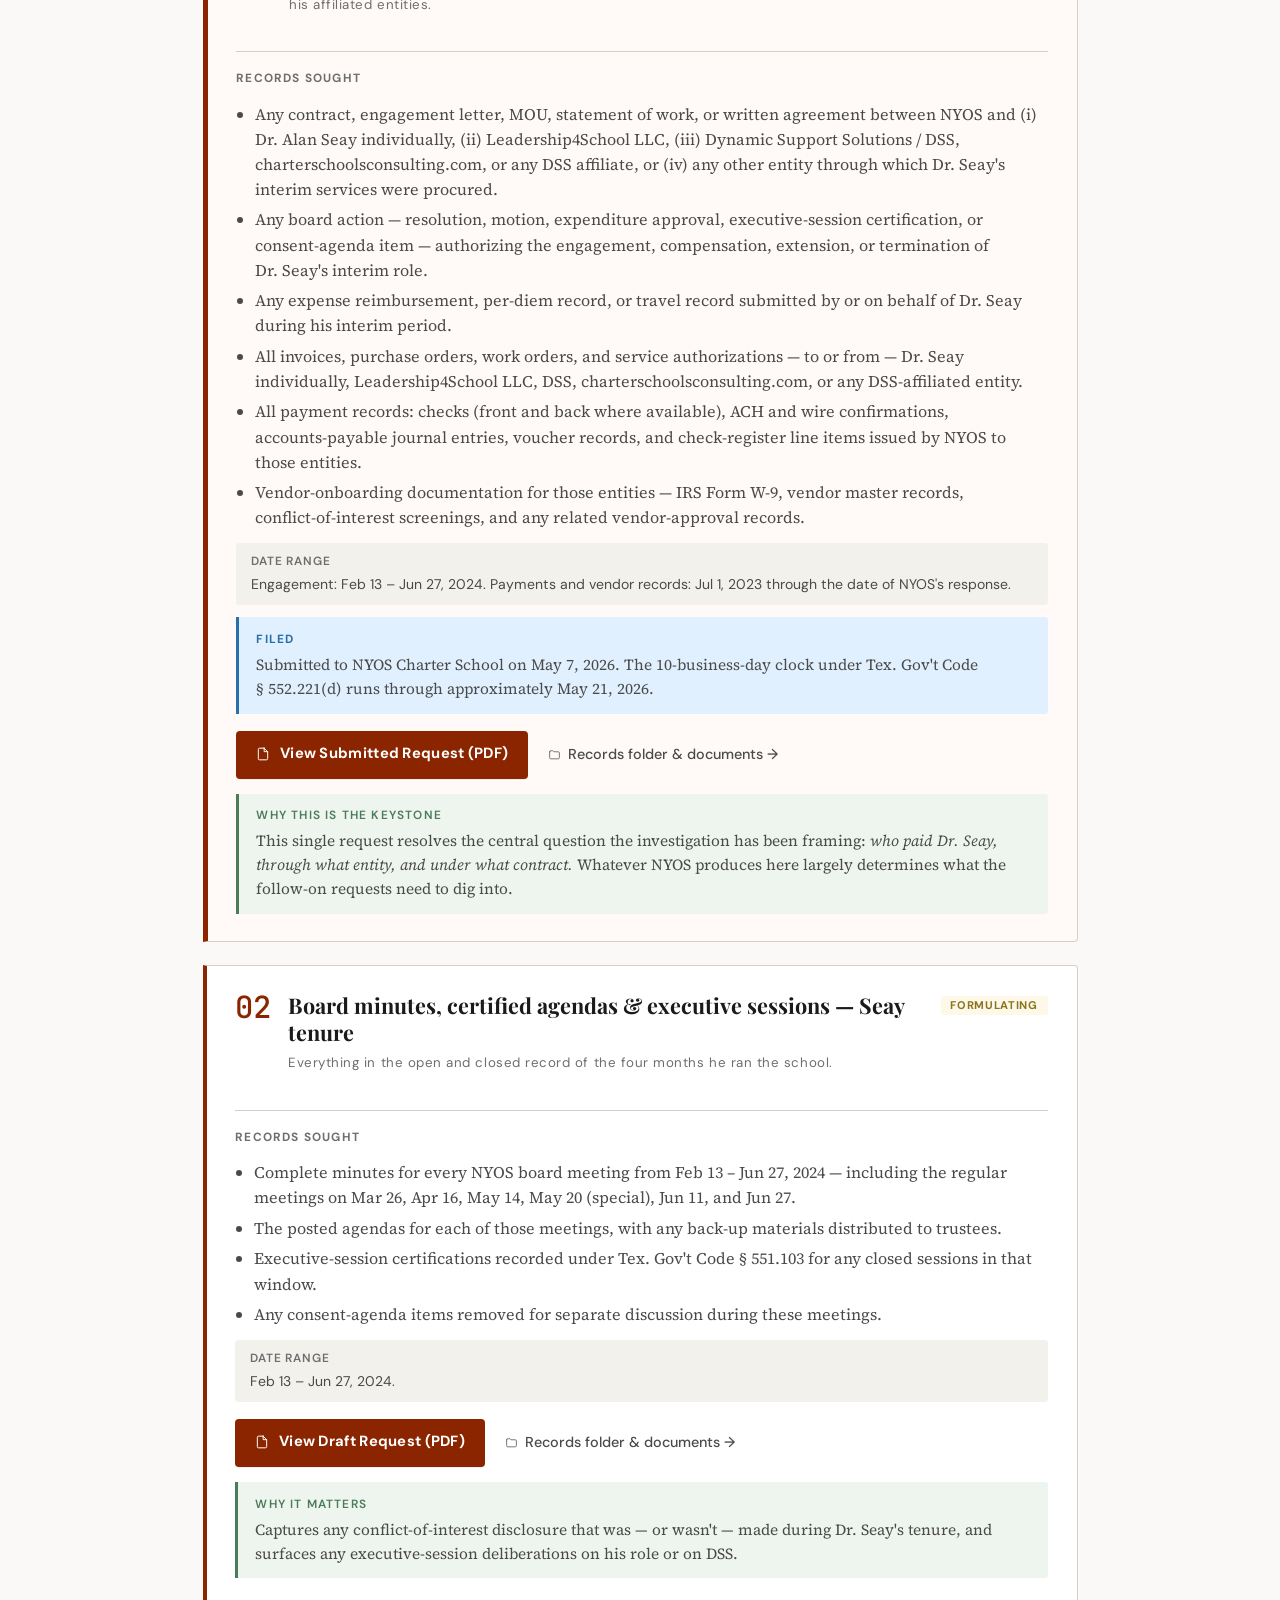
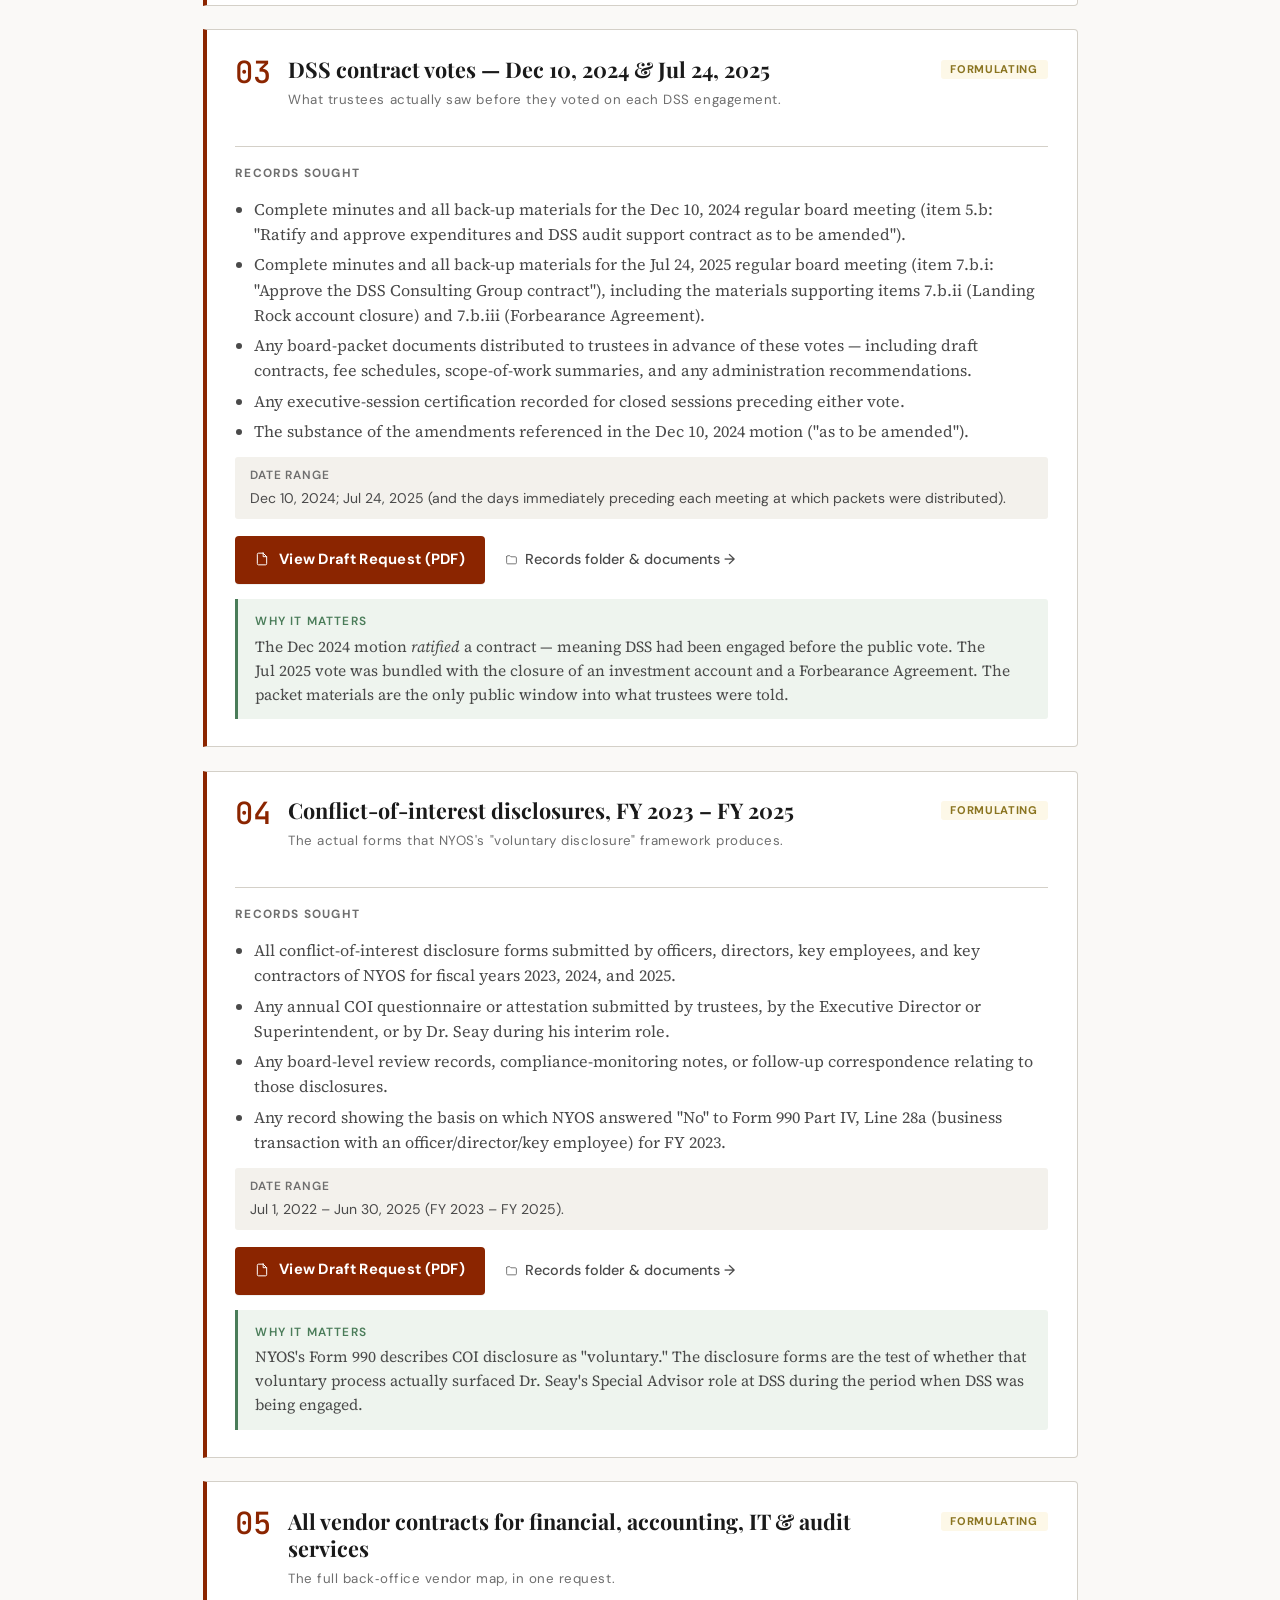
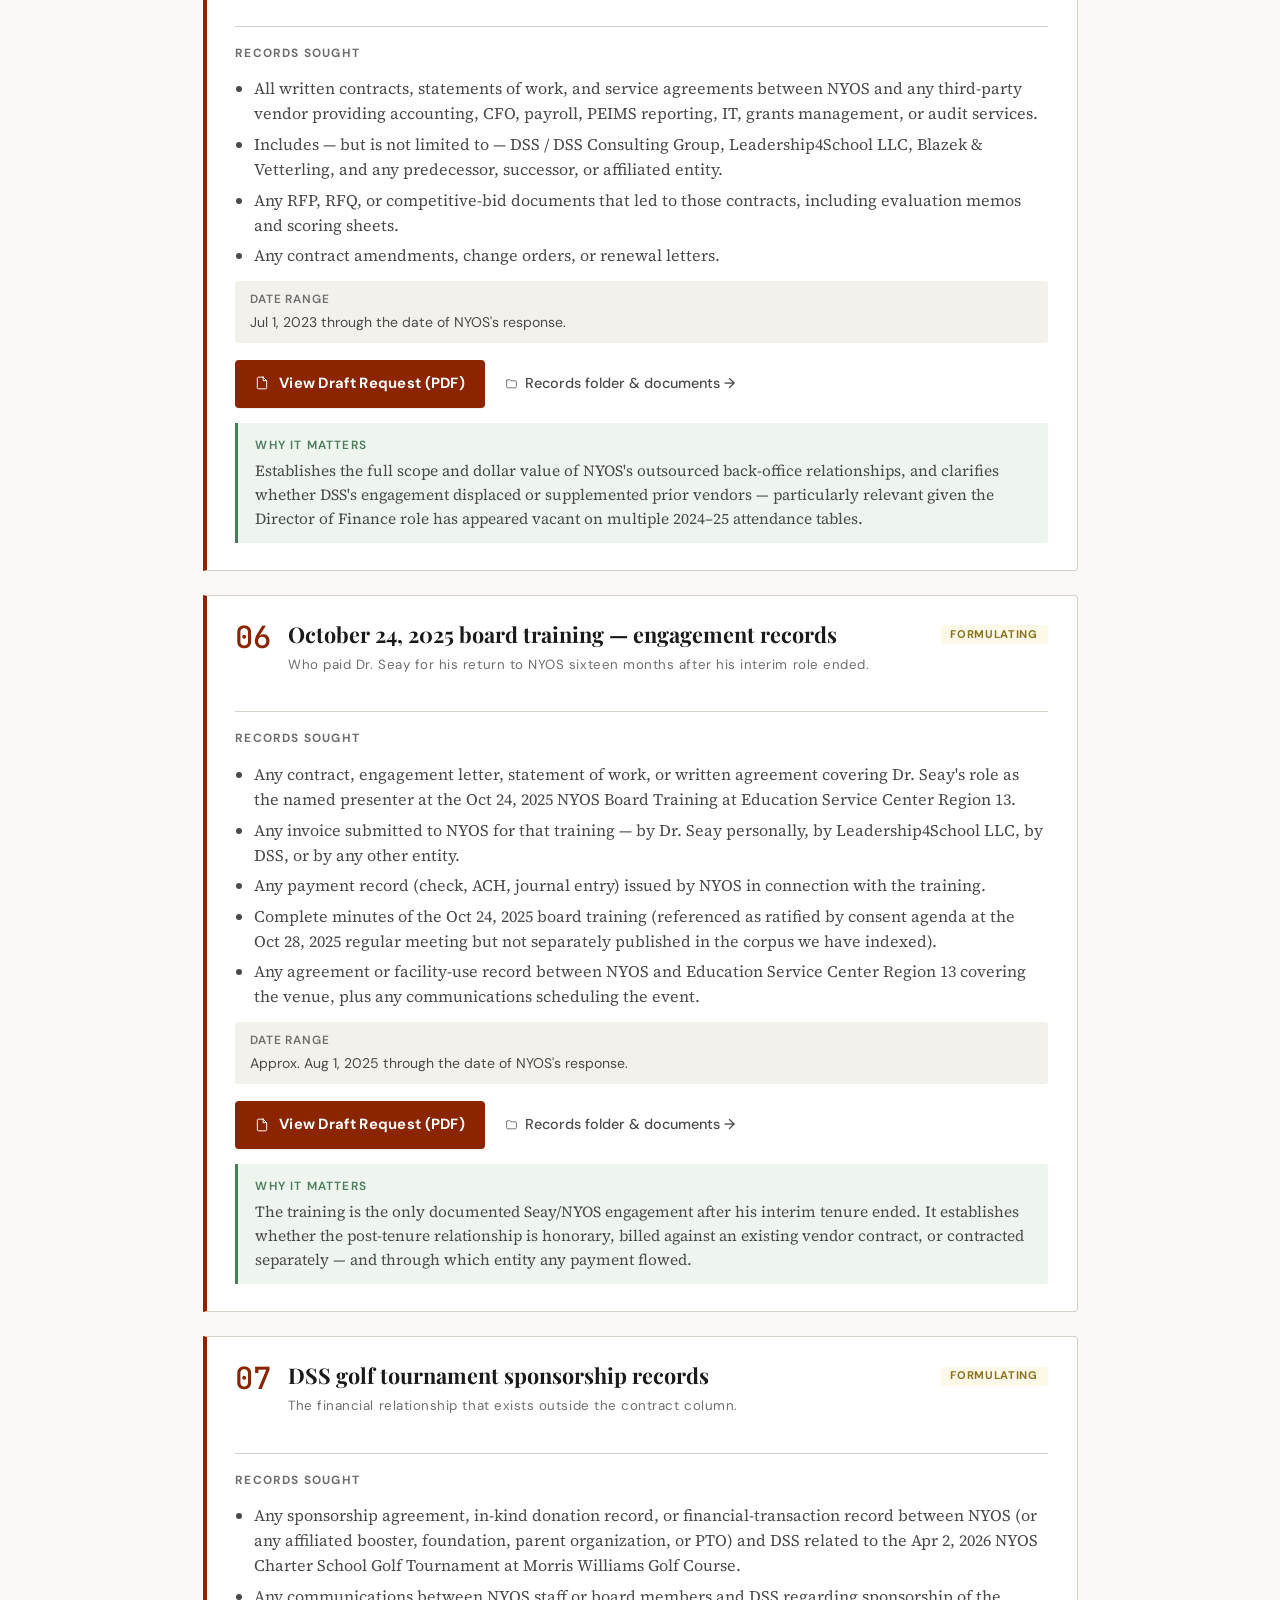
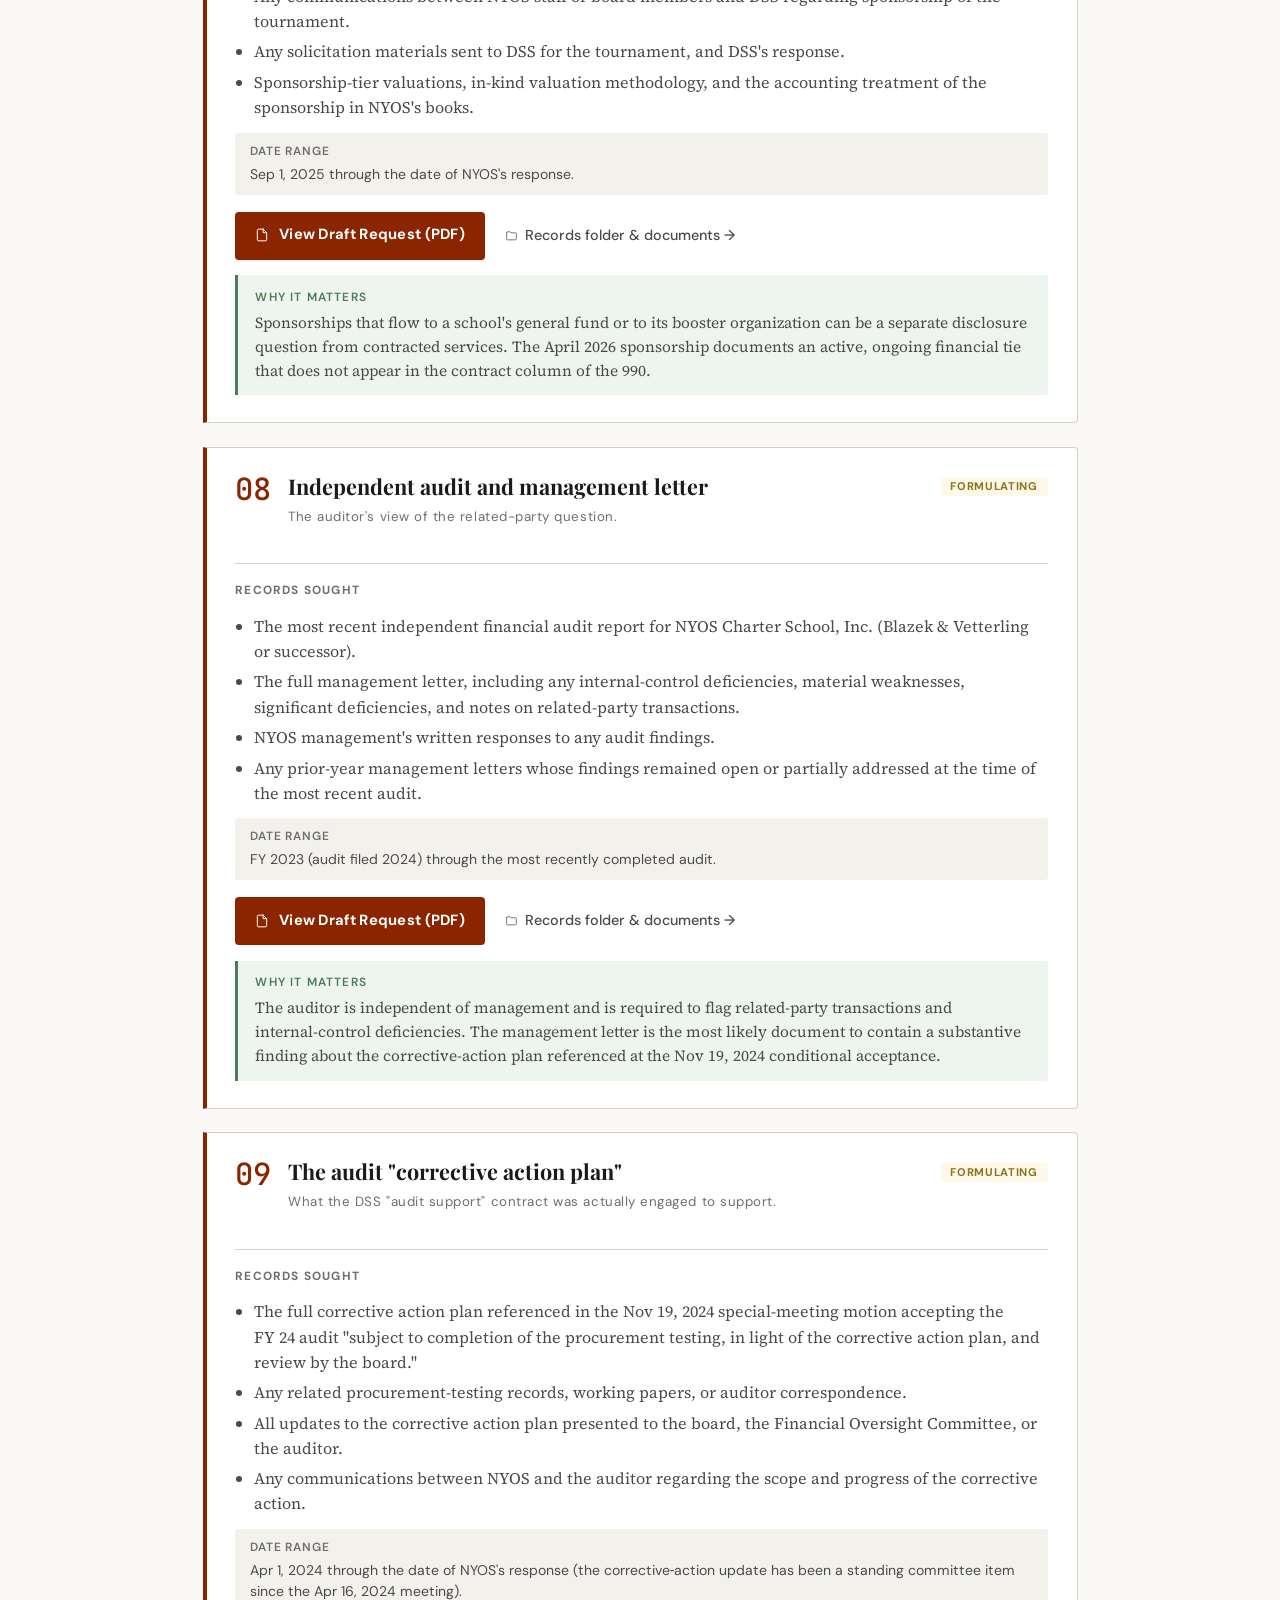
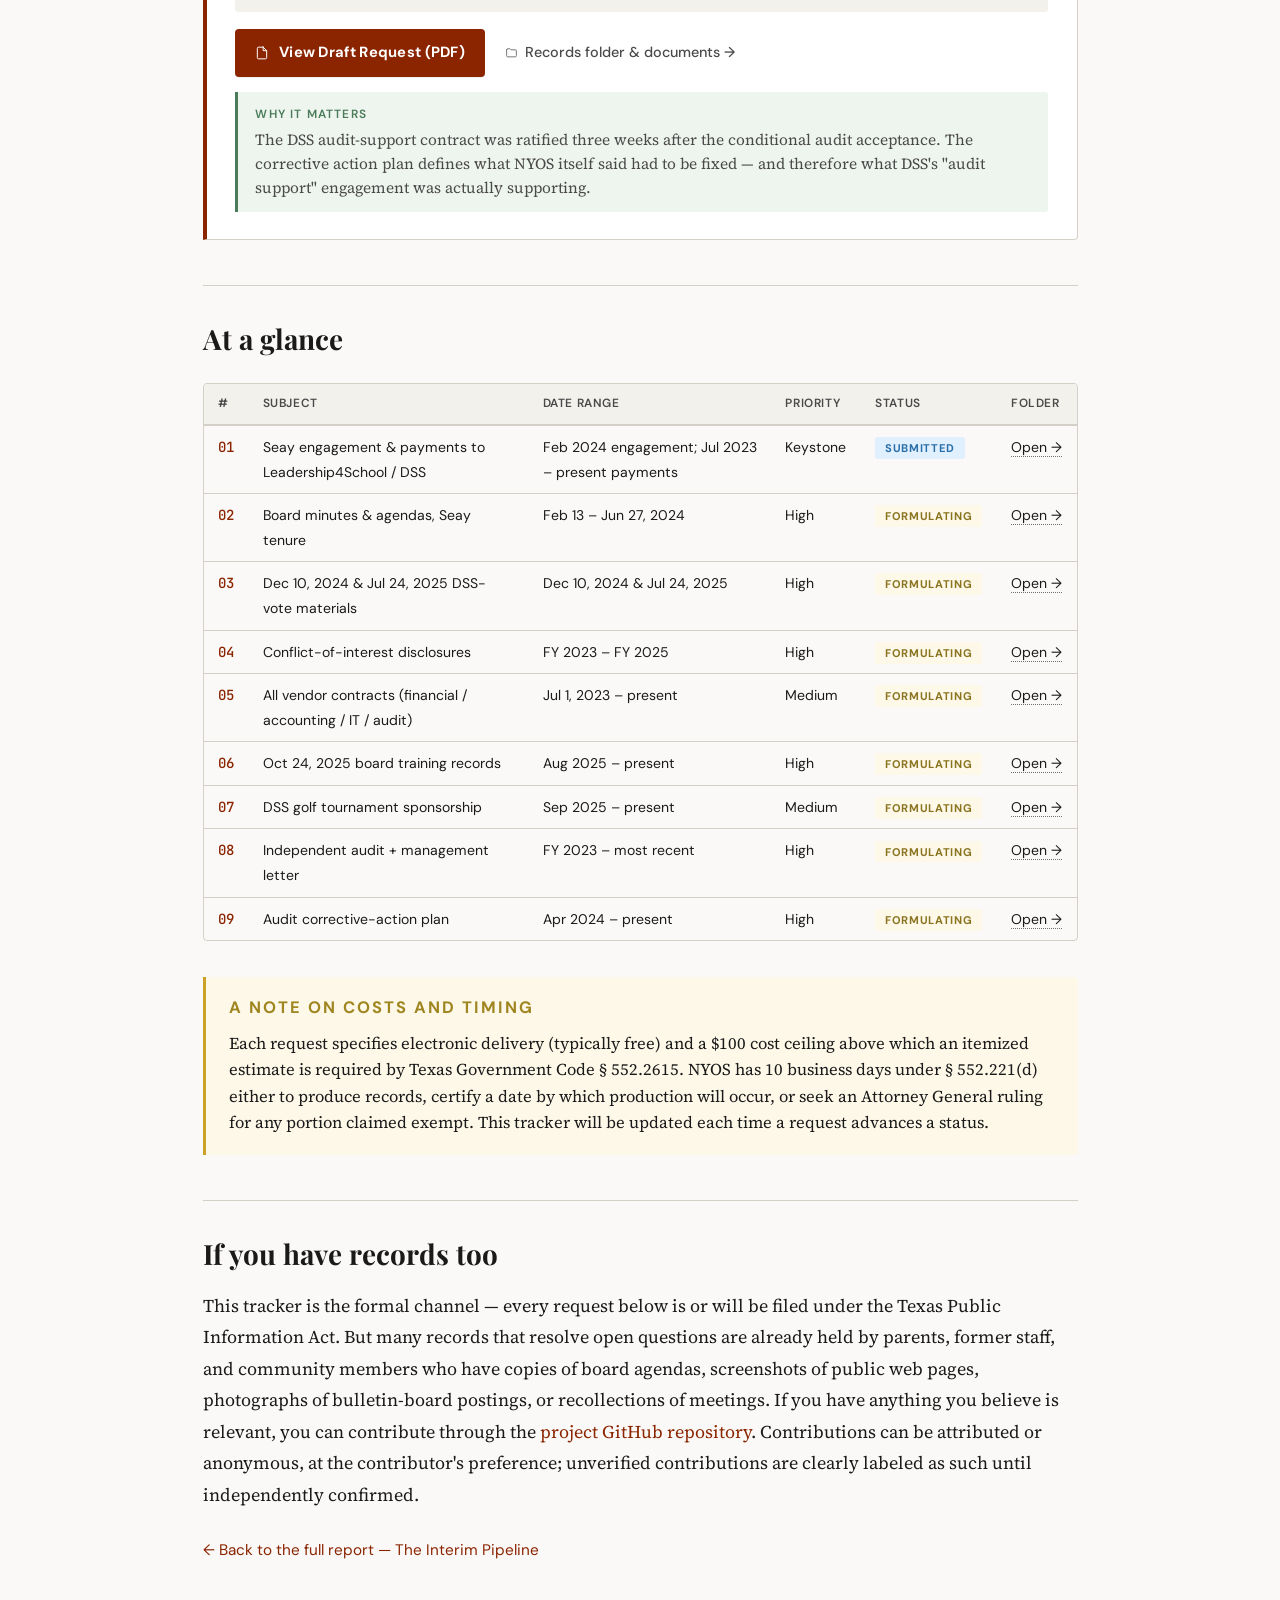
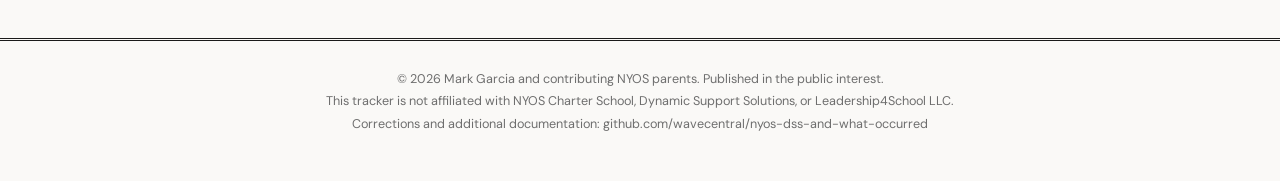
<file: pia-requests.html>
<!DOCTYPE html>
<html lang="en">
<head>
<meta charset="UTF-8">
<meta name="viewport" content="width=device-width, initial-scale=1.0">
<title>Public Information Act Requests — The Interim Pipeline</title>
<meta name="description" content="The complete list of Texas Public Information Act requests being prepared and filed in connection with the NYOS Charter School / Dynamic Support Solutions investigation.">
<meta property="og:title" content="Public Information Act Requests — The Interim Pipeline">
<meta property="og:description" content="A public, parent-led tracker of every PIA request filed in connection with the NYOS / DSS investigation.">
<meta property="og:type" content="article">
<link rel="preconnect" href="https://fonts.googleapis.com">
<link rel="preconnect" href="https://fonts.gstatic.com" crossorigin>
<link href="https://fonts.googleapis.com/css2?family=Playfair+Display:ital,wght@0,400;0,700;0,900;1,400;1,700&family=Source+Serif+4:ital,opsz,wght@0,8..60,300;0,8..60,400;0,8..60,600;1,8..60,400&family=DM+Sans:ital,wght@0,400;0,500;0,600;0,700;1,400&family=JetBrains+Mono:wght@400;500&display=swap" rel="stylesheet">
<style>
:root{--ink:#1a1a1a;--ink-2:#4a4a4a;--ink-3:#6e6e6e;--paper:#faf9f7;--paper-warm:#f3f1ec;--rule:#d4d0c8;--rule-heavy:#1a1a1a;--accent:#8b2500;--accent-hover:#a83a14;--caution-bg:#fdf8e8;--caution-border:#c9a227;--confirmed-bg:#eef4ee;--confirmed-border:#4a7c59;--unconfirmed-bg:#fef5f0;--unconfirmed-border:#c97a3a;--display:'Playfair Display',Georgia,serif;--body:'Source Serif 4',Georgia,serif;--sans:'DM Sans',-apple-system,sans-serif;--mono:'JetBrains Mono','Courier New',monospace;--text-w:680px;--wide-w:920px;--full-w:1100px}*,*::before,*::after{box-sizing:border-box;margin:0;padding:0}html{font-size:17px;scroll-behavior:smooth}@media(min-width:768px){html{font-size:18px}}body{font-family:var(--body);color:var(--ink);background:var(--paper);line-height:1.75;-webkit-font-smoothing:antialiased;text-rendering:optimizeLegibility}::selection{background:rgba(139,37,0,.12)}a{color:var(--accent);text-decoration:none;border-bottom:1px solid transparent;transition:border-color .15s ease}a:hover{border-bottom-color:var(--accent)}.container{max-width:var(--text-w);margin:0 auto;padding:0 1.25rem}.container--wide{max-width:var(--wide-w)}.container--full{max-width:var(--full-w)}.topbar{border-bottom:1px solid var(--rule);padding:.6rem 0;font-family:var(--sans);font-size:.72rem;color:var(--ink-3);letter-spacing:.04em;text-transform:uppercase}.topbar .container{display:flex;justify-content:space-between;align-items:center;max-width:var(--full-w)}.topbar a{color:var(--ink-3);border-bottom-color:transparent}.topbar a:hover{color:var(--ink);border-bottom-color:var(--ink-3)}.masthead{text-align:center;padding:1.5rem 0 1.2rem;border-bottom:3px double var(--rule-heavy)}.masthead__title{font-family:var(--display);font-size:1.1rem;font-weight:400;letter-spacing:.35em;text-transform:uppercase;color:var(--ink)}.masthead__sub{font-family:var(--sans);font-size:.65rem;color:var(--ink-3);letter-spacing:.08em;text-transform:uppercase;margin-top:.25rem}.last-updated{font-family:var(--sans);font-size:.68rem;color:var(--ink-3);text-align:center;padding:.8rem 0;border-bottom:1px solid var(--rule)}.last-updated time{font-weight:600;color:var(--ink-2)}.hero{padding:3rem 0 2.2rem;border-bottom:1px solid var(--rule);text-align:center}.hero__kicker{font-family:var(--sans);font-size:.7rem;font-weight:700;letter-spacing:.15em;text-transform:uppercase;color:var(--accent);margin-bottom:.75rem}.hero__headline{font-family:var(--display);font-size:2.4rem;font-weight:900;line-height:1.18;max-width:780px;margin:0 auto .9rem;color:var(--ink)}@media(max-width:600px){.hero__headline{font-size:1.7rem}}.hero__deck{font-family:var(--body);font-size:1.15rem;font-weight:300;line-height:1.55;color:var(--ink-2);max-width:620px;margin:0 auto 1.3rem;font-style:italic}.hero__back{font-family:var(--sans);font-size:.78rem;color:var(--ink-3)}.hero__back a{color:var(--ink-3);border-bottom:1px solid transparent}.hero__back a:hover{color:var(--accent);border-bottom-color:var(--accent)}article{padding:2.2rem 0 3rem}article p{margin-bottom:1.1rem}h2.section-head{font-family:var(--display);font-size:1.55rem;font-weight:700;line-height:1.25;margin-bottom:1rem;color:var(--ink)}h3.sub-head{font-family:var(--sans);font-size:.85rem;font-weight:700;letter-spacing:.08em;text-transform:uppercase;color:var(--accent);margin-bottom:.6rem;margin-top:1.8rem}.section-rule{border:none;border-top:1px solid var(--rule);margin:2.5rem 0 2rem}.methodology{background:var(--paper-warm);border-top:1px solid var(--rule);border-bottom:1px solid var(--rule);padding:1.4rem 1.5rem;margin:2rem 0;border-radius:2px}.methodology h3{font-family:var(--sans);font-size:.72rem;font-weight:700;letter-spacing:.1em;text-transform:uppercase;color:var(--ink-2);margin-bottom:.6rem}.methodology p{font-size:.85rem;line-height:1.6;color:var(--ink-2);margin-bottom:.55rem}.methodology p:last-child{margin-bottom:0}.legend{font-family:var(--sans);font-size:.74rem;color:var(--ink-2);margin:1.5rem 0 1rem;padding:.85rem 1rem;background:#fff;border:1px solid var(--rule);border-radius:3px}.legend strong{color:var(--ink);font-weight:600;font-family:var(--sans);letter-spacing:.04em;text-transform:uppercase;font-size:.66rem;display:block;margin-bottom:.4rem}.legend ul{list-style:none;padding:0;margin:0;display:grid;grid-template-columns:repeat(auto-fit,minmax(220px,1fr));gap:.3rem .8rem}.legend li{display:flex;align-items:center;gap:.4rem;line-height:1.4}.legend .pill{display:inline-block;font-size:.6rem;font-weight:700;letter-spacing:.06em;text-transform:uppercase;padding:.18rem .45rem;border-radius:3px;line-height:1;flex-shrink:0;font-family:var(--sans)}.requests{margin:1rem 0 2rem}.request{position:relative;border:1px solid var(--rule);border-left:4px solid var(--accent);background:#fff;padding:1.4rem 1.6rem 1.5rem;margin-bottom:1.3rem;border-radius:0 4px 4px 0}.request--keystone{background:#fffaf8;border-left-width:5px}.request__head{display:flex;align-items:flex-start;gap:1rem;margin-bottom:.85rem;padding-bottom:.85rem;border-bottom:1px solid var(--rule)}.request__num{font-family:var(--mono);font-weight:500;font-size:1.7rem;color:var(--accent);line-height:1;flex-shrink:0;padding-top:.05rem;letter-spacing:-.02em}.request__title-wrap{flex:1;min-width:0}.request__keystone-tag{display:inline-block;font-family:var(--sans);font-size:.58rem;font-weight:700;letter-spacing:.14em;text-transform:uppercase;color:var(--accent);background:#fff;border:1px solid var(--accent);padding:.18rem .5rem;border-radius:2px;margin-bottom:.45rem}.request__title{font-family:var(--display);font-size:1.2rem;font-weight:700;line-height:1.28;margin-bottom:.25rem;color:var(--ink)}.request__sub{font-family:var(--sans);font-size:.74rem;color:var(--ink-3);letter-spacing:.04em}.request__status{flex-shrink:0;align-self:flex-start;margin-top:.25rem;font-size:.62rem;font-weight:700;letter-spacing:.06em;text-transform:uppercase;padding:.22rem .55rem;border-radius:3px;line-height:1;white-space:nowrap;font-family:var(--sans)}.status--identified{background:#e8e6f0;color:#5a5278}.status--formulating{background:#fdf8e8;color:#8a7420}.status--submitted{background:#e0f0ff;color:#2a6fa8}.status--resubmitted{background:#fff0e0;color:#a86a2a}.status--received-awaiting{background:#e8f5e8;color:#3a7a3a}.status--received-delayed{background:#fce8e8;color:#a03030}.status--docs-received{background:#d5f0d5;color:#2a6a2a}.request__body{font-size:.93rem;line-height:1.6}.request__body p{margin-bottom:.75rem}.request__section{margin:.95rem 0 0}.request__section-head{font-family:var(--sans);font-size:.66rem;font-weight:700;letter-spacing:.1em;text-transform:uppercase;color:var(--ink-3);margin-bottom:.4rem}.request__list{margin:0 0 0 1.05rem;padding:0;font-size:.9rem;line-height:1.55;color:var(--ink-2)}.request__list li{margin-bottom:.3rem}.request__list strong{color:var(--ink);font-weight:600}.request__meta{font-family:var(--sans);font-size:.78rem;color:var(--ink-2);background:var(--paper-warm);padding:.55rem .8rem;border-radius:3px;margin-top:.7rem;line-height:1.5}.request__meta strong{color:var(--ink);font-weight:600;font-size:.66rem;letter-spacing:.08em;text-transform:uppercase;display:block;margin-bottom:.18rem;color:var(--ink-3)}.request__why{border-left:3px solid var(--confirmed-border);background:var(--confirmed-bg);padding:.7rem .95rem;font-size:.86rem;line-height:1.55;color:var(--ink-2);margin-top:.85rem;border-radius:0 3px 3px 0}.request__why strong{color:var(--ink);font-weight:600;font-family:var(--sans);font-size:.66rem;letter-spacing:.1em;text-transform:uppercase;display:block;margin-bottom:.25rem;color:var(--confirmed-border)}.request__filed{border-left:3px solid #2a6fa8;background:#e0f0ff;padding:.7rem .95rem;font-size:.86rem;line-height:1.55;color:var(--ink-2);margin-top:.7rem;border-radius:0 3px 3px 0}.request__filed strong{color:#2a6fa8;font-weight:700;font-family:var(--sans);font-size:.66rem;letter-spacing:.1em;text-transform:uppercase;display:block;margin-bottom:.25rem}.request__filed a{color:#2a6fa8;font-weight:600;border-bottom:1px solid transparent}.request__filed a:hover{border-bottom-color:#2a6fa8}
.request__actions{display:flex;gap:.85rem 1.1rem;align-items:center;flex-wrap:wrap;margin-top:.95rem}
.request__cta{display:inline-flex;align-items:center;gap:.55rem;background:var(--accent);color:#fff;font-family:var(--sans);font-weight:700;font-size:.82rem;padding:.65rem 1.1rem;border-radius:4px;letter-spacing:.02em;text-decoration:none;border-bottom:1px solid transparent;transition:background .15s ease,transform .12s ease;box-shadow:0 1px 0 rgba(0,0,0,.06)}
.request__cta:hover{background:var(--accent-hover);color:#fff;border-bottom-color:transparent;transform:translateY(-1px)}
.request__cta .icon{display:inline-flex;line-height:1}
.request__folder{display:inline-flex;align-items:center;gap:.4rem;font-family:var(--sans);font-size:.8rem;color:var(--ink-2);font-weight:500;border-bottom:1px solid transparent}
.request__folder:hover{color:var(--accent);border-bottom-color:var(--accent)}
.request__folder .icon{color:var(--ink-3);display:inline-flex}.callout{border-left:3px solid var(--caution-border);background:var(--caution-bg);padding:1rem 1.3rem;margin:1.6rem 0;border-radius:0 4px 4px 0}.callout__label{font-family:var(--sans);font-size:.66rem;font-weight:700;letter-spacing:.12em;text-transform:uppercase;color:#a08620;margin-bottom:.4rem}.callout p{font-size:.92rem;line-height:1.6;margin-bottom:.5rem}.callout p:last-child{margin-bottom:0}.summary-table-wrap{overflow-x:auto;margin:1.4rem 0 2rem;border:1px solid var(--rule);border-radius:4px}.summary-table{width:100%;border-collapse:collapse;font-family:var(--sans);font-size:.78rem}.summary-table thead{background:var(--paper-warm)}.summary-table th{padding:.55rem .8rem;text-align:left;font-weight:600;font-size:.66rem;letter-spacing:.05em;text-transform:uppercase;color:var(--ink-2);border-bottom:2px solid var(--rule)}.summary-table td{padding:.5rem .8rem;border-bottom:1px solid var(--rule);vertical-align:top}.summary-table tr:last-child td{border-bottom:none}.summary-table .num{font-family:var(--mono);font-weight:500;color:var(--accent)}.summary-table a{color:var(--ink);border-bottom:1px dotted var(--ink-3)}.summary-table a:hover{color:var(--accent);border-bottom-color:var(--accent)}.site-footer{border-top:3px double var(--rule-heavy);padding:1.5rem 0 2.5rem;text-align:center;font-family:var(--sans);font-size:.7rem;color:var(--ink-3);line-height:1.8}.site-footer a{color:var(--ink-3)}.progress-bar{position:fixed;top:0;left:0;width:0;height:3px;background:var(--accent);z-index:1000;transition:width .1s linear}@media print{.progress-bar,.topbar{display:none}body{font-size:11pt}.hero__headline{font-size:24pt}.request{break-inside:avoid;page-break-inside:avoid}}
</style>
<script type="text/javascript">
    (function(c,l,a,r,i,t,y){
        c[a]=c[a]||function(){(c[a].q=c[a].q||[]).push(arguments)};
        t=l.createElement(r);t.async=1;t.src="https://www.clarity.ms/tag/"+i;
        y=l.getElementsByTagName(r)[0];y.parentNode.insertBefore(t,y);
    })(window, document, "clarity", "script", "wnk9fpk31j");
</script>
</head>
<body>
<div class="progress-bar" id="progressBar"></div>
<div class="topbar"><div class="container container--full"><span><a href="index.html">&larr; The Interim Pipeline</a></span><span>Public Records Tracker</span></div></div>
<header class="masthead"><div class="container"><h1 class="masthead__title">Public Interest Report</h1><p class="masthead__sub">A Community-Driven Investigation into Charter School Governance</p></div></header>
<div class="last-updated"><div class="container">Last updated <time datetime="2026-05-07">May 7, 2026</time> · Active investigation — this tracker will be updated as requests are filed and records returned</div></div>

<section class="hero"><div class="container container--wide">
<p class="hero__kicker">Public Information Act Tracker</p>
<h2 class="hero__headline">Every Records Request, in the Open</h2>
<p class="hero__deck">A complete, public list of the Texas Public Information Act requests being prepared and filed in connection with this investigation — what each one asks for, why it matters, and where it stands.</p>
<p class="hero__back"><a href="index.html">&larr; Back to the full report</a></p>
</div></section>

<article><div class="container container--wide">

<p class="lede" style="font-size:1.1rem;line-height:1.65;color:var(--ink)">Texas charter schools are governmental bodies under the Texas Public Information Act (Texas Government Code Chapter&nbsp;552, applied to charters by Texas Education Code §&nbsp;12.1051). When a parent files a request, NYOS has <strong>10 business days</strong> either to produce the records, certify a date by which production will occur, or seek an Attorney General ruling claiming an exception. The list below is the full slate of requests this investigation is preparing — designed to be narrowly scoped, individually answerable, and filed in priority order so the most consequential records come back first.</p>

<div class="methodology">
<h3>How these requests are scoped</h3>
<p>Each request below is intentionally narrow. Filing a single sweeping request invites a 10‑day extension, an AG‑ruling claim, or a fee estimate that can take weeks to negotiate. Filing multiple specific requests — each tied to a particular document type, date range, and subject — produces faster, more complete responses and creates a clean public record of which records exist, which are being withheld, and on what basis.</p>
<p>Every request specifies electronic delivery (free), a $100 cost ceiling above which an itemized estimate is required under §&nbsp;552.2615, a FERPA carve‑out so any incidental student information can be redacted without holding up the rest, and a partial‑production clause so undisputed records aren't held hostage to a single contested category.</p>
</div>

<div class="legend">
<strong>Status key</strong>
<ul>
<li><span class="pill status--identified">Identified</span> Scope defined; not yet drafted</li>
<li><span class="pill status--formulating">Formulating</span> Request language being drafted</li>
<li><span class="pill status--submitted">Submitted</span> Request sent to NYOS</li>
<li><span class="pill status--resubmitted">Re-submitted</span> Re-filed after clarification</li>
<li><span class="pill status--received-awaiting">Awaiting Documents</span> Acknowledged; production pending</li>
<li><span class="pill status--received-delayed">Delayed / AG Ruling</span> NYOS seeking AG opinion or extension</li>
<li><span class="pill status--docs-received">Documents Received</span> Records in hand</li>
</ul>
</div>

<hr class="section-rule">

<div class="requests">

<article class="request request--keystone">
<div class="request__head">
<div class="request__num">01</div>
<div class="request__title-wrap">
<span class="request__keystone-tag">Keystone request</span>
<h3 class="request__title">Dr. Seay's interim engagement &amp; payments to Leadership4School / DSS</h3>
<p class="request__sub">The contract that governs his $0-on-the-990 tenure, and every payment that flowed to him or his affiliated entities.</p>
</div>
<span class="request__status status--submitted">Submitted</span>
</div>

<div class="request__body">
<div class="request__section">
<p class="request__section-head">Records sought</p>
<ul class="request__list">
<li>Any contract, engagement letter, MOU, statement of work, or written agreement between NYOS and (i) Dr.&nbsp;Alan Seay individually, (ii) Leadership4School&nbsp;LLC, (iii) Dynamic Support Solutions / DSS, charterschoolsconsulting.com, or any DSS affiliate, or (iv) any other entity through which Dr.&nbsp;Seay's interim services were procured.</li>
<li>Any board action — resolution, motion, expenditure approval, executive‑session certification, or consent‑agenda item — authorizing the engagement, compensation, extension, or termination of Dr.&nbsp;Seay's interim role.</li>
<li>Any expense reimbursement, per‑diem record, or travel record submitted by or on behalf of Dr.&nbsp;Seay during his interim period.</li>
<li>All invoices, purchase orders, work orders, and service authorizations — to or from — Dr.&nbsp;Seay individually, Leadership4School&nbsp;LLC, DSS, charterschoolsconsulting.com, or any DSS‑affiliated entity.</li>
<li>All payment records: checks (front and back where available), ACH and wire confirmations, accounts‑payable journal entries, voucher records, and check‑register line items issued by NYOS to those entities.</li>
<li>Vendor‑onboarding documentation for those entities — IRS Form&nbsp;W‑9, vendor master records, conflict‑of‑interest screenings, and any related vendor‑approval records.</li>
</ul>
</div>
<div class="request__meta"><strong>Date range</strong> Engagement: Feb&nbsp;13&nbsp;– Jun&nbsp;27, 2024. Payments and vendor records: Jul&nbsp;1, 2023 through the date of NYOS's response.</div>
<div class="request__filed"><strong>Filed</strong>Submitted to NYOS Charter School on May&nbsp;7,&nbsp;2026. The 10‑business‑day clock under Tex.&nbsp;Gov't&nbsp;Code §&nbsp;552.221(d) runs through approximately May&nbsp;21,&nbsp;2026.</div>
<div class="request__actions">
<a class="request__cta" href="pia-01-seay-engagement_redacted.pdf" target="_blank" rel="noopener"><span class="icon"><svg viewBox="0 0 24 24" fill="none" stroke="currentColor" stroke-width="1.7" stroke-linecap="round" stroke-linejoin="round" width="14" height="14" aria-hidden="true"><path d="M14 2H6a2 2 0 0 0-2 2v16a2 2 0 0 0 2 2h12a2 2 0 0 0 2-2V8l-6-6z"/><path d="M14 2v6h6"/></svg></span>View Submitted Request (PDF)</a>
<a class="request__folder" href="pia-requests/01-seay-engagement/"><span class="icon"><svg viewBox="0 0 24 24" fill="none" stroke="currentColor" stroke-width="1.7" stroke-linecap="round" stroke-linejoin="round" width="13" height="13" aria-hidden="true"><path d="M3 7a2 2 0 0 1 2-2h4l2 2h8a2 2 0 0 1 2 2v9a2 2 0 0 1-2 2H5a2 2 0 0 1-2-2V7z"/></svg></span>Records folder &amp; documents&nbsp;&rarr;</a>
</div>
<div class="request__why"><strong>Why this is the keystone</strong>This single request resolves the central question the investigation has been framing: <em>who paid Dr.&nbsp;Seay, through what entity, and under what contract.</em> Whatever NYOS produces here largely determines what the follow‑on requests need to dig into.</div>
</div>
</article>

<article class="request">
<div class="request__head">
<div class="request__num">02</div>
<div class="request__title-wrap">
<h3 class="request__title">Board minutes, certified agendas &amp; executive sessions — Seay tenure</h3>
<p class="request__sub">Everything in the open and closed record of the four months he ran the school.</p>
</div>
<span class="request__status status--formulating">Formulating</span>
</div>
<div class="request__body">
<div class="request__section">
<p class="request__section-head">Records sought</p>
<ul class="request__list">
<li>Complete minutes for every NYOS board meeting from Feb&nbsp;13&nbsp;– Jun&nbsp;27, 2024 — including the regular meetings on Mar&nbsp;26, Apr&nbsp;16, May&nbsp;14, May&nbsp;20 (special), Jun&nbsp;11, and Jun&nbsp;27.</li>
<li>The posted agendas for each of those meetings, with any back‑up materials distributed to trustees.</li>
<li>Executive‑session certifications recorded under Tex.&nbsp;Gov't&nbsp;Code §&nbsp;551.103 for any closed sessions in that window.</li>
<li>Any consent‑agenda items removed for separate discussion during these meetings.</li>
</ul>
</div>
<div class="request__meta"><strong>Date range</strong> Feb&nbsp;13&nbsp;– Jun&nbsp;27, 2024.</div>
<div class="request__actions">
<a class="request__cta" href="pia-02-board-minutes-seay-tenure_draft.pdf" target="_blank" rel="noopener"><span class="icon"><svg viewBox="0 0 24 24" fill="none" stroke="currentColor" stroke-width="1.7" stroke-linecap="round" stroke-linejoin="round" width="14" height="14" aria-hidden="true"><path d="M14 2H6a2 2 0 0 0-2 2v16a2 2 0 0 0 2 2h12a2 2 0 0 0 2-2V8l-6-6z"/><path d="M14 2v6h6"/></svg></span>View Draft Request (PDF)</a>
<a class="request__folder" href="pia-requests/02-board-minutes-seay-tenure/"><span class="icon"><svg viewBox="0 0 24 24" fill="none" stroke="currentColor" stroke-width="1.7" stroke-linecap="round" stroke-linejoin="round" width="13" height="13" aria-hidden="true"><path d="M3 7a2 2 0 0 1 2-2h4l2 2h8a2 2 0 0 1 2 2v9a2 2 0 0 1-2 2H5a2 2 0 0 1-2-2V7z"/></svg></span>Records folder &amp; documents&nbsp;&rarr;</a>
</div>
<div class="request__why"><strong>Why it matters</strong>Captures any conflict‑of‑interest disclosure that was — or wasn't — made during Dr.&nbsp;Seay's tenure, and surfaces any executive‑session deliberations on his role or on DSS.</div>
</div>
</article>

<article class="request">
<div class="request__head">
<div class="request__num">03</div>
<div class="request__title-wrap">
<h3 class="request__title">DSS contract votes — Dec 10, 2024 &amp; Jul 24, 2025</h3>
<p class="request__sub">What trustees actually saw before they voted on each DSS engagement.</p>
</div>
<span class="request__status status--formulating">Formulating</span>
</div>
<div class="request__body">
<div class="request__section">
<p class="request__section-head">Records sought</p>
<ul class="request__list">
<li>Complete minutes and all back‑up materials for the Dec&nbsp;10, 2024 regular board meeting (item 5.b: "Ratify and approve expenditures and DSS audit support contract as to be amended").</li>
<li>Complete minutes and all back‑up materials for the Jul&nbsp;24, 2025 regular board meeting (item 7.b.i: "Approve the DSS Consulting Group contract"), including the materials supporting items 7.b.ii (Landing Rock account closure) and 7.b.iii (Forbearance Agreement).</li>
<li>Any board‑packet documents distributed to trustees in advance of these votes — including draft contracts, fee schedules, scope‑of‑work summaries, and any administration recommendations.</li>
<li>Any executive‑session certification recorded for closed sessions preceding either vote.</li>
<li>The substance of the amendments referenced in the Dec&nbsp;10, 2024 motion ("as to be amended").</li>
</ul>
</div>
<div class="request__meta"><strong>Date range</strong> Dec&nbsp;10, 2024; Jul&nbsp;24, 2025 (and the days immediately preceding each meeting at which packets were distributed).</div>
<div class="request__actions">
<a class="request__cta" href="pia-03-dss-contract-votes_draft.pdf" target="_blank" rel="noopener"><span class="icon"><svg viewBox="0 0 24 24" fill="none" stroke="currentColor" stroke-width="1.7" stroke-linecap="round" stroke-linejoin="round" width="14" height="14" aria-hidden="true"><path d="M14 2H6a2 2 0 0 0-2 2v16a2 2 0 0 0 2 2h12a2 2 0 0 0 2-2V8l-6-6z"/><path d="M14 2v6h6"/></svg></span>View Draft Request (PDF)</a>
<a class="request__folder" href="pia-requests/03-dss-contract-votes/"><span class="icon"><svg viewBox="0 0 24 24" fill="none" stroke="currentColor" stroke-width="1.7" stroke-linecap="round" stroke-linejoin="round" width="13" height="13" aria-hidden="true"><path d="M3 7a2 2 0 0 1 2-2h4l2 2h8a2 2 0 0 1 2 2v9a2 2 0 0 1-2 2H5a2 2 0 0 1-2-2V7z"/></svg></span>Records folder &amp; documents&nbsp;&rarr;</a>
</div>
<div class="request__why"><strong>Why it matters</strong>The Dec&nbsp;2024 motion <em>ratified</em> a contract — meaning DSS had been engaged before the public vote. The Jul&nbsp;2025 vote was bundled with the closure of an investment account and a Forbearance Agreement. The packet materials are the only public window into what trustees were told.</div>
</div>
</article>

<article class="request">
<div class="request__head">
<div class="request__num">04</div>
<div class="request__title-wrap">
<h3 class="request__title">Conflict-of-interest disclosures, FY 2023 – FY 2025</h3>
<p class="request__sub">The actual forms that NYOS's "voluntary disclosure" framework produces.</p>
</div>
<span class="request__status status--formulating">Formulating</span>
</div>
<div class="request__body">
<div class="request__section">
<p class="request__section-head">Records sought</p>
<ul class="request__list">
<li>All conflict‑of‑interest disclosure forms submitted by officers, directors, key employees, and key contractors of NYOS for fiscal years 2023, 2024, and 2025.</li>
<li>Any annual COI questionnaire or attestation submitted by trustees, by the Executive Director or Superintendent, or by Dr.&nbsp;Seay during his interim role.</li>
<li>Any board‑level review records, compliance‑monitoring notes, or follow‑up correspondence relating to those disclosures.</li>
<li>Any record showing the basis on which NYOS answered "No" to Form 990 Part&nbsp;IV, Line&nbsp;28a (business transaction with an officer/director/key employee) for FY&nbsp;2023.</li>
</ul>
</div>
<div class="request__meta"><strong>Date range</strong> Jul&nbsp;1, 2022&nbsp;– Jun&nbsp;30, 2025 (FY&nbsp;2023&nbsp;– FY&nbsp;2025).</div>
<div class="request__actions">
<a class="request__cta" href="pia-04-coi-disclosures_draft.pdf" target="_blank" rel="noopener"><span class="icon"><svg viewBox="0 0 24 24" fill="none" stroke="currentColor" stroke-width="1.7" stroke-linecap="round" stroke-linejoin="round" width="14" height="14" aria-hidden="true"><path d="M14 2H6a2 2 0 0 0-2 2v16a2 2 0 0 0 2 2h12a2 2 0 0 0 2-2V8l-6-6z"/><path d="M14 2v6h6"/></svg></span>View Draft Request (PDF)</a>
<a class="request__folder" href="pia-requests/04-coi-disclosures/"><span class="icon"><svg viewBox="0 0 24 24" fill="none" stroke="currentColor" stroke-width="1.7" stroke-linecap="round" stroke-linejoin="round" width="13" height="13" aria-hidden="true"><path d="M3 7a2 2 0 0 1 2-2h4l2 2h8a2 2 0 0 1 2 2v9a2 2 0 0 1-2 2H5a2 2 0 0 1-2-2V7z"/></svg></span>Records folder &amp; documents&nbsp;&rarr;</a>
</div>
<div class="request__why"><strong>Why it matters</strong>NYOS's Form&nbsp;990 describes COI disclosure as "voluntary." The disclosure forms are the test of whether that voluntary process actually surfaced Dr.&nbsp;Seay's Special Advisor role at DSS during the period when DSS was being engaged.</div>
</div>
</article>

<article class="request">
<div class="request__head">
<div class="request__num">05</div>
<div class="request__title-wrap">
<h3 class="request__title">All vendor contracts for financial, accounting, IT &amp; audit services</h3>
<p class="request__sub">The full back‑office vendor map, in one request.</p>
</div>
<span class="request__status status--formulating">Formulating</span>
</div>
<div class="request__body">
<div class="request__section">
<p class="request__section-head">Records sought</p>
<ul class="request__list">
<li>All written contracts, statements of work, and service agreements between NYOS and any third‑party vendor providing accounting, CFO, payroll, PEIMS reporting, IT, grants management, or audit services.</li>
<li>Includes — but is not limited to — DSS / DSS Consulting Group, Leadership4School&nbsp;LLC, Blazek &amp; Vetterling, and any predecessor, successor, or affiliated entity.</li>
<li>Any RFP, RFQ, or competitive‑bid documents that led to those contracts, including evaluation memos and scoring sheets.</li>
<li>Any contract amendments, change orders, or renewal letters.</li>
</ul>
</div>
<div class="request__meta"><strong>Date range</strong> Jul&nbsp;1, 2023 through the date of NYOS's response.</div>
<div class="request__actions">
<a class="request__cta" href="pia-05-vendor-contracts_draft.pdf" target="_blank" rel="noopener"><span class="icon"><svg viewBox="0 0 24 24" fill="none" stroke="currentColor" stroke-width="1.7" stroke-linecap="round" stroke-linejoin="round" width="14" height="14" aria-hidden="true"><path d="M14 2H6a2 2 0 0 0-2 2v16a2 2 0 0 0 2 2h12a2 2 0 0 0 2-2V8l-6-6z"/><path d="M14 2v6h6"/></svg></span>View Draft Request (PDF)</a>
<a class="request__folder" href="pia-requests/05-vendor-contracts/"><span class="icon"><svg viewBox="0 0 24 24" fill="none" stroke="currentColor" stroke-width="1.7" stroke-linecap="round" stroke-linejoin="round" width="13" height="13" aria-hidden="true"><path d="M3 7a2 2 0 0 1 2-2h4l2 2h8a2 2 0 0 1 2 2v9a2 2 0 0 1-2 2H5a2 2 0 0 1-2-2V7z"/></svg></span>Records folder &amp; documents&nbsp;&rarr;</a>
</div>
<div class="request__why"><strong>Why it matters</strong>Establishes the full scope and dollar value of NYOS's outsourced back‑office relationships, and clarifies whether DSS's engagement displaced or supplemented prior vendors — particularly relevant given the Director of Finance role has appeared vacant on multiple 2024–25 attendance tables.</div>
</div>
</article>

<article class="request">
<div class="request__head">
<div class="request__num">06</div>
<div class="request__title-wrap">
<h3 class="request__title">October 24, 2025 board training — engagement records</h3>
<p class="request__sub">Who paid Dr. Seay for his return to NYOS sixteen months after his interim role ended.</p>
</div>
<span class="request__status status--formulating">Formulating</span>
</div>
<div class="request__body">
<div class="request__section">
<p class="request__section-head">Records sought</p>
<ul class="request__list">
<li>Any contract, engagement letter, statement of work, or written agreement covering Dr.&nbsp;Seay's role as the named presenter at the Oct&nbsp;24, 2025 NYOS Board Training at Education Service Center Region&nbsp;13.</li>
<li>Any invoice submitted to NYOS for that training — by Dr.&nbsp;Seay personally, by Leadership4School&nbsp;LLC, by DSS, or by any other entity.</li>
<li>Any payment record (check, ACH, journal entry) issued by NYOS in connection with the training.</li>
<li>Complete minutes of the Oct&nbsp;24, 2025 board training (referenced as ratified by consent agenda at the Oct&nbsp;28, 2025 regular meeting but not separately published in the corpus we have indexed).</li>
<li>Any agreement or facility‑use record between NYOS and Education Service Center Region&nbsp;13 covering the venue, plus any communications scheduling the event.</li>
</ul>
</div>
<div class="request__meta"><strong>Date range</strong> Approx. Aug&nbsp;1, 2025 through the date of NYOS's response.</div>
<div class="request__actions">
<a class="request__cta" href="pia-06-board-training-oct-2025_draft.pdf" target="_blank" rel="noopener"><span class="icon"><svg viewBox="0 0 24 24" fill="none" stroke="currentColor" stroke-width="1.7" stroke-linecap="round" stroke-linejoin="round" width="14" height="14" aria-hidden="true"><path d="M14 2H6a2 2 0 0 0-2 2v16a2 2 0 0 0 2 2h12a2 2 0 0 0 2-2V8l-6-6z"/><path d="M14 2v6h6"/></svg></span>View Draft Request (PDF)</a>
<a class="request__folder" href="pia-requests/06-board-training-oct-2025/"><span class="icon"><svg viewBox="0 0 24 24" fill="none" stroke="currentColor" stroke-width="1.7" stroke-linecap="round" stroke-linejoin="round" width="13" height="13" aria-hidden="true"><path d="M3 7a2 2 0 0 1 2-2h4l2 2h8a2 2 0 0 1 2 2v9a2 2 0 0 1-2 2H5a2 2 0 0 1-2-2V7z"/></svg></span>Records folder &amp; documents&nbsp;&rarr;</a>
</div>
<div class="request__why"><strong>Why it matters</strong>The training is the only documented Seay/NYOS engagement after his interim tenure ended. It establishes whether the post‑tenure relationship is honorary, billed against an existing vendor contract, or contracted separately — and through which entity any payment flowed.</div>
</div>
</article>

<article class="request">
<div class="request__head">
<div class="request__num">07</div>
<div class="request__title-wrap">
<h3 class="request__title">DSS golf tournament sponsorship records</h3>
<p class="request__sub">The financial relationship that exists outside the contract column.</p>
</div>
<span class="request__status status--formulating">Formulating</span>
</div>
<div class="request__body">
<div class="request__section">
<p class="request__section-head">Records sought</p>
<ul class="request__list">
<li>Any sponsorship agreement, in‑kind donation record, or financial‑transaction record between NYOS (or any affiliated booster, foundation, parent organization, or PTO) and DSS related to the Apr&nbsp;2, 2026 NYOS Charter School Golf Tournament at Morris Williams Golf Course.</li>
<li>Any communications between NYOS staff or board members and DSS regarding sponsorship of the tournament.</li>
<li>Any solicitation materials sent to DSS for the tournament, and DSS's response.</li>
<li>Sponsorship‑tier valuations, in‑kind valuation methodology, and the accounting treatment of the sponsorship in NYOS's books.</li>
</ul>
</div>
<div class="request__meta"><strong>Date range</strong> Sep&nbsp;1, 2025 through the date of NYOS's response.</div>
<div class="request__actions">
<a class="request__cta" href="pia-07-dss-golf-sponsorship_draft.pdf" target="_blank" rel="noopener"><span class="icon"><svg viewBox="0 0 24 24" fill="none" stroke="currentColor" stroke-width="1.7" stroke-linecap="round" stroke-linejoin="round" width="14" height="14" aria-hidden="true"><path d="M14 2H6a2 2 0 0 0-2 2v16a2 2 0 0 0 2 2h12a2 2 0 0 0 2-2V8l-6-6z"/><path d="M14 2v6h6"/></svg></span>View Draft Request (PDF)</a>
<a class="request__folder" href="pia-requests/07-dss-golf-sponsorship/"><span class="icon"><svg viewBox="0 0 24 24" fill="none" stroke="currentColor" stroke-width="1.7" stroke-linecap="round" stroke-linejoin="round" width="13" height="13" aria-hidden="true"><path d="M3 7a2 2 0 0 1 2-2h4l2 2h8a2 2 0 0 1 2 2v9a2 2 0 0 1-2 2H5a2 2 0 0 1-2-2V7z"/></svg></span>Records folder &amp; documents&nbsp;&rarr;</a>
</div>
<div class="request__why"><strong>Why it matters</strong>Sponsorships that flow to a school's general fund or to its booster organization can be a separate disclosure question from contracted services. The April 2026 sponsorship documents an active, ongoing financial tie that does not appear in the contract column of the 990.</div>
</div>
</article>

<article class="request">
<div class="request__head">
<div class="request__num">08</div>
<div class="request__title-wrap">
<h3 class="request__title">Independent audit and management letter</h3>
<p class="request__sub">The auditor's view of the related-party question.</p>
</div>
<span class="request__status status--formulating">Formulating</span>
</div>
<div class="request__body">
<div class="request__section">
<p class="request__section-head">Records sought</p>
<ul class="request__list">
<li>The most recent independent financial audit report for NYOS Charter School,&nbsp;Inc. (Blazek &amp; Vetterling or successor).</li>
<li>The full management letter, including any internal‑control deficiencies, material weaknesses, significant deficiencies, and notes on related‑party transactions.</li>
<li>NYOS management's written responses to any audit findings.</li>
<li>Any prior‑year management letters whose findings remained open or partially addressed at the time of the most recent audit.</li>
</ul>
</div>
<div class="request__meta"><strong>Date range</strong> FY&nbsp;2023 (audit filed 2024) through the most recently completed audit.</div>
<div class="request__actions">
<a class="request__cta" href="pia-08-independent-audit_draft.pdf" target="_blank" rel="noopener"><span class="icon"><svg viewBox="0 0 24 24" fill="none" stroke="currentColor" stroke-width="1.7" stroke-linecap="round" stroke-linejoin="round" width="14" height="14" aria-hidden="true"><path d="M14 2H6a2 2 0 0 0-2 2v16a2 2 0 0 0 2 2h12a2 2 0 0 0 2-2V8l-6-6z"/><path d="M14 2v6h6"/></svg></span>View Draft Request (PDF)</a>
<a class="request__folder" href="pia-requests/08-independent-audit/"><span class="icon"><svg viewBox="0 0 24 24" fill="none" stroke="currentColor" stroke-width="1.7" stroke-linecap="round" stroke-linejoin="round" width="13" height="13" aria-hidden="true"><path d="M3 7a2 2 0 0 1 2-2h4l2 2h8a2 2 0 0 1 2 2v9a2 2 0 0 1-2 2H5a2 2 0 0 1-2-2V7z"/></svg></span>Records folder &amp; documents&nbsp;&rarr;</a>
</div>
<div class="request__why"><strong>Why it matters</strong>The auditor is independent of management and is required to flag related‑party transactions and internal‑control deficiencies. The management letter is the most likely document to contain a substantive finding about the corrective‑action plan referenced at the Nov&nbsp;19, 2024 conditional acceptance.</div>
</div>
</article>

<article class="request">
<div class="request__head">
<div class="request__num">09</div>
<div class="request__title-wrap">
<h3 class="request__title">The audit "corrective action plan"</h3>
<p class="request__sub">What the DSS "audit support" contract was actually engaged to support.</p>
</div>
<span class="request__status status--formulating">Formulating</span>
</div>
<div class="request__body">
<div class="request__section">
<p class="request__section-head">Records sought</p>
<ul class="request__list">
<li>The full corrective action plan referenced in the Nov&nbsp;19, 2024 special‑meeting motion accepting the FY&nbsp;24 audit "subject to completion of the procurement testing, in light of the corrective action plan, and review by the board."</li>
<li>Any related procurement‑testing records, working papers, or auditor correspondence.</li>
<li>All updates to the corrective action plan presented to the board, the Financial Oversight Committee, or the auditor.</li>
<li>Any communications between NYOS and the auditor regarding the scope and progress of the corrective action.</li>
</ul>
</div>
<div class="request__meta"><strong>Date range</strong> Apr&nbsp;1, 2024 through the date of NYOS's response (the corrective‑action update has been a standing committee item since the Apr&nbsp;16, 2024 meeting).</div>
<div class="request__actions">
<a class="request__cta" href="pia-09-audit-corrective-action-plan_draft.pdf" target="_blank" rel="noopener"><span class="icon"><svg viewBox="0 0 24 24" fill="none" stroke="currentColor" stroke-width="1.7" stroke-linecap="round" stroke-linejoin="round" width="14" height="14" aria-hidden="true"><path d="M14 2H6a2 2 0 0 0-2 2v16a2 2 0 0 0 2 2h12a2 2 0 0 0 2-2V8l-6-6z"/><path d="M14 2v6h6"/></svg></span>View Draft Request (PDF)</a>
<a class="request__folder" href="pia-requests/09-audit-corrective-action-plan/"><span class="icon"><svg viewBox="0 0 24 24" fill="none" stroke="currentColor" stroke-width="1.7" stroke-linecap="round" stroke-linejoin="round" width="13" height="13" aria-hidden="true"><path d="M3 7a2 2 0 0 1 2-2h4l2 2h8a2 2 0 0 1 2 2v9a2 2 0 0 1-2 2H5a2 2 0 0 1-2-2V7z"/></svg></span>Records folder &amp; documents&nbsp;&rarr;</a>
</div>
<div class="request__why"><strong>Why it matters</strong>The DSS audit‑support contract was ratified three weeks after the conditional audit acceptance. The corrective action plan defines what NYOS itself said had to be fixed — and therefore what DSS's "audit support" engagement was actually supporting.</div>
</div>
</article>

</div>

<hr class="section-rule">

<h2 class="section-head">At a glance</h2>

<div class="summary-table-wrap">
<table class="summary-table">
<thead><tr><th>#</th><th>Subject</th><th>Date range</th><th>Priority</th><th>Status</th><th>Folder</th></tr></thead>
<tbody>
<tr><td class="num">01</td><td>Seay engagement &amp; payments to Leadership4School / DSS</td><td>Feb 2024 engagement; Jul 2023 – present payments</td><td>Keystone</td><td><span class="request__status status--submitted">Submitted</span></td><td><a href="pia-requests/01-seay-engagement/">Open&nbsp;&rarr;</a></td></tr>
<tr><td class="num">02</td><td>Board minutes &amp; agendas, Seay tenure</td><td>Feb 13 – Jun 27, 2024</td><td>High</td><td><span class="request__status status--formulating">Formulating</span></td><td><a href="pia-requests/02-board-minutes-seay-tenure/">Open&nbsp;&rarr;</a></td></tr>
<tr><td class="num">03</td><td>Dec 10, 2024 &amp; Jul 24, 2025 DSS-vote materials</td><td>Dec 10, 2024 &amp; Jul 24, 2025</td><td>High</td><td><span class="request__status status--formulating">Formulating</span></td><td><a href="pia-requests/03-dss-contract-votes/">Open&nbsp;&rarr;</a></td></tr>
<tr><td class="num">04</td><td>Conflict-of-interest disclosures</td><td>FY 2023 – FY 2025</td><td>High</td><td><span class="request__status status--formulating">Formulating</span></td><td><a href="pia-requests/04-coi-disclosures/">Open&nbsp;&rarr;</a></td></tr>
<tr><td class="num">05</td><td>All vendor contracts (financial / accounting / IT / audit)</td><td>Jul 1, 2023 – present</td><td>Medium</td><td><span class="request__status status--formulating">Formulating</span></td><td><a href="pia-requests/05-vendor-contracts/">Open&nbsp;&rarr;</a></td></tr>
<tr><td class="num">06</td><td>Oct 24, 2025 board training records</td><td>Aug 2025 – present</td><td>High</td><td><span class="request__status status--formulating">Formulating</span></td><td><a href="pia-requests/06-board-training-oct-2025/">Open&nbsp;&rarr;</a></td></tr>
<tr><td class="num">07</td><td>DSS golf tournament sponsorship</td><td>Sep 2025 – present</td><td>Medium</td><td><span class="request__status status--formulating">Formulating</span></td><td><a href="pia-requests/07-dss-golf-sponsorship/">Open&nbsp;&rarr;</a></td></tr>
<tr><td class="num">08</td><td>Independent audit + management letter</td><td>FY 2023 – most recent</td><td>High</td><td><span class="request__status status--formulating">Formulating</span></td><td><a href="pia-requests/08-independent-audit/">Open&nbsp;&rarr;</a></td></tr>
<tr><td class="num">09</td><td>Audit corrective-action plan</td><td>Apr 2024 – present</td><td>High</td><td><span class="request__status status--formulating">Formulating</span></td><td><a href="pia-requests/09-audit-corrective-action-plan/">Open&nbsp;&rarr;</a></td></tr>
</tbody>
</table>
</div>

<div class="callout">
<p class="callout__label">A note on costs and timing</p>
<p>Each request specifies electronic delivery (typically free) and a $100 cost ceiling above which an itemized estimate is required by Texas Government Code §&nbsp;552.2615. NYOS has 10&nbsp;business days under §&nbsp;552.221(d) either to produce records, certify a date by which production will occur, or seek an Attorney General ruling for any portion claimed exempt. This tracker will be updated each time a request advances a status.</p>
</div>

<hr class="section-rule">

<h2 class="section-head">If you have records too</h2>

<p>This tracker is the formal channel — every request below is or will be filed under the Texas Public Information Act. But many records that resolve open questions are already held by parents, former staff, and community members who have copies of board agendas, screenshots of public web pages, photographs of bulletin‑board postings, or recollections of meetings. If you have anything you believe is relevant, you can contribute through the <a href="https://github.com/wavecentral/nyos-dss-and-what-occurred/issues" target="_blank" rel="noopener">project GitHub repository</a>. Contributions can be attributed or anonymous, at the contributor's preference; unverified contributions are clearly labeled as such until independently confirmed.</p>

<p style="font-size:.85rem;color:var(--ink-3);font-family:var(--sans);margin-top:1.5rem"><a href="index.html">&larr; Back to the full report — The Interim Pipeline</a></p>

</div></article>

<footer class="site-footer"><div class="container">
<p>&copy; 2026 Mark Garcia and contributing NYOS parents. Published in the public interest.<br>
This tracker is not affiliated with NYOS Charter School, Dynamic Support Solutions, or Leadership4School LLC.<br>
Corrections and additional documentation: <a href="https://github.com/wavecentral/nyos-dss-and-what-occurred/issues">github.com/wavecentral/nyos-dss-and-what-occurred</a></p>
</div></footer>

<script>
window.addEventListener('scroll',function(){var h=document.documentElement;var p=(h.scrollTop/(h.scrollHeight-h.clientHeight))*100;document.getElementById('progressBar').style.width=Math.min(p,100)+'%';});
</script>
</body>
</html>
</file>
